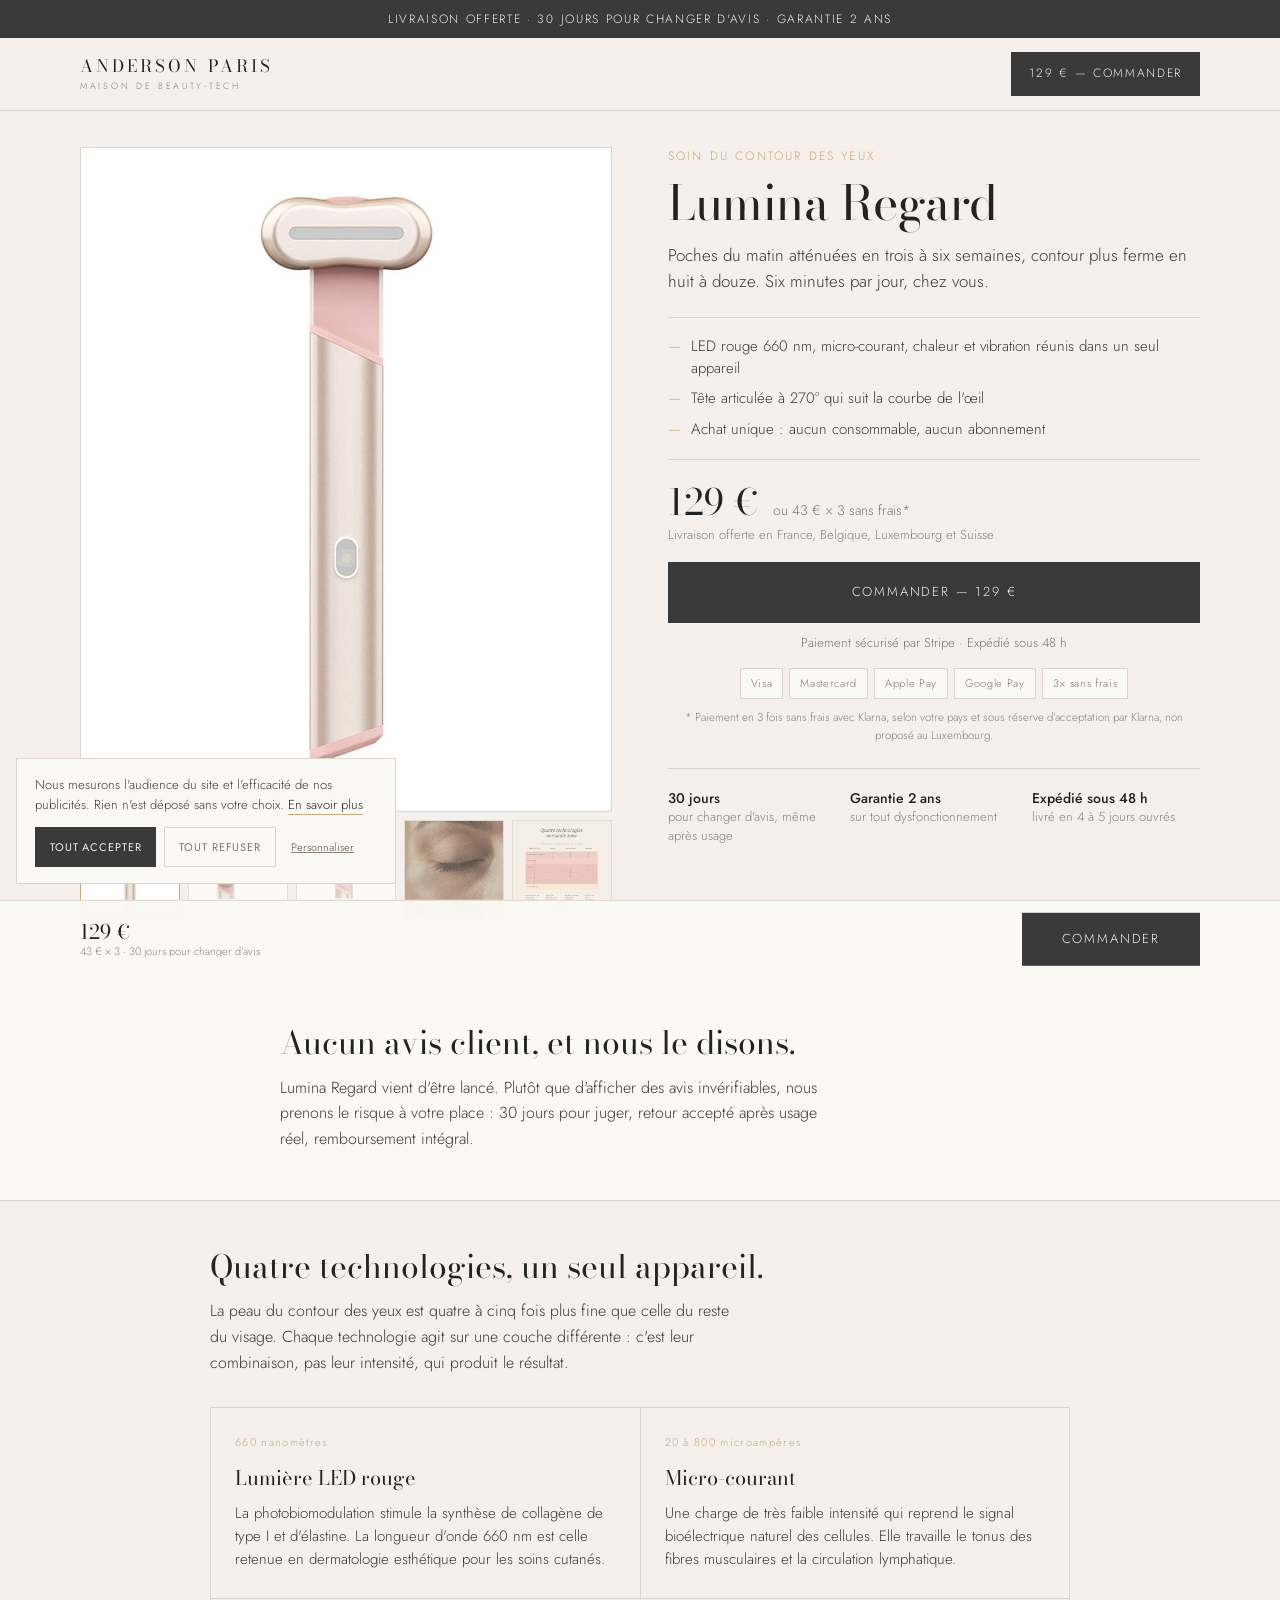
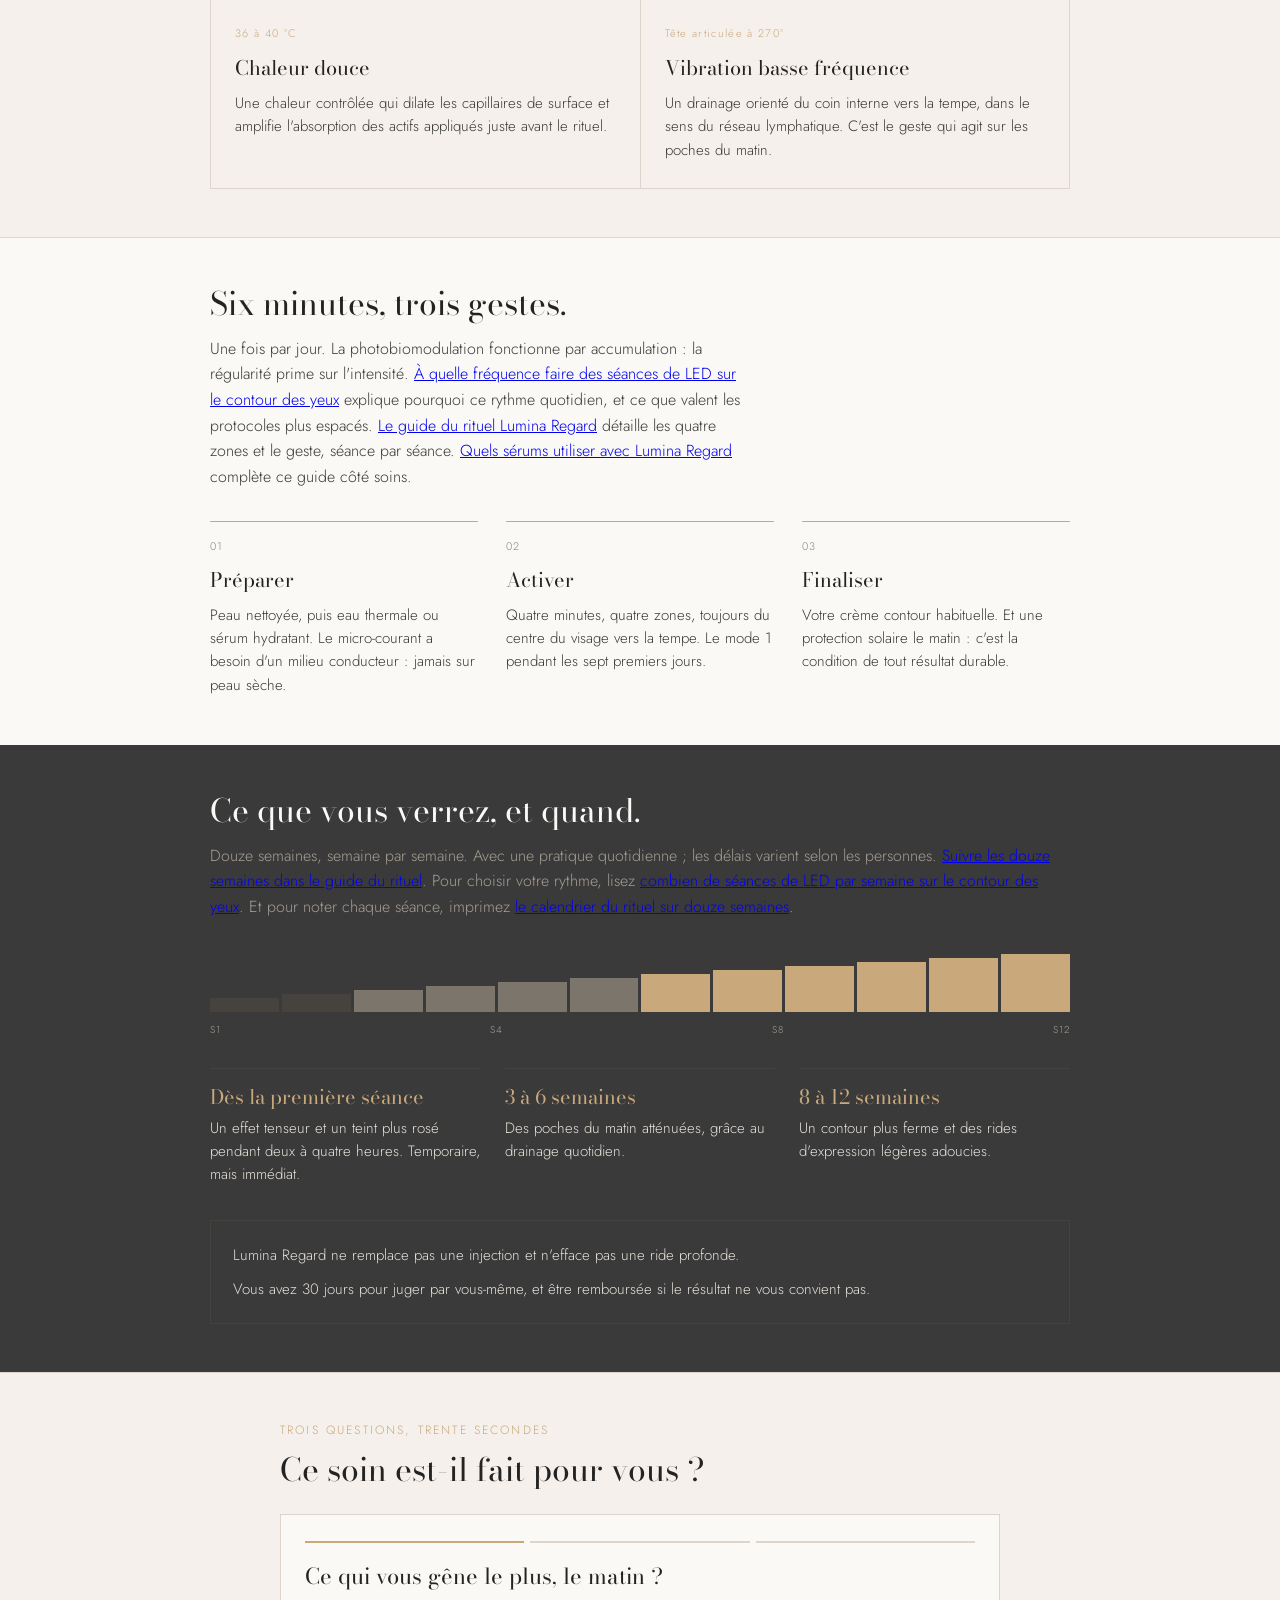
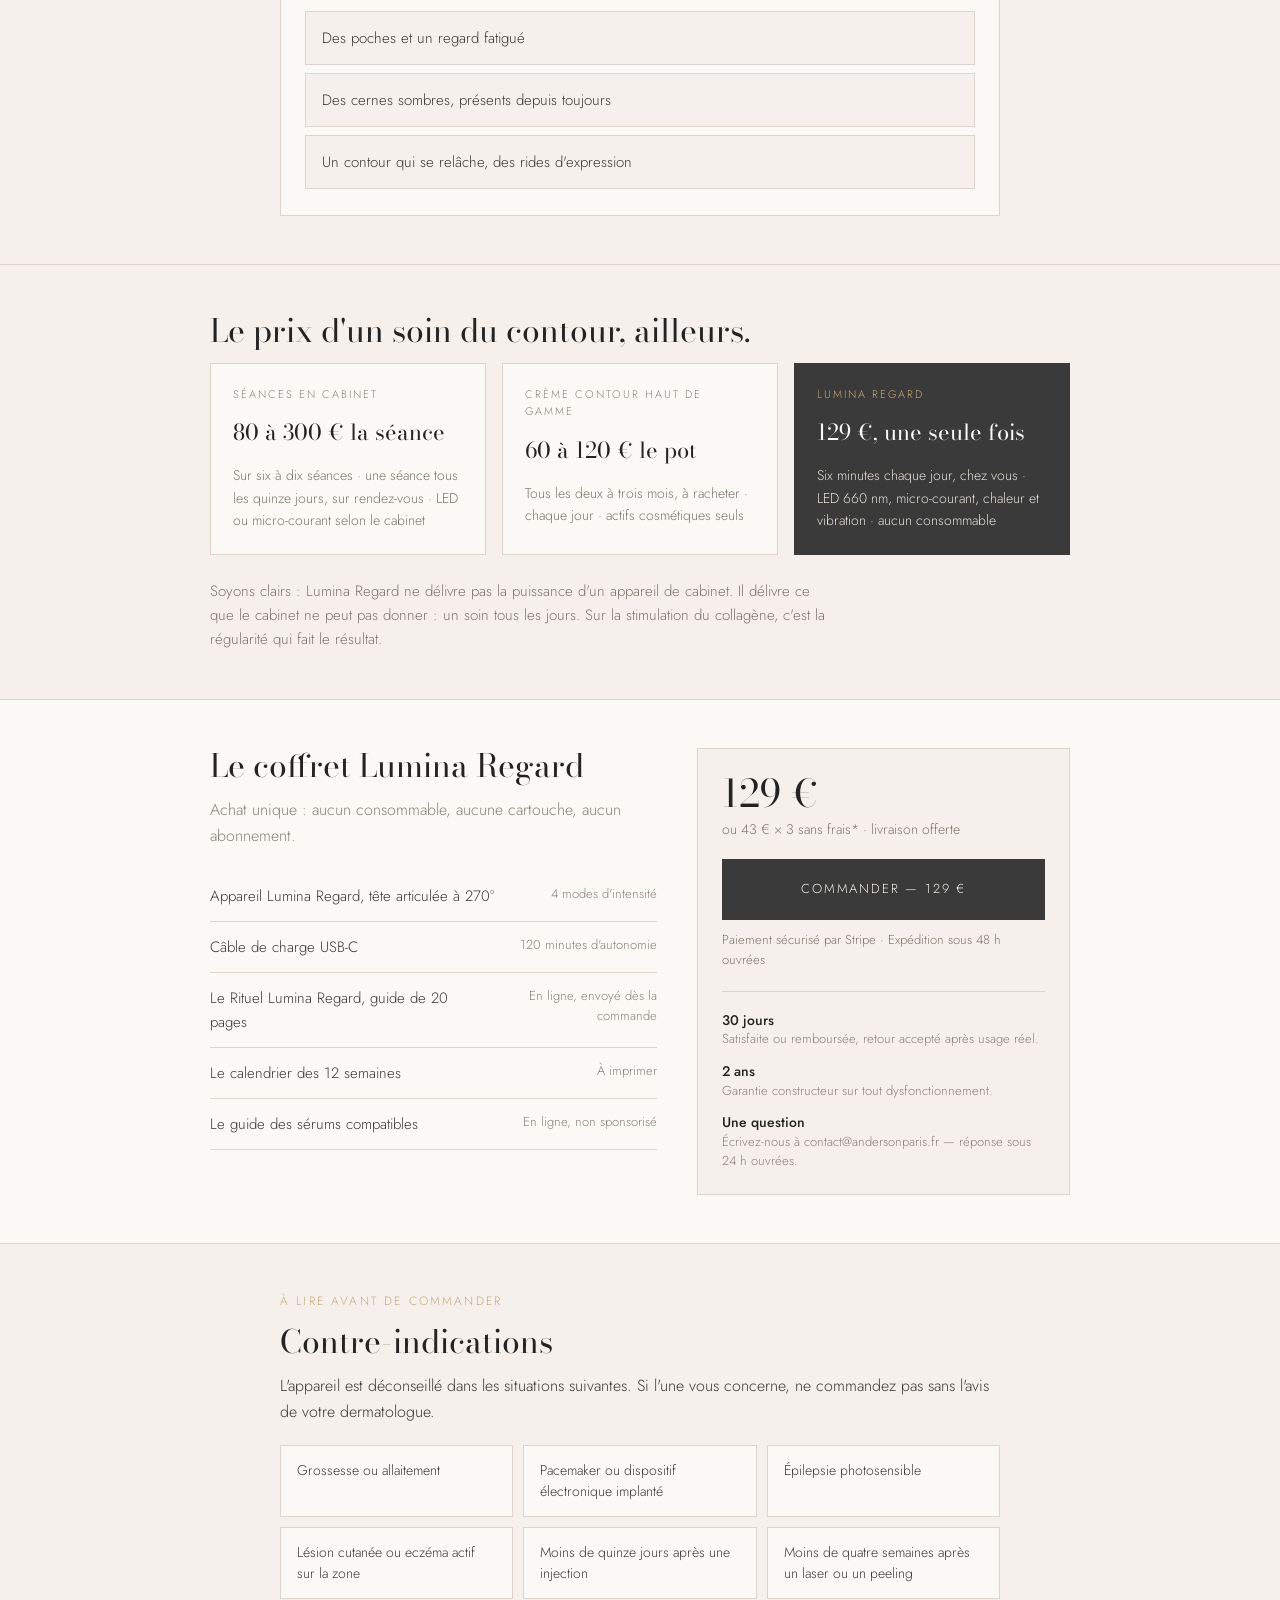
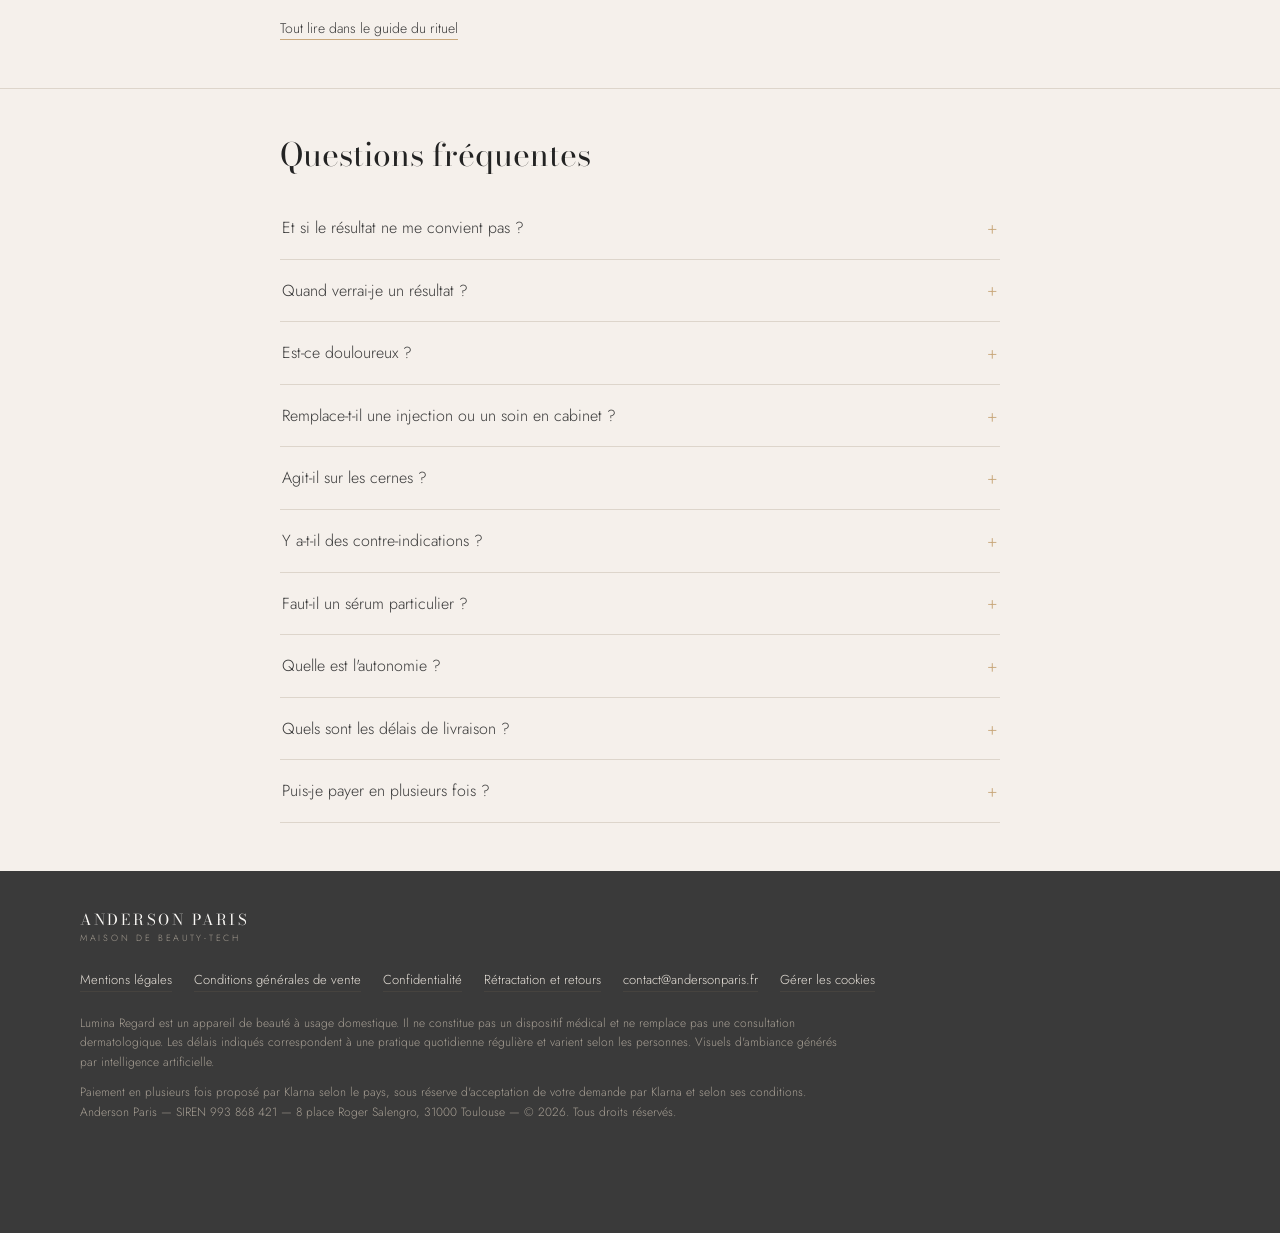
<file: index.html>
<!DOCTYPE html>
<html lang="fr">
<head>
<meta charset="utf-8">
<meta name="viewport" content="width=device-width, initial-scale=1, viewport-fit=cover">
<title>Appareil LED contour des yeux Lumina Regard | Anderson Paris</title>
<meta name="description" content="Appareil LED 660 nm et micro-courant pour le contour des yeux : un rituel de six minutes par jour. 129 €, livraison offerte, 30 jours pour changer d'avis.">
<link rel="canonical" href="https://www.andersonparis.fr/">
<meta property="og:title" content="Appareil LED contour des yeux Lumina Regard — Anderson Paris">
<meta property="og:description" content="Appareil LED 660 nm et micro-courant pour le contour des yeux : un rituel de six minutes par jour. 129 €, livraison offerte, 30 jours pour changer d'avis.">
<meta property="og:image" content="https://www.andersonparis.fr/images/lumina-regard-champagne.jpg">
<meta property="og:image:alt" content="Lumina Regard, appareil de soin du contour des yeux, finition champagne">
<meta property="og:url" content="https://www.andersonparis.fr/">
<meta property="og:type" content="product">
<meta property="og:locale" content="fr_FR">
<meta property="og:site_name" content="Anderson Paris">
<meta name="twitter:card" content="summary_large_image">
<link rel="icon" type="image/png" href="/images/favicon.png">
<link rel="preload" as="image" href="/images/lumina-regard-champagne.jpg" fetchpriority="high">
<link rel="preload" as="font" type="font/woff2" href="/polices/bodoni-moda-latin.woff2" crossorigin>
<link rel="preload" as="font" type="font/woff2" href="/polices/jost-latin.woff2" crossorigin>
<link rel="stylesheet" href="/polices/polices.css">
<script type="application/ld+json">
{
  "@context": "https://schema.org",
  "@graph": [
    {
      "@type": "Organization",
      "@id": "https://www.andersonparis.fr/#organisation",
      "name": "Anderson Paris",
      "url": "https://www.andersonparis.fr/",
      "logo": {
        "@type": "ImageObject",
        "url": "https://www.andersonparis.fr/images/logo-anderson.png"
      },
      "description": "Maison francaise de beauty-tech. Lumina Regard, appareil de soin du contour des yeux.",
      "email": "contact@andersonparis.fr",
      "address": {
        "@type": "PostalAddress",
        "addressCountry": "FR",
        "addressLocality": "Toulouse"
      },
      "contactPoint": {
        "@type": "ContactPoint",
        "contactType": "customer service",
        "email": "contact@andersonparis.fr",
        "availableLanguage": [
          "French"
        ],
        "areaServed": [
          "FR",
          "BE",
          "LU",
          "CH"
        ]
      }
    },
    {
      "@type": "WebSite",
      "@id": "https://www.andersonparis.fr/#site",
      "url": "https://www.andersonparis.fr/",
      "name": "Anderson Paris",
      "inLanguage": "fr-FR",
      "publisher": {
        "@id": "https://www.andersonparis.fr/#organisation"
      }
    },
    {
      "@type": "Product",
      "@id": "https://www.andersonparis.fr/#produit",
      "name": "Lumina Regard",
      "description": "Appareil de soin du contour des yeux : LED 660 nm, micro-courant, chaleur douce de 36 à 40 °C et vibration basse fréquence. Un rituel de six minutes par jour.",
      "image": [
        "https://www.andersonparis.fr/images/lumina-regard-champagne.jpg",
        "https://www.andersonparis.fr/images/lumina-regard-tete-270.jpg",
        "https://www.andersonparis.fr/images/lumina-regard-led-rouge.jpg"
      ],
      "brand": {
        "@type": "Brand",
        "name": "Anderson Paris",
        "@id": "https://www.andersonparis.fr/#organisation"
      },
      "offers": {
        "@type": "Offer",
        "url": "https://www.andersonparis.fr/",
        "price": "129",
        "priceCurrency": "EUR",
        "availability": "https://schema.org/InStock",
        "itemCondition": "https://schema.org/NewCondition",
        "shippingDetails": {
          "@type": "OfferShippingDetails",
          "shippingRate": {
            "@type": "MonetaryAmount",
            "value": "0",
            "currency": "EUR"
          },
          "shippingDestination": [
            {
              "@type": "DefinedRegion",
              "addressCountry": "FR"
            },
            {
              "@type": "DefinedRegion",
              "addressCountry": "BE"
            },
            {
              "@type": "DefinedRegion",
              "addressCountry": "LU"
            },
            {
              "@type": "DefinedRegion",
              "addressCountry": "CH"
            }
          ],
          "deliveryTime": {
            "@type": "ShippingDeliveryTime",
            "handlingTime": {
              "@type": "QuantitativeValue",
              "minValue": 0,
              "maxValue": 2,
              "unitCode": "DAY"
            },
            "transitTime": {
              "@type": "QuantitativeValue",
              "minValue": 4,
              "maxValue": 10,
              "unitCode": "DAY"
            }
          }
        },
        "hasMerchantReturnPolicy": {
          "@type": "MerchantReturnPolicy",
          "applicableCountry": [
            "FR",
            "BE",
            "LU",
            "CH"
          ],
          "returnPolicyCategory": "https://schema.org/MerchantReturnFiniteReturnWindow",
          "merchantReturnDays": 30,
          "returnMethod": "https://schema.org/ReturnByMail",
          "returnFees": "https://schema.org/ReturnShippingFees"
        }
      },
      "category": "Appareil de soin du contour des yeux",
      "audience": {
        "@type": "PeopleAudience",
        "suggestedMinAge": 25,
        "suggestedGender": "female"
      }
    },
    {
      "@type": "FAQPage",
      "@id": "https://www.andersonparis.fr/#faq",
      "mainEntity": [
        {
          "@type": "Question",
          "name": "Et si le résultat ne me convient pas ?",
          "acceptedAnswer": {
            "@type": "Answer",
            "text": "Vous disposez de 30 jours après réception pour demander un remboursement intégral, même après utilisation régulière. Le droit de rétractation légal de 14 jours s'applique par ailleurs de plein droit."
          }
        },
        {
          "@type": "Question",
          "name": "Quand verrai-je un résultat ?",
          "acceptedAnswer": {
            "@type": "Answer",
            "text": "Un effet éclat et tenseur est perceptible dès la première séance, mais il est temporaire. Les poches du matin s'atténuent après trois à six semaines. Les changements liés au collagène demandent huit à douze semaines de pratique quotidienne. Méfiez-vous de toute promesse de transformation en sept jours."
          }
        },
        {
          "@type": "Question",
          "name": "Est-ce douloureux ?",
          "acceptedAnswer": {
            "@type": "Answer",
            "text": "Non. Le micro-courant est de très faible intensité, entre 20 et 800 microampères, et la chaleur ne dépasse pas 40 °C. Un léger picotement peut être perçu aux intensités élevées : c'est pourquoi nous conseillons le mode 1 pendant les sept premiers jours."
          }
        },
        {
          "@type": "Question",
          "name": "Remplace-t-il une injection ou un soin en cabinet ?",
          "acceptedAnswer": {
            "@type": "Answer",
            "text": "Non. Lumina Regard ne remplace ni une injection d'acide hyaluronique ou de toxine botulique, ni la puissance d'un appareil de cabinet, et il n'efface pas une ride profonde installée de longue date. Il apporte ce que le cabinet ne peut pas offrir : un soin de six minutes, chaque jour, chez vous."
          }
        },
        {
          "@type": "Question",
          "name": "Agit-il sur les cernes ?",
          "acceptedAnswer": {
            "@type": "Answer",
            "text": "Sur les poches et l'aspect fatigué liés à la rétention d'eau, oui, grâce au drainage. Pas sur les cernes pigmentaires héréditaires, qui ne relèvent pas de la fatigue."
          }
        },
        {
          "@type": "Question",
          "name": "Y a-t-il des contre-indications ?",
          "acceptedAnswer": {
            "@type": "Answer",
            "text": "Oui. L'appareil est déconseillé en cas de grossesse ou d'allaitement, de pacemaker ou de dispositif électronique implanté, d'épilepsie photosensible, de lésion cutanée ou d'eczéma actif sur la zone. Attendez quinze jours après une injection, quatre semaines après un laser ou un peeling. En cas de doute, demandez l'avis de votre dermatologue."
          }
        },
        {
          "@type": "Question",
          "name": "Faut-il un sérum particulier ?",
          "acceptedAnswer": {
            "@type": "Answer",
            "text": "Un sérum à l'acide hyaluronique suffit, y compris à huit euros. Le micro-courant a besoin d'un milieu conducteur, rien de plus. Le guide des sérums compatibles détaille les compositions compatibles et celles à éviter, sans aucun partenariat commercial."
          }
        },
        {
          "@type": "Question",
          "name": "Quelle est l'autonomie ?",
          "acceptedAnswer": {
            "@type": "Answer",
            "text": "120 minutes par charge, soit une vingtaine de rituels de six minutes. La recharge se fait par câble USB-C, fourni dans le coffret."
          }
        },
        {
          "@type": "Question",
          "name": "Quels sont les délais de livraison ?",
          "acceptedAnswer": {
            "@type": "Answer",
            "text": "Expédition sous 48 heures ouvrées, livraison en 4 à 5 jours ouvrés en France métropolitaine, en Belgique, au Luxembourg et en Suisse (hors délais de dédouanement). Un numéro de suivi vous est transmis dès le départ du colis."
          }
        },
        {
          "@type": "Question",
          "name": "Puis-je payer en plusieurs fois ?",
          "acceptedAnswer": {
            "@type": "Answer",
            "text": "Oui, avec Klarna, selon votre pays et sous réserve d'acceptation par Klarna. Le paiement en 3 fois sans frais fait partie des options proposées au moment du paiement. Klarna n'est pas proposé au Luxembourg."
          }
        }
      ]
    }
  ]
}
</script>
<style>
:root{
  --albatre:#F5F0EB;
  --papier:#FBF9F6;
  --rose:#C9A87C;
  --anthracite:#3A3A3A;
  --encre:#232323;
  --ligne:#DDD5CB;
  --serif:"Bodoni Moda",Georgia,serif;
  --sans:"Jost",-apple-system,Helvetica,Arial,sans-serif;
}
*{box-sizing:border-box;margin:0;padding:0}
html{scroll-behavior:smooth}
@media (prefers-reduced-motion:reduce){html{scroll-behavior:auto}*{animation:none!important;transition:none!important}}
body{background:var(--albatre);color:var(--anthracite);font-family:var(--sans);font-weight:300;font-size:16px;line-height:1.6;-webkit-font-smoothing:antialiased}
img{max-width:100%}
.wrap{max-width:1200px;margin:0 auto;padding:0 40px}
.etroit{max-width:860px;margin:0 auto}
.tres-etroit{max-width:720px;margin:0 auto}
.surtitre{font-size:12px;letter-spacing:.18em;text-transform:uppercase;color:var(--rose)}
a:focus-visible,button:focus-visible,summary:focus-visible{outline:2px solid var(--rose);outline-offset:4px}

/* bandeau d'annonce */
.annonce{background:var(--anthracite);color:var(--albatre);font-size:12px;letter-spacing:.14em;text-transform:uppercase;text-align:center;padding:10px 20px;line-height:1.5}

/* header */
header{position:sticky;top:0;z-index:50;background:rgba(245,240,235,.96);border-bottom:1px solid var(--ligne)}
.bar{display:flex;align-items:center;justify-content:space-between;gap:16px;padding:14px 40px;max-width:1200px;margin:0 auto}
.marque{font-family:var(--serif);font-size:17px;letter-spacing:.18em;text-transform:uppercase;color:var(--encre);text-decoration:none;line-height:1.2}
.marque span{display:block;font-family:var(--sans);font-size:9px;letter-spacing:.3em;color:#8A8179;margin-top:4px}
.lien-achat{display:inline-flex;align-items:center;min-height:44px;background:var(--anthracite);color:var(--albatre);text-decoration:none;padding:0 18px;font-size:12px;letter-spacing:.14em;text-transform:uppercase;white-space:nowrap;transition:background .25s ease}
.lien-achat:hover{background:var(--rose)}

/* boutons */
.cta{display:block;text-align:center;background:var(--anthracite);color:var(--albatre);text-decoration:none;font-size:13px;letter-spacing:.14em;text-transform:uppercase;padding:20px;min-height:56px;transition:background .25s ease}
.cta:hover{background:var(--rose)}
.sous-cta{display:block;text-align:center;margin-top:10px;font-size:13px;color:#7E766C}

/* fiche produit */
.hero{display:grid;grid-template-columns:1fr 1fr;gap:56px;align-items:start;padding:36px 0 56px}
.hero>*{min-width:0}
.scene{position:relative;aspect-ratio:4/5;background:var(--papier);border:1px solid var(--ligne);overflow:hidden;touch-action:pan-y}
.scene img{position:absolute;inset:0;width:100%;height:100%;object-fit:cover;opacity:0;transition:opacity .25s ease}
.scene img.actif{opacity:1}
.vignettes{display:grid;grid-template-columns:repeat(5,1fr);gap:8px;margin-top:8px}
.vignettes button{padding:0;aspect-ratio:1/1;border:1px solid var(--ligne);background:var(--papier);overflow:hidden;cursor:pointer;opacity:.7;transition:opacity .2s ease}
.vignettes button[aria-current="true"]{opacity:1;border-color:var(--rose)}
.vignettes img{width:100%;height:100%;object-fit:cover;display:block}
.hero h1{font-family:var(--serif);font-weight:400;font-size:clamp(40px,4.4vw,48px);line-height:1.04;color:var(--encre);margin:12px 0 14px;letter-spacing:-.01em}
.promesse{font-size:17px;line-height:1.55;margin-bottom:22px;color:var(--anthracite)}
.puces{list-style:none;padding:18px 0;border-top:1px solid var(--ligne);border-bottom:1px solid var(--ligne);display:flex;flex-direction:column;gap:9px}
.puces li{display:flex;gap:10px;font-size:15px;line-height:1.45}
.puces li::before{content:"—";color:var(--rose)}
.ligne-prix{display:flex;align-items:baseline;flex-wrap:wrap;gap:4px 14px;margin:22px 0 4px}
.prix{font-family:var(--serif);font-size:36px;line-height:1.1;color:var(--encre)}
.fractionne{font-size:14px;color:#7E766C}
.livraison{font-size:13px;color:#8A8179;margin-bottom:16px}
.moyens{display:flex;flex-wrap:wrap;gap:6px;justify-content:center;margin-top:14px;list-style:none}
.moyens li{border:1px solid var(--ligne);background:var(--papier);padding:6px 10px;font-size:11px;letter-spacing:.06em;color:#7E766C}
.note-klarna{margin-top:10px;font-size:11.5px;line-height:1.5;color:#8A8179;text-align:center}
.rassurance{list-style:none;display:grid;grid-template-columns:repeat(3,1fr);gap:14px;margin-top:24px;padding-top:20px;border-top:1px solid var(--ligne)}
.rassurance li{font-size:13px;line-height:1.4;color:#8A8179}
.rassurance strong{display:block;font-weight:500;font-size:14px;color:var(--encre)}

/* sections */
section{padding:48px 0;border-top:1px solid var(--ligne)}
section.clair{background:var(--papier)}
h2{font-family:var(--serif);font-weight:400;font-size:clamp(26px,3vw,32px);line-height:1.12;color:var(--encre);margin-bottom:14px}
h3{font-family:var(--serif);font-weight:400;font-size:20px;color:var(--encre);margin-bottom:8px}
.intro{font-size:16px;line-height:1.6;max-width:540px;margin-bottom:32px}
.mesure{font-size:11px;letter-spacing:.12em;color:var(--rose);margin-bottom:10px}

/* aucun avis */
.sans-avis p{font-size:16px;line-height:1.6;max-width:62ch}

/* technologies */
.tech{display:grid;grid-template-columns:repeat(2,1fr);gap:1px;background:var(--ligne);border:1px solid var(--ligne)}
.tech .item{background:var(--albatre);padding:26px 24px}
.tech p{font-size:15px;line-height:1.55}

/* rituel */
.rituel{display:grid;grid-template-columns:repeat(3,1fr);gap:28px;counter-reset:acte}
.acte{border-top:1px solid var(--rose);padding-top:16px}
.acte::before{counter-increment:acte;content:counter(acte,decimal-leading-zero);display:block;font-size:11px;letter-spacing:.12em;color:#8A8179;margin-bottom:8px}
.acte p{font-size:15px;line-height:1.55}

/* calendrier des résultats — bloc sombre */
.calendrier{background:var(--anthracite);color:#E6E0D8;border-top:none}
.calendrier h2{color:var(--papier)}
.calendrier .intro{color:#A69E93;max-width:none}
.frise{display:grid;grid-template-columns:repeat(12,1fr);gap:3px;align-items:end;height:60px;margin-bottom:10px}
.frise span{display:block;height:58px;background:var(--rose)}
.frise span:nth-child(1){height:14px}.frise span:nth-child(2){height:18px}.frise span:nth-child(3){height:22px}.frise span:nth-child(4){height:26px}
.frise span:nth-child(5){height:30px}.frise span:nth-child(6){height:34px}.frise span:nth-child(7){height:38px}.frise span:nth-child(8){height:42px}
.frise span:nth-child(9){height:46px}.frise span:nth-child(10){height:50px}.frise span:nth-child(11){height:54px}
.frise span:nth-child(-n+6){background:#7C756C}
.frise span:nth-child(-n+2){background:#46433F}
.reperes{display:flex;justify-content:space-between;font-size:10px;letter-spacing:.1em;color:#A69E93;margin-bottom:30px}
.jalons{display:grid;grid-template-columns:repeat(3,1fr);gap:24px}
.jalon{border-top:1px solid #46433F;padding-top:16px}
.jalon .quand{font-family:var(--serif);font-size:20px;line-height:1.2;color:var(--rose)}
.jalon p{font-size:15px;line-height:1.55;margin-top:8px}
.limites{display:flex;flex-wrap:wrap;gap:20px;margin-top:34px;padding:22px;border:1px solid #46433F;font-size:15px;line-height:1.6}
.limites>*{flex:1 1 220px;min-width:0}
.limites p+p{margin-top:10px}
.avant-apres .libelle{font-size:11px;letter-spacing:.1em;color:#A69E93}
.avant-apres img{display:block;width:100%;aspect-ratio:16/9;object-fit:cover;margin-top:10px;border:1px solid #46433F}

/* diagnostic */
.diagnostic .surtitre{margin-bottom:12px}
.diagnostic h2{margin-bottom:26px}
.carte-quiz{background:var(--papier);border:1px solid var(--ligne);padding:26px 24px}
.progression{display:flex;gap:6px;margin-bottom:20px}
.progression span{height:2px;flex:1 1 0;background:var(--ligne)}
.progression span.fait{background:var(--rose)}
.question{font-family:var(--serif);font-size:22px;line-height:1.25;color:var(--encre);margin-bottom:20px}
.options{display:flex;flex-direction:column;gap:8px}
.options button{text-align:left;background:var(--albatre);border:1px solid var(--ligne);padding:15px 16px;font-family:var(--sans);font-weight:300;font-size:15px;color:var(--anthracite);cursor:pointer;min-height:48px}
.options button:hover{border-color:var(--rose)}
.resultat .etiquette{font-size:11px;letter-spacing:.2em;text-transform:uppercase;color:var(--rose)}
.resultat .titre{font-family:var(--serif);font-size:25px;line-height:1.2;color:var(--encre);margin:12px 0}
.resultat p{font-size:15px;line-height:1.6;margin-bottom:22px}
.actions{display:flex;flex-wrap:wrap;gap:10px}
.actions .cta{display:inline-flex;align-items:center;min-height:48px;padding:0 24px}
.recommencer{background:none;color:#7E766C;border:1px solid var(--ligne);padding:0 20px;min-height:48px;font-family:var(--sans);font-weight:300;font-size:14px;cursor:pointer}
.recommencer:hover{border-color:var(--anthracite);color:var(--anthracite)}

/* comparatif */
.cartes-prix{display:grid;grid-template-columns:repeat(3,1fr);gap:16px}
.carte-prix{border:1px solid var(--ligne);background:var(--papier);padding:22px}
.carte-prix .libelle{font-size:11px;letter-spacing:.18em;text-transform:uppercase;color:#8A8179}
.carte-prix .montant{font-family:var(--serif);font-size:22px;color:var(--encre);margin:12px 0 14px}
.carte-prix p{font-size:14px;line-height:1.6;color:#7E766C}
.carte-prix.nous{background:var(--anthracite);border-color:var(--anthracite)}
.carte-prix.nous .libelle{color:var(--rose)}
.carte-prix.nous .montant{color:var(--papier)}
.carte-prix.nous p{color:#E6E0D8}
.precision{font-size:15px;line-height:1.6;max-width:620px;margin-top:24px;color:#7E766C}

/* offre */
.offre-grille{display:grid;grid-template-columns:1.2fr 1fr;gap:40px;align-items:start}
.offre-grille>*{min-width:0}
.offre .intro{color:#8A8179;margin-bottom:22px}
.coffret{list-style:none}
.coffret li{display:flex;justify-content:space-between;gap:16px;padding:13px 0;border-bottom:1px solid var(--ligne);font-size:15px}
.coffret li span{color:#8A8179;font-size:13px;text-align:right}
.encadre-achat{border:1px solid var(--ligne);background:var(--albatre);padding:24px}
.encadre-achat .prix{font-size:38px}
.encadre-achat .fractionne{margin:4px 0 18px}
.encadre-achat .sous-cta{text-align:left}
.garanties{margin-top:20px;padding-top:18px;border-top:1px solid var(--ligne);display:flex;flex-direction:column;gap:12px}
.garanties div{font-size:13px;line-height:1.45;color:#8A8179}
.garanties strong{display:block;font-weight:500;font-size:14px;color:var(--encre)}

/* contre-indications */
.contre-indications{background:var(--albatre)}
.contre-indications .surtitre{margin-bottom:12px}
.situations{list-style:none;display:grid;grid-template-columns:repeat(3,1fr);gap:10px;margin-top:20px}
.situations li{background:var(--papier);border:1px solid var(--ligne);padding:14px 16px;font-size:14px;line-height:1.5}
.contre-indications .lien-guide{display:inline-block;margin-top:18px;font-size:14px;color:var(--anthracite);text-decoration:none;border-bottom:1px solid var(--rose)}

/* faq */
.faq h2{margin-bottom:24px}
details{border-bottom:1px solid var(--ligne)}
summary{cursor:pointer;padding:18px 2px;min-height:52px;font-size:16px;color:var(--anthracite);list-style:none;display:flex;justify-content:space-between;gap:16px;align-items:center}
summary:hover{color:var(--rose)}
summary::-webkit-details-marker{display:none}
summary::after{content:"+";color:var(--rose);font-size:18px;line-height:1;flex:0 0 auto}
details[open] summary::after{content:"−"}
details p{padding:0 2px 20px;font-size:15px;line-height:1.65;max-width:600px}

/* footer */
footer{background:var(--anthracite);color:#E6E0D8;padding:40px 0 32px;font-size:13px}
footer .marque{color:var(--papier);font-size:15px}
footer .marque span{color:#A69E93}
footer a{color:#E6E0D8;text-decoration:none;border-bottom:1px solid #46433F}
footer a:hover{color:var(--rose)}
.fnav{display:flex;flex-wrap:wrap;gap:8px 22px;margin:26px 0 22px}
.legal{font-size:12px;line-height:1.65;color:#A69E93;max-width:760px}
.legal+.legal{margin-top:10px}
.lien-cookies{background:none;border:none;border-bottom:1px solid #46433F;color:#E6E0D8;font:inherit;cursor:pointer;padding:0}
.lien-cookies:hover{color:var(--rose)}

/* bandeau de consentement */
[hidden]{display:none!important}
.consentement{position:fixed;left:16px;bottom:calc(16px + env(safe-area-inset-bottom,0px));z-index:70;width:calc(100% - 32px);max-width:380px;background:var(--papier);border:1px solid var(--ligne);padding:16px 18px}
.consentement p{font-size:13px;line-height:1.55;margin-bottom:12px}
.consentement p a{color:var(--encre);text-decoration:none;border-bottom:1px solid var(--rose)}
.consentement .choix{display:flex;flex-direction:column;gap:8px;margin-bottom:12px;font-size:13px}
.consentement label{display:flex;align-items:center;gap:10px;cursor:pointer}
.consentement input{accent-color:var(--anthracite)}
.consentement .boutons{display:flex;flex-wrap:wrap;gap:8px}
.consentement button{font-family:var(--sans);font-weight:400;font-size:11px;letter-spacing:.08em;text-transform:uppercase;padding:10px 14px;min-height:40px;cursor:pointer;background:var(--anthracite);color:var(--albatre);border:1px solid var(--anthracite)}
.consentement button.secondaire{background:none;color:#7E766C;border-color:var(--ligne)}
.consentement button.discret{background:none;border-color:transparent;color:#8A8179;text-decoration:underline;text-transform:none;letter-spacing:0;padding:10px 6px}
.consentement button:hover{border-color:var(--rose)}

/* barre d'achat fixe */
.barre-achat{position:fixed;left:0;right:0;bottom:0;z-index:60;background:rgba(251,249,246,.97);border-top:1px solid var(--ligne);padding:12px 0 calc(12px + env(safe-area-inset-bottom,0px));transform:translateY(100%);transition:transform .3s ease}
.barre-achat.visible{transform:translateY(0)}
.barre-achat .wrap{display:flex;align-items:center;gap:14px}
.barre-achat .ba-prix{font-family:var(--serif);font-size:20px;line-height:1;color:var(--encre);min-width:0}
.barre-achat .ba-prix em{display:block;font-family:var(--sans);font-style:normal;font-size:11px;color:#8A8179;margin-top:4px;white-space:nowrap;overflow:hidden;text-overflow:ellipsis}
.barre-achat .cta{margin-left:auto;padding:16px 40px;min-height:52px}
footer{padding-bottom:calc(110px + env(safe-area-inset-bottom,0px))}

@media (max-width:860px){
  .wrap{padding:0 20px}
  .bar{padding:12px 20px}
  .marque span{letter-spacing:.18em;white-space:nowrap}
  .annonce{font-size:11px;letter-spacing:.1em;padding:9px 12px}
  .hero{grid-template-columns:1fr;gap:40px;padding:28px 0 40px}
  .rassurance{grid-template-columns:repeat(2,1fr)}
  section{padding:44px 0}
  .tech,.rituel,.jalons,.cartes-prix,.offre-grille,.situations{grid-template-columns:1fr}
  .rituel{gap:26px}
  .offre-grille{gap:32px}
  .coffret li span{white-space:nowrap}
  .barre-achat .cta{flex:1 1 auto;margin-left:0;padding:16px}
  /* La barre fixe recouvre le bas de page : on libere sa hauteur. */
  body{padding-bottom:88px}
  .barre-achat .ba-prix{font-size:18px;white-space:nowrap}
  .barre-achat .ba-prix em{font-size:11px;display:block;margin-top:2px}
  /* Cibles tactiles : 44 px minimum sous le doigt. */
  details summary{min-height:44px;display:flex;align-items:center}
  .liens a,footer a{display:inline-block;padding:6px 0}
}
</style>
</head>
<body>

<div class="annonce">Livraison offerte · 30 jours pour changer d'avis · Garantie 2 ans</div>

<header>
  <div class="bar">
    <a class="marque" href="/">Anderson Paris<span>Maison de beauty-tech</span></a>
    <a class="lien-achat" data-cta href="#offre">129 € — Commander</a>
  </div>
</header>

<main>
  <div class="wrap">
    <div class="hero">
      <div class="galerie">
        <!-- Pour ajouter une photo : la déposer dans /images puis ajouter une balise image ici. Les vignettes se créent seules. -->
        <div class="scene" aria-label="Photos de Lumina Regard">
          <img class="actif" src="/images/lumina-regard-champagne.jpg" alt="Lumina Regard, appareil de soin du contour des yeux, finition champagne" width="1200" height="1200">
          <img src="/images/lumina-regard-tete-270.jpg" alt="Tête de soin articulée à 270° pour épouser le contour de l'œil" width="1200" height="1200" loading="lazy">
          <img src="/images/lumina-regard-led-rouge.jpg" alt="Tête de soin avec la LED rouge allumée" width="1200" height="1200" loading="lazy">
          <img src="/images/hero-regard.jpg" alt="Gros plan sur le contour de l'œil" width="680" height="850" loading="lazy">
          <img src="/images/schema-technologies.png" alt="Profondeur d'action des quatre technologies de Lumina Regard dans les couches de la peau" width="760" height="760" loading="lazy">
        </div>
        <div class="vignettes"></div>
      </div>

      <div class="achat">
        <p class="surtitre">Soin du contour des yeux</p>
        <h1>Lumina Regard</h1>
        <p class="promesse">Poches du matin atténuées en trois à six semaines, contour plus ferme en huit à douze. Six minutes par jour, chez vous.</p>
        <ul class="puces">
          <li>LED rouge 660 nm, micro-courant, chaleur et vibration réunis dans un seul appareil</li>
          <li>Tête articulée à 270° qui suit la courbe de l'œil</li>
          <li>Achat unique : aucun consommable, aucun abonnement</li>
        </ul>
        <div class="ligne-prix">
          <p class="prix">129 €</p>
          <p class="fractionne">ou 43 € × 3 sans frais*</p>
        </div>
        <p class="livraison">Livraison offerte en France, Belgique, Luxembourg et Suisse</p>
        <a class="cta" data-cta href="#offre">Commander — 129 €</a>
        <span class="sous-cta">Paiement sécurisé par Stripe · Expédié sous 48 h</span>
        <ul class="moyens" aria-label="Moyens de paiement acceptés">
          <li>Visa</li><li>Mastercard</li><li>Apple Pay</li><li>Google Pay</li><li>3× sans frais</li>
        </ul>
        <p class="note-klarna">* Paiement en 3 fois sans frais avec Klarna, selon votre pays et sous réserve d'acceptation par Klarna, non proposé au Luxembourg.</p>
        <ul class="rassurance">
          <li><strong>30 jours</strong>pour changer d'avis, même après usage</li>
          <li><strong>Garantie 2 ans</strong>sur tout dysfonctionnement</li>
          <li><strong>Expédié sous 48 h</strong>livré en 4 à 5 jours ouvrés</li>
        </ul>
      </div>
    </div>
  </div>

  <section class="clair sans-avis">
    <div class="wrap">
      <div class="tres-etroit">
        <h2>Aucun avis client, et nous le disons.</h2>
        <p>Lumina Regard vient d'être lancé. Plutôt que d'afficher des avis invérifiables, nous prenons le risque à votre place : 30 jours pour juger, retour accepté après usage réel, remboursement intégral.</p>
      </div>
    </div>
  </section>

  <section>
    <div class="wrap">
      <div class="etroit">
        <h2>Quatre technologies, un seul appareil.</h2>
        <p class="intro">La peau du contour des yeux est quatre à cinq fois plus fine que celle du reste du visage. Chaque technologie agit sur une couche différente : c'est leur combinaison, pas leur intensité, qui produit le résultat.</p>
        <div class="tech">
          <div class="item">
            <div class="mesure">660 nanomètres</div>
            <h3>Lumière LED rouge</h3>
            <p>La photobiomodulation stimule la synthèse de collagène de type I et d'élastine. La longueur d'onde 660 nm est celle retenue en dermatologie esthétique pour les soins cutanés.</p>
          </div>
          <div class="item">
            <div class="mesure">20 à 800 microampères</div>
            <h3>Micro-courant</h3>
            <p>Une charge de très faible intensité qui reprend le signal bioélectrique naturel des cellules. Elle travaille le tonus des fibres musculaires et la circulation lymphatique.</p>
          </div>
          <div class="item">
            <div class="mesure">36 à 40 °C</div>
            <h3>Chaleur douce</h3>
            <p>Une chaleur contrôlée qui dilate les capillaires de surface et amplifie l'absorption des actifs appliqués juste avant le rituel.</p>
          </div>
          <div class="item">
            <div class="mesure">Tête articulée à 270°</div>
            <h3>Vibration basse fréquence</h3>
            <p>Un drainage orienté du coin interne vers la tempe, dans le sens du réseau lymphatique. C'est le geste qui agit sur les poches du matin.</p>
          </div>
        </div>
      </div>
    </div>
  </section>

  <section class="clair">
    <div class="wrap">
      <div class="etroit">
        <h2>Six minutes, trois gestes.</h2>
        <p class="intro">Une fois par jour. La photobiomodulation fonctionne par accumulation : la régularité prime sur l'intensité. <a href="/frequence-led-contour-des-yeux">À quelle fréquence faire des séances de LED sur le contour des yeux</a> explique pourquoi ce rythme quotidien, et ce que valent les protocoles plus espacés. <a href="/guide-rituel">Le guide du rituel Lumina Regard</a> détaille les quatre zones et le geste, séance par séance. <a href="/guide-serums">Quels sérums utiliser avec Lumina Regard</a> complète ce guide côté soins.</p>
        <div class="rituel">
          <div class="acte">
            <h3>Préparer</h3>
            <p>Peau nettoyée, puis eau thermale ou sérum hydratant. Le micro-courant a besoin d'un milieu conducteur : jamais sur peau sèche.</p>
          </div>
          <div class="acte">
            <h3>Activer</h3>
            <p>Quatre minutes, quatre zones, toujours du centre du visage vers la tempe. Le mode 1 pendant les sept premiers jours.</p>
          </div>
          <div class="acte">
            <h3>Finaliser</h3>
            <p>Votre crème contour habituelle. Et une protection solaire le matin : c'est la condition de tout résultat durable.</p>
          </div>
        </div>
      </div>
    </div>
  </section>

  <section class="calendrier">
    <div class="wrap">
      <div class="etroit">
        <h2>Ce que vous verrez, et quand.</h2>
        <p class="intro">Douze semaines, semaine par semaine. Avec une pratique quotidienne ; les délais varient selon les personnes. <a href="/guide-rituel#douze-semaines">Suivre les douze semaines dans le guide du rituel</a>. Pour choisir votre rythme, lisez <a href="/frequence-led-contour-des-yeux">combien de séances de LED par semaine sur le contour des yeux</a>. Et pour noter chaque séance, imprimez <a href="/calendrier-rituel">le calendrier du rituel sur douze semaines</a>.</p>
        <div class="frise" aria-hidden="true"><span></span><span></span><span></span><span></span><span></span><span></span><span></span><span></span><span></span><span></span><span></span><span></span></div>
        <div class="reperes" aria-hidden="true"><span>S1</span><span>S4</span><span>S8</span><span>S12</span></div>
        <div class="jalons">
          <div class="jalon">
            <div class="quand">Dès la première séance</div>
            <p>Un effet tenseur et un teint plus rosé pendant deux à quatre heures. Temporaire, mais immédiat.</p>
          </div>
          <div class="jalon">
            <div class="quand">3 à 6 semaines</div>
            <p>Des poches du matin atténuées, grâce au drainage quotidien.</p>
          </div>
          <div class="jalon">
            <div class="quand">8 à 12 semaines</div>
            <p>Un contour plus ferme et des rides d'expression légères adoucies.</p>
          </div>
        </div>
        <div class="limites">
          <figure class="avant-apres" hidden>
            <figcaption class="libelle">Avant / après</figcaption>
          </figure>
          <div>
            <p>Lumina Regard ne remplace pas une injection et n'efface pas une ride profonde.</p>
            <p>Vous avez 30 jours pour juger par vous-même, et être remboursée si le résultat ne vous convient pas.</p>
          </div>
        </div>
      </div>
    </div>
  </section>

  <section class="diagnostic">
    <div class="wrap">
      <div class="tres-etroit">
        <p class="surtitre">Trois questions, trente secondes</p>
        <h2>Ce soin est-il fait pour vous ?</h2>
        <div class="carte-quiz" aria-live="polite">
          <div class="quiz">
            <div class="progression"><span></span><span></span><span></span></div>
            <p class="question"></p>
            <div class="options"></div>
          </div>
          <div class="resultat" hidden>
            <p class="etiquette"></p>
            <p class="titre"></p>
            <p class="corps"></p>
            <div class="actions">
              <a class="cta" data-cta href="#offre">Commander — 129 €</a>
              <button type="button" class="recommencer">Recommencer</button>
            </div>
          </div>
        </div>
      </div>
    </div>
  </section>

  <section>
    <div class="wrap">
      <div class="etroit">
        <h2>Le prix d'un soin du contour, ailleurs.</h2>
        <div class="cartes-prix">
          <div class="carte-prix">
            <p class="libelle">Séances en cabinet</p>
            <p class="montant">80 à 300 € la séance</p>
            <p>Sur six à dix séances · une séance tous les quinze jours, sur rendez-vous · LED ou micro-courant selon le cabinet</p>
          </div>
          <div class="carte-prix">
            <p class="libelle">Crème contour haut de gamme</p>
            <p class="montant">60 à 120 € le pot</p>
            <p>Tous les deux à trois mois, à racheter · chaque jour · actifs cosmétiques seuls</p>
          </div>
          <div class="carte-prix nous">
            <p class="libelle">Lumina Regard</p>
            <p class="montant">129 €, une seule fois</p>
            <p>Six minutes chaque jour, chez vous · LED 660 nm, micro-courant, chaleur et vibration · aucun consommable</p>
          </div>
        </div>
        <p class="precision">Soyons clairs : Lumina Regard ne délivre pas la puissance d'un appareil de cabinet. Il délivre ce que le cabinet ne peut pas donner : un soin tous les jours. Sur la stimulation du collagène, c'est la régularité qui fait le résultat.</p>
      </div>
    </div>
  </section>

  <section class="clair offre" id="offre">
    <div class="wrap">
      <div class="etroit offre-grille">
        <div>
          <h2>Le coffret Lumina Regard</h2>
          <p class="intro">Achat unique : aucun consommable, aucune cartouche, aucun abonnement.</p>
          <ul class="coffret">
            <li>Appareil Lumina Regard, tête articulée à 270°<span>4 modes d'intensité</span></li>
            <li>Câble de charge USB-C<span>120 minutes d'autonomie</span></li>
            <li>Le Rituel Lumina Regard, guide de 20 pages<span>En ligne, envoyé dès la commande</span></li>
            <li>Le calendrier des 12 semaines<span>À imprimer</span></li>
            <li>Le guide des sérums compatibles<span>En ligne, non sponsorisé</span></li>
          </ul>
        </div>
        <div class="encadre-achat">
          <p class="prix">129 €</p>
          <p class="fractionne">ou 43 € × 3 sans frais* · livraison offerte</p>
          <a class="cta" data-cta href="#offre">Commander — 129 €</a>
          <span class="sous-cta">Paiement sécurisé par Stripe · Expédition sous 48 h ouvrées</span>
          <div class="garanties">
            <div><strong>30 jours</strong>Satisfaite ou remboursée, retour accepté après usage réel.</div>
            <div><strong>2 ans</strong>Garantie constructeur sur tout dysfonctionnement.</div>
            <div><strong>Une question</strong>Écrivez-nous à contact@andersonparis.fr — réponse sous 24 h ouvrées.</div>
          </div>
        </div>
      </div>
    </div>
  </section>

  <section class="contre-indications">
    <div class="wrap">
      <div class="tres-etroit">
        <p class="surtitre">À lire avant de commander</p>
        <h2>Contre-indications</h2>
        <p>L'appareil est déconseillé dans les situations suivantes. Si l'une vous concerne, ne commandez pas sans l'avis de votre dermatologue.</p>
        <ul class="situations">
          <li>Grossesse ou allaitement</li>
          <li>Pacemaker ou dispositif électronique implanté</li>
          <li>Épilepsie photosensible</li>
          <li>Lésion cutanée ou eczéma actif sur la zone</li>
          <li>Moins de quinze jours après une injection</li>
          <li>Moins de quatre semaines après un laser ou un peeling</li>
        </ul>
        <a class="lien-guide" href="/guide-rituel#contre-indications">Tout lire dans le guide du rituel</a>
      </div>
    </div>
  </section>

  <section class="faq">
    <div class="wrap">
      <div class="tres-etroit">
        <h2>Questions fréquentes</h2>
        <details><summary>Et si le résultat ne me convient pas ?</summary>
          <p>Vous disposez de 30 jours après réception pour demander un remboursement intégral, même après utilisation régulière. Le droit de rétractation légal de 14 jours s'applique par ailleurs de plein droit.</p></details>
        <details><summary>Quand verrai-je un résultat ?</summary>
          <p>Un effet éclat et tenseur est perceptible dès la première séance, mais il est temporaire. Les poches du matin s'atténuent après trois à six semaines. Les changements liés au collagène demandent huit à douze semaines de pratique quotidienne. Méfiez-vous de toute promesse de transformation en sept jours.</p></details>
        <details><summary>Est-ce douloureux ?</summary>
          <p>Non. Le micro-courant est de très faible intensité, entre 20 et 800 microampères, et la chaleur ne dépasse pas 40 °C. Un léger picotement peut être perçu aux intensités élevées : c'est pourquoi nous conseillons le mode 1 pendant les sept premiers jours.</p></details>
        <details><summary>Remplace-t-il une injection ou un soin en cabinet ?</summary>
          <p>Non. Lumina Regard ne remplace ni une injection d'acide hyaluronique ou de toxine botulique, ni la puissance d'un appareil de cabinet, et il n'efface pas une ride profonde installée de longue date. Il apporte ce que le cabinet ne peut pas offrir : un soin de six minutes, chaque jour, chez vous.</p></details>
        <details><summary>Agit-il sur les cernes ?</summary>
          <p>Sur les poches et l'aspect fatigué liés à la rétention d'eau, oui, grâce au drainage. Pas sur les cernes pigmentaires héréditaires, qui ne relèvent pas de la fatigue.</p></details>
        <details><summary>Y a-t-il des contre-indications ?</summary>
          <p>Oui. L'appareil est déconseillé en cas de grossesse ou d'allaitement, de pacemaker ou de dispositif électronique implanté, d'épilepsie photosensible, de lésion cutanée ou d'eczéma actif sur la zone. Attendez quinze jours après une injection, quatre semaines après un laser ou un peeling. En cas de doute, demandez l'avis de votre dermatologue.</p></details>
        <details><summary>Faut-il un sérum particulier ?</summary>
          <p>Un sérum à l'acide hyaluronique suffit, y compris à huit euros. Le micro-courant a besoin d'un milieu conducteur, rien de plus. Le guide des sérums compatibles détaille les compositions compatibles et celles à éviter, sans aucun partenariat commercial.</p></details>
        <details><summary>Quelle est l'autonomie ?</summary>
          <p>120 minutes par charge, soit une vingtaine de rituels de six minutes. La recharge se fait par câble USB-C, fourni dans le coffret.</p></details>
        <details><summary>Quels sont les délais de livraison ?</summary>
          <p>Expédition sous 48 heures ouvrées, livraison en 4 à 5 jours ouvrés en France métropolitaine, en Belgique, au Luxembourg et en Suisse (hors délais de dédouanement). Un numéro de suivi vous est transmis dès le départ du colis.</p></details>
        <details><summary>Puis-je payer en plusieurs fois ?</summary>
          <p>Oui, avec Klarna, selon votre pays et sous réserve d'acceptation par Klarna. Le paiement en 3 fois sans frais fait partie des options proposées au moment du paiement. Klarna n'est pas proposé au Luxembourg.</p></details>
      </div>
    </div>
  </section>
</main>

<footer>
  <div class="wrap">
    <div class="marque">Anderson Paris<span>Maison de beauty-tech</span></div>
    <div class="fnav">
      <a href="/mentions-legales">Mentions légales</a>
      <a href="/cgv">Conditions générales de vente</a>
      <a href="/confidentialite">Confidentialité</a>
      <a href="/retractation">Rétractation et retours</a>
      <a href="mailto:contact@andersonparis.fr">contact@andersonparis.fr</a>
      <button type="button" class="lien-cookies" hidden>Gérer les cookies</button>
    </div>
    <p class="legal">Lumina Regard est un appareil de beauté à usage domestique. Il ne constitue pas un dispositif médical et ne remplace pas une consultation dermatologique. Les délais indiqués correspondent à une pratique quotidienne régulière et varient selon les personnes. Visuels d'ambiance générés par intelligence artificielle.</p>
    <p class="legal">Paiement en plusieurs fois proposé par Klarna selon le pays, sous réserve d'acceptation de votre demande par Klarna et selon ses conditions. Anderson Paris — SIREN 993 868 421 — 8 place Roger Salengro, 31000 Toulouse — © 2026. Tous droits réservés.</p>
  </div>
</footer>

<div class="consentement" role="dialog" aria-label="Choix des cookies" hidden>
  <p>Nous mesurons l'audience du site et l'efficacité de nos publicités. Rien n'est déposé sans votre choix. <a href="/confidentialite">En savoir plus</a></p>
  <div class="choix" hidden>
    <label><input type="checkbox" name="audience"> Mesure d'audience — PostHog</label>
    <label><input type="checkbox" name="publicite"> Publicité — pixel Meta</label>
  </div>
  <div class="boutons">
    <button type="button" data-choix="accepter">Tout accepter</button>
    <button type="button" class="secondaire" data-choix="refuser">Tout refuser</button>
    <button type="button" class="discret" data-choix="personnaliser">Personnaliser</button>
  </div>
</div>

<div class="barre-achat" aria-hidden="true">
  <div class="wrap">
    <p class="ba-prix">129 €<em>43 € × 3 · 30 jours pour changer d'avis</em></p>
    <a class="cta" data-cta href="#offre" tabindex="-1">Commander</a>
  </div>
</div>

<script src="/suivi.js"></script>
<script src="/consentement.js"></script>
<script>
// Lien de paiement Stripe : seule adresse d'achat, jamais collée dans le HTML.
const LIEN_PAIEMENT = "https://buy.stripe.com/eVq6oH3x56J77n1bNH7ok00";
document.querySelectorAll("[data-cta]").forEach(function(el){
  el.href = LIEN_PAIEMENT;
});

// Photo avant / après : déposer le fichier dans /images puis indiquer son adresse ici pour afficher le bloc.
const PHOTO_AVANT_APRES = "";
(function(){
  var avantApres = document.querySelector(".avant-apres");
  if(avantApres && PHOTO_AVANT_APRES){
    var photo = document.createElement("img");
    photo.src = PHOTO_AVANT_APRES; photo.alt = "Contour des yeux avant et après douze semaines de rituel"; photo.width = 1600; photo.height = 900; photo.loading = "lazy";
    avantApres.appendChild(photo);
    avantApres.hidden = false;
  }
})();

// Achat : signale le début du paiement à Meta et Google (si consentement).
document.querySelectorAll("[data-cta]").forEach(function(el){
  el.addEventListener("click", function(){
    if(el.href.indexOf("https://buy.stripe.com/") === 0) Suivi.evenement("InitiateCheckout", "begin_checkout");
  });
});

// Vue produit : la page d'accueil EST la fiche produit. Envoyé à PostHog seul —
// Meta et Google reçoivent déjà leur PageView au chargement du traceur.
Suivi.vueProduit();

// Galerie : une grande photo en fondu, une vignette par photo, balayage au doigt sur mobile.
(function(){
  var scene = document.querySelector(".scene");
  var vignettes = document.querySelector(".vignettes");
  if(!scene || !vignettes) return;
  var photos = [].slice.call(scene.querySelectorAll("img"));
  var actif = 0;
  var boutons = photos.map(function(photo, i){
    var b = document.createElement("button");
    b.type = "button";
    b.setAttribute("aria-label", "Photo " + (i + 1) + " : " + photo.alt);
    var mini = document.createElement("img");
    mini.src = photo.getAttribute("src"); mini.alt = ""; mini.width = 96; mini.height = 96; mini.loading = "lazy";
    b.appendChild(mini);
    b.addEventListener("click", function(){ montrer(i); });
    vignettes.appendChild(b);
    return b;
  });
  function montrer(i){
    actif = (i + photos.length) % photos.length;
    photos.forEach(function(p, j){ p.classList.toggle("actif", j === actif); });
    boutons.forEach(function(b, j){ b.setAttribute("aria-current", j === actif ? "true" : "false"); });
  }
  var depart = null;
  scene.addEventListener("touchstart", function(e){ depart = e.touches[0].clientX; }, { passive: true });
  scene.addEventListener("touchend", function(e){
    if(depart === null) return;
    var ecart = e.changedTouches[0].clientX - depart;
    if(Math.abs(ecart) > 40) montrer(actif + (ecart < 0 ? 1 : -1));
    depart = null;
  });
  montrer(0);
})();

// Diagnostic en trois questions : il déconseille l'achat en cas de contre-indication.
(function(){
  var bloc = document.querySelector(".carte-quiz");
  if(!bloc) return;
  var quiz = [
    { q: "Ce qui vous gêne le plus, le matin ?", options: ["Des poches et un regard fatigué", "Des cernes sombres, présents depuis toujours", "Un contour qui se relâche, des rides d'expression"] },
    { q: "L'une de ces situations vous concerne-t-elle ?", options: ["Grossesse ou allaitement", "Pacemaker ou implant électronique", "Épilepsie photosensible", "Aucune de ces situations"] },
    { q: "Six minutes par jour, c'est tenable pour vous ?", options: ["Oui, chaque jour", "Trois à quatre fois par semaine", "Non, pas de façon régulière"] }
  ];
  var zoneQuiz = bloc.querySelector(".quiz");
  var zoneResultat = bloc.querySelector(".resultat");
  var traits = [].slice.call(bloc.querySelectorAll(".progression span"));
  var question = bloc.querySelector(".question");
  var options = bloc.querySelector(".options");
  var reponses = [];

  function afficherQuestion(etape){
    traits.forEach(function(t, i){ t.classList.toggle("fait", i <= etape); });
    question.textContent = quiz[etape].q;
    options.innerHTML = "";
    quiz[etape].options.forEach(function(libelle, i){
      var b = document.createElement("button");
      b.type = "button";
      b.textContent = libelle;
      b.addEventListener("click", function(){
        reponses[etape] = i;
        if(etape + 1 < quiz.length) afficherQuestion(etape + 1); else afficherResultat();
      });
      options.appendChild(b);
    });
  }

  function afficherResultat(){
    var etiquette, titre, corps, achat = true;
    if(reponses[1] !== 3){
      etiquette = "Pas maintenant";
      titre = "Nous vous déconseillons cet appareil.";
      corps = "La situation que vous avez indiquée fait partie de nos contre-indications. Parlez-en à votre dermatologue avant tout usage d'un appareil LED ou à micro-courant. Nous préférons perdre une commande que vous exposer à un risque.";
      achat = false;
    } else if(reponses[2] !== 0){
      etiquette = "À réfléchir";
      titre = "La régularité fait le résultat.";
      corps = "Sans pratique quotidienne, vous verrez l'effet tenseur immédiat mais pas les changements de fond. Si vous voulez essayer malgré tout, les 30 jours de retour couvrent exactement ce doute.";
    } else if(reponses[0] === 1){
      etiquette = "En partie";
      titre = "Sur les cernes pigmentaires, non.";
      corps = "Le drainage agit sur les poches et l'aspect fatigué liés à la rétention d'eau, pas sur les cernes héréditaires. Le reste du rituel, LED et micro-courant, travaille la fermeté du contour. Si c'est ce que vous cherchez aussi, l'appareil a du sens.";
    } else if(reponses[0] === 0){
      etiquette = "Fait pour vous";
      titre = "Les poches, c'est son terrain.";
      corps = "Le drainage quotidien est le geste qui agit sur les poches du matin : comptez trois à six semaines. Avec une pratique quotidienne, vous êtes dans le cas le plus favorable.";
    } else {
      etiquette = "Fait pour vous";
      titre = "La fermeté du contour, c'est son terrain.";
      corps = "LED 660 nm et micro-courant travaillent le collagène et le tonus : comptez huit à douze semaines. Avec une pratique quotidienne, vous êtes dans le cas le plus favorable.";
    }
    zoneResultat.querySelector(".etiquette").textContent = etiquette;
    zoneResultat.querySelector(".titre").textContent = titre;
    zoneResultat.querySelector(".corps").textContent = corps;
    zoneResultat.querySelector(".cta").hidden = !achat;
    zoneQuiz.hidden = true;
    zoneResultat.hidden = false;
  }

  zoneResultat.querySelector(".recommencer").addEventListener("click", function(){
    reponses = [];
    zoneResultat.hidden = true;
    zoneQuiz.hidden = false;
    afficherQuestion(0);
  });
  afficherQuestion(0);
})();

// Barre d'achat fixe : visible dès que le bouton de la fiche produit n'est plus à l'écran, masquée sur l'offre.
(function(){
  var barre = document.querySelector(".barre-achat");
  var heroCta = document.querySelector(".hero .cta");
  var offre = document.getElementById("offre");
  if(!barre || !heroCta || !offre || !("IntersectionObserver" in window)) return;
  var heroCtaVisible = true, offreVisible = false;
  function maj(){
    var afficher = !heroCtaVisible && !offreVisible;
    barre.classList.toggle("visible", afficher);
    barre.setAttribute("aria-hidden", afficher ? "false" : "true");
    barre.querySelector("a").tabIndex = afficher ? 0 : -1;
  }
  new IntersectionObserver(function(e){
    heroCtaVisible = e[0].isIntersecting; maj();
  }).observe(heroCta);
  new IntersectionObserver(function(e){
    offreVisible = e[0].isIntersecting; maj();
  }).observe(offre);
})();

// Mesure du parcours. Sans ces trois signaux, on ignore si les visiteuses
// descendent jusqu'a l'offre, combien partent vers le paiement, et quelle
// question les retient. C'est ce qui manque pour diagnostiquer une page qui
// ne convertit pas.
(function(){
  function envoyer(nom, props){
    if(window.posthog && posthog.capture){
      posthog.capture(nom, Object.assign({ store_id: "anderson-paris" }, props || {}));
    }
  }

  // Profondeur de defilement, envoyee une seule fois par palier.
  var paliers = [25, 50, 75, 100], atteints = {};
  function scroll(){
    var d = document.documentElement;
    var h = d.scrollHeight - window.innerHeight;
    if(h <= 0) return;
    var pct = Math.round((window.scrollY / h) * 100);
    paliers.forEach(function(p){
      if(pct >= p && !atteints[p]){ atteints[p] = true; envoyer("scroll_depth", { depth: p }); }
    });
  }
  var attente = false;
  window.addEventListener("scroll", function(){
    if(attente) return;
    attente = true;
    setTimeout(function(){ scroll(); attente = false; }, 400);
  }, { passive: true });

  // Depart vers le paiement Stripe : on nomme la zone d'ou vient le clic.
  document.addEventListener("click", function(ev){
    var a = ev.target && ev.target.closest ? ev.target.closest("[data-cta]") : null;
    if(!a) return;
    var zone = "page";
    if(a.closest(".barre-achat")) zone = "barre-fixe";
    else if(a.closest(".hero")) zone = "hero";
    else if(a.closest("#offre")) zone = "offre";
    envoyer("checkout_started", { zone: zone, value: 129, currency: "EUR" });
  }, true);

  // Questions ouvertes : l'objection reelle des visiteuses.
  document.querySelectorAll("details summary").forEach(function(s){
    s.addEventListener("click", function(){
      var d = s.parentElement;
      if(d && !d.open){
        envoyer("faq_ouverte", { question: (s.textContent || "").trim().slice(0, 90) });
      }
    });
  });

  // Vue de la section offre : combien de personnes voient reellement le prix.
  var offre = document.getElementById("offre");
  if(offre && "IntersectionObserver" in window){
    var vu = false;
    new IntersectionObserver(function(e){
      if(e[0].isIntersecting && !vu){ vu = true; envoyer("offre_vue", {}); }
    }, { threshold: 0.4 }).observe(offre);
  }
})();
</script>
</body>
</html>
</file>
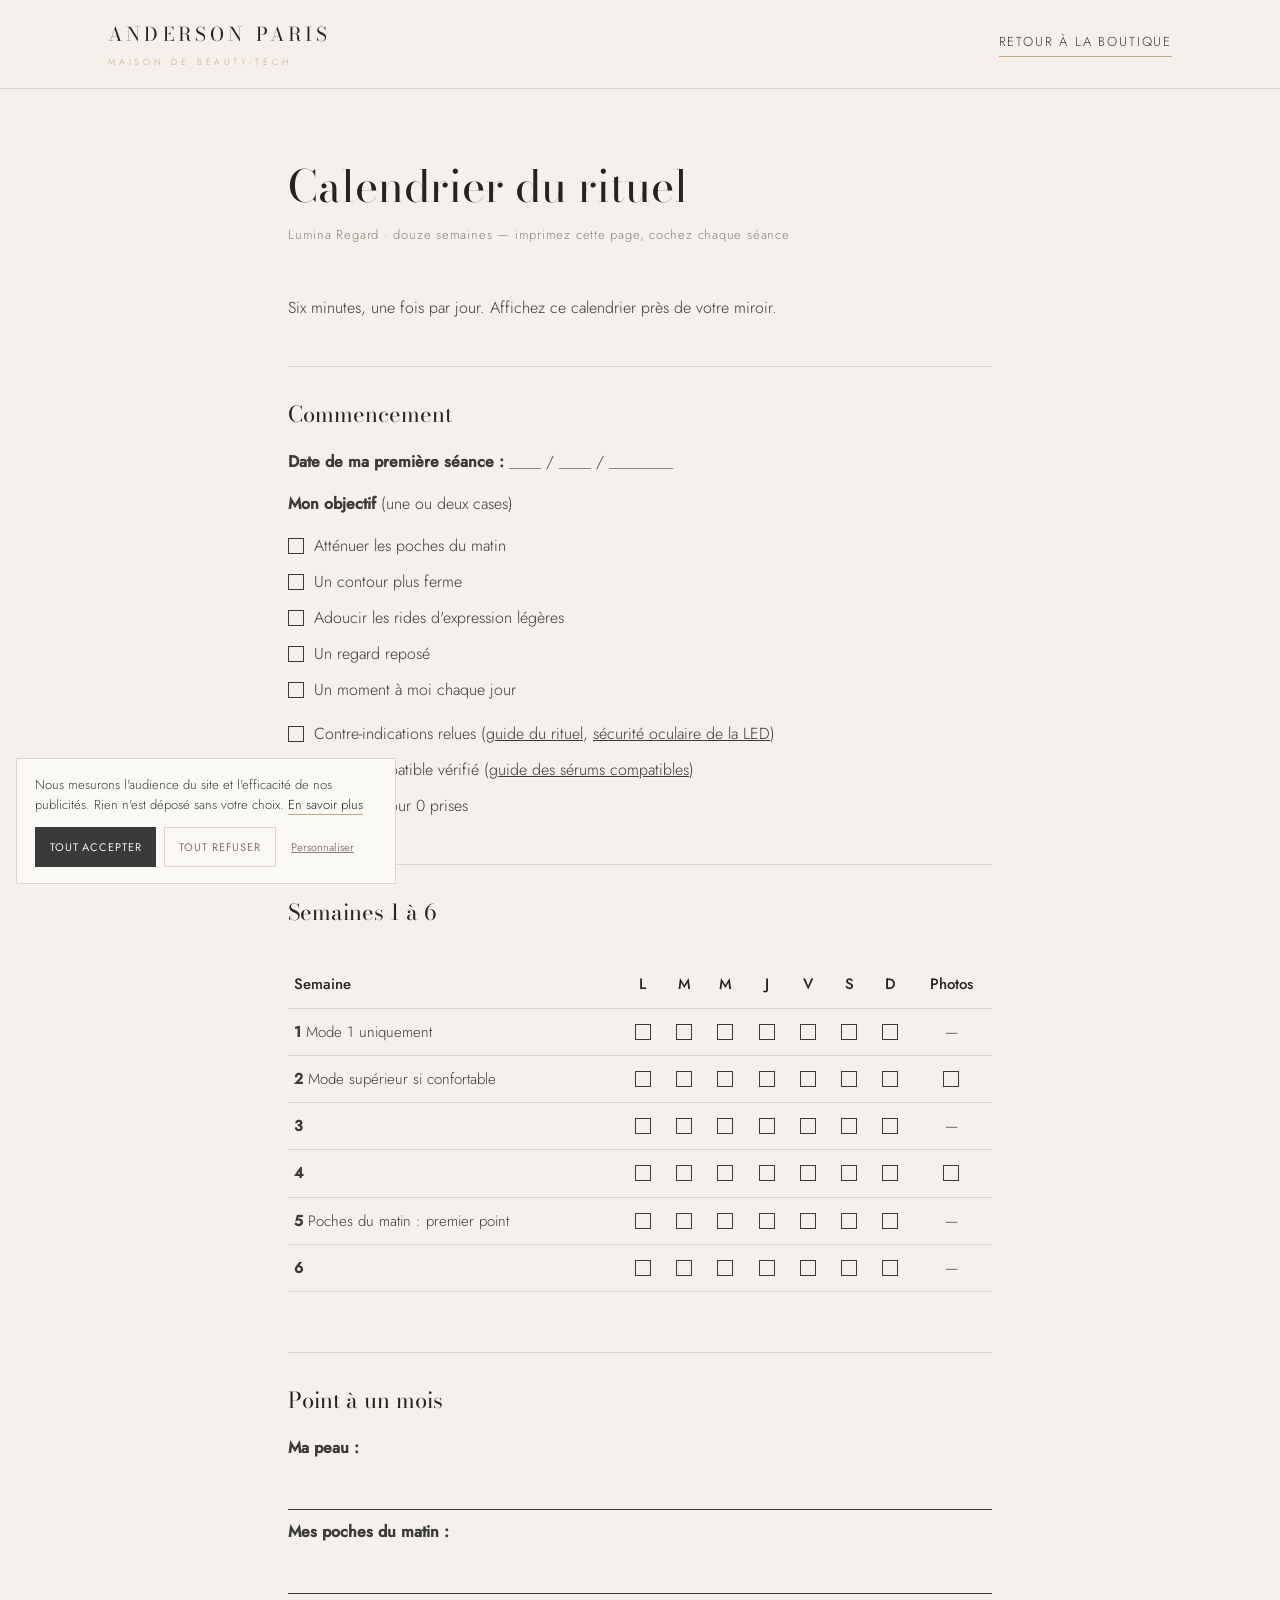
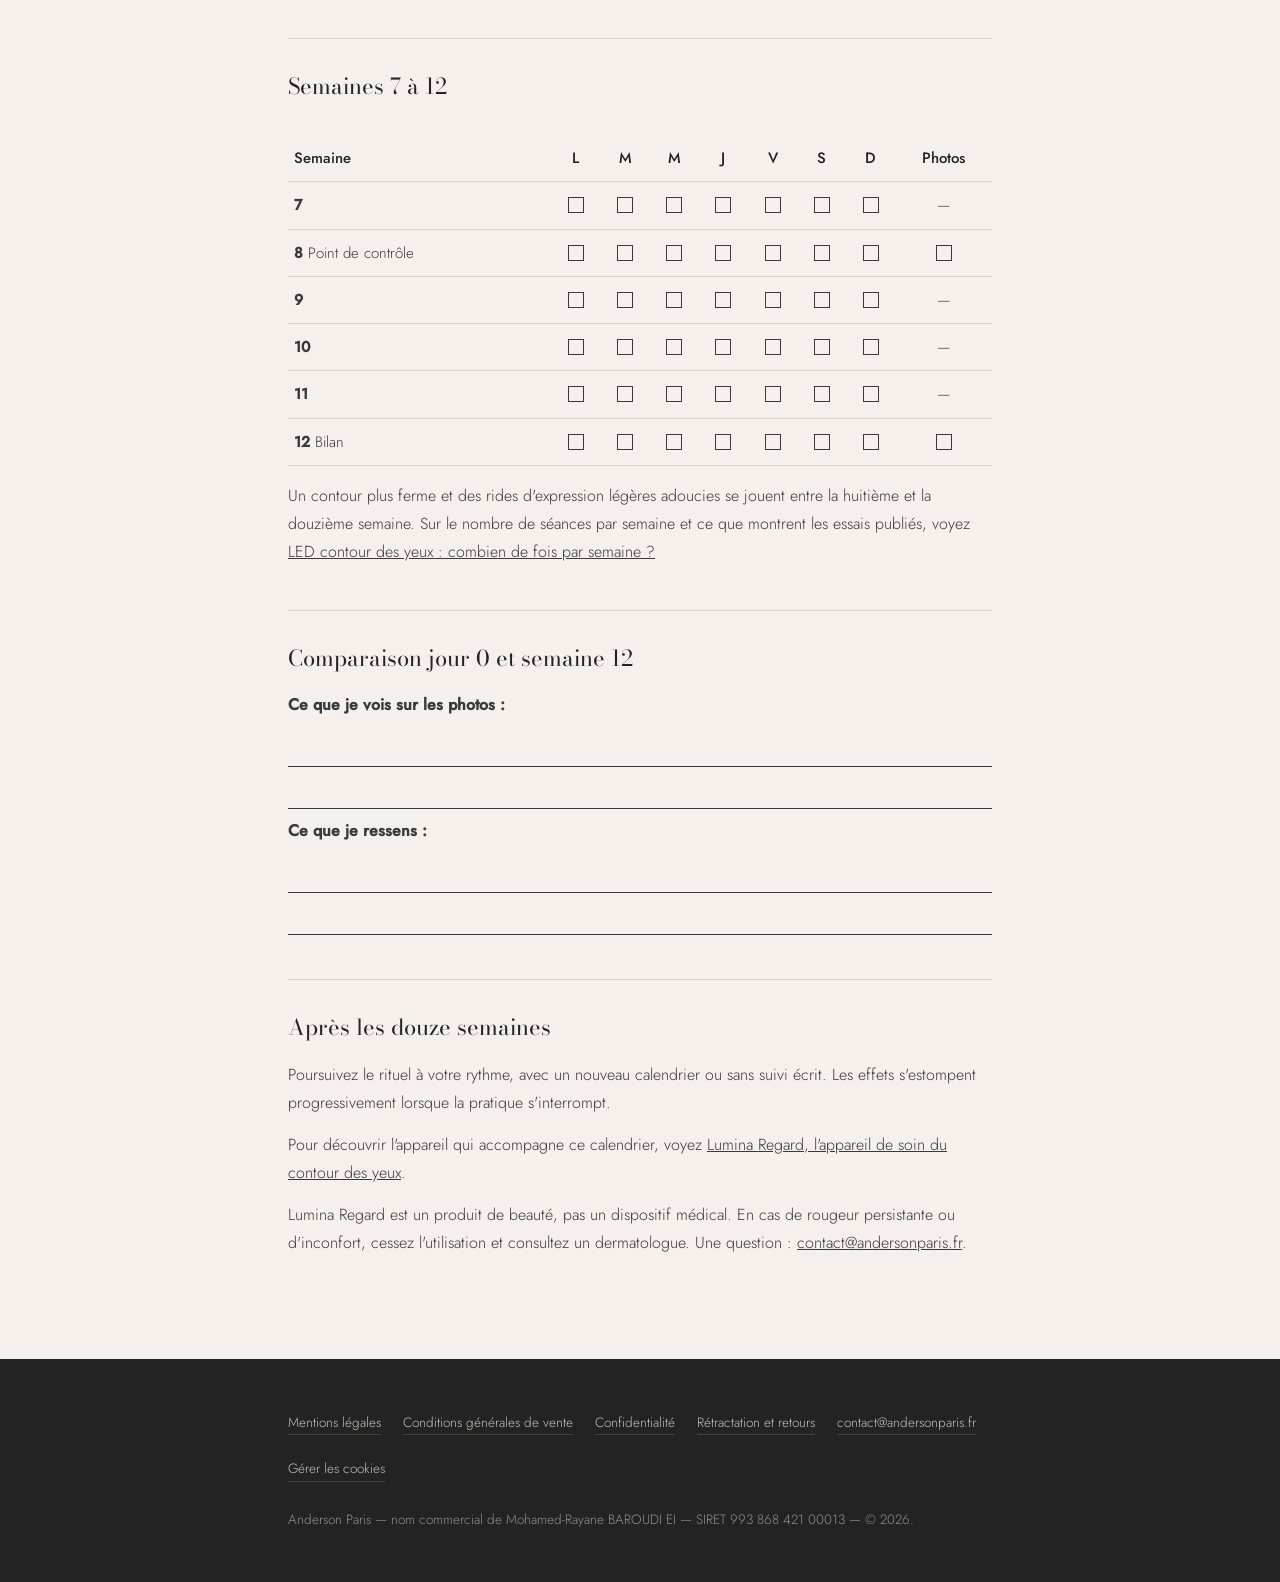
<file: calendrier-rituel.html>
<!DOCTYPE html>
<html lang="fr">
<head>
<meta charset="utf-8">
<meta name="viewport" content="width=device-width, initial-scale=1">
<title>Calendrier du rituel, 12 semaines — Anderson Paris</title>
<meta name="description" content="Calendrier du rituel Lumina Regard à imprimer : douze semaines de séances à cocher, deux points de contrôle et un bilan photo du contour des yeux.">
<link rel="canonical" href="https://www.andersonparis.fr/calendrier-rituel">
<meta property="og:title" content="Calendrier du rituel Lumina Regard, 12 semaines à imprimer">
<meta property="og:description" content="Douze semaines de séances à cocher, deux points de contrôle et un bilan photo : le calendrier à imprimer du rituel contour des yeux Lumina Regard.">
<meta property="og:image" content="https://www.andersonparis.fr/images/lumina-regard-champagne.jpg">
<meta property="og:image:alt" content="Appareil Lumina Regard, finition champagne">
<meta property="og:url" content="https://www.andersonparis.fr/calendrier-rituel">
<meta property="og:type" content="article">
<meta property="og:locale" content="fr_FR">
<meta property="og:site_name" content="Anderson Paris">
<meta name="twitter:card" content="summary_large_image">
<link rel="icon" type="image/png" href="/images/favicon.png">
<link rel="preload" as="font" type="font/woff2" href="/polices/bodoni-moda-latin.woff2" crossorigin>
<link rel="preload" as="font" type="font/woff2" href="/polices/jost-latin.woff2" crossorigin>
<script type="application/ld+json">
{
  "@context": "https://schema.org",
  "@graph": [
    {
      "@type": "Article",
      "@id": "https://www.andersonparis.fr/calendrier-rituel#article",
      "headline": "Calendrier du rituel Lumina Regard, 12 semaines à imprimer",
      "description": "Calendrier du rituel Lumina Regard à imprimer : douze semaines de séances à cocher, deux points de contrôle et un bilan photo du contour des yeux.",
      "inLanguage": "fr-FR",
      "datePublished": "2026-09-22",
      "dateModified": "2026-09-26",
      "image": "https://www.andersonparis.fr/images/lumina-regard-champagne.jpg",
      "mainEntityOfPage": { "@type": "WebPage", "@id": "https://www.andersonparis.fr/calendrier-rituel" },
      "author": { "@type": "Organization", "name": "Anderson Paris", "url": "https://www.andersonparis.fr/" },
      "publisher": { "@type": "Organization", "name": "Anderson Paris", "url": "https://www.andersonparis.fr/", "logo": { "@type": "ImageObject", "url": "https://www.andersonparis.fr/images/logo-anderson.png" } }
    },
    {
      "@type": "WebPage",
      "@id": "https://www.andersonparis.fr/calendrier-rituel",
      "url": "https://www.andersonparis.fr/calendrier-rituel",
      "name": "Calendrier du rituel, 12 semaines — Anderson Paris",
      "inLanguage": "fr-FR",
      "isPartOf": { "@type": "WebSite", "name": "Anderson Paris", "url": "https://www.andersonparis.fr/" }
    }
  ]
}
</script>
<link rel="stylesheet" href="/polices/polices.css">
<link rel="stylesheet" href="/style.css">
</head>
<body>
<header><div class="bar">
<a class="marque" href="/">Anderson Paris<span>Maison de beauty-tech</span></a>
<a class="retour" href="/">Retour à la boutique</a>
</div></header>
<main><div class="wrap">
<h1>Calendrier du rituel</h1>
<p class="maj">Lumina Regard · douze semaines — imprimez cette page, cochez chaque séance</p>
<p>Six minutes, une fois par jour. Affichez ce calendrier près de votre miroir.</p>

<h2>Commencement</h2>
<p><strong>Date de ma première séance :</strong> ____ / ____ / ________</p>
<p><strong>Mon objectif</strong> (une ou deux cases)</p>
<ul class="cases">
<li><span class="case"></span>Atténuer les poches du matin</li>
<li><span class="case"></span>Un contour plus ferme</li>
<li><span class="case"></span>Adoucir les rides d'expression légères</li>
<li><span class="case"></span>Un regard reposé</li>
<li><span class="case"></span>Un moment à moi chaque jour</li>
</ul>
<ul class="cases">
<li><span class="case"></span>Contre-indications relues (<a href="/guide-rituel#contre-indications">guide du rituel</a>, <a href="/led-contour-des-yeux-danger">sécurité oculaire de la LED</a>)</li>
<li><span class="case"></span>Sérum compatible vérifié (<a href="/guide-serums">guide des sérums compatibles</a>)</li>
<li><span class="case"></span>Photos du jour 0 prises</li>
</ul>

<h2>Semaines 1 à 6</h2>
<div class="defile"><table class="grille">
<tr><th>Semaine</th><th>L</th><th>M</th><th>M</th><th>J</th><th>V</th><th>S</th><th>D</th><th>Photos</th></tr>
<tr><td><strong>1</strong> Mode 1 uniquement</td><td><span class="case"></span></td><td><span class="case"></span></td><td><span class="case"></span></td><td><span class="case"></span></td><td><span class="case"></span></td><td><span class="case"></span></td><td><span class="case"></span></td><td>—</td></tr>
<tr><td><strong>2</strong> Mode supérieur si confortable</td><td><span class="case"></span></td><td><span class="case"></span></td><td><span class="case"></span></td><td><span class="case"></span></td><td><span class="case"></span></td><td><span class="case"></span></td><td><span class="case"></span></td><td><span class="case"></span></td></tr>
<tr><td><strong>3</strong></td><td><span class="case"></span></td><td><span class="case"></span></td><td><span class="case"></span></td><td><span class="case"></span></td><td><span class="case"></span></td><td><span class="case"></span></td><td><span class="case"></span></td><td>—</td></tr>
<tr><td><strong>4</strong></td><td><span class="case"></span></td><td><span class="case"></span></td><td><span class="case"></span></td><td><span class="case"></span></td><td><span class="case"></span></td><td><span class="case"></span></td><td><span class="case"></span></td><td><span class="case"></span></td></tr>
<tr><td><strong>5</strong> Poches du matin : premier point</td><td><span class="case"></span></td><td><span class="case"></span></td><td><span class="case"></span></td><td><span class="case"></span></td><td><span class="case"></span></td><td><span class="case"></span></td><td><span class="case"></span></td><td>—</td></tr>
<tr><td><strong>6</strong></td><td><span class="case"></span></td><td><span class="case"></span></td><td><span class="case"></span></td><td><span class="case"></span></td><td><span class="case"></span></td><td><span class="case"></span></td><td><span class="case"></span></td><td>—</td></tr>
</table></div>

<h2>Point à un mois</h2>
<p><strong>Ma peau :</strong></p><div class="ligne-ecrire"></div>
<p><strong>Mes poches du matin :</strong></p><div class="ligne-ecrire"></div>

<h2>Semaines 7 à 12</h2>
<div class="defile"><table class="grille">
<tr><th>Semaine</th><th>L</th><th>M</th><th>M</th><th>J</th><th>V</th><th>S</th><th>D</th><th>Photos</th></tr>
<tr><td><strong>7</strong></td><td><span class="case"></span></td><td><span class="case"></span></td><td><span class="case"></span></td><td><span class="case"></span></td><td><span class="case"></span></td><td><span class="case"></span></td><td><span class="case"></span></td><td>—</td></tr>
<tr><td><strong>8</strong> Point de contrôle</td><td><span class="case"></span></td><td><span class="case"></span></td><td><span class="case"></span></td><td><span class="case"></span></td><td><span class="case"></span></td><td><span class="case"></span></td><td><span class="case"></span></td><td><span class="case"></span></td></tr>
<tr><td><strong>9</strong></td><td><span class="case"></span></td><td><span class="case"></span></td><td><span class="case"></span></td><td><span class="case"></span></td><td><span class="case"></span></td><td><span class="case"></span></td><td><span class="case"></span></td><td>—</td></tr>
<tr><td><strong>10</strong></td><td><span class="case"></span></td><td><span class="case"></span></td><td><span class="case"></span></td><td><span class="case"></span></td><td><span class="case"></span></td><td><span class="case"></span></td><td><span class="case"></span></td><td>—</td></tr>
<tr><td><strong>11</strong></td><td><span class="case"></span></td><td><span class="case"></span></td><td><span class="case"></span></td><td><span class="case"></span></td><td><span class="case"></span></td><td><span class="case"></span></td><td><span class="case"></span></td><td>—</td></tr>
<tr><td><strong>12</strong> Bilan</td><td><span class="case"></span></td><td><span class="case"></span></td><td><span class="case"></span></td><td><span class="case"></span></td><td><span class="case"></span></td><td><span class="case"></span></td><td><span class="case"></span></td><td><span class="case"></span></td></tr>
</table></div>
<p>Un contour plus ferme et des rides d'expression légères adoucies se jouent entre la huitième et la douzième semaine. Sur le nombre de séances par semaine et ce que montrent les essais publiés, voyez <a href="/frequence-led-contour-des-yeux">LED contour des yeux : combien de fois par semaine ?</a></p>

<h2>Comparaison jour 0 et semaine 12</h2>
<p><strong>Ce que je vois sur les photos :</strong></p><div class="ligne-ecrire"></div><div class="ligne-ecrire"></div>
<p><strong>Ce que je ressens :</strong></p><div class="ligne-ecrire"></div><div class="ligne-ecrire"></div>

<h2>Après les douze semaines</h2>
<p>Poursuivez le rituel à votre rythme, avec un nouveau calendrier ou sans suivi écrit. Les effets s'estompent progressivement lorsque la pratique s'interrompt.</p>
<p>Pour découvrir l'appareil qui accompagne ce calendrier, voyez <a href="/">Lumina Regard, l'appareil de soin du contour des yeux</a>.</p>
<p>Lumina Regard est un produit de beauté, pas un dispositif médical. En cas de rougeur persistante ou d'inconfort, cessez l'utilisation et consultez un dermatologue. Une question : <a href="mailto:contact@andersonparis.fr">contact@andersonparis.fr</a>.</p>
</div></main>
<footer><div class="wrap">
<div class="fnav">
<a href="/mentions-legales">Mentions légales</a>
<a href="/cgv">Conditions générales de vente</a>
<a href="/confidentialite">Confidentialité</a>
<a href="/retractation">Rétractation et retours</a>
<a href="mailto:contact@andersonparis.fr">contact@andersonparis.fr</a>
<button type="button" class="lien-cookies" hidden>Gérer les cookies</button>
</div>
<p>Anderson Paris — nom commercial de Mohamed-Rayane BAROUDI EI — SIRET 993 868 421 00013 — © 2026.</p>
</div></footer>
<style>
/* bandeau de consentement — copie du bloc d'index.html (extraction commune : t_4a801204) */
[hidden]{display:none!important}
.lien-cookies{background:none;border:none;border-bottom:1px solid #46433F;color:#C8C0B6;font:inherit;cursor:pointer;padding:0}
.lien-cookies:hover{color:var(--rose)}
.consentement{position:fixed;left:16px;bottom:calc(16px + env(safe-area-inset-bottom,0px));z-index:70;width:calc(100% - 32px);max-width:380px;background:var(--papier);border:1px solid var(--ligne);padding:16px 18px}
.consentement p{font-size:13px;line-height:1.55;margin-bottom:12px}
.consentement p a{color:var(--encre);text-decoration:none;border-bottom:1px solid var(--rose)}
.consentement .choix{display:flex;flex-direction:column;gap:8px;margin-bottom:12px;font-size:13px}
.consentement label{display:flex;align-items:center;gap:10px;cursor:pointer}
.consentement input{accent-color:var(--anthracite)}
.consentement .boutons{display:flex;flex-wrap:wrap;gap:8px}
.consentement button{font-family:var(--sans);font-weight:400;font-size:11px;letter-spacing:.08em;text-transform:uppercase;padding:10px 14px;min-height:40px;cursor:pointer;background:var(--anthracite);color:var(--albatre);border:1px solid var(--anthracite)}
.consentement button.secondaire{background:none;color:#7E766C;border-color:var(--ligne)}
.consentement button.discret{background:none;border-color:transparent;color:#8A8179;text-decoration:underline;text-transform:none;letter-spacing:0;padding:10px 6px}
.consentement button:hover{border-color:var(--rose)}
</style>

<div class="consentement" role="dialog" aria-label="Choix des cookies" hidden>
  <p>Nous mesurons l'audience du site et l'efficacité de nos publicités. Rien n'est déposé sans votre choix. <a href="/confidentialite">En savoir plus</a></p>
  <div class="choix" hidden>
    <label><input type="checkbox" name="audience"> Mesure d'audience — PostHog</label>
    <label><input type="checkbox" name="publicite"> Publicité — pixel Meta</label>
  </div>
  <div class="boutons">
    <button type="button" data-choix="accepter">Tout accepter</button>
    <button type="button" class="secondaire" data-choix="refuser">Tout refuser</button>
    <button type="button" class="discret" data-choix="personnaliser">Personnaliser</button>
  </div>
</div>

<script src="/suivi.js"></script>
<script src="/consentement.js"></script>
</body></html>
</file>
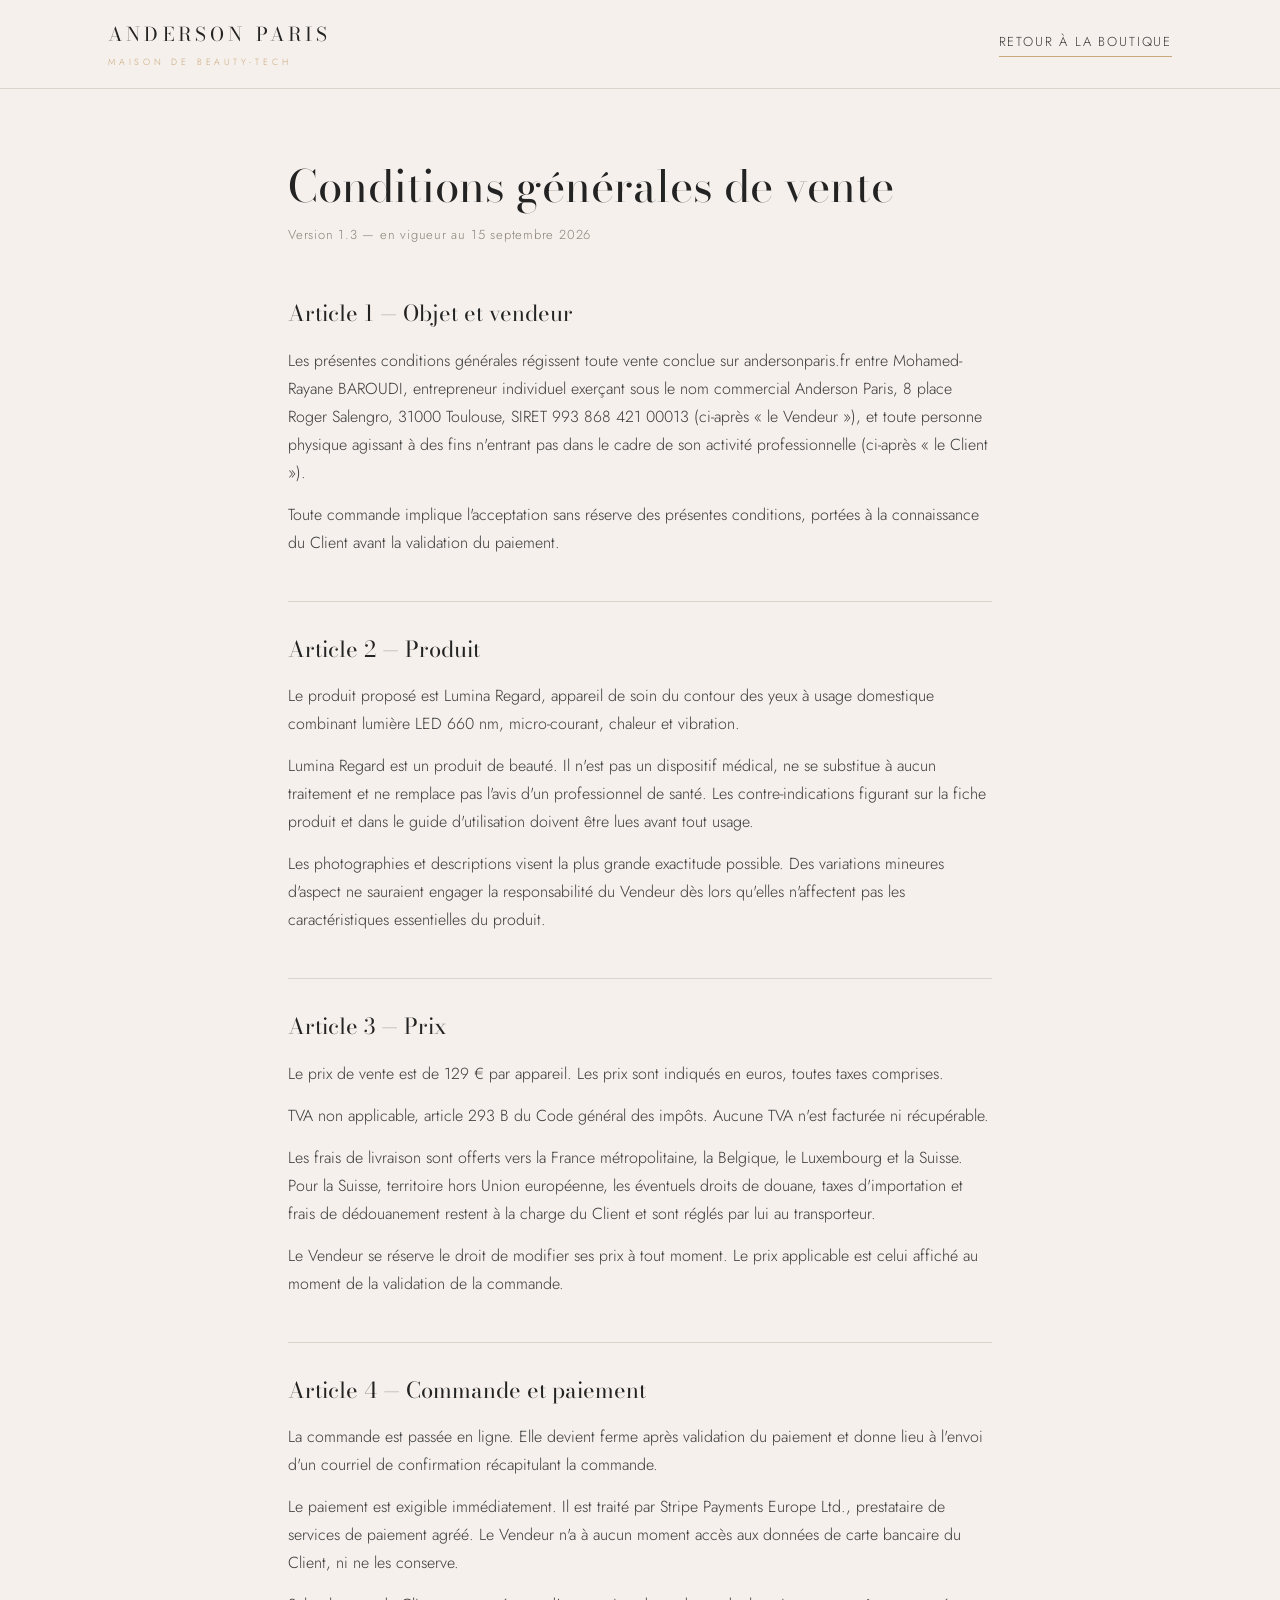
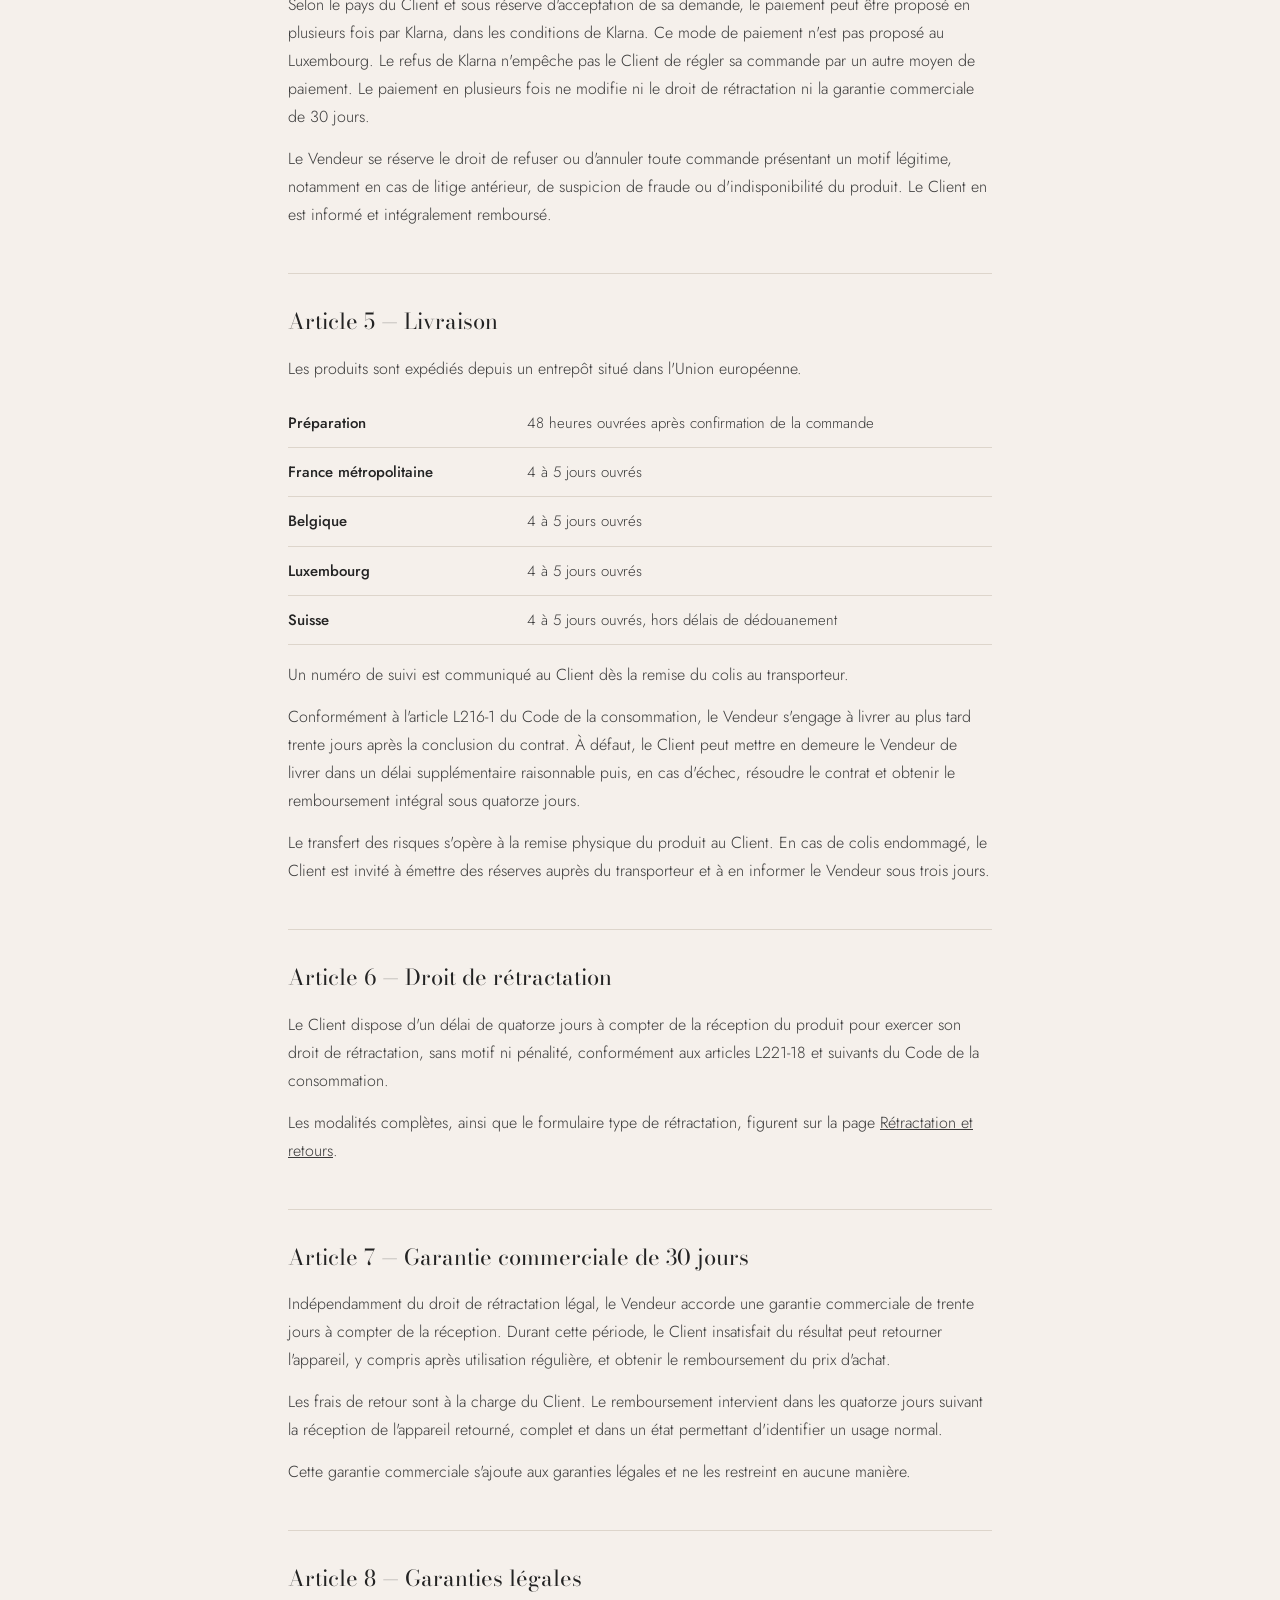
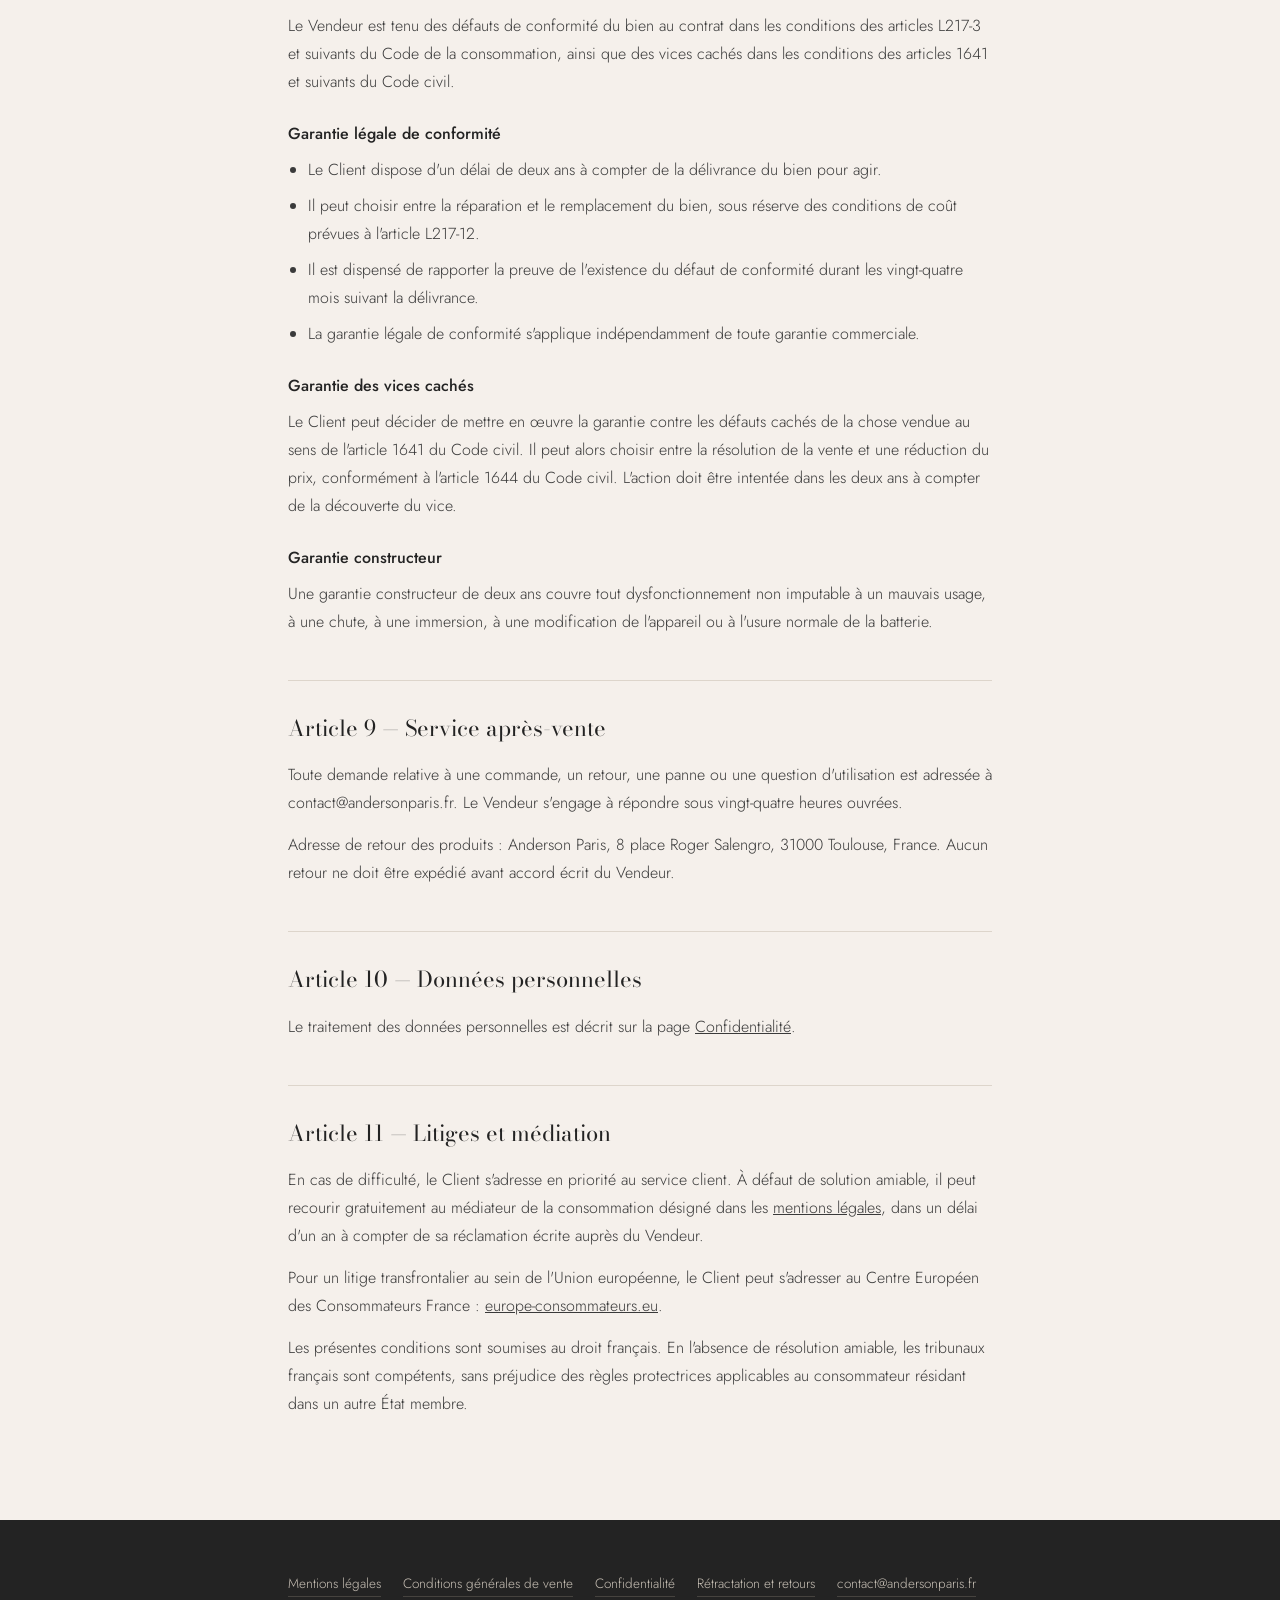
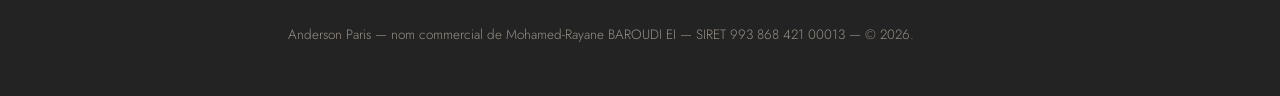
<file: cgv.html>
<!DOCTYPE html>
<html lang="fr">
<head>
<meta charset="utf-8">
<meta name="viewport" content="width=device-width, initial-scale=1">
<meta name="robots" content="noindex">
<title>Conditions générales de vente — Anderson Paris</title>
<link rel="canonical" href="https://www.andersonparis.fr/cgv">
<link rel="preload" as="font" type="font/woff2" href="/polices/bodoni-moda-latin.woff2" crossorigin>
<link rel="preload" as="font" type="font/woff2" href="/polices/jost-latin.woff2" crossorigin>
<link rel="stylesheet" href="/polices/polices.css">
<link rel="stylesheet" href="/style.css">
</head>
<body>
<header><div class="bar">
<a class="marque" href="/">Anderson Paris<span>Maison de beauty-tech</span></a>
<a class="retour" href="/">Retour à la boutique</a>
</div></header>
<main><div class="wrap">
<h1>Conditions générales de vente</h1>
<p class="maj">Version 1.3 — en vigueur au 15 septembre 2026</p>

<h2 style="border-top:none;padding-top:0">Article 1 — Objet et vendeur</h2>
<p>Les présentes conditions générales régissent toute vente conclue sur andersonparis.fr entre Mohamed-Rayane BAROUDI, entrepreneur individuel exerçant sous le nom commercial Anderson Paris, 8 place Roger Salengro, 31000 Toulouse, SIRET 993 868 421 00013 (ci-après « le Vendeur »), et toute personne physique agissant à des fins n'entrant pas dans le cadre de son activité professionnelle (ci-après « le Client »).</p>
<p>Toute commande implique l'acceptation sans réserve des présentes conditions, portées à la connaissance du Client avant la validation du paiement.</p>

<h2>Article 2 — Produit</h2>
<p>Le produit proposé est Lumina Regard, appareil de soin du contour des yeux à usage domestique combinant lumière LED 660 nm, micro-courant, chaleur et vibration.</p>
<p>Lumina Regard est un produit de beauté. Il n'est pas un dispositif médical, ne se substitue à aucun traitement et ne remplace pas l'avis d'un professionnel de santé. Les contre-indications figurant sur la fiche produit et dans le guide d'utilisation doivent être lues avant tout usage.</p>
<p>Les photographies et descriptions visent la plus grande exactitude possible. Des variations mineures d'aspect ne sauraient engager la responsabilité du Vendeur dès lors qu'elles n'affectent pas les caractéristiques essentielles du produit.</p>

<h2>Article 3 — Prix</h2>
<p>Le prix de vente est de 129 € par appareil. Les prix sont indiqués en euros, toutes taxes comprises.</p>
<p>TVA non applicable, article 293 B du Code général des impôts. Aucune TVA n'est facturée ni récupérable.</p>
<p>Les frais de livraison sont offerts vers la France métropolitaine, la Belgique, le Luxembourg et la Suisse. Pour la Suisse, territoire hors Union européenne, les éventuels droits de douane, taxes d'importation et frais de dédouanement restent à la charge du Client et sont réglés par lui au transporteur.</p>
<p>Le Vendeur se réserve le droit de modifier ses prix à tout moment. Le prix applicable est celui affiché au moment de la validation de la commande.</p>

<h2>Article 4 — Commande et paiement</h2>
<p>La commande est passée en ligne. Elle devient ferme après validation du paiement et donne lieu à l'envoi d'un courriel de confirmation récapitulant la commande.</p>
<p>Le paiement est exigible immédiatement. Il est traité par Stripe Payments Europe Ltd., prestataire de services de paiement agréé. Le Vendeur n'a à aucun moment accès aux données de carte bancaire du Client, ni ne les conserve.</p>
<p>Selon le pays du Client et sous réserve d'acceptation de sa demande, le paiement peut être proposé en plusieurs fois par Klarna, dans les conditions de Klarna. Ce mode de paiement n'est pas proposé au Luxembourg. Le refus de Klarna n'empêche pas le Client de régler sa commande par un autre moyen de paiement. Le paiement en plusieurs fois ne modifie ni le droit de rétractation ni la garantie commerciale de 30 jours.</p>
<p>Le Vendeur se réserve le droit de refuser ou d'annuler toute commande présentant un motif légitime, notamment en cas de litige antérieur, de suspicion de fraude ou d'indisponibilité du produit. Le Client en est informé et intégralement remboursé.</p>

<h2>Article 5 — Livraison</h2>
<p>Les produits sont expédiés depuis un entrepôt situé dans l'Union européenne.</p>
<table>
<tr><th>Préparation</th><td>48 heures ouvrées après confirmation de la commande</td></tr>
<tr><th>France métropolitaine</th><td>4 à 5 jours ouvrés</td></tr>
<tr><th>Belgique</th><td>4 à 5 jours ouvrés</td></tr>
<tr><th>Luxembourg</th><td>4 à 5 jours ouvrés</td></tr>
<tr><th>Suisse</th><td>4 à 5 jours ouvrés, hors délais de dédouanement</td></tr>
</table>
<p>Un numéro de suivi est communiqué au Client dès la remise du colis au transporteur.</p>
<p>Conformément à l'article L216-1 du Code de la consommation, le Vendeur s'engage à livrer au plus tard trente jours après la conclusion du contrat. À défaut, le Client peut mettre en demeure le Vendeur de livrer dans un délai supplémentaire raisonnable puis, en cas d'échec, résoudre le contrat et obtenir le remboursement intégral sous quatorze jours.</p>
<p>Le transfert des risques s'opère à la remise physique du produit au Client. En cas de colis endommagé, le Client est invité à émettre des réserves auprès du transporteur et à en informer le Vendeur sous trois jours.</p>

<h2>Article 6 — Droit de rétractation</h2>
<p>Le Client dispose d'un délai de quatorze jours à compter de la réception du produit pour exercer son droit de rétractation, sans motif ni pénalité, conformément aux articles L221-18 et suivants du Code de la consommation.</p>
<p>Les modalités complètes, ainsi que le formulaire type de rétractation, figurent sur la page <a href="/retractation">Rétractation et retours</a>.</p>

<h2>Article 7 — Garantie commerciale de 30 jours</h2>
<p>Indépendamment du droit de rétractation légal, le Vendeur accorde une garantie commerciale de trente jours à compter de la réception. Durant cette période, le Client insatisfait du résultat peut retourner l'appareil, y compris après utilisation régulière, et obtenir le remboursement du prix d'achat.</p>
<p>Les frais de retour sont à la charge du Client. Le remboursement intervient dans les quatorze jours suivant la réception de l'appareil retourné, complet et dans un état permettant d'identifier un usage normal.</p>
<p>Cette garantie commerciale s'ajoute aux garanties légales et ne les restreint en aucune manière.</p>

<h2>Article 8 — Garanties légales</h2>
<p>Le Vendeur est tenu des défauts de conformité du bien au contrat dans les conditions des articles L217-3 et suivants du Code de la consommation, ainsi que des vices cachés dans les conditions des articles 1641 et suivants du Code civil.</p>
<h3>Garantie légale de conformité</h3>
<ul>
<li>Le Client dispose d'un délai de deux ans à compter de la délivrance du bien pour agir.</li>
<li>Il peut choisir entre la réparation et le remplacement du bien, sous réserve des conditions de coût prévues à l'article L217-12.</li>
<li>Il est dispensé de rapporter la preuve de l'existence du défaut de conformité durant les vingt-quatre mois suivant la délivrance.</li>
<li>La garantie légale de conformité s'applique indépendamment de toute garantie commerciale.</li>
</ul>
<h3>Garantie des vices cachés</h3>
<p>Le Client peut décider de mettre en œuvre la garantie contre les défauts cachés de la chose vendue au sens de l'article 1641 du Code civil. Il peut alors choisir entre la résolution de la vente et une réduction du prix, conformément à l'article 1644 du Code civil. L'action doit être intentée dans les deux ans à compter de la découverte du vice.</p>
<h3>Garantie constructeur</h3>
<p>Une garantie constructeur de deux ans couvre tout dysfonctionnement non imputable à un mauvais usage, à une chute, à une immersion, à une modification de l'appareil ou à l'usure normale de la batterie.</p>

<h2>Article 9 — Service après-vente</h2>
<p>Toute demande relative à une commande, un retour, une panne ou une question d'utilisation est adressée à contact@andersonparis.fr. Le Vendeur s'engage à répondre sous vingt-quatre heures ouvrées.</p>
<p>Adresse de retour des produits : Anderson Paris, 8 place Roger Salengro, 31000 Toulouse, France. Aucun retour ne doit être expédié avant accord écrit du Vendeur.</p>

<h2>Article 10 — Données personnelles</h2>
<p>Le traitement des données personnelles est décrit sur la page <a href="/confidentialite">Confidentialité</a>.</p>

<h2>Article 11 — Litiges et médiation</h2>
<p>En cas de difficulté, le Client s'adresse en priorité au service client. À défaut de solution amiable, il peut recourir gratuitement au médiateur de la consommation désigné dans les <a href="/mentions-legales">mentions légales</a>, dans un délai d'un an à compter de sa réclamation écrite auprès du Vendeur.</p>
<p>Pour un litige transfrontalier au sein de l'Union européenne, le Client peut s'adresser au Centre Européen des Consommateurs France : <a href="https://www.europe-consommateurs.eu">europe-consommateurs.eu</a>.</p>
<p>Les présentes conditions sont soumises au droit français. En l'absence de résolution amiable, les tribunaux français sont compétents, sans préjudice des règles protectrices applicables au consommateur résidant dans un autre État membre.</p>
</div></main>
<footer><div class="wrap">
<div class="fnav">
<a href="/mentions-legales">Mentions légales</a>
<a href="/cgv">Conditions générales de vente</a>
<a href="/confidentialite">Confidentialité</a>
<a href="/retractation">Rétractation et retours</a>
<a href="mailto:contact@andersonparis.fr">contact@andersonparis.fr</a>
</div>
<p>Anderson Paris — nom commercial de Mohamed-Rayane BAROUDI EI — SIRET 993 868 421 00013 — © 2026.</p>
</div></footer>
</body></html>
</file>
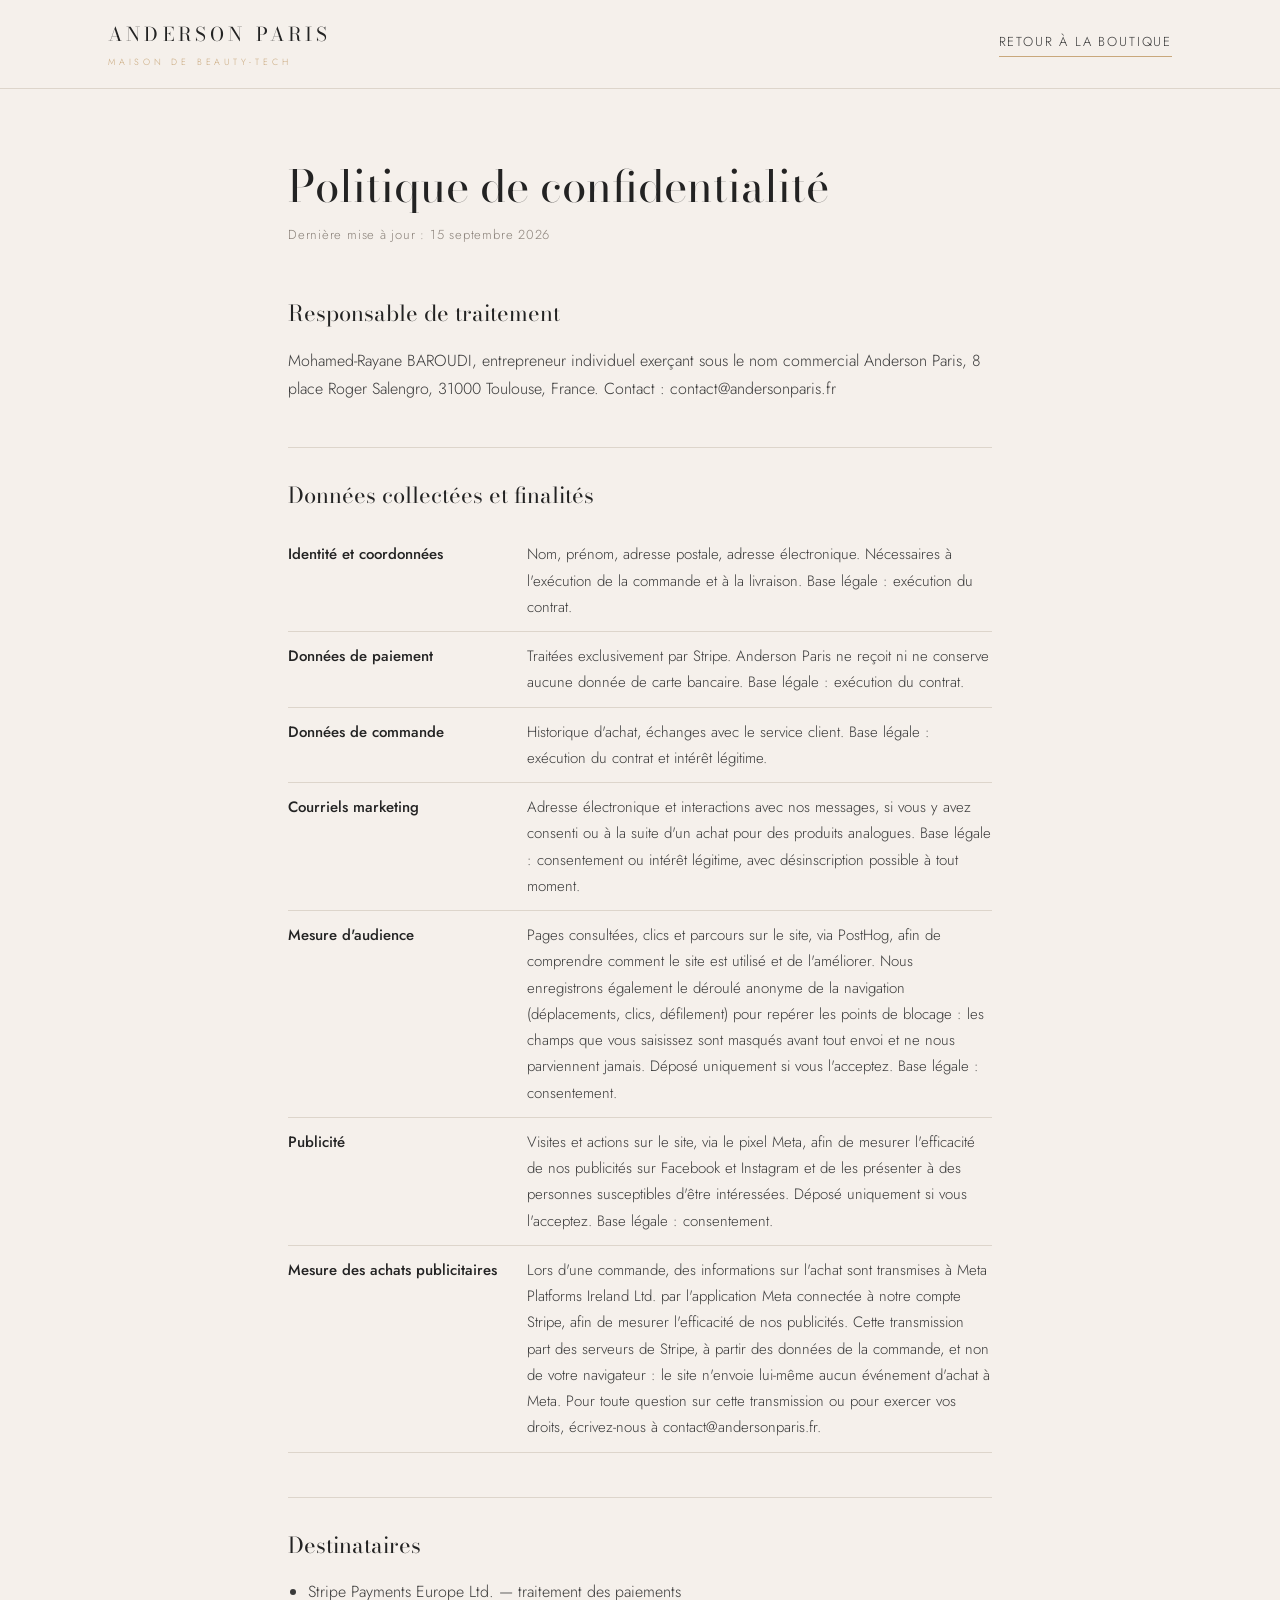
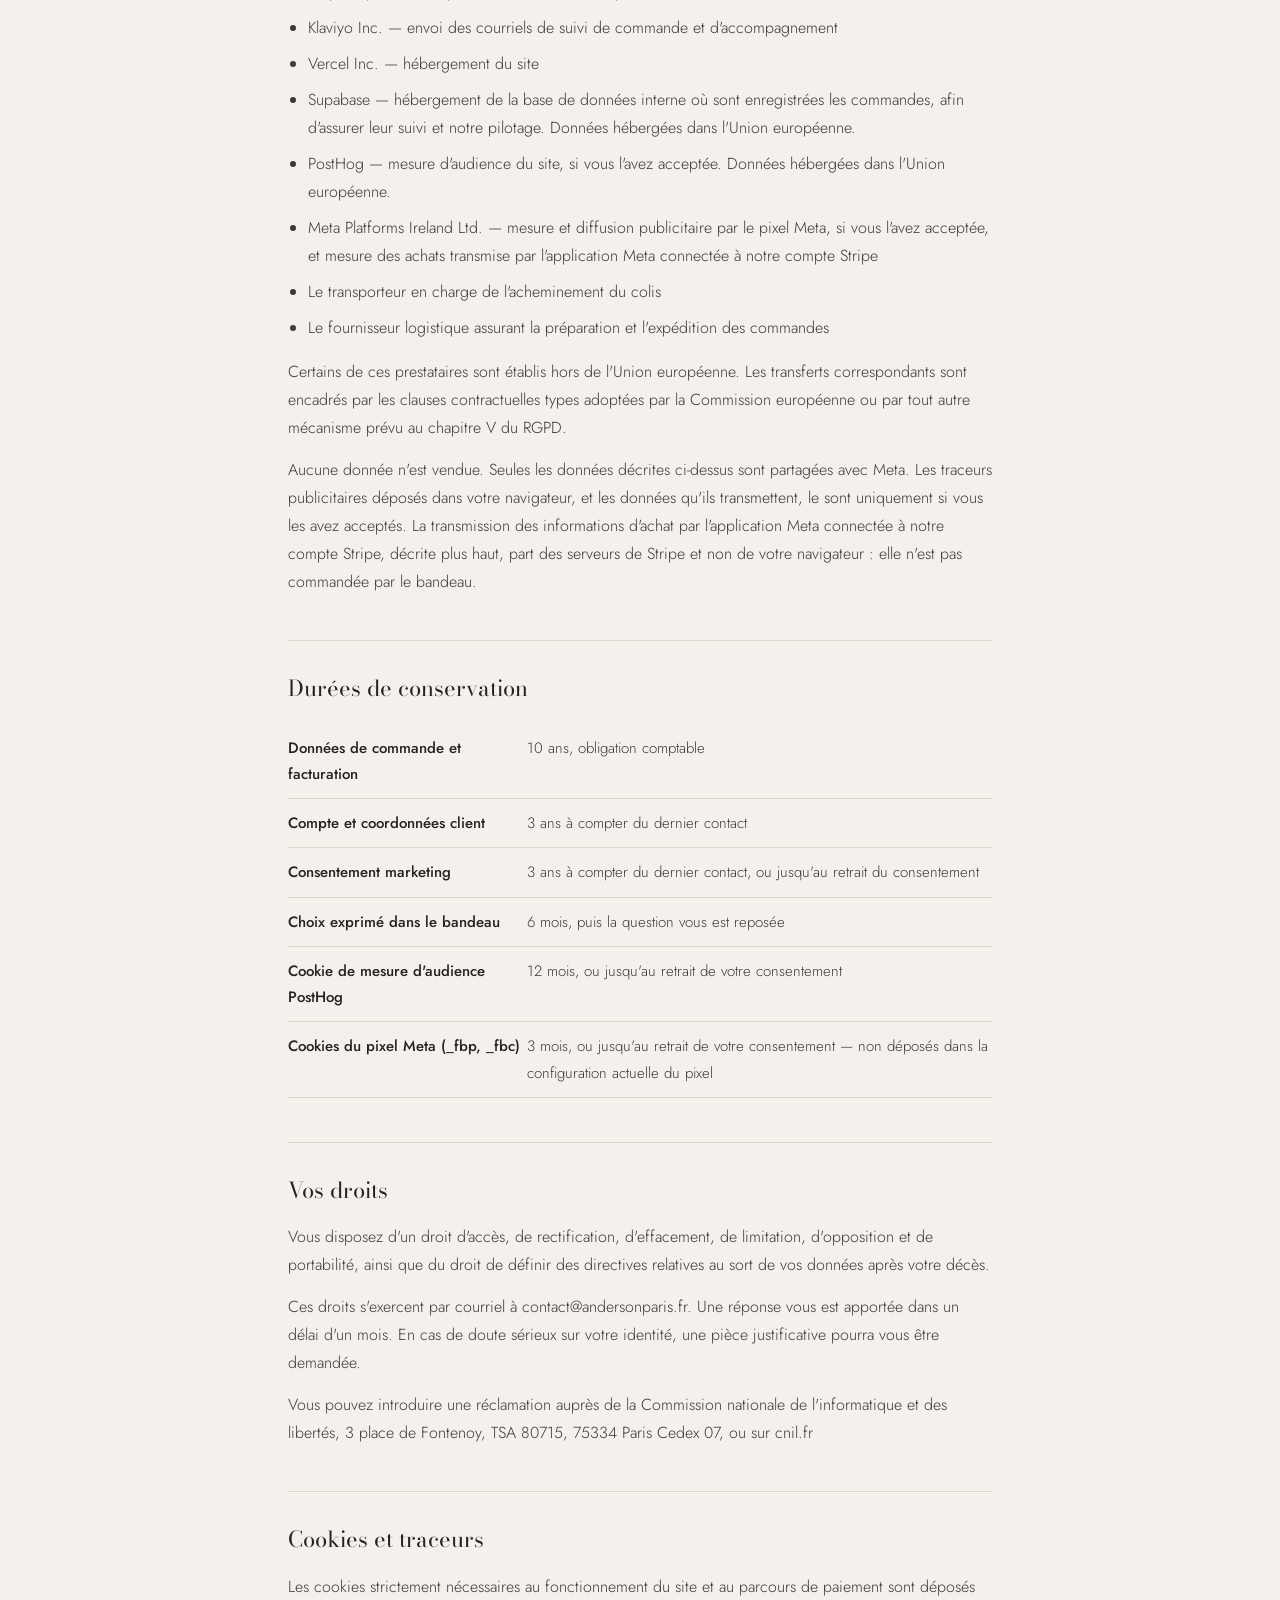
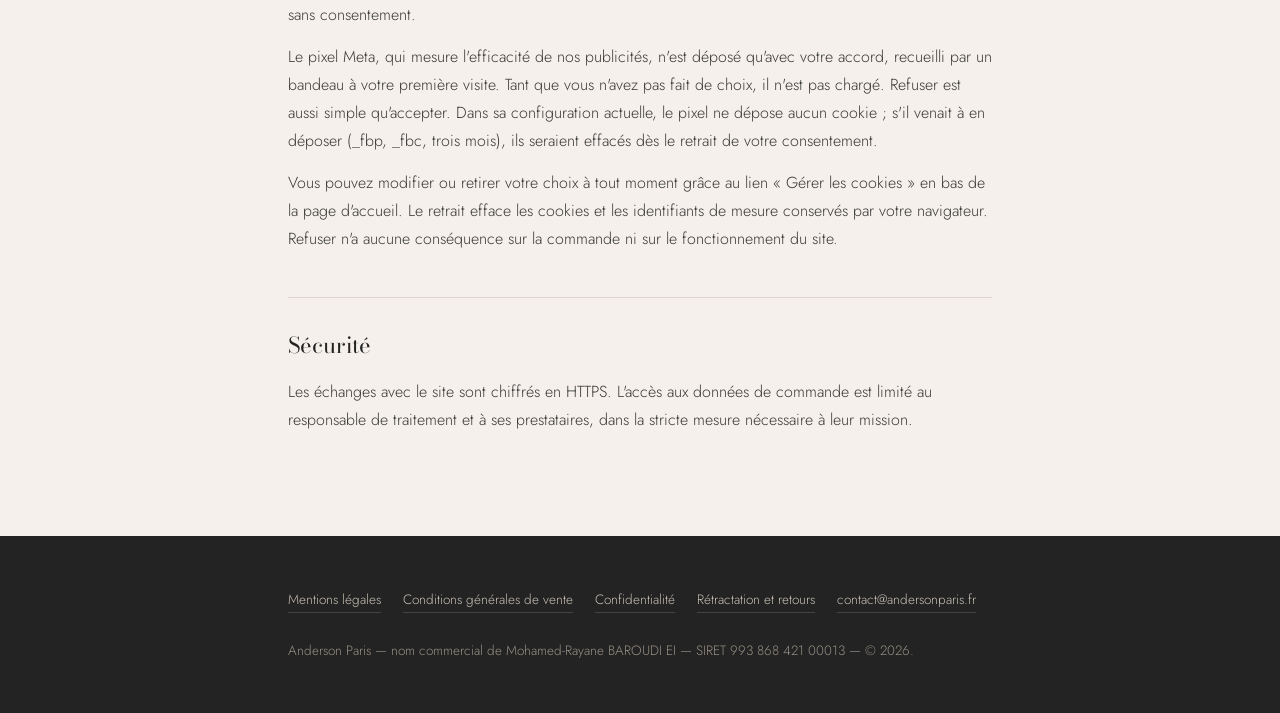
<file: confidentialite.html>
<!DOCTYPE html>
<html lang="fr">
<head>
<meta charset="utf-8">
<meta name="viewport" content="width=device-width, initial-scale=1">
<meta name="robots" content="noindex">
<title>Politique de confidentialité — Anderson Paris</title>
<link rel="canonical" href="https://www.andersonparis.fr/confidentialite">
<link rel="preload" as="font" type="font/woff2" href="/polices/bodoni-moda-latin.woff2" crossorigin>
<link rel="preload" as="font" type="font/woff2" href="/polices/jost-latin.woff2" crossorigin>
<link rel="stylesheet" href="/polices/polices.css">
<link rel="stylesheet" href="/style.css">
</head>
<body>
<header><div class="bar">
<a class="marque" href="/">Anderson Paris<span>Maison de beauty-tech</span></a>
<a class="retour" href="/">Retour à la boutique</a>
</div></header>
<main><div class="wrap">
<h1>Politique de confidentialité</h1>
<p class="maj">Dernière mise à jour : 15 septembre 2026</p>

<h2 style="border-top:none;padding-top:0">Responsable de traitement</h2>
<p>Mohamed-Rayane BAROUDI, entrepreneur individuel exerçant sous le nom commercial Anderson Paris, 8 place Roger Salengro, 31000 Toulouse, France. Contact : contact@andersonparis.fr</p>

<h2>Données collectées et finalités</h2>
<table>
<tr><th>Identité et coordonnées</th><td>Nom, prénom, adresse postale, adresse électronique. Nécessaires à l'exécution de la commande et à la livraison. Base légale : exécution du contrat.</td></tr>
<tr><th>Données de paiement</th><td>Traitées exclusivement par Stripe. Anderson Paris ne reçoit ni ne conserve aucune donnée de carte bancaire. Base légale : exécution du contrat.</td></tr>
<tr><th>Données de commande</th><td>Historique d'achat, échanges avec le service client. Base légale : exécution du contrat et intérêt légitime.</td></tr>
<tr><th>Courriels marketing</th><td>Adresse électronique et interactions avec nos messages, si vous y avez consenti ou à la suite d'un achat pour des produits analogues. Base légale : consentement ou intérêt légitime, avec désinscription possible à tout moment.</td></tr>
<tr><th>Mesure d'audience</th><td>Pages consultées, clics et parcours sur le site, via PostHog, afin de comprendre comment le site est utilisé et de l'améliorer. Nous enregistrons également le déroulé anonyme de la navigation (déplacements, clics, défilement) pour repérer les points de blocage : les champs que vous saisissez sont masqués avant tout envoi et ne nous parviennent jamais. Déposé uniquement si vous l'acceptez. Base légale : consentement.</td></tr>
<tr><th>Publicité</th><td>Visites et actions sur le site, via le pixel Meta, afin de mesurer l'efficacité de nos publicités sur Facebook et Instagram et de les présenter à des personnes susceptibles d'être intéressées. Déposé uniquement si vous l'acceptez. Base légale : consentement.</td></tr>
<tr><th>Mesure des achats publicitaires</th><td>Lors d'une commande, des informations sur l'achat sont transmises à Meta Platforms Ireland Ltd. par l'application Meta connectée à notre compte Stripe, afin de mesurer l'efficacité de nos publicités. Cette transmission part des serveurs de Stripe, à partir des données de la commande, et non de votre navigateur : le site n'envoie lui-même aucun événement d'achat à Meta. Pour toute question sur cette transmission ou pour exercer vos droits, écrivez-nous à contact@andersonparis.fr.</td></tr>
</table>

<h2>Destinataires</h2>
<ul>
<li>Stripe Payments Europe Ltd. — traitement des paiements</li>
<li>Klaviyo Inc. — envoi des courriels de suivi de commande et d'accompagnement</li>
<li>Vercel Inc. — hébergement du site</li>
<li>Supabase — hébergement de la base de données interne où sont enregistrées les commandes, afin d'assurer leur suivi et notre pilotage. Données hébergées dans l'Union européenne.</li>
<li>PostHog — mesure d'audience du site, si vous l'avez acceptée. Données hébergées dans l'Union européenne.</li>
<li>Meta Platforms Ireland Ltd. — mesure et diffusion publicitaire par le pixel Meta, si vous l'avez acceptée, et mesure des achats transmise par l'application Meta connectée à notre compte Stripe</li>
<li>Le transporteur en charge de l'acheminement du colis</li>
<li>Le fournisseur logistique assurant la préparation et l'expédition des commandes</li>
</ul>
<p>Certains de ces prestataires sont établis hors de l'Union européenne. Les transferts correspondants sont encadrés par les clauses contractuelles types adoptées par la Commission européenne ou par tout autre mécanisme prévu au chapitre V du RGPD.</p>
<p>Aucune donnée n'est vendue. Seules les données décrites ci-dessus sont partagées avec Meta. Les traceurs publicitaires déposés dans votre navigateur, et les données qu'ils transmettent, le sont uniquement si vous les avez acceptés. La transmission des informations d'achat par l'application Meta connectée à notre compte Stripe, décrite plus haut, part des serveurs de Stripe et non de votre navigateur : elle n'est pas commandée par le bandeau.</p>

<h2>Durées de conservation</h2>
<table>
<tr><th>Données de commande et facturation</th><td>10 ans, obligation comptable</td></tr>
<tr><th>Compte et coordonnées client</th><td>3 ans à compter du dernier contact</td></tr>
<tr><th>Consentement marketing</th><td>3 ans à compter du dernier contact, ou jusqu'au retrait du consentement</td></tr>
<tr><th>Choix exprimé dans le bandeau</th><td>6 mois, puis la question vous est reposée</td></tr>
<tr><th>Cookie de mesure d'audience PostHog</th><td>12 mois, ou jusqu'au retrait de votre consentement</td></tr>
<tr><th>Cookies du pixel Meta (_fbp, _fbc)</th><td>3 mois, ou jusqu'au retrait de votre consentement — non déposés dans la configuration actuelle du pixel</td></tr>
</table>

<h2>Vos droits</h2>
<p>Vous disposez d'un droit d'accès, de rectification, d'effacement, de limitation, d'opposition et de portabilité, ainsi que du droit de définir des directives relatives au sort de vos données après votre décès.</p>
<p>Ces droits s'exercent par courriel à contact@andersonparis.fr. Une réponse vous est apportée dans un délai d'un mois. En cas de doute sérieux sur votre identité, une pièce justificative pourra vous être demandée.</p>
<p>Vous pouvez introduire une réclamation auprès de la Commission nationale de l'informatique et des libertés, 3 place de Fontenoy, TSA 80715, 75334 Paris Cedex 07, ou sur cnil.fr</p>

<h2>Cookies et traceurs</h2>
<p>Les cookies strictement nécessaires au fonctionnement du site et au parcours de paiement sont déposés sans consentement.</p>
<p>Le pixel Meta, qui mesure l'efficacité de nos publicités, n'est déposé qu'avec votre accord, recueilli par un bandeau à votre première visite. Tant que vous n'avez pas fait de choix, il n'est pas chargé. Refuser est aussi simple qu'accepter. Dans sa configuration actuelle, le pixel ne dépose aucun cookie ; s'il venait à en déposer (_fbp, _fbc, trois mois), ils seraient effacés dès le retrait de votre consentement.</p>
<p>Vous pouvez modifier ou retirer votre choix à tout moment grâce au lien « Gérer les cookies » en bas de la page d'accueil. Le retrait efface les cookies et les identifiants de mesure conservés par votre navigateur. Refuser n'a aucune conséquence sur la commande ni sur le fonctionnement du site.</p>

<h2>Sécurité</h2>
<p>Les échanges avec le site sont chiffrés en HTTPS. L'accès aux données de commande est limité au responsable de traitement et à ses prestataires, dans la stricte mesure nécessaire à leur mission.</p>
</div></main>
<footer><div class="wrap">
<div class="fnav">
<a href="/mentions-legales">Mentions légales</a>
<a href="/cgv">Conditions générales de vente</a>
<a href="/confidentialite">Confidentialité</a>
<a href="/retractation">Rétractation et retours</a>
<a href="mailto:contact@andersonparis.fr">contact@andersonparis.fr</a>
</div>
<p>Anderson Paris — nom commercial de Mohamed-Rayane BAROUDI EI — SIRET 993 868 421 00013 — © 2026.</p>
</div></footer>
</body></html>
</file>
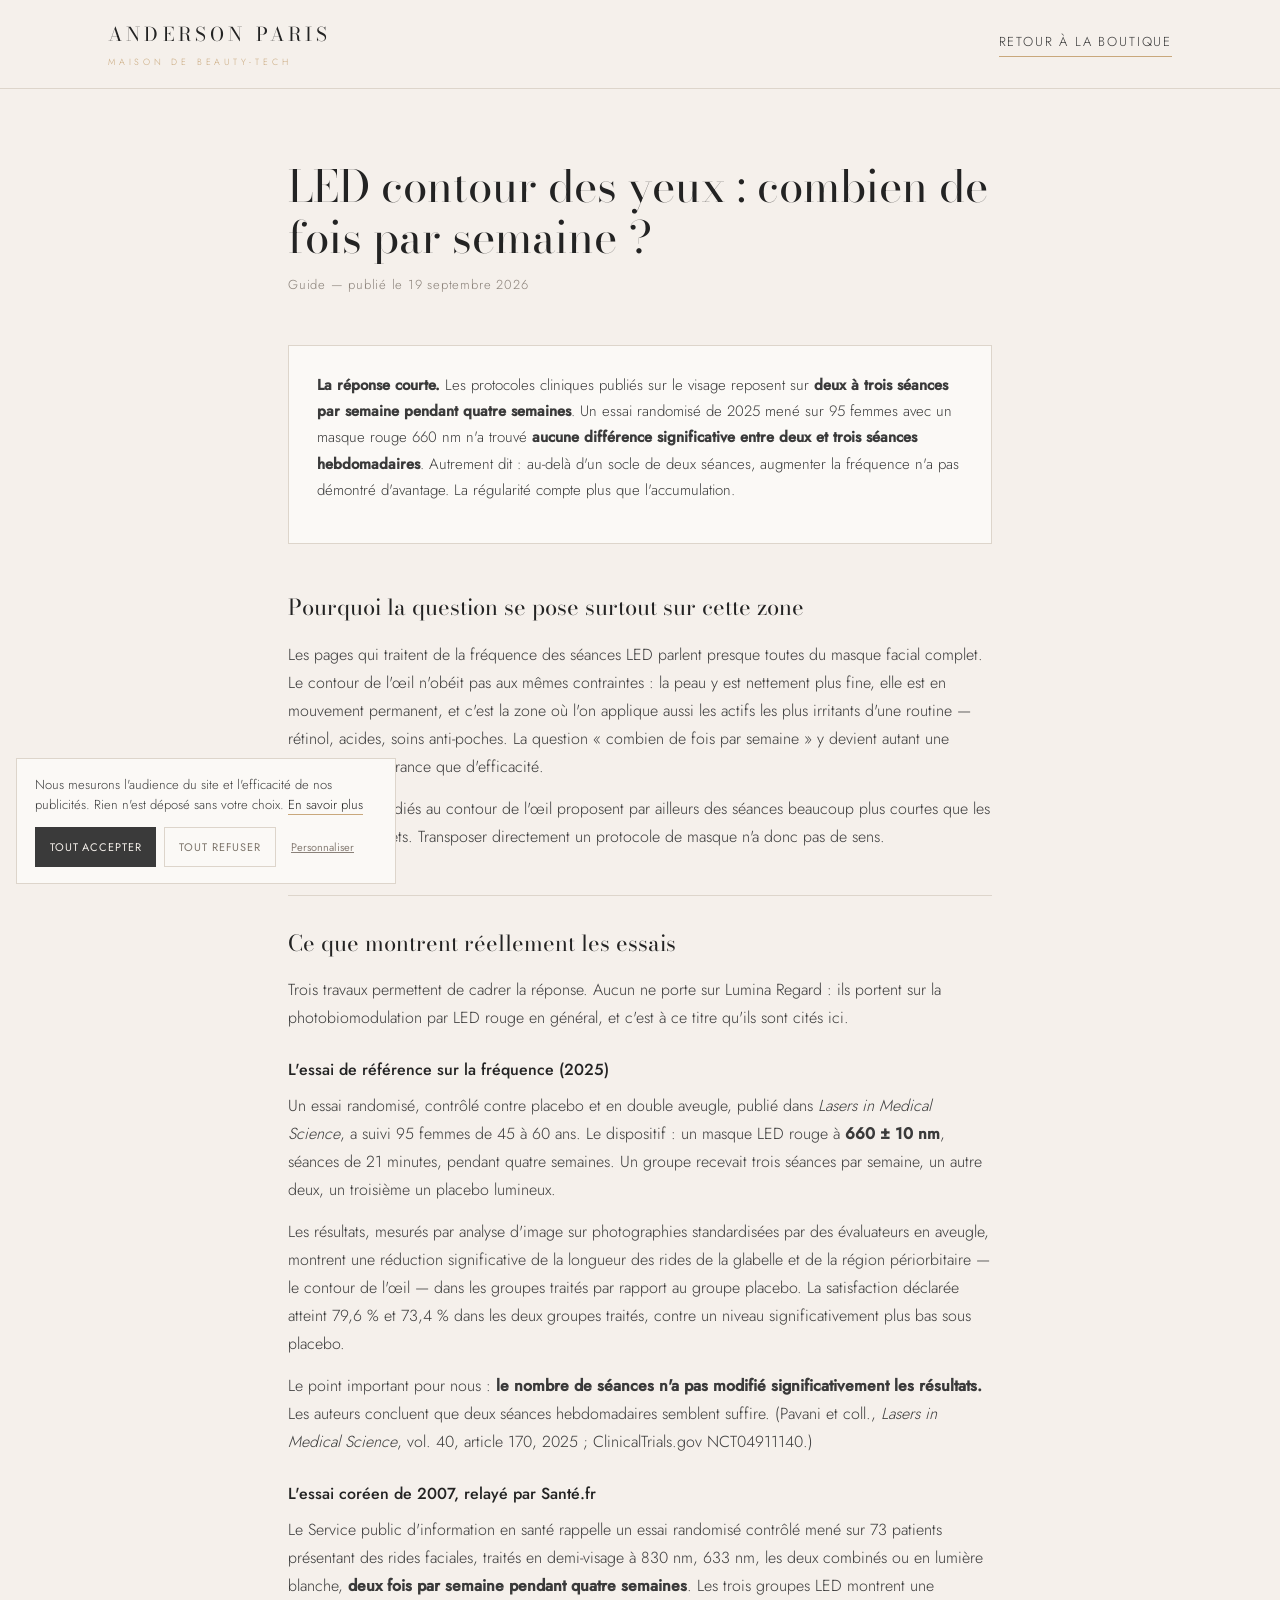
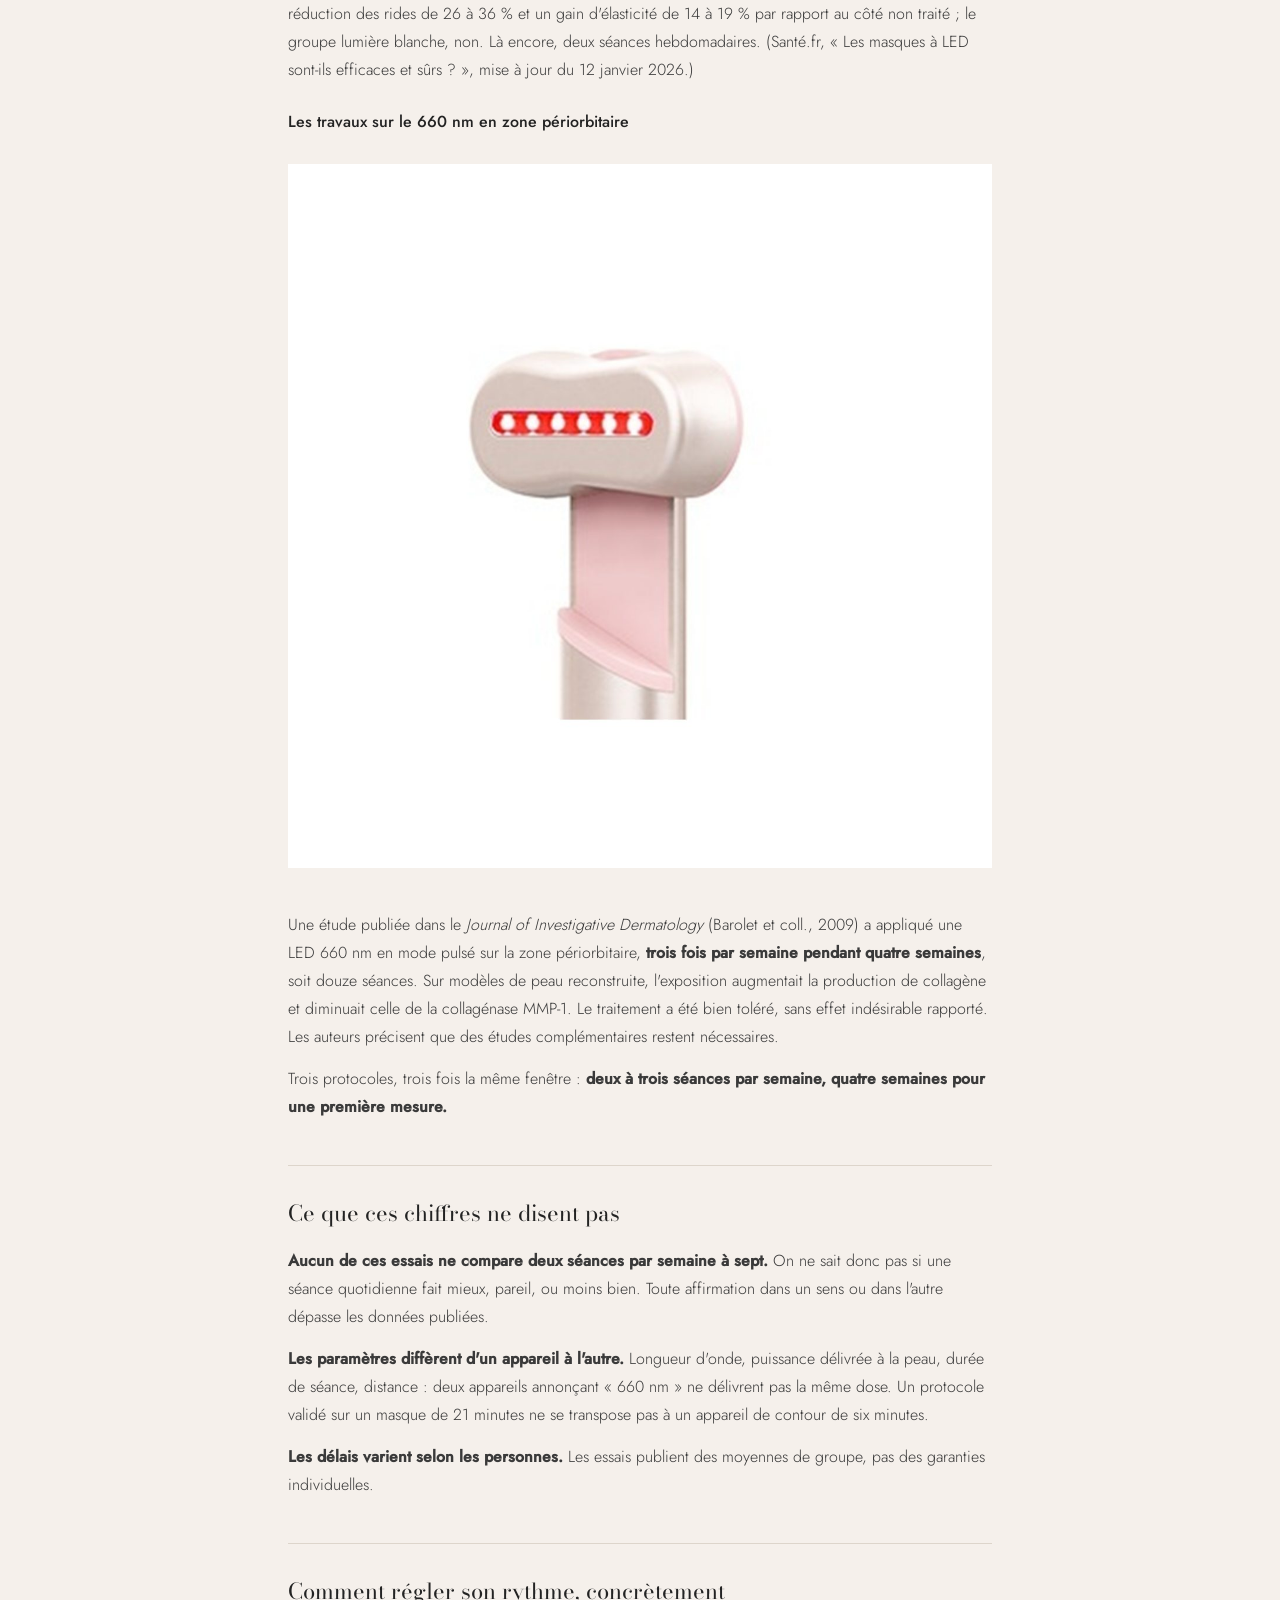
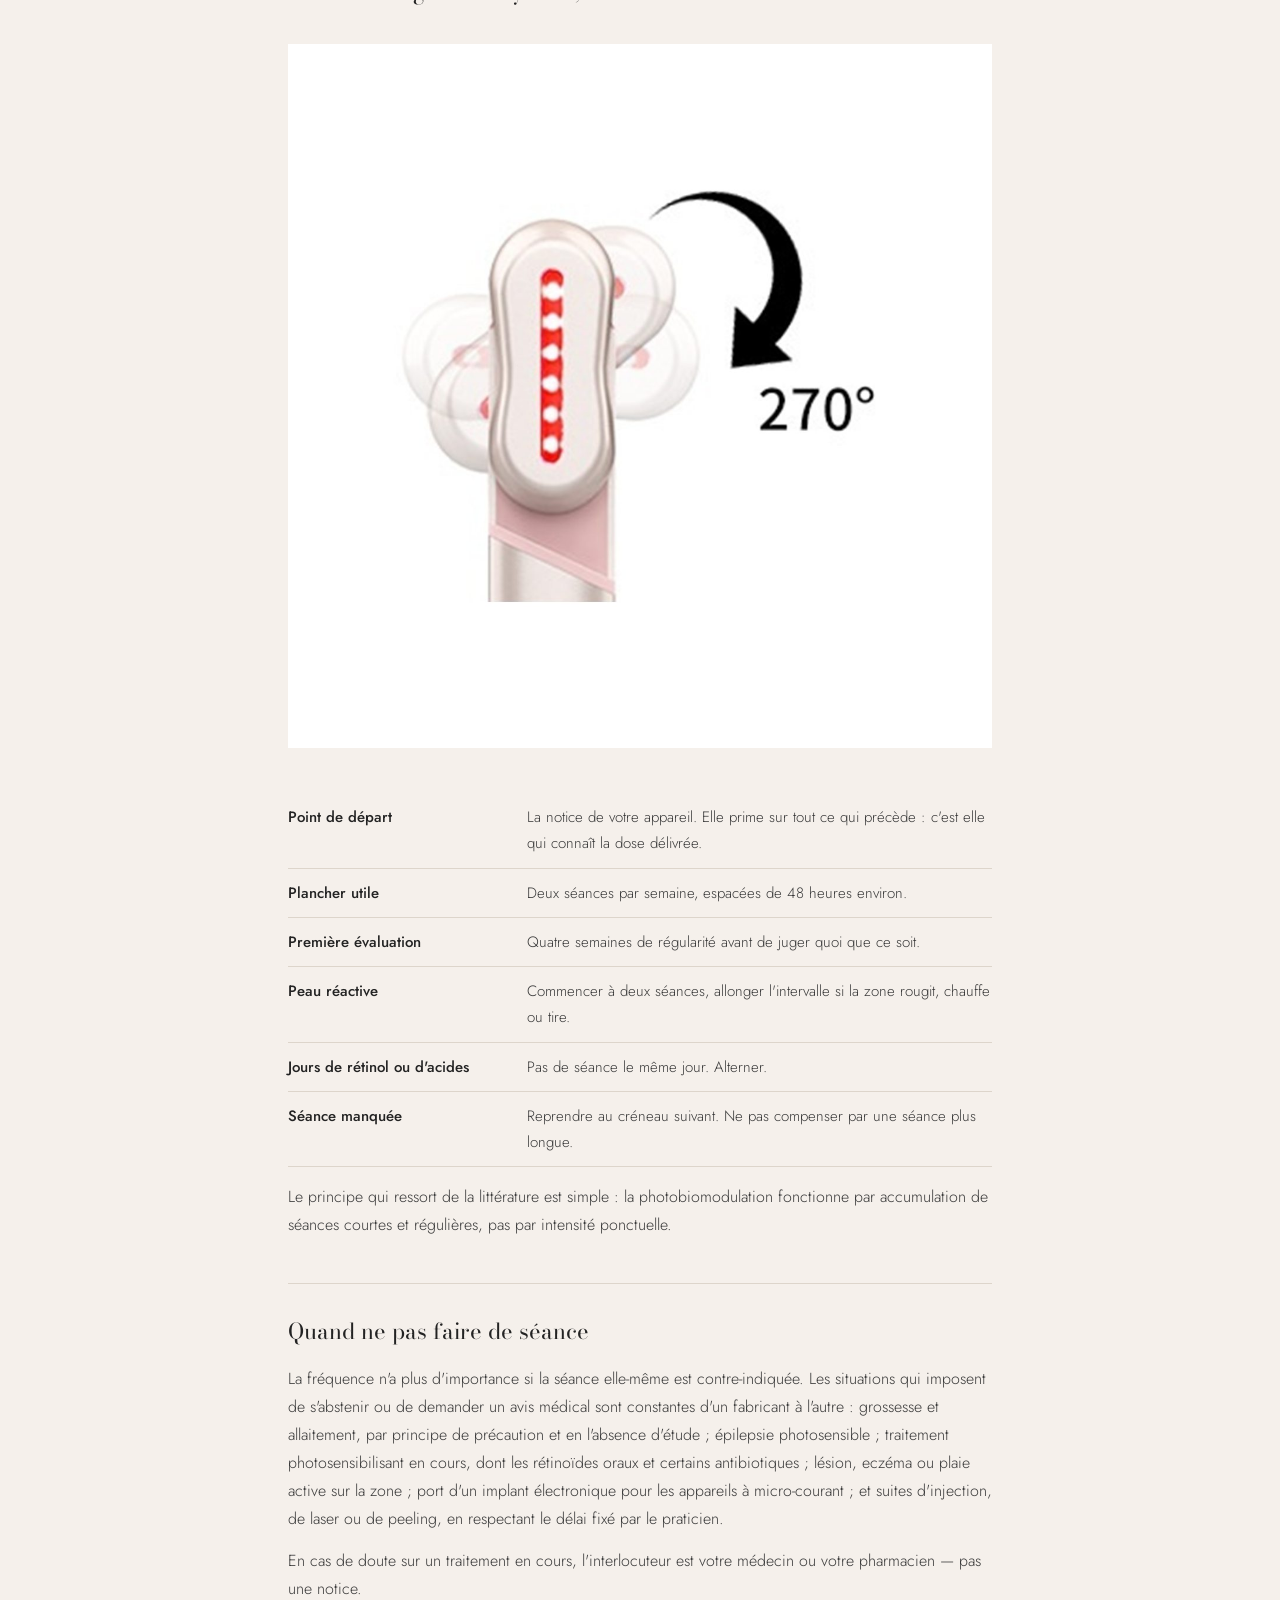
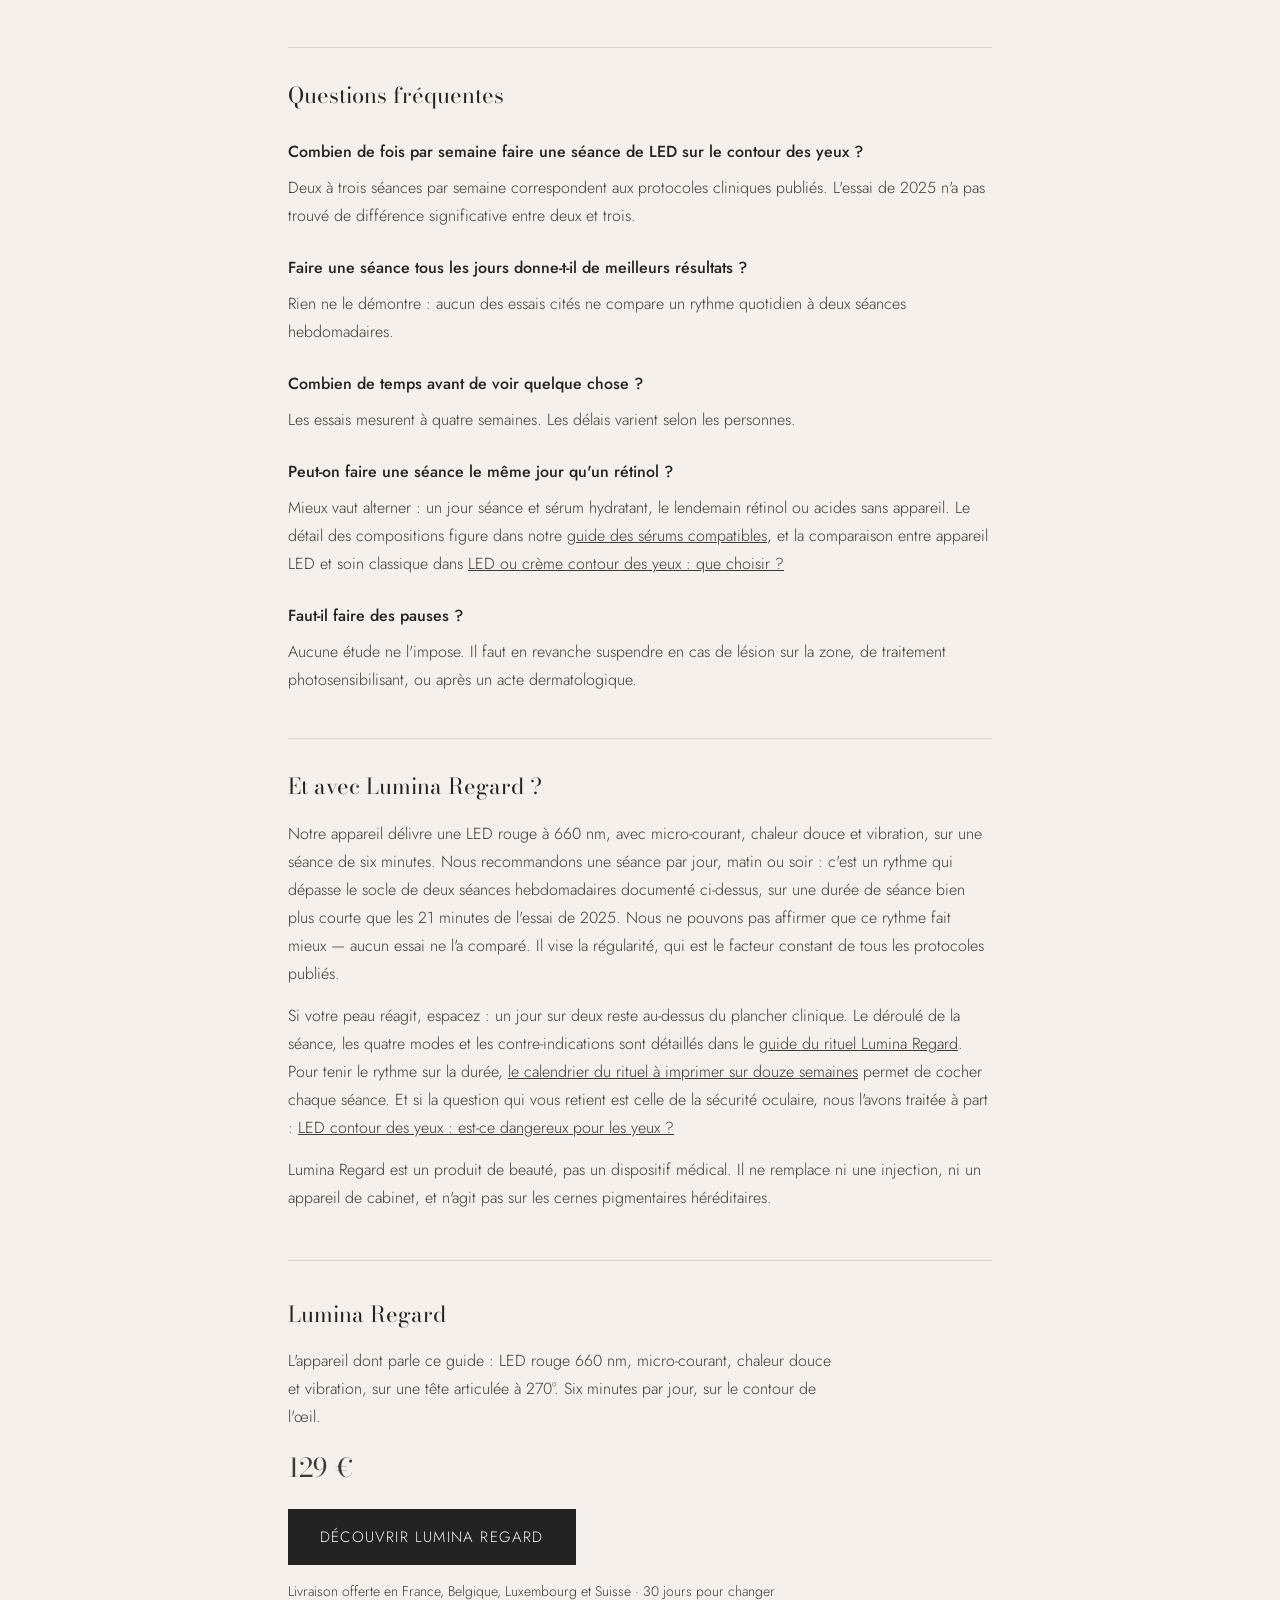
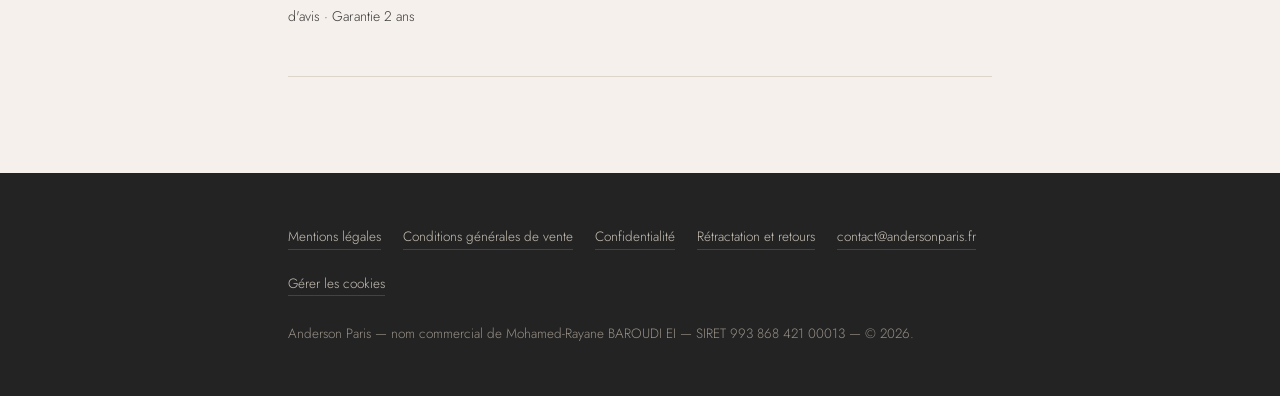
<file: frequence-led-contour-des-yeux.html>
<!DOCTYPE html>
<html lang="fr">
<head>
<meta charset="utf-8">
<meta name="viewport" content="width=device-width, initial-scale=1">
<title>LED contour des yeux : combien de fois par semaine ?</title>
<meta name="description" content="Combien de séances LED par semaine sur le contour des yeux : ce que montrent les essais cliniques sur le 660 nm, pourquoi la régularité compte plus que la durée, et quand espacer les séances.">
<link rel="canonical" href="https://www.andersonparis.fr/frequence-led-contour-des-yeux">
<meta property="og:title" content="LED contour des yeux : combien de fois par semaine ?">
<meta property="og:description" content="Ce que montrent les essais cliniques sur la fréquence des séances de LED rouge 660 nm, et comment régler son rythme sur le contour de l'œil.">
<meta property="og:image" content="https://www.andersonparis.fr/images/lumina-regard-led-rouge.jpg">
<meta property="og:image:alt" content="Tête de soin Lumina Regard, LED rouge allumée">
<meta property="og:url" content="https://www.andersonparis.fr/frequence-led-contour-des-yeux">
<meta property="og:type" content="article">
<meta property="og:locale" content="fr_FR">
<meta property="og:site_name" content="Anderson Paris">
<meta name="twitter:card" content="summary_large_image">
<link rel="icon" type="image/png" href="/images/favicon.png">
<link rel="preload" as="font" type="font/woff2" href="/polices/bodoni-moda-latin.woff2" crossorigin>
<link rel="preload" as="font" type="font/woff2" href="/polices/jost-latin.woff2" crossorigin>
<link rel="stylesheet" href="/polices/polices.css">
<link rel="stylesheet" href="/style.css">
<script type="application/ld+json">
{
  "@context": "https://schema.org",
  "@graph": [
    {
      "@type": "Article",
      "@id": "https://www.andersonparis.fr/frequence-led-contour-des-yeux#article",
      "headline": "LED contour des yeux : combien de fois par semaine ?",
      "description": "Ce que montrent les essais cliniques sur la fréquence des séances de LED rouge 660 nm appliquées au contour de l'œil, et comment régler son rythme.",
      "inLanguage": "fr-FR",
      "datePublished": "2026-09-19",
      "dateModified": "2026-09-19",
      "image": "https://www.andersonparis.fr/images/lumina-regard-led-rouge.jpg",
      "mainEntityOfPage": { "@type": "WebPage", "@id": "https://www.andersonparis.fr/frequence-led-contour-des-yeux" },
      "author": { "@type": "Organization", "name": "Anderson Paris", "url": "https://www.andersonparis.fr/" },
      "publisher": { "@type": "Organization", "name": "Anderson Paris", "url": "https://www.andersonparis.fr/", "logo": { "@type": "ImageObject", "url": "https://www.andersonparis.fr/images/logo-anderson.png" } }
    },
    {
      "@type": "FAQPage",
      "@id": "https://www.andersonparis.fr/frequence-led-contour-des-yeux#faq",
      "inLanguage": "fr-FR",
      "mainEntity": [
        {
          "@type": "Question",
          "name": "Combien de fois par semaine faire une séance de LED sur le contour des yeux ?",
          "acceptedAnswer": { "@type": "Answer", "text": "Les protocoles cliniques publiés sur le visage reposent sur deux à trois séances par semaine pendant quatre semaines. Un essai randomisé de 2025 mené sur 95 femmes avec un masque rouge 660 nm n'a trouvé aucune différence significative entre deux et trois séances hebdomadaires. Au-delà de ce socle, le rythme dépend de votre appareil : suivez toujours la notice du fabricant." }
        },
        {
          "@type": "Question",
          "name": "Faire une séance tous les jours donne-t-il de meilleurs résultats ?",
          "acceptedAnswer": { "@type": "Answer", "text": "Rien ne le démontre. Les essais disponibles comparent deux et trois séances par semaine, pas sept ; aucun ne montre qu'augmenter la fréquence accélère les effets. Un rythme quotidien peut se justifier pour la régularité, à condition que la séance reste courte et que la peau le tolère." }
        },
        {
          "@type": "Question",
          "name": "Combien de temps avant de voir quelque chose ?",
          "acceptedAnswer": { "@type": "Answer", "text": "Les essais publiés mesurent leurs résultats après quatre semaines de séances régulières. Les délais varient selon les personnes, et un effet immédiat de confort ou de teint plus rosé après une séance n'est pas un résultat durable." }
        },
        {
          "@type": "Question",
          "name": "Peut-on faire une séance LED le même jour qu'un rétinol ?",
          "acceptedAnswer": { "@type": "Answer", "text": "Mieux vaut alterner. Le rétinol, les acides exfoliants et le peroxyde de benzoyle rendent la peau plus réactive ; les appliquer le jour d'une séance augmente le risque d'irritation sur une zone déjà fine. Un jour sur deux suffit à concilier les deux." }
        },
        {
          "@type": "Question",
          "name": "Faut-il faire des pauses ?",
          "acceptedAnswer": { "@type": "Answer", "text": "Aucune étude ne l'impose. En revanche, il faut suspendre les séances en cas de lésion ou d'eczéma sur la zone, de traitement photosensibilisant en cours, et après une injection ou un acte dermatologique, en respectant le délai indiqué par le praticien." }
        }
      ]
    }
  ]
}
</script>
</head>
<body>
<header><div class="bar">
<a class="marque" href="/">Anderson Paris<span>Maison de beauty-tech</span></a>
<a class="retour" href="/">Retour à la boutique</a>
</div></header>
<main><div class="wrap">
<h1>LED contour des yeux : combien de fois par semaine ?</h1>
<p class="maj">Guide — publié le 19 septembre 2026</p>

<div class="encadre"><p><strong>La réponse courte.</strong> Les protocoles cliniques publiés sur le visage reposent sur <strong>deux à trois séances par semaine pendant quatre semaines</strong>. Un essai randomisé de 2025 mené sur 95 femmes avec un masque rouge 660 nm n'a trouvé <strong>aucune différence significative entre deux et trois séances hebdomadaires</strong>. Autrement dit : au-delà d'un socle de deux séances, augmenter la fréquence n'a pas démontré d'avantage. La régularité compte plus que l'accumulation.</p></div>

<h2 style="border-top:none;padding-top:0">Pourquoi la question se pose surtout sur cette zone</h2>
<p>Les pages qui traitent de la fréquence des séances LED parlent presque toutes du masque facial complet. Le contour de l'œil n'obéit pas aux mêmes contraintes : la peau y est nettement plus fine, elle est en mouvement permanent, et c'est la zone où l'on applique aussi les actifs les plus irritants d'une routine — rétinol, acides, soins anti-poches. La question « combien de fois par semaine » y devient autant une question de tolérance que d'efficacité.</p>
<p>Les appareils dédiés au contour de l'œil proposent par ailleurs des séances beaucoup plus courtes que les masques complets. Transposer directement un protocole de masque n'a donc pas de sens.</p>

<h2>Ce que montrent réellement les essais</h2>
<p>Trois travaux permettent de cadrer la réponse. Aucun ne porte sur Lumina Regard : ils portent sur la photobiomodulation par LED rouge en général, et c'est à ce titre qu'ils sont cités ici.</p>

<h3>L'essai de référence sur la fréquence (2025)</h3>
<p>Un essai randomisé, contrôlé contre placebo et en double aveugle, publié dans <em>Lasers in Medical Science</em>, a suivi 95 femmes de 45 à 60 ans. Le dispositif : un masque LED rouge à <strong>660 ± 10 nm</strong>, séances de 21 minutes, pendant quatre semaines. Un groupe recevait trois séances par semaine, un autre deux, un troisième un placebo lumineux.</p>
<p>Les résultats, mesurés par analyse d'image sur photographies standardisées par des évaluateurs en aveugle, montrent une réduction significative de la longueur des rides de la glabelle et de la région périorbitaire — le contour de l'œil — dans les groupes traités par rapport au groupe placebo. La satisfaction déclarée atteint 79,6 % et 73,4 % dans les deux groupes traités, contre un niveau significativement plus bas sous placebo.</p>
<p>Le point important pour nous : <strong>le nombre de séances n'a pas modifié significativement les résultats.</strong> Les auteurs concluent que deux séances hebdomadaires semblent suffire. (Pavani et coll., <em>Lasers in Medical Science</em>, vol. 40, article 170, 2025 ; ClinicalTrials.gov NCT04911140.)</p>

<h3>L'essai coréen de 2007, relayé par Santé.fr</h3>
<p>Le Service public d'information en santé rappelle un essai randomisé contrôlé mené sur 73 patients présentant des rides faciales, traités en demi-visage à 830 nm, 633 nm, les deux combinés ou en lumière blanche, <strong>deux fois par semaine pendant quatre semaines</strong>. Les trois groupes LED montrent une réduction des rides de 26 à 36 % et un gain d'élasticité de 14 à 19 % par rapport au côté non traité ; le groupe lumière blanche, non. Là encore, deux séances hebdomadaires. (Santé.fr, « Les masques à LED sont-ils efficaces et sûrs ? », mise à jour du 12 janvier 2026.)</p>

<h3>Les travaux sur le 660 nm en zone périorbitaire</h3>
<p><img src="/images/lumina-regard-led-rouge.jpg" alt="Tête de soin avec les six LED rouges allumées, utilisée sur le contour de l'œil" width="1200" height="1200" loading="lazy" style="max-width:100%;height:auto;margin:20px 0"></p>
<p>Une étude publiée dans le <em>Journal of Investigative Dermatology</em> (Barolet et coll., 2009) a appliqué une LED 660 nm en mode pulsé sur la zone périorbitaire, <strong>trois fois par semaine pendant quatre semaines</strong>, soit douze séances. Sur modèles de peau reconstruite, l'exposition augmentait la production de collagène et diminuait celle de la collagénase MMP-1. Le traitement a été bien toléré, sans effet indésirable rapporté. Les auteurs précisent que des études complémentaires restent nécessaires.</p>
<p>Trois protocoles, trois fois la même fenêtre : <strong>deux à trois séances par semaine, quatre semaines pour une première mesure.</strong></p>

<h2>Ce que ces chiffres ne disent pas</h2>
<p><strong>Aucun de ces essais ne compare deux séances par semaine à sept.</strong> On ne sait donc pas si une séance quotidienne fait mieux, pareil, ou moins bien. Toute affirmation dans un sens ou dans l'autre dépasse les données publiées.</p>
<p><strong>Les paramètres diffèrent d'un appareil à l'autre.</strong> Longueur d'onde, puissance délivrée à la peau, durée de séance, distance : deux appareils annonçant « 660 nm » ne délivrent pas la même dose. Un protocole validé sur un masque de 21 minutes ne se transpose pas à un appareil de contour de six minutes.</p>
<p><strong>Les délais varient selon les personnes.</strong> Les essais publient des moyennes de groupe, pas des garanties individuelles.</p>

<h2>Comment régler son rythme, concrètement</h2>
<p><img src="/images/lumina-regard-tete-270.jpg" alt="Tête articulée à 270° épousant le contour de l'œil pendant une séance" width="1200" height="1200" loading="lazy" style="max-width:100%;height:auto;margin:20px 0"></p>
<table>
<tr><th>Point de départ</th><td>La notice de votre appareil. Elle prime sur tout ce qui précède : c'est elle qui connaît la dose délivrée.</td></tr>
<tr><th>Plancher utile</th><td>Deux séances par semaine, espacées de 48 heures environ.</td></tr>
<tr><th>Première évaluation</th><td>Quatre semaines de régularité avant de juger quoi que ce soit.</td></tr>
<tr><th>Peau réactive</th><td>Commencer à deux séances, allonger l'intervalle si la zone rougit, chauffe ou tire.</td></tr>
<tr><th>Jours de rétinol ou d'acides</th><td>Pas de séance le même jour. Alterner.</td></tr>
<tr><th>Séance manquée</th><td>Reprendre au créneau suivant. Ne pas compenser par une séance plus longue.</td></tr>
</table>
<p>Le principe qui ressort de la littérature est simple : la photobiomodulation fonctionne par accumulation de séances courtes et régulières, pas par intensité ponctuelle.</p>

<h2>Quand ne pas faire de séance</h2>
<p>La fréquence n'a plus d'importance si la séance elle-même est contre-indiquée. Les situations qui imposent de s'abstenir ou de demander un avis médical sont constantes d'un fabricant à l'autre : grossesse et allaitement, par principe de précaution et en l'absence d'étude ; épilepsie photosensible ; traitement photosensibilisant en cours, dont les rétinoïdes oraux et certains antibiotiques ; lésion, eczéma ou plaie active sur la zone ; port d'un implant électronique pour les appareils à micro-courant ; et suites d'injection, de laser ou de peeling, en respectant le délai fixé par le praticien.</p>
<p>En cas de doute sur un traitement en cours, l'interlocuteur est votre médecin ou votre pharmacien — pas une notice.</p>

<h2>Questions fréquentes</h2>
<h3>Combien de fois par semaine faire une séance de LED sur le contour des yeux ?</h3>
<p>Deux à trois séances par semaine correspondent aux protocoles cliniques publiés. L'essai de 2025 n'a pas trouvé de différence significative entre deux et trois.</p>
<h3>Faire une séance tous les jours donne-t-il de meilleurs résultats ?</h3>
<p>Rien ne le démontre : aucun des essais cités ne compare un rythme quotidien à deux séances hebdomadaires.</p>
<h3>Combien de temps avant de voir quelque chose ?</h3>
<p>Les essais mesurent à quatre semaines. Les délais varient selon les personnes.</p>
<h3>Peut-on faire une séance le même jour qu'un rétinol ?</h3>
<p>Mieux vaut alterner : un jour séance et sérum hydratant, le lendemain rétinol ou acides sans appareil. Le détail des compositions figure dans notre <a href="/guide-serums">guide des sérums compatibles</a>, et la comparaison entre appareil LED et soin classique dans <a href="/led-ou-creme-contour-des-yeux">LED ou crème contour des yeux : que choisir ?</a></p>
<h3>Faut-il faire des pauses ?</h3>
<p>Aucune étude ne l'impose. Il faut en revanche suspendre en cas de lésion sur la zone, de traitement photosensibilisant, ou après un acte dermatologique.</p>

<h2>Et avec Lumina Regard ?</h2>
<p>Notre appareil délivre une LED rouge à 660 nm, avec micro-courant, chaleur douce et vibration, sur une séance de six minutes. Nous recommandons une séance par jour, matin ou soir : c'est un rythme qui dépasse le socle de deux séances hebdomadaires documenté ci-dessus, sur une durée de séance bien plus courte que les 21 minutes de l'essai de 2025. Nous ne pouvons pas affirmer que ce rythme fait mieux — aucun essai ne l'a comparé. Il vise la régularité, qui est le facteur constant de tous les protocoles publiés.</p>
<p>Si votre peau réagit, espacez : un jour sur deux reste au-dessus du plancher clinique. Le déroulé de la séance, les quatre modes et les contre-indications sont détaillés dans le <a href="/guide-rituel">guide du rituel Lumina Regard</a>. Pour tenir le rythme sur la durée, <a href="/calendrier-rituel">le calendrier du rituel à imprimer sur douze semaines</a> permet de cocher chaque séance. Et si la question qui vous retient est celle de la sécurité oculaire, nous l'avons traitée à part : <a href="/led-contour-des-yeux-danger">LED contour des yeux : est-ce dangereux pour les yeux ?</a></p>
<p>Lumina Regard est un produit de beauté, pas un dispositif médical. Il ne remplace ni une injection, ni un appareil de cabinet, et n'agit pas sur les cernes pigmentaires héréditaires.</p>

<div class="rappel-produit">
<h2>Lumina Regard</h2>
<p>L'appareil dont parle ce guide : LED rouge 660&nbsp;nm, micro-courant, chaleur douce et vibration, sur une tête articulée à 270°. Six minutes par jour, sur le contour de l'œil.</p>
<p class="prix">129&nbsp;€</p>
<a class="bouton" href="/">Découvrir Lumina Regard</a>
<p class="mentions">Livraison offerte en France, Belgique, Luxembourg et Suisse · 30 jours pour changer d'avis · Garantie 2 ans</p>
</div>
</div></main>
<footer><div class="wrap">
<div class="fnav">
<a href="/mentions-legales">Mentions légales</a>
<a href="/cgv">Conditions générales de vente</a>
<a href="/confidentialite">Confidentialité</a>
<a href="/retractation">Rétractation et retours</a>
<a href="mailto:contact@andersonparis.fr">contact@andersonparis.fr</a>
<button type="button" class="lien-cookies" hidden>Gérer les cookies</button>
</div>
<p>Anderson Paris — nom commercial de Mohamed-Rayane BAROUDI EI — SIRET 993 868 421 00013 — © 2026.</p>
</div></footer>
<style>
/* bandeau de consentement — copie du bloc d'index.html (extraction commune : t_4a801204) */
[hidden]{display:none!important}
.lien-cookies{background:none;border:none;border-bottom:1px solid #46433F;color:#C8C0B6;font:inherit;cursor:pointer;padding:0}
.lien-cookies:hover{color:var(--rose)}
.consentement{position:fixed;left:16px;bottom:calc(16px + env(safe-area-inset-bottom,0px));z-index:70;width:calc(100% - 32px);max-width:380px;background:var(--papier);border:1px solid var(--ligne);padding:16px 18px}
.consentement p{font-size:13px;line-height:1.55;margin-bottom:12px}
.consentement p a{color:var(--encre);text-decoration:none;border-bottom:1px solid var(--rose)}
.consentement .choix{display:flex;flex-direction:column;gap:8px;margin-bottom:12px;font-size:13px}
.consentement label{display:flex;align-items:center;gap:10px;cursor:pointer}
.consentement input{accent-color:var(--anthracite)}
.consentement .boutons{display:flex;flex-wrap:wrap;gap:8px}
.consentement button{font-family:var(--sans);font-weight:400;font-size:11px;letter-spacing:.08em;text-transform:uppercase;padding:10px 14px;min-height:40px;cursor:pointer;background:var(--anthracite);color:var(--albatre);border:1px solid var(--anthracite)}
.consentement button.secondaire{background:none;color:#7E766C;border-color:var(--ligne)}
.consentement button.discret{background:none;border-color:transparent;color:#8A8179;text-decoration:underline;text-transform:none;letter-spacing:0;padding:10px 6px}
.consentement button:hover{border-color:var(--rose)}
</style>

<div class="consentement" role="dialog" aria-label="Choix des cookies" hidden>
  <p>Nous mesurons l'audience du site et l'efficacité de nos publicités. Rien n'est déposé sans votre choix. <a href="/confidentialite">En savoir plus</a></p>
  <div class="choix" hidden>
    <label><input type="checkbox" name="audience"> Mesure d'audience — PostHog</label>
    <label><input type="checkbox" name="publicite"> Publicité — pixel Meta</label>
  </div>
  <div class="boutons">
    <button type="button" data-choix="accepter">Tout accepter</button>
    <button type="button" class="secondaire" data-choix="refuser">Tout refuser</button>
    <button type="button" class="discret" data-choix="personnaliser">Personnaliser</button>
  </div>
</div>

<script src="/suivi.js"></script>
<script src="/consentement.js"></script>
</body></html>
</file>
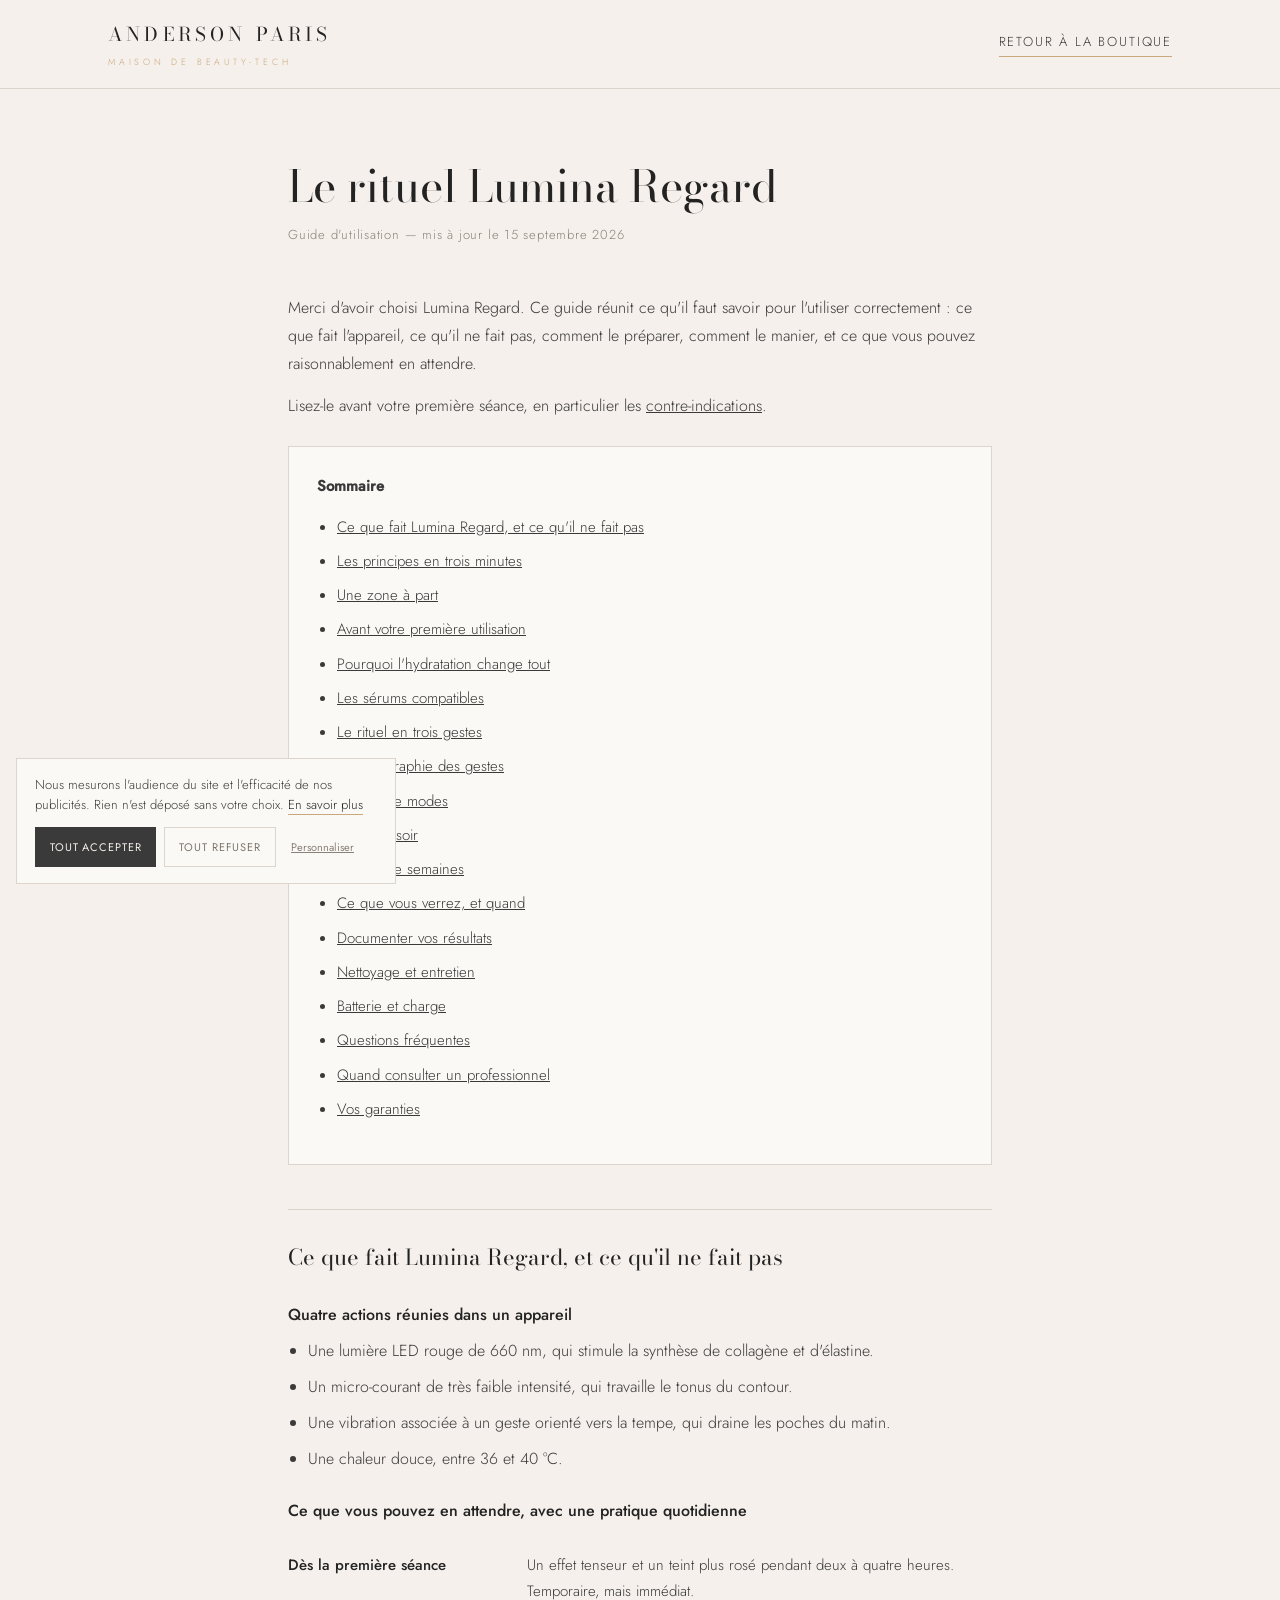
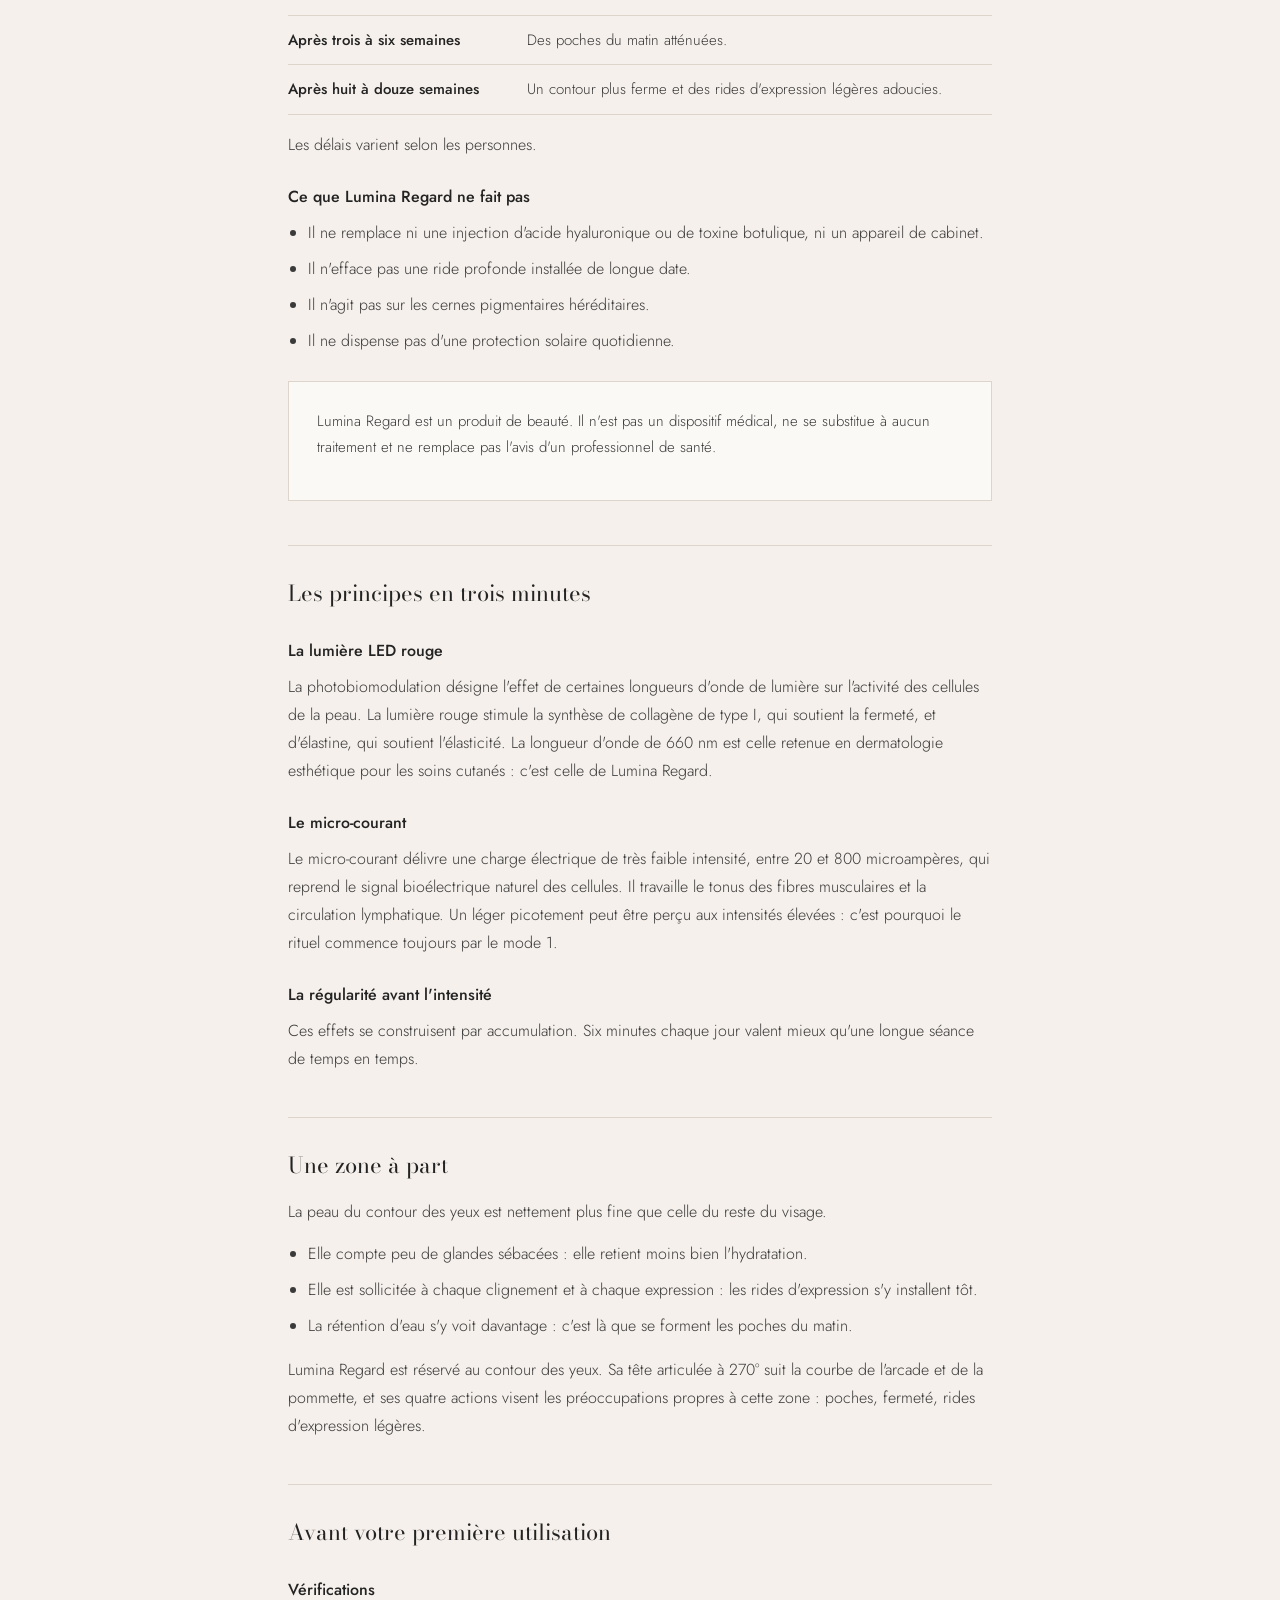
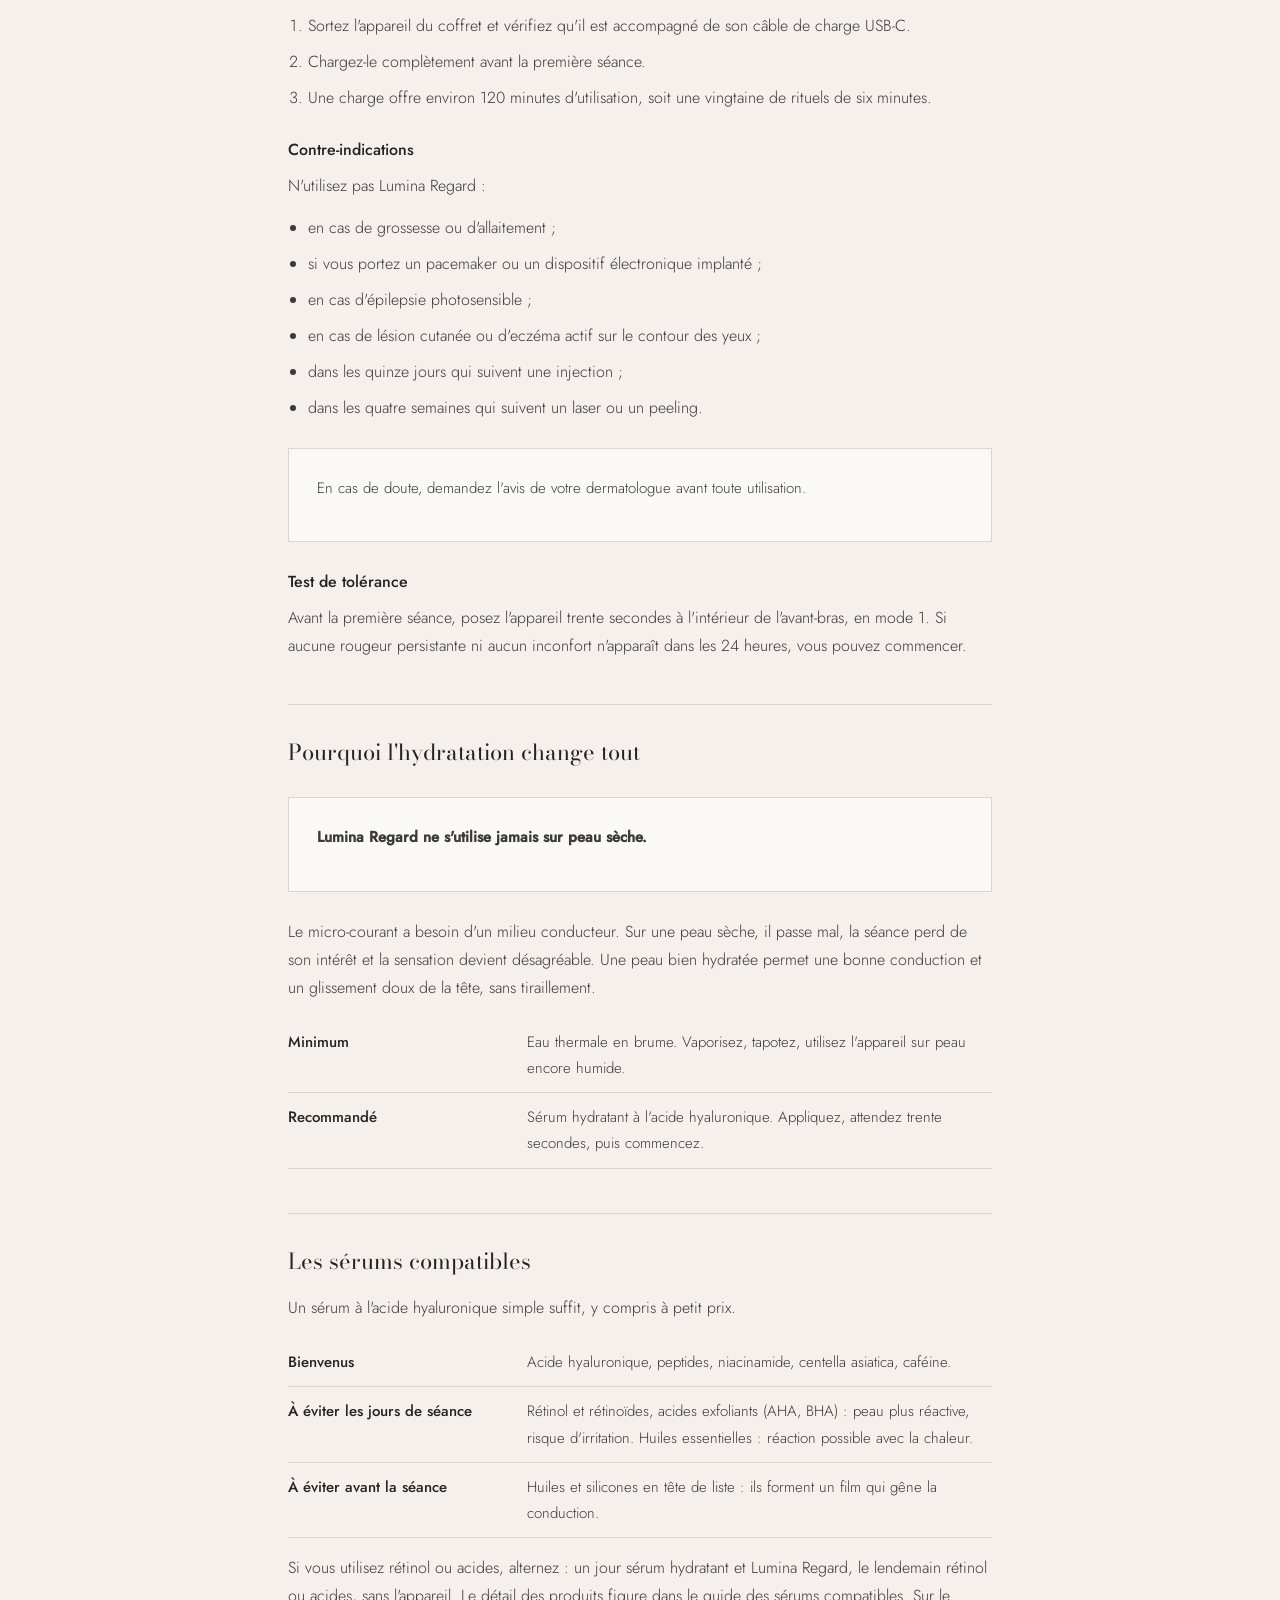
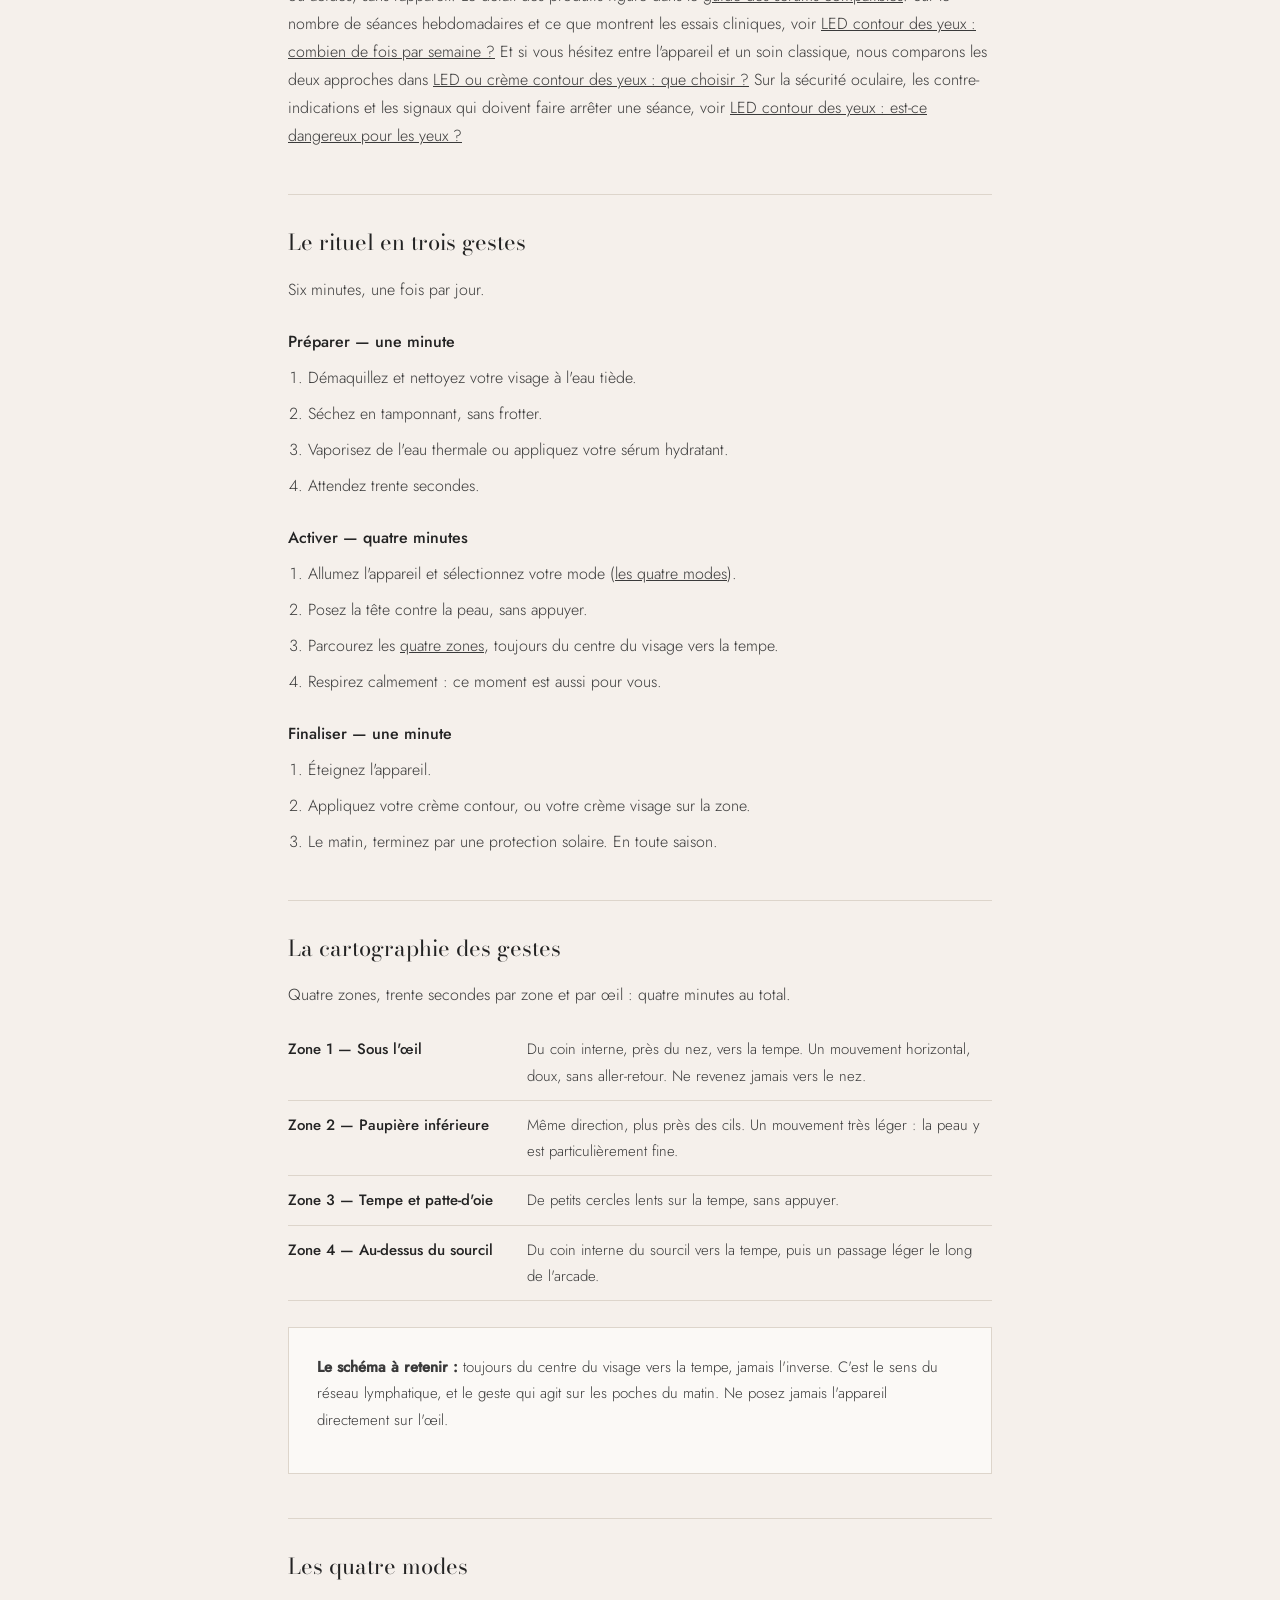
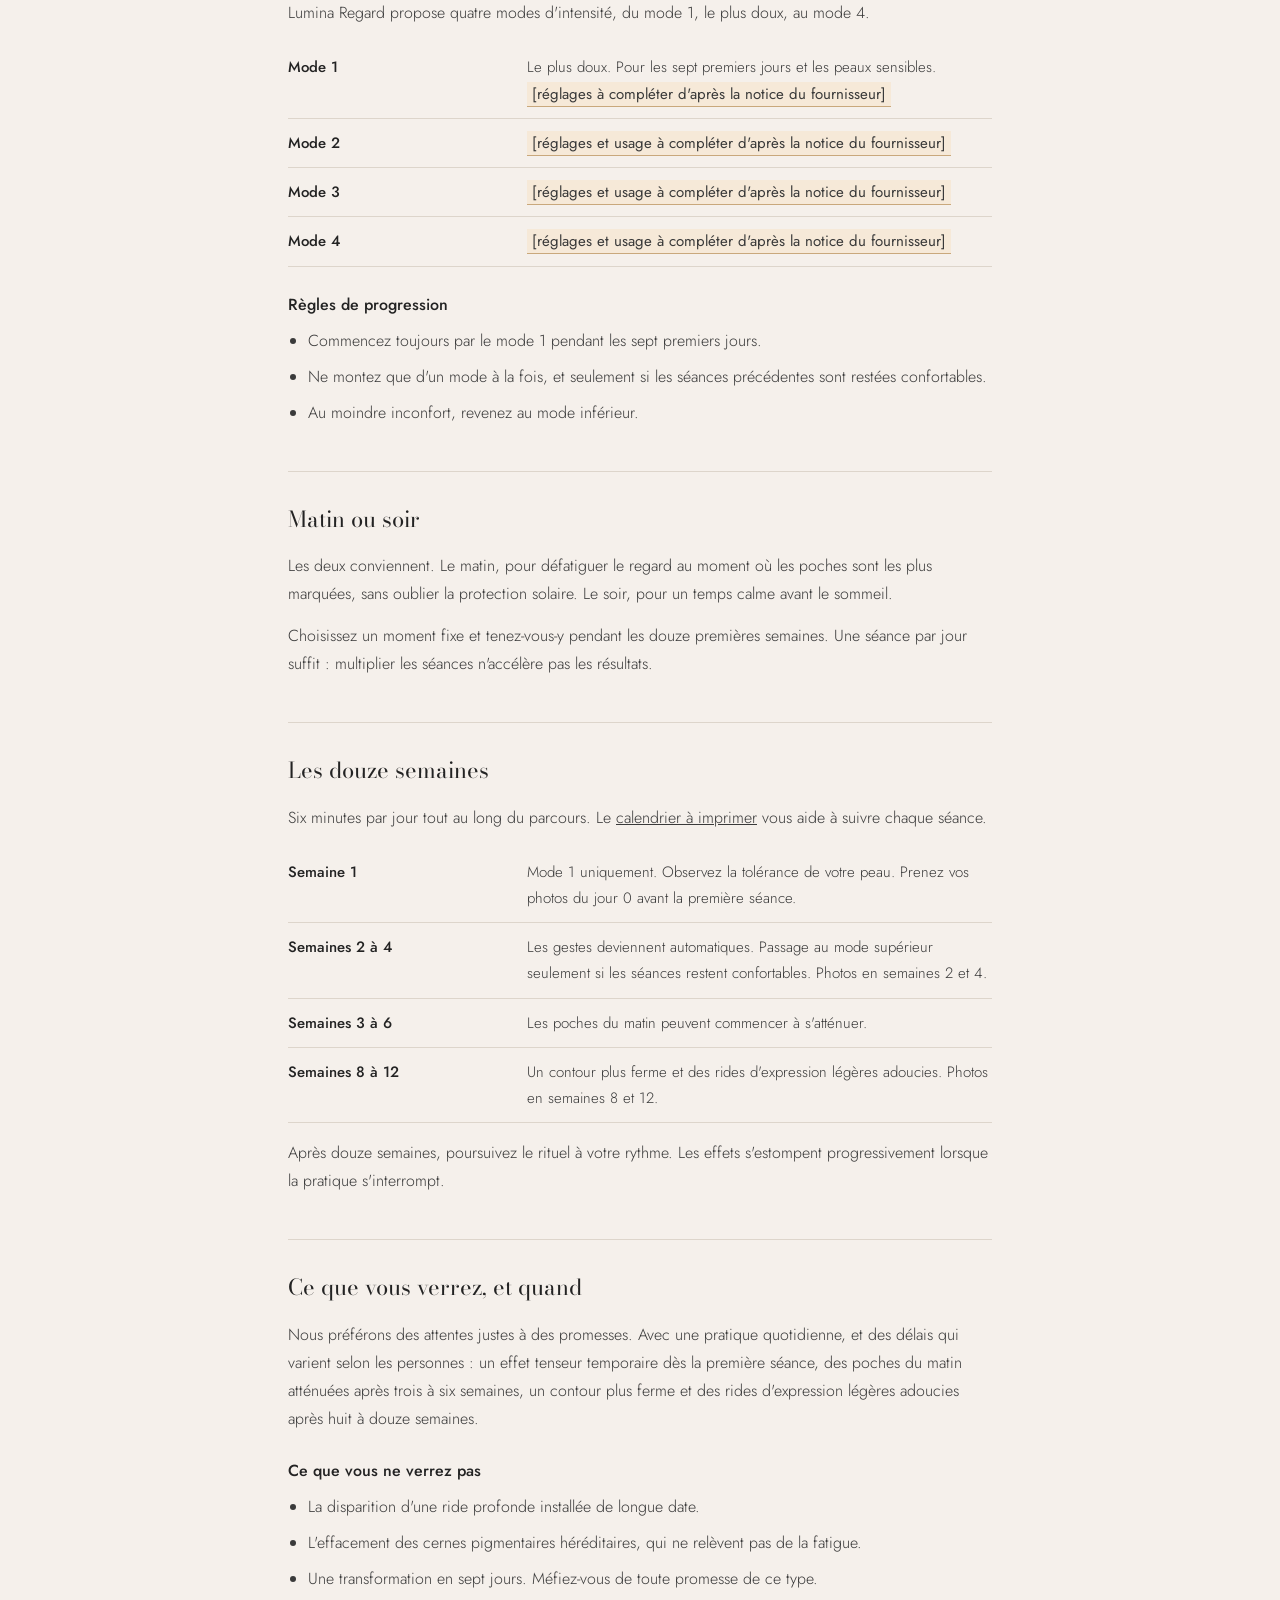
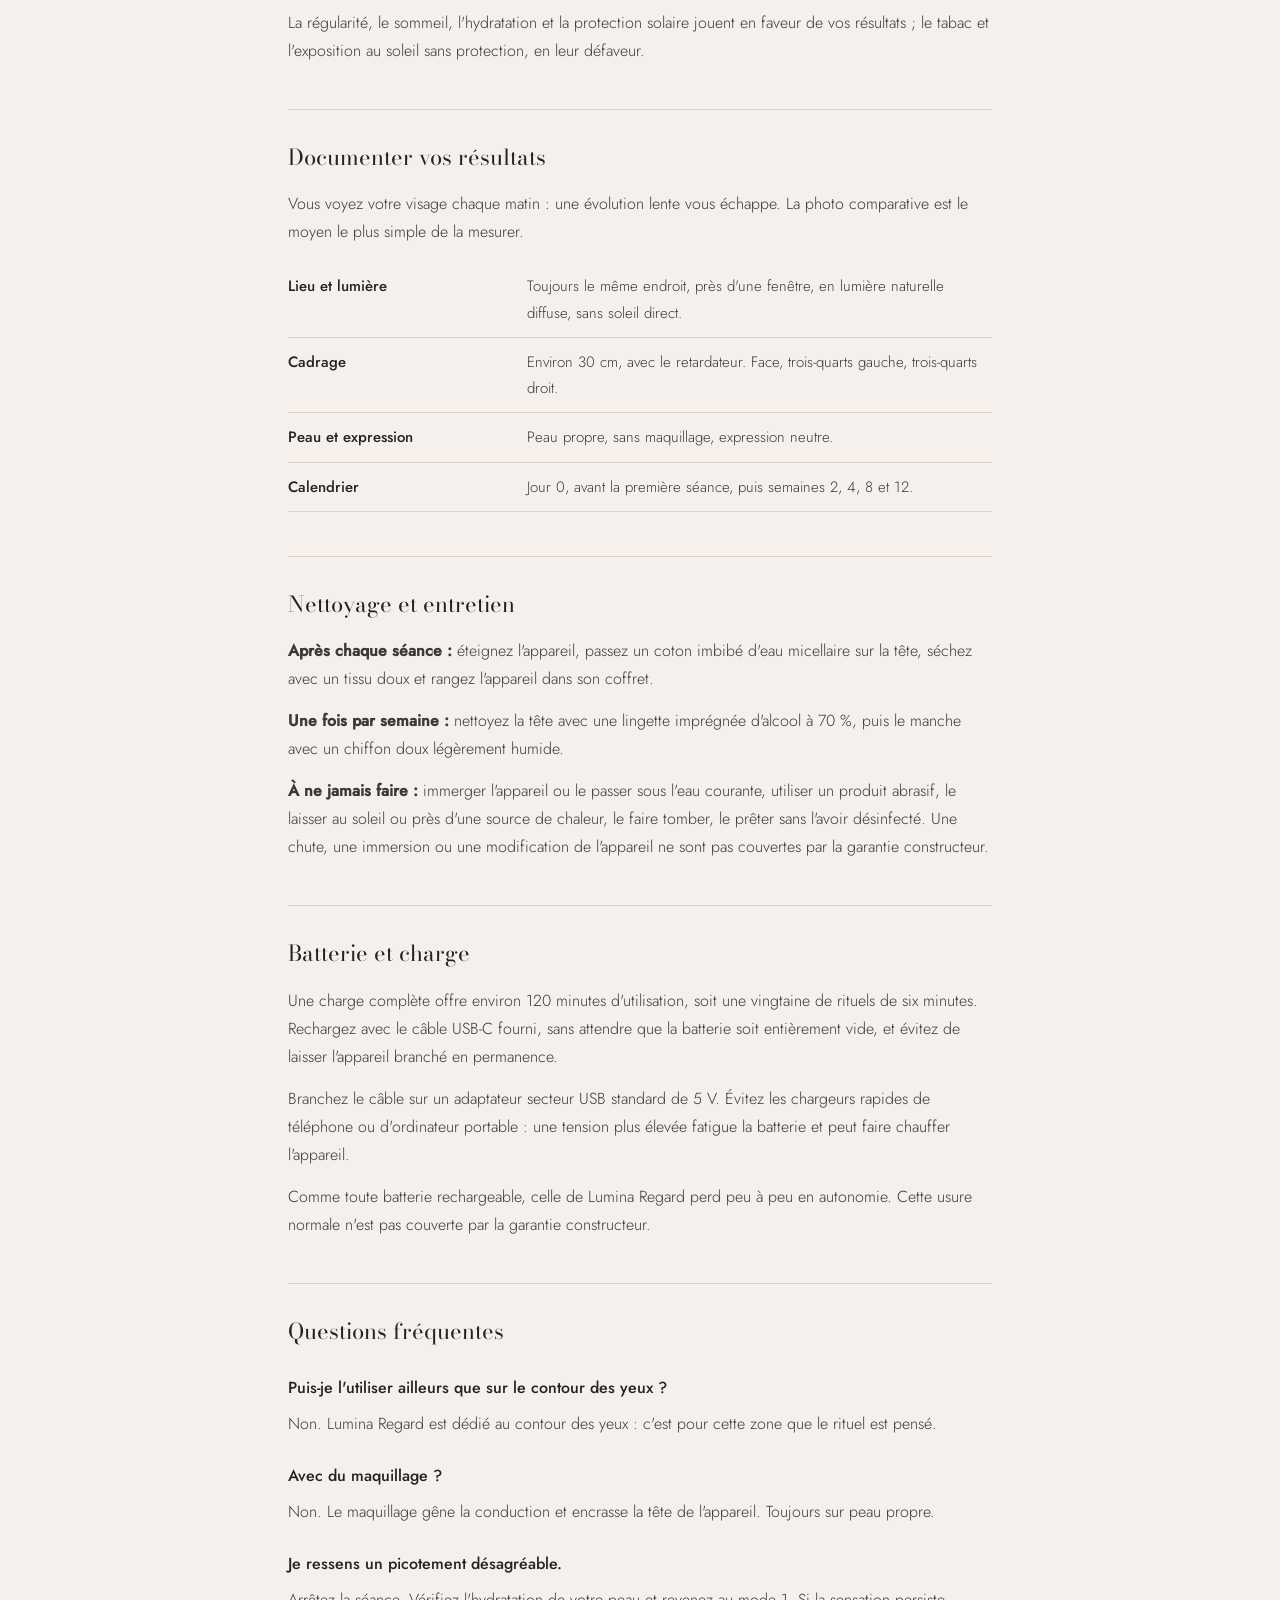
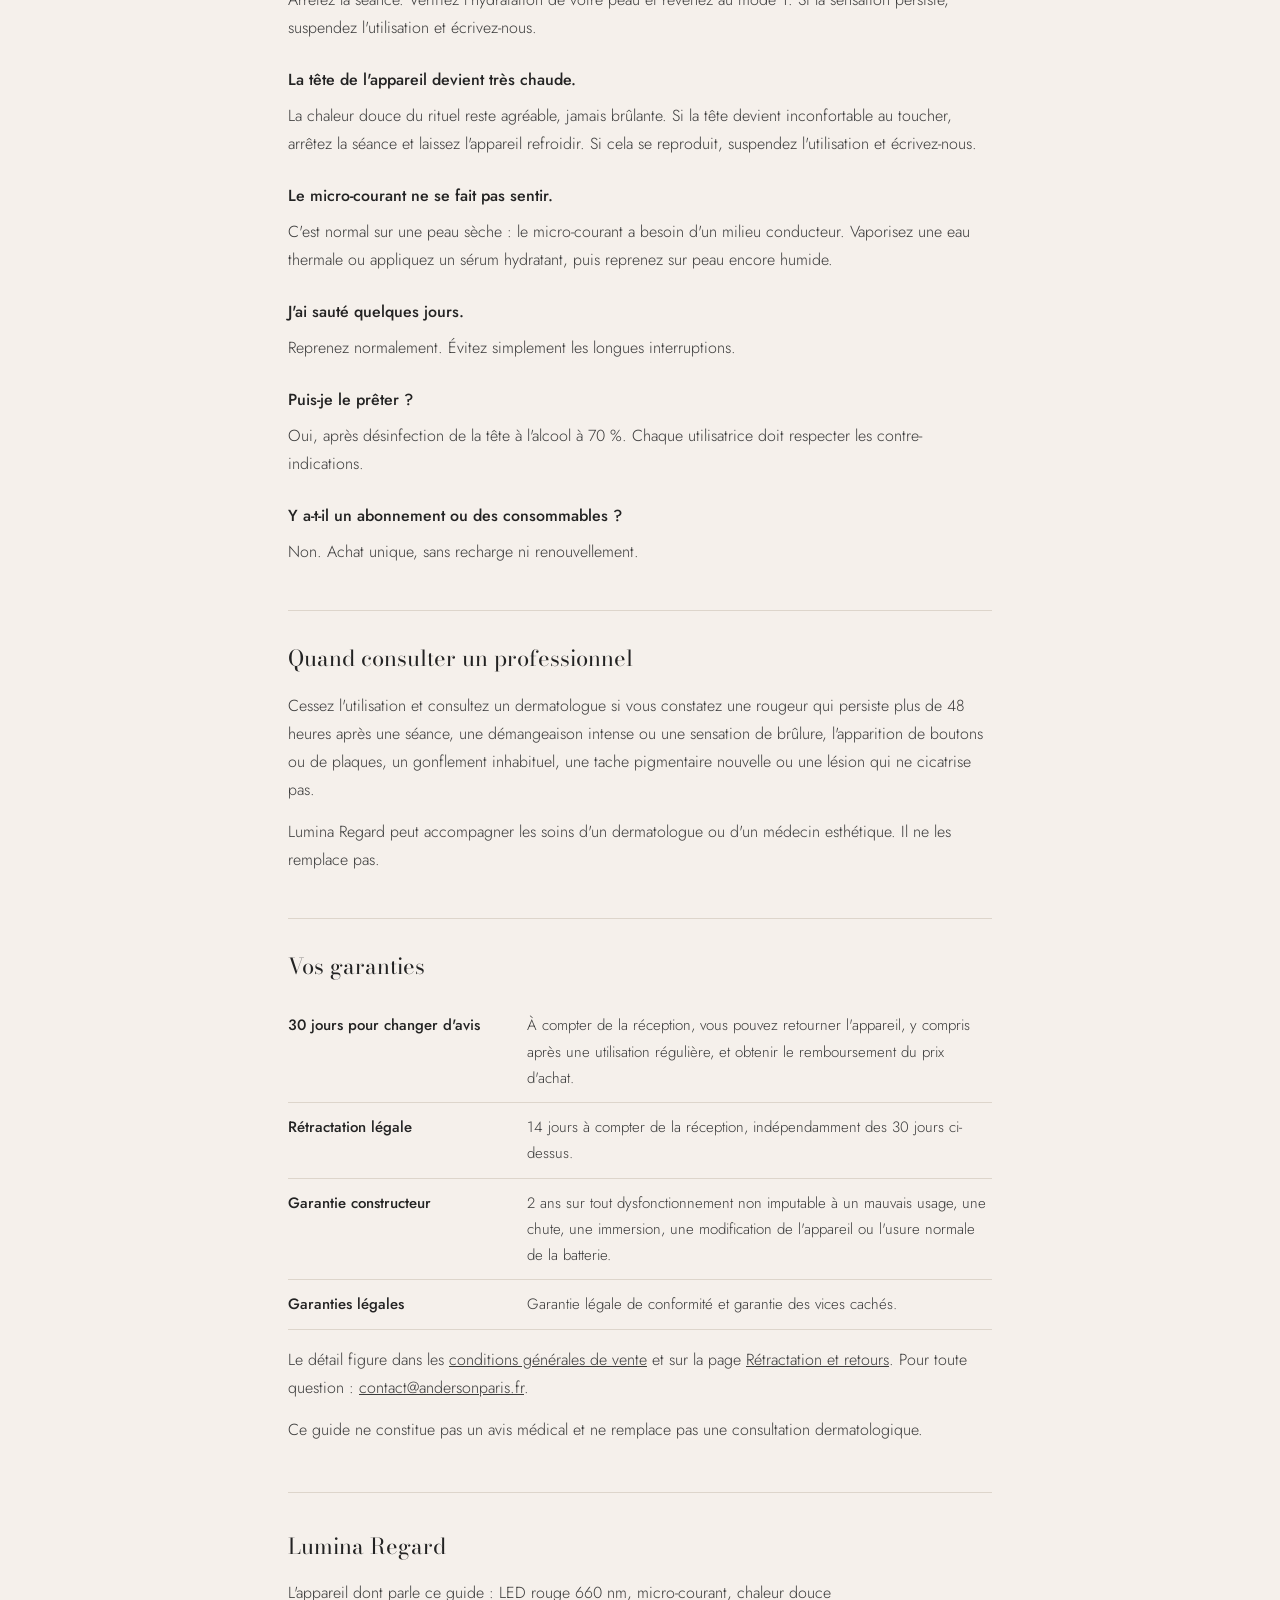
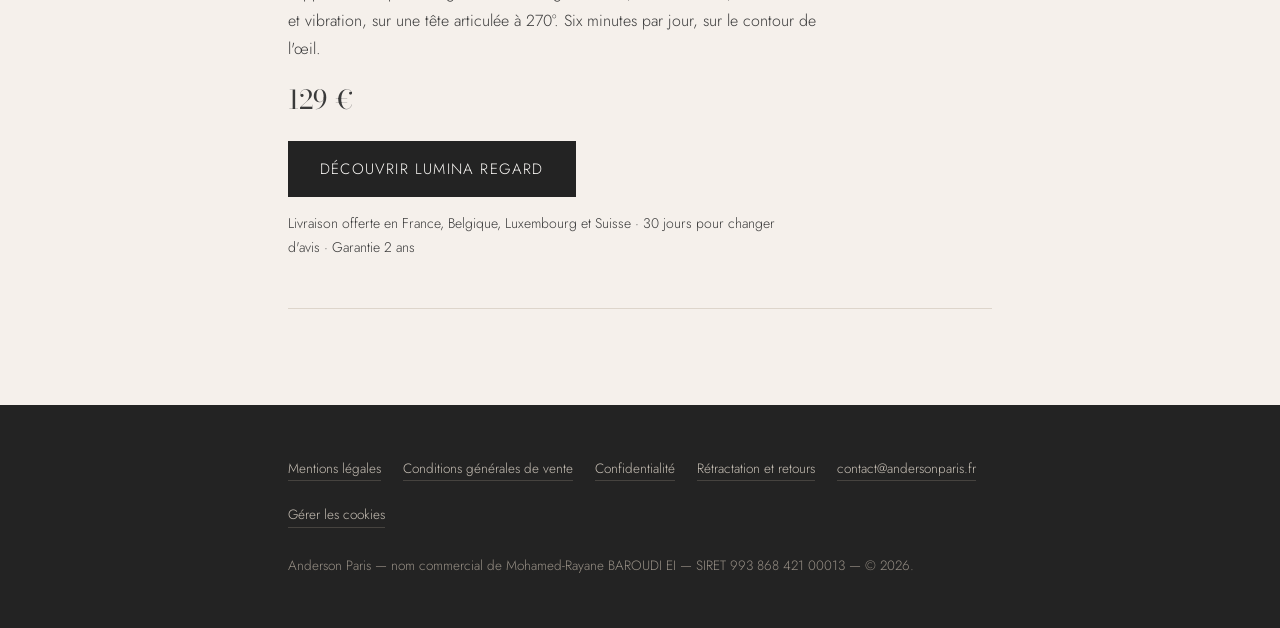
<file: guide-rituel.html>
<!DOCTYPE html>
<html lang="fr">
<head>
<meta charset="utf-8">
<meta name="viewport" content="width=device-width, initial-scale=1">
<title>Rituel LED contour des yeux : mode d'emploi — Anderson Paris</title>
<meta name="description" content="Le guide complet du rituel Lumina Regard : préparation, les trois gestes, les quatre modes, le calendrier de douze semaines, l'entretien et les contre-indications à lire avant la première séance.">
<link rel="canonical" href="https://www.andersonparis.fr/guide-rituel">
<meta property="og:title" content="Rituel LED contour des yeux : mode d'emploi — Anderson Paris">
<meta property="og:description" content="Préparation, les trois gestes, les quatre modes, le calendrier de douze semaines et les contre-indications. Tout ce qu'il faut savoir avant la première séance.">
<meta property="og:image" content="https://www.andersonparis.fr/images/lumina-regard-tete-270.jpg">
<meta property="og:image:alt" content="Tête pivotante à 270 degrés de l'appareil Lumina Regard">
<meta property="og:url" content="https://www.andersonparis.fr/guide-rituel">
<meta property="og:type" content="article">
<meta property="og:locale" content="fr_FR">
<meta property="og:site_name" content="Anderson Paris">
<meta name="twitter:card" content="summary_large_image">
<link rel="icon" type="image/png" href="/images/favicon.png">
<link rel="preload" as="font" type="font/woff2" href="/polices/bodoni-moda-latin.woff2" crossorigin>
<link rel="preload" as="font" type="font/woff2" href="/polices/jost-latin.woff2" crossorigin>
<link rel="stylesheet" href="/polices/polices.css">
<link rel="stylesheet" href="/style.css">
<script type="application/ld+json">
{
  "@context": "https://schema.org",
  "@graph": [
    {
      "@type": "Article",
      "@id": "https://www.andersonparis.fr/guide-rituel#article",
      "headline": "Rituel LED contour des yeux : mode d'emploi",
      "description": "Le guide complet du rituel Lumina Regard : préparation, les trois gestes, les quatre modes, le calendrier de douze semaines, l'entretien et les contre-indications à lire avant la première séance.",
      "inLanguage": "fr-FR",
      "datePublished": "2026-09-16",
      "dateModified": "2026-09-16",
      "image": "https://www.andersonparis.fr/images/lumina-regard-tete-270.jpg",
      "mainEntityOfPage": { "@type": "WebPage", "@id": "https://www.andersonparis.fr/guide-rituel" },
      "author": { "@type": "Organization", "name": "Anderson Paris", "url": "https://www.andersonparis.fr/" },
      "publisher": { "@type": "Organization", "name": "Anderson Paris", "url": "https://www.andersonparis.fr/", "logo": { "@type": "ImageObject", "url": "https://www.andersonparis.fr/images/logo-anderson.png" } }
    },
    {
      "@type": "WebPage",
      "@id": "https://www.andersonparis.fr/guide-rituel",
      "url": "https://www.andersonparis.fr/guide-rituel",
      "name": "Le rituel Lumina Regard — Anderson Paris",
      "inLanguage": "fr-FR",
      "isPartOf": { "@type": "WebSite", "name": "Anderson Paris", "url": "https://www.andersonparis.fr/" }
    }
  ]
}
</script>
</head>
<body>
<header><div class="bar">
<a class="marque" href="/">Anderson Paris<span>Maison de beauty-tech</span></a>
<a class="retour" href="/">Retour à la boutique</a>
</div></header>
<main><div class="wrap">
<h1>Le rituel Lumina Regard</h1>
<p class="maj">Guide d'utilisation — mis à jour le 15 septembre 2026</p>

<p>Merci d'avoir choisi Lumina Regard. Ce guide réunit ce qu'il faut savoir pour l'utiliser correctement : ce que fait l'appareil, ce qu'il ne fait pas, comment le préparer, comment le manier, et ce que vous pouvez raisonnablement en attendre.</p>
<p>Lisez-le avant votre première séance, en particulier les <a href="#contre-indications">contre-indications</a>.</p>
<div class="encadre">
<p><strong>Sommaire</strong></p>
<ul>
<li><a href="#ce-que-fait-lumina-regard">Ce que fait Lumina Regard, et ce qu'il ne fait pas</a></li>
<li><a href="#principes">Les principes en trois minutes</a></li>
<li><a href="#zone">Une zone à part</a></li>
<li><a href="#avant">Avant votre première utilisation</a></li>
<li><a href="#hydratation">Pourquoi l'hydratation change tout</a></li>
<li><a href="#serums">Les sérums compatibles</a></li>
<li><a href="#rituel">Le rituel en trois gestes</a></li>
<li><a href="#gestes">La cartographie des gestes</a></li>
<li><a href="#modes">Les quatre modes</a></li>
<li><a href="#moment">Matin ou soir</a></li>
<li><a href="#douze-semaines">Les douze semaines</a></li>
<li><a href="#resultats">Ce que vous verrez, et quand</a></li>
<li><a href="#photos">Documenter vos résultats</a></li>
<li><a href="#entretien">Nettoyage et entretien</a></li>
<li><a href="#batterie">Batterie et charge</a></li>
<li><a href="#questions">Questions fréquentes</a></li>
<li><a href="#consulter">Quand consulter un professionnel</a></li>
<li><a href="#garanties">Vos garanties</a></li>
</ul>
</div>

<h2 id="ce-que-fait-lumina-regard">Ce que fait Lumina Regard, et ce qu'il ne fait pas</h2>
<h3>Quatre actions réunies dans un appareil</h3>
<ul>
<li>Une lumière LED rouge de 660 nm, qui stimule la synthèse de collagène et d'élastine.</li>
<li>Un micro-courant de très faible intensité, qui travaille le tonus du contour.</li>
<li>Une vibration associée à un geste orienté vers la tempe, qui draine les poches du matin.</li>
<li>Une chaleur douce, entre 36 et 40 °C.</li>
</ul>
<h3>Ce que vous pouvez en attendre, avec une pratique quotidienne</h3>
<table>
<tr><th>Dès la première séance</th><td>Un effet tenseur et un teint plus rosé pendant deux à quatre heures. Temporaire, mais immédiat.</td></tr>
<tr><th>Après trois à six semaines</th><td>Des poches du matin atténuées.</td></tr>
<tr><th>Après huit à douze semaines</th><td>Un contour plus ferme et des rides d'expression légères adoucies.</td></tr>
</table>
<p>Les délais varient selon les personnes.</p>
<h3>Ce que Lumina Regard ne fait pas</h3>
<ul>
<li>Il ne remplace ni une injection d'acide hyaluronique ou de toxine botulique, ni un appareil de cabinet.</li>
<li>Il n'efface pas une ride profonde installée de longue date.</li>
<li>Il n'agit pas sur les cernes pigmentaires héréditaires.</li>
<li>Il ne dispense pas d'une protection solaire quotidienne.</li>
</ul>
<div class="encadre"><p>Lumina Regard est un produit de beauté. Il n'est pas un dispositif médical, ne se substitue à aucun traitement et ne remplace pas l'avis d'un professionnel de santé.</p></div>

<h2 id="principes">Les principes en trois minutes</h2>
<h3>La lumière LED rouge</h3>
<p>La photobiomodulation désigne l'effet de certaines longueurs d'onde de lumière sur l'activité des cellules de la peau. La lumière rouge stimule la synthèse de collagène de type I, qui soutient la fermeté, et d'élastine, qui soutient l'élasticité. La longueur d'onde de 660 nm est celle retenue en dermatologie esthétique pour les soins cutanés : c'est celle de Lumina Regard.</p>
<h3>Le micro-courant</h3>
<p>Le micro-courant délivre une charge électrique de très faible intensité, entre 20 et 800 microampères, qui reprend le signal bioélectrique naturel des cellules. Il travaille le tonus des fibres musculaires et la circulation lymphatique. Un léger picotement peut être perçu aux intensités élevées : c'est pourquoi le rituel commence toujours par le mode 1.</p>
<h3>La régularité avant l'intensité</h3>
<p>Ces effets se construisent par accumulation. Six minutes chaque jour valent mieux qu'une longue séance de temps en temps.</p>

<h2 id="zone">Une zone à part</h2>
<p>La peau du contour des yeux est nettement plus fine que celle du reste du visage.</p>
<ul>
<li>Elle compte peu de glandes sébacées : elle retient moins bien l'hydratation.</li>
<li>Elle est sollicitée à chaque clignement et à chaque expression : les rides d'expression s'y installent tôt.</li>
<li>La rétention d'eau s'y voit davantage : c'est là que se forment les poches du matin.</li>
</ul>
<p>Lumina Regard est réservé au contour des yeux. Sa tête articulée à 270° suit la courbe de l'arcade et de la pommette, et ses quatre actions visent les préoccupations propres à cette zone : poches, fermeté, rides d'expression légères.</p>

<h2 id="avant">Avant votre première utilisation</h2>
<h3>Vérifications</h3>
<ol>
<li>Sortez l'appareil du coffret et vérifiez qu'il est accompagné de son câble de charge USB-C.</li>
<li>Chargez-le complètement avant la première séance.</li>
<li>Une charge offre environ 120 minutes d'utilisation, soit une vingtaine de rituels de six minutes.</li>
</ol>
<h3 id="contre-indications">Contre-indications</h3>
<p>N'utilisez pas Lumina Regard :</p>
<ul>
<li>en cas de grossesse ou d'allaitement ;</li>
<li>si vous portez un pacemaker ou un dispositif électronique implanté ;</li>
<li>en cas d'épilepsie photosensible ;</li>
<li>en cas de lésion cutanée ou d'eczéma actif sur le contour des yeux ;</li>
<li>dans les quinze jours qui suivent une injection ;</li>
<li>dans les quatre semaines qui suivent un laser ou un peeling.</li>
</ul>
<div class="encadre"><p>En cas de doute, demandez l'avis de votre dermatologue avant toute utilisation.</p></div>
<h3>Test de tolérance</h3>
<p>Avant la première séance, posez l'appareil trente secondes à l'intérieur de l'avant-bras, en mode 1. Si aucune rougeur persistante ni aucun inconfort n'apparaît dans les 24 heures, vous pouvez commencer.</p>

<h2 id="hydratation">Pourquoi l'hydratation change tout</h2>
<div class="encadre"><p><strong>Lumina Regard ne s'utilise jamais sur peau sèche.</strong></p></div>
<p>Le micro-courant a besoin d'un milieu conducteur. Sur une peau sèche, il passe mal, la séance perd de son intérêt et la sensation devient désagréable. Une peau bien hydratée permet une bonne conduction et un glissement doux de la tête, sans tiraillement.</p>
<table>
<tr><th>Minimum</th><td>Eau thermale en brume. Vaporisez, tapotez, utilisez l'appareil sur peau encore humide.</td></tr>
<tr><th>Recommandé</th><td>Sérum hydratant à l'acide hyaluronique. Appliquez, attendez trente secondes, puis commencez.</td></tr>
</table>

<h2 id="serums">Les sérums compatibles</h2>
<p>Un sérum à l'acide hyaluronique simple suffit, y compris à petit prix.</p>
<table>
<tr><th>Bienvenus</th><td>Acide hyaluronique, peptides, niacinamide, centella asiatica, caféine.</td></tr>
<tr><th>À éviter les jours de séance</th><td>Rétinol et rétinoïdes, acides exfoliants (AHA, BHA) : peau plus réactive, risque d'irritation. Huiles essentielles : réaction possible avec la chaleur.</td></tr>
<tr><th>À éviter avant la séance</th><td>Huiles et silicones en tête de liste : ils forment un film qui gêne la conduction.</td></tr>
</table>
<p>Si vous utilisez rétinol ou acides, alternez : un jour sérum hydratant et Lumina Regard, le lendemain rétinol ou acides, sans l'appareil. Le détail des produits figure dans le <a href="/guide-serums">guide des sérums compatibles</a>. Sur le nombre de séances hebdomadaires et ce que montrent les essais cliniques, voir <a href="/frequence-led-contour-des-yeux">LED contour des yeux : combien de fois par semaine ?</a> Et si vous hésitez entre l'appareil et un soin classique, nous comparons les deux approches dans <a href="/led-ou-creme-contour-des-yeux">LED ou crème contour des yeux : que choisir ?</a> Sur la sécurité oculaire, les contre-indications et les signaux qui doivent faire arrêter une séance, voir <a href="/led-contour-des-yeux-danger">LED contour des yeux : est-ce dangereux pour les yeux ?</a></p>

<h2 id="rituel">Le rituel en trois gestes</h2>
<p>Six minutes, une fois par jour.</p>
<h3>Préparer — une minute</h3>
<ol>
<li>Démaquillez et nettoyez votre visage à l'eau tiède.</li>
<li>Séchez en tamponnant, sans frotter.</li>
<li>Vaporisez de l'eau thermale ou appliquez votre sérum hydratant.</li>
<li>Attendez trente secondes.</li>
</ol>
<h3>Activer — quatre minutes</h3>
<ol>
<li>Allumez l'appareil et sélectionnez votre mode (<a href="#modes">les quatre modes</a>).</li>
<li>Posez la tête contre la peau, sans appuyer.</li>
<li>Parcourez les <a href="#gestes">quatre zones</a>, toujours du centre du visage vers la tempe.</li>
<li>Respirez calmement : ce moment est aussi pour vous.</li>
</ol>
<h3>Finaliser — une minute</h3>
<ol>
<li>Éteignez l'appareil.</li>
<li>Appliquez votre crème contour, ou votre crème visage sur la zone.</li>
<li>Le matin, terminez par une protection solaire. En toute saison.</li>
</ol>

<h2 id="gestes">La cartographie des gestes</h2>
<p>Quatre zones, trente secondes par zone et par œil : quatre minutes au total.</p>
<table>
<tr><th>Zone 1 — Sous l'œil</th><td>Du coin interne, près du nez, vers la tempe. Un mouvement horizontal, doux, sans aller-retour. Ne revenez jamais vers le nez.</td></tr>
<tr><th>Zone 2 — Paupière inférieure</th><td>Même direction, plus près des cils. Un mouvement très léger : la peau y est particulièrement fine.</td></tr>
<tr><th>Zone 3 — Tempe et patte-d'oie</th><td>De petits cercles lents sur la tempe, sans appuyer.</td></tr>
<tr><th>Zone 4 — Au-dessus du sourcil</th><td>Du coin interne du sourcil vers la tempe, puis un passage léger le long de l'arcade.</td></tr>
</table>
<div class="encadre"><p><strong>Le schéma à retenir :</strong> toujours du centre du visage vers la tempe, jamais l'inverse. C'est le sens du réseau lymphatique, et le geste qui agit sur les poches du matin. Ne posez jamais l'appareil directement sur l'œil.</p></div>

<h2 id="modes">Les quatre modes</h2>
<p>Lumina Regard propose quatre modes d'intensité, du mode 1, le plus doux, au mode 4.</p>
<table>
<tr><th>Mode 1</th><td>Le plus doux. Pour les sept premiers jours et les peaux sensibles. <span class="aremplir">[réglages à compléter d'après la notice du fournisseur]</span></td></tr>
<tr><th>Mode 2</th><td><span class="aremplir">[réglages et usage à compléter d'après la notice du fournisseur]</span></td></tr>
<tr><th>Mode 3</th><td><span class="aremplir">[réglages et usage à compléter d'après la notice du fournisseur]</span></td></tr>
<tr><th>Mode 4</th><td><span class="aremplir">[réglages et usage à compléter d'après la notice du fournisseur]</span></td></tr>
</table>
<h3>Règles de progression</h3>
<ul>
<li>Commencez toujours par le mode 1 pendant les sept premiers jours.</li>
<li>Ne montez que d'un mode à la fois, et seulement si les séances précédentes sont restées confortables.</li>
<li>Au moindre inconfort, revenez au mode inférieur.</li>
</ul>

<h2 id="moment">Matin ou soir</h2>
<p>Les deux conviennent. Le matin, pour défatiguer le regard au moment où les poches sont les plus marquées, sans oublier la protection solaire. Le soir, pour un temps calme avant le sommeil.</p>
<p>Choisissez un moment fixe et tenez-vous-y pendant les douze premières semaines. Une séance par jour suffit : multiplier les séances n'accélère pas les résultats.</p>

<h2 id="douze-semaines">Les douze semaines</h2>
<p>Six minutes par jour tout au long du parcours. Le <a href="/calendrier-rituel">calendrier à imprimer</a> vous aide à suivre chaque séance.</p>
<table>
<tr><th>Semaine 1</th><td>Mode 1 uniquement. Observez la tolérance de votre peau. Prenez vos photos du jour 0 avant la première séance.</td></tr>
<tr><th>Semaines 2 à 4</th><td>Les gestes deviennent automatiques. Passage au mode supérieur seulement si les séances restent confortables. Photos en semaines 2 et 4.</td></tr>
<tr><th>Semaines 3 à 6</th><td>Les poches du matin peuvent commencer à s'atténuer.</td></tr>
<tr><th>Semaines 8 à 12</th><td>Un contour plus ferme et des rides d'expression légères adoucies. Photos en semaines 8 et 12.</td></tr>
</table>
<p>Après douze semaines, poursuivez le rituel à votre rythme. Les effets s'estompent progressivement lorsque la pratique s'interrompt.</p>

<h2 id="resultats">Ce que vous verrez, et quand</h2>
<p>Nous préférons des attentes justes à des promesses. Avec une pratique quotidienne, et des délais qui varient selon les personnes : un effet tenseur temporaire dès la première séance, des poches du matin atténuées après trois à six semaines, un contour plus ferme et des rides d'expression légères adoucies après huit à douze semaines.</p>
<h3>Ce que vous ne verrez pas</h3>
<ul>
<li>La disparition d'une ride profonde installée de longue date.</li>
<li>L'effacement des cernes pigmentaires héréditaires, qui ne relèvent pas de la fatigue.</li>
<li>Une transformation en sept jours. Méfiez-vous de toute promesse de ce type.</li>
</ul>
<p>La régularité, le sommeil, l'hydratation et la protection solaire jouent en faveur de vos résultats ; le tabac et l'exposition au soleil sans protection, en leur défaveur.</p>

<h2 id="photos">Documenter vos résultats</h2>
<p>Vous voyez votre visage chaque matin : une évolution lente vous échappe. La photo comparative est le moyen le plus simple de la mesurer.</p>
<table>
<tr><th>Lieu et lumière</th><td>Toujours le même endroit, près d'une fenêtre, en lumière naturelle diffuse, sans soleil direct.</td></tr>
<tr><th>Cadrage</th><td>Environ 30 cm, avec le retardateur. Face, trois-quarts gauche, trois-quarts droit.</td></tr>
<tr><th>Peau et expression</th><td>Peau propre, sans maquillage, expression neutre.</td></tr>
<tr><th>Calendrier</th><td>Jour 0, avant la première séance, puis semaines 2, 4, 8 et 12.</td></tr>
</table>

<h2 id="entretien">Nettoyage et entretien</h2>
<p><strong>Après chaque séance :</strong> éteignez l'appareil, passez un coton imbibé d'eau micellaire sur la tête, séchez avec un tissu doux et rangez l'appareil dans son coffret.</p>
<p><strong>Une fois par semaine :</strong> nettoyez la tête avec une lingette imprégnée d'alcool à 70 %, puis le manche avec un chiffon doux légèrement humide.</p>
<p><strong>À ne jamais faire :</strong> immerger l'appareil ou le passer sous l'eau courante, utiliser un produit abrasif, le laisser au soleil ou près d'une source de chaleur, le faire tomber, le prêter sans l'avoir désinfecté. Une chute, une immersion ou une modification de l'appareil ne sont pas couvertes par la garantie constructeur.</p>

<h2 id="batterie">Batterie et charge</h2>
<p>Une charge complète offre environ 120 minutes d'utilisation, soit une vingtaine de rituels de six minutes. Rechargez avec le câble USB-C fourni, sans attendre que la batterie soit entièrement vide, et évitez de laisser l'appareil branché en permanence.</p>
<p>Branchez le câble sur un adaptateur secteur USB standard de 5&nbsp;V. Évitez les chargeurs rapides de téléphone ou d'ordinateur portable : une tension plus élevée fatigue la batterie et peut faire chauffer l'appareil.</p>
<p>Comme toute batterie rechargeable, celle de Lumina Regard perd peu à peu en autonomie. Cette usure normale n'est pas couverte par la garantie constructeur.</p>

<h2 id="questions">Questions fréquentes</h2>
<h3>Puis-je l'utiliser ailleurs que sur le contour des yeux ?</h3>
<p>Non. Lumina Regard est dédié au contour des yeux : c'est pour cette zone que le rituel est pensé.</p>
<h3>Avec du maquillage ?</h3>
<p>Non. Le maquillage gêne la conduction et encrasse la tête de l'appareil. Toujours sur peau propre.</p>
<h3>Je ressens un picotement désagréable.</h3>
<p>Arrêtez la séance. Vérifiez l'hydratation de votre peau et revenez au mode 1. Si la sensation persiste, suspendez l'utilisation et écrivez-nous.</p>
<h3>La tête de l'appareil devient très chaude.</h3>
<p>La chaleur douce du rituel reste agréable, jamais brûlante. Si la tête devient inconfortable au toucher, arrêtez la séance et laissez l'appareil refroidir. Si cela se reproduit, suspendez l'utilisation et écrivez-nous.</p>
<h3>Le micro-courant ne se fait pas sentir.</h3>
<p>C'est normal sur une peau sèche : le micro-courant a besoin d'un milieu conducteur. Vaporisez une eau thermale ou appliquez un sérum hydratant, puis reprenez sur peau encore humide.</p>
<h3>J'ai sauté quelques jours.</h3>
<p>Reprenez normalement. Évitez simplement les longues interruptions.</p>
<h3>Puis-je le prêter ?</h3>
<p>Oui, après désinfection de la tête à l'alcool à 70 %. Chaque utilisatrice doit respecter les contre-indications.</p>
<h3>Y a-t-il un abonnement ou des consommables ?</h3>
<p>Non. Achat unique, sans recharge ni renouvellement.</p>

<h2 id="consulter">Quand consulter un professionnel</h2>
<p>Cessez l'utilisation et consultez un dermatologue si vous constatez une rougeur qui persiste plus de 48 heures après une séance, une démangeaison intense ou une sensation de brûlure, l'apparition de boutons ou de plaques, un gonflement inhabituel, une tache pigmentaire nouvelle ou une lésion qui ne cicatrise pas.</p>
<p>Lumina Regard peut accompagner les soins d'un dermatologue ou d'un médecin esthétique. Il ne les remplace pas.</p>

<h2 id="garanties">Vos garanties</h2>
<table>
<tr><th>30 jours pour changer d'avis</th><td>À compter de la réception, vous pouvez retourner l'appareil, y compris après une utilisation régulière, et obtenir le remboursement du prix d'achat.</td></tr>
<tr><th>Rétractation légale</th><td>14 jours à compter de la réception, indépendamment des 30 jours ci-dessus.</td></tr>
<tr><th>Garantie constructeur</th><td>2 ans sur tout dysfonctionnement non imputable à un mauvais usage, une chute, une immersion, une modification de l'appareil ou l'usure normale de la batterie.</td></tr>
<tr><th>Garanties légales</th><td>Garantie légale de conformité et garantie des vices cachés.</td></tr>
</table>
<p>Le détail figure dans les <a href="/cgv">conditions générales de vente</a> et sur la page <a href="/retractation">Rétractation et retours</a>. Pour toute question : <a href="mailto:contact@andersonparis.fr">contact@andersonparis.fr</a>.</p>
<p>Ce guide ne constitue pas un avis médical et ne remplace pas une consultation dermatologique.</p>
<div class="rappel-produit">
<h2>Lumina Regard</h2>
<p>L'appareil dont parle ce guide : LED rouge 660&nbsp;nm, micro-courant, chaleur douce et vibration, sur une tête articulée à 270°. Six minutes par jour, sur le contour de l'œil.</p>
<p class="prix">129&nbsp;€</p>
<a class="bouton" href="/">Découvrir Lumina Regard</a>
<p class="mentions">Livraison offerte en France, Belgique, Luxembourg et Suisse · 30 jours pour changer d'avis · Garantie 2 ans</p>
</div>
</div></main>
<footer><div class="wrap">
<div class="fnav">
<a href="/mentions-legales">Mentions légales</a>
<a href="/cgv">Conditions générales de vente</a>
<a href="/confidentialite">Confidentialité</a>
<a href="/retractation">Rétractation et retours</a>
<a href="mailto:contact@andersonparis.fr">contact@andersonparis.fr</a>
<button type="button" class="lien-cookies" hidden>Gérer les cookies</button>
</div>
<p>Anderson Paris — nom commercial de Mohamed-Rayane BAROUDI EI — SIRET 993 868 421 00013 — © 2026.</p>
</div></footer>
<style>
/* bandeau de consentement — copie du bloc d'index.html (extraction commune : t_4a801204) */
[hidden]{display:none!important}
.lien-cookies{background:none;border:none;border-bottom:1px solid #46433F;color:#C8C0B6;font:inherit;cursor:pointer;padding:0}
.lien-cookies:hover{color:var(--rose)}
.consentement{position:fixed;left:16px;bottom:calc(16px + env(safe-area-inset-bottom,0px));z-index:70;width:calc(100% - 32px);max-width:380px;background:var(--papier);border:1px solid var(--ligne);padding:16px 18px}
.consentement p{font-size:13px;line-height:1.55;margin-bottom:12px}
.consentement p a{color:var(--encre);text-decoration:none;border-bottom:1px solid var(--rose)}
.consentement .choix{display:flex;flex-direction:column;gap:8px;margin-bottom:12px;font-size:13px}
.consentement label{display:flex;align-items:center;gap:10px;cursor:pointer}
.consentement input{accent-color:var(--anthracite)}
.consentement .boutons{display:flex;flex-wrap:wrap;gap:8px}
.consentement button{font-family:var(--sans);font-weight:400;font-size:11px;letter-spacing:.08em;text-transform:uppercase;padding:10px 14px;min-height:40px;cursor:pointer;background:var(--anthracite);color:var(--albatre);border:1px solid var(--anthracite)}
.consentement button.secondaire{background:none;color:#7E766C;border-color:var(--ligne)}
.consentement button.discret{background:none;border-color:transparent;color:#8A8179;text-decoration:underline;text-transform:none;letter-spacing:0;padding:10px 6px}
.consentement button:hover{border-color:var(--rose)}
</style>

<div class="consentement" role="dialog" aria-label="Choix des cookies" hidden>
  <p>Nous mesurons l'audience du site et l'efficacité de nos publicités. Rien n'est déposé sans votre choix. <a href="/confidentialite">En savoir plus</a></p>
  <div class="choix" hidden>
    <label><input type="checkbox" name="audience"> Mesure d'audience — PostHog</label>
    <label><input type="checkbox" name="publicite"> Publicité — pixel Meta</label>
  </div>
  <div class="boutons">
    <button type="button" data-choix="accepter">Tout accepter</button>
    <button type="button" class="secondaire" data-choix="refuser">Tout refuser</button>
    <button type="button" class="discret" data-choix="personnaliser">Personnaliser</button>
  </div>
</div>

<script src="/suivi.js"></script>
<script src="/consentement.js"></script>
</body></html>
</file>
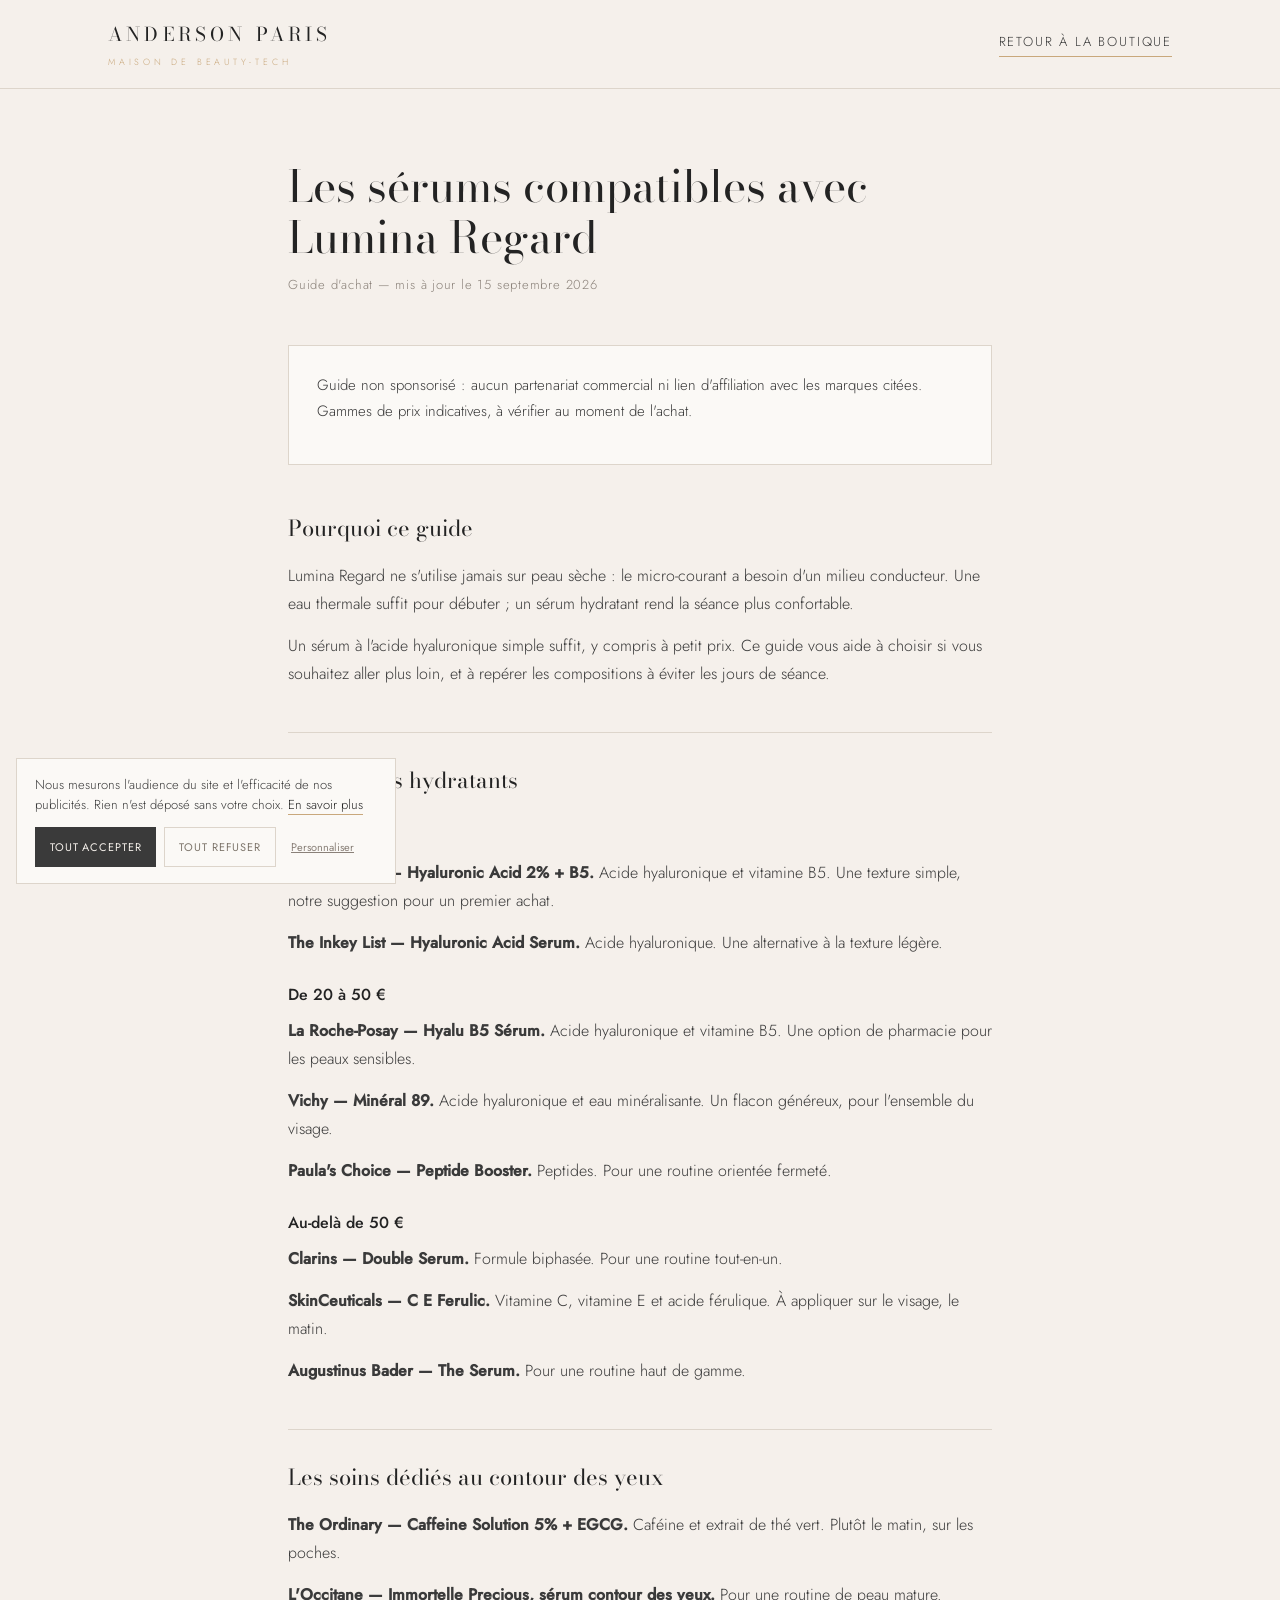
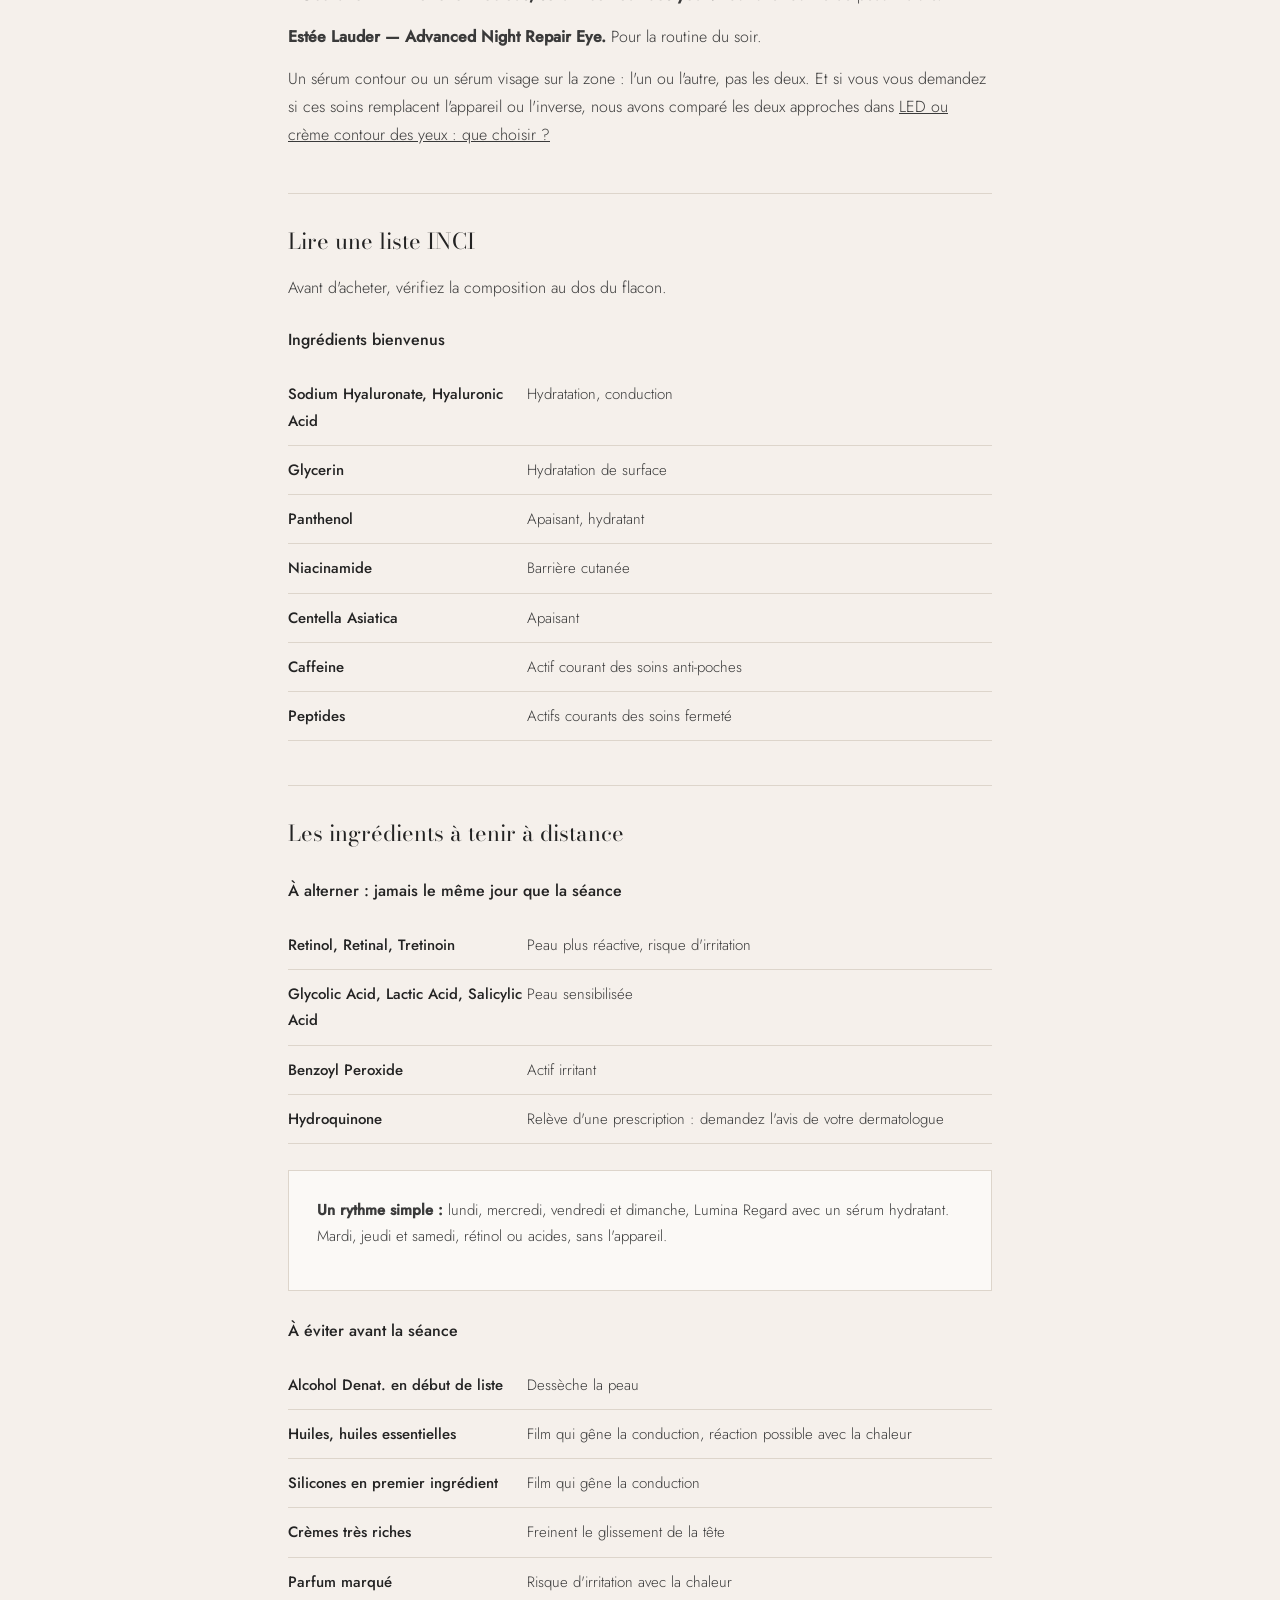
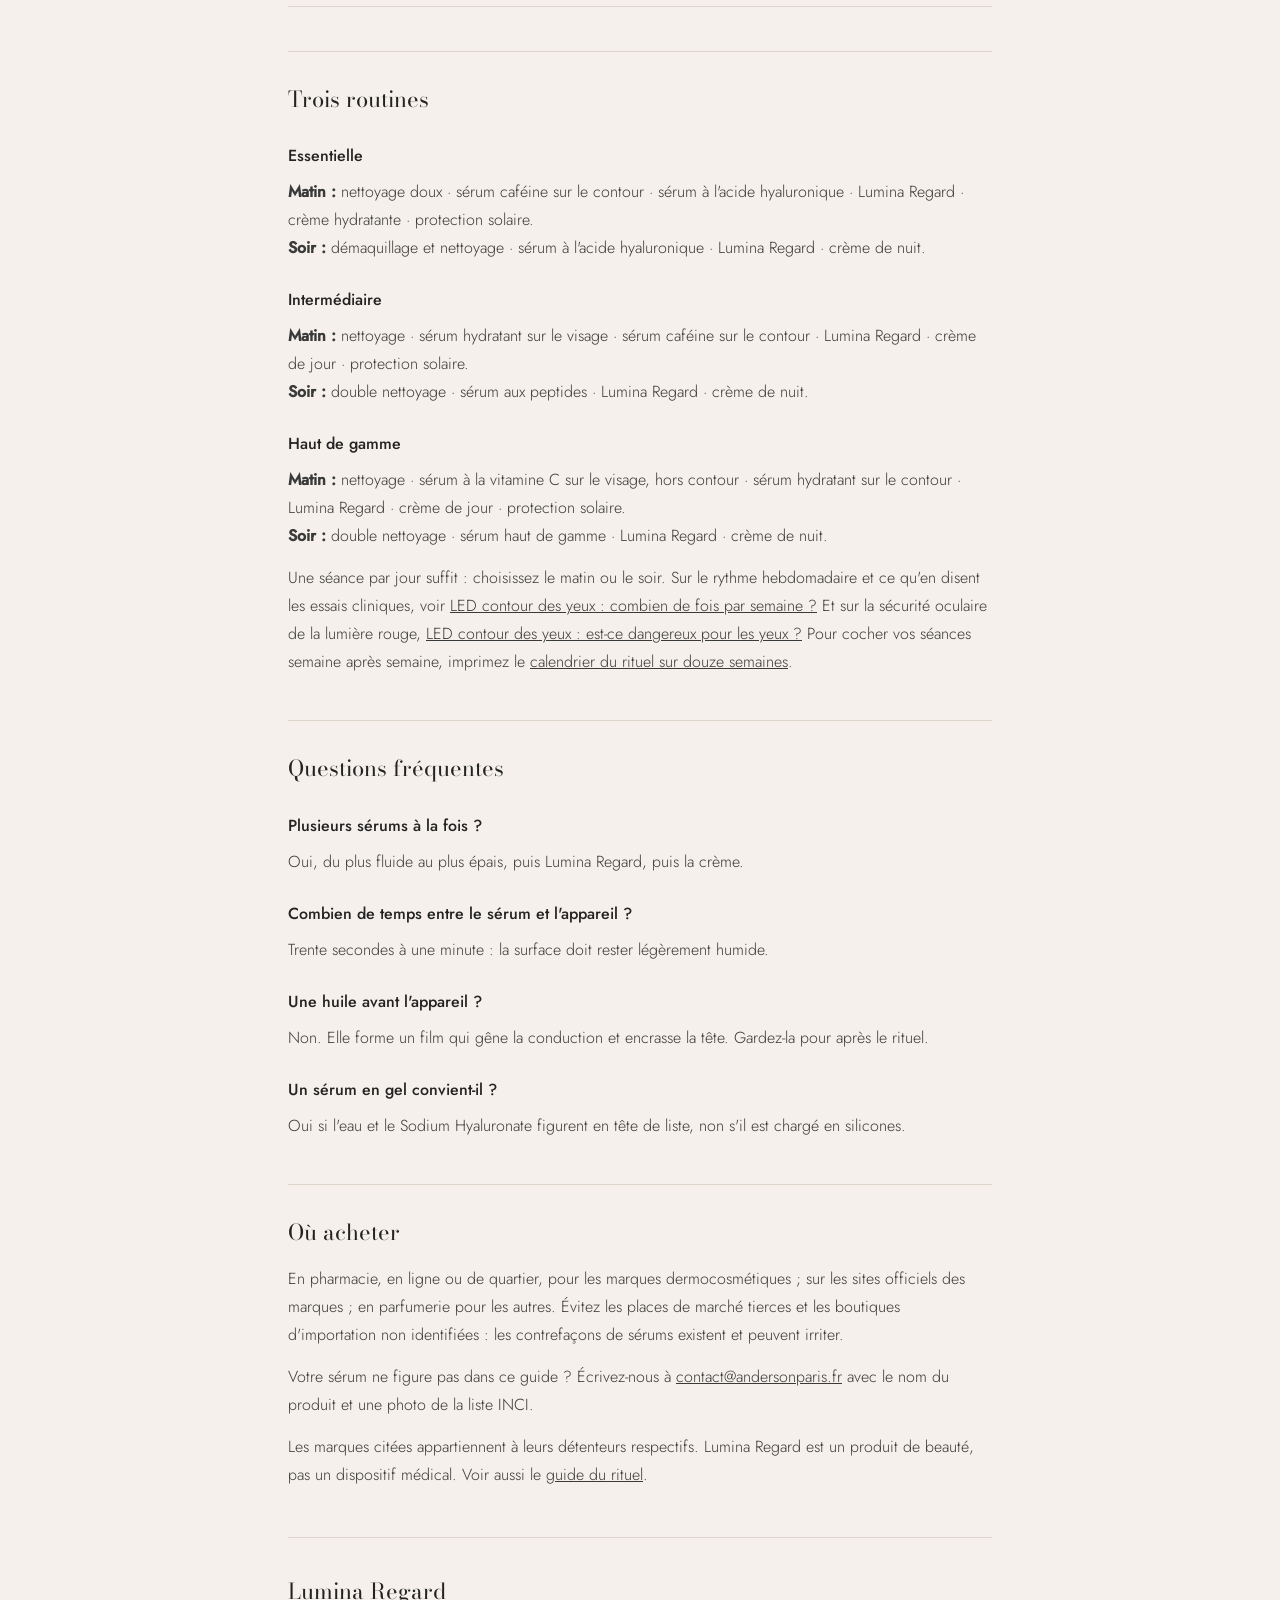
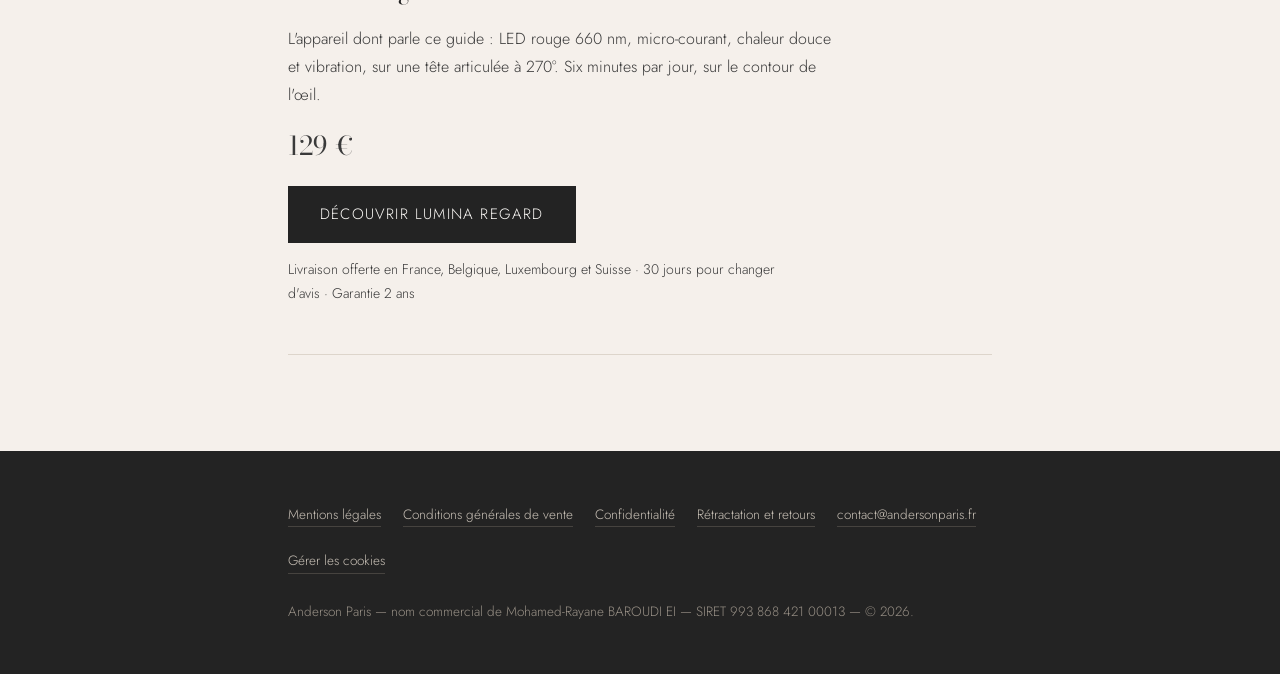
<file: guide-serums.html>
<!DOCTYPE html>
<html lang="fr">
<head>
<meta charset="utf-8">
<meta name="viewport" content="width=device-width, initial-scale=1">
<title>Sérums compatibles LED contour des yeux — Anderson Paris</title>
<meta name="description" content="Quels sérums utiliser avec Lumina Regard : hydratants, soins du contour des yeux, lecture d'une liste INCI et ingrédients à éviter avant une séance LED.">
<link rel="canonical" href="https://www.andersonparis.fr/guide-serums">
<meta property="og:title" content="Sérums compatibles LED contour des yeux — Anderson Paris">
<meta property="og:description" content="Quels sérums utiliser avec Lumina Regard : hydratants, soins du contour des yeux, lecture d'une liste INCI et ingrédients à éviter avant une séance LED.">
<meta property="og:image" content="https://www.andersonparis.fr/images/lumina-regard-champagne.jpg">
<meta property="og:image:alt" content="Appareil Lumina Regard, finition champagne">
<meta property="og:url" content="https://www.andersonparis.fr/guide-serums">
<meta property="og:type" content="article">
<meta property="og:locale" content="fr_FR">
<meta property="og:site_name" content="Anderson Paris">
<meta name="twitter:card" content="summary_large_image">
<link rel="icon" type="image/png" href="/images/favicon.png">
<link rel="preload" as="font" type="font/woff2" href="/polices/bodoni-moda-latin.woff2" crossorigin>
<link rel="preload" as="font" type="font/woff2" href="/polices/jost-latin.woff2" crossorigin>
<link rel="stylesheet" href="/polices/polices.css">
<link rel="stylesheet" href="/style.css">
<script type="application/ld+json">
{
  "@context": "https://schema.org",
  "@graph": [
    {
      "@type": "Article",
      "@id": "https://www.andersonparis.fr/guide-serums#article",
      "headline": "Sérums compatibles LED contour des yeux",
      "description": "Quels sérums utiliser avec Lumina Regard : hydratants, soins du contour des yeux, lecture d'une liste INCI et ingrédients à éviter avant une séance LED.",
      "inLanguage": "fr-FR",
      "datePublished": "2026-09-16",
      "dateModified": "2026-09-16",
      "image": "https://www.andersonparis.fr/images/lumina-regard-champagne.jpg",
      "mainEntityOfPage": { "@type": "WebPage", "@id": "https://www.andersonparis.fr/guide-serums" },
      "author": { "@type": "Organization", "name": "Anderson Paris", "url": "https://www.andersonparis.fr/" },
      "publisher": { "@type": "Organization", "name": "Anderson Paris", "url": "https://www.andersonparis.fr/", "logo": { "@type": "ImageObject", "url": "https://www.andersonparis.fr/images/logo-anderson.png" } }
    },
    {
      "@type": "FAQPage",
      "@id": "https://www.andersonparis.fr/guide-serums#faq",
      "inLanguage": "fr-FR",
      "mainEntity": [
        {
          "@type": "Question",
          "name": "Plusieurs sérums à la fois ?",
          "acceptedAnswer": { "@type": "Answer", "text": "Oui, du plus fluide au plus épais, puis Lumina Regard, puis la crème." }
        },
        {
          "@type": "Question",
          "name": "Combien de temps entre le sérum et l'appareil ?",
          "acceptedAnswer": { "@type": "Answer", "text": "Trente secondes à une minute : la surface doit rester légèrement humide." }
        },
        {
          "@type": "Question",
          "name": "Une huile avant l'appareil ?",
          "acceptedAnswer": { "@type": "Answer", "text": "Non. Elle forme un film qui gêne la conduction et encrasse la tête. Gardez-la pour après le rituel." }
        },
        {
          "@type": "Question",
          "name": "Un sérum en gel convient-il ?",
          "acceptedAnswer": { "@type": "Answer", "text": "Oui si l'eau et le Sodium Hyaluronate figurent en tête de liste, non s'il est chargé en silicones." }
        }
      ]
    },
    {
      "@type": "WebPage",
      "@id": "https://www.andersonparis.fr/guide-serums",
      "url": "https://www.andersonparis.fr/guide-serums",
      "name": "Les sérums compatibles — Anderson Paris",
      "inLanguage": "fr-FR",
      "isPartOf": { "@type": "WebSite", "name": "Anderson Paris", "url": "https://www.andersonparis.fr/" }
    }
  ]
}
</script>
</head>
<body>
<header><div class="bar">
<a class="marque" href="/">Anderson Paris<span>Maison de beauty-tech</span></a>
<a class="retour" href="/">Retour à la boutique</a>
</div></header>
<main><div class="wrap">
<h1>Les sérums compatibles avec Lumina Regard</h1>
<p class="maj">Guide d'achat — mis à jour le 15 septembre 2026</p>
<div class="encadre"><p>Guide non sponsorisé : aucun partenariat commercial ni lien d'affiliation avec les marques citées. Gammes de prix indicatives, à vérifier au moment de l'achat.</p></div>

<h2 style="border-top:none;padding-top:0">Pourquoi ce guide</h2>
<p>Lumina Regard ne s'utilise jamais sur peau sèche : le micro-courant a besoin d'un milieu conducteur. Une eau thermale suffit pour débuter ; un sérum hydratant rend la séance plus confortable.</p>
<p>Un sérum à l'acide hyaluronique simple suffit, y compris à petit prix. Ce guide vous aide à choisir si vous souhaitez aller plus loin, et à repérer les compositions à éviter les jours de séance.</p>

<h2>Les sérums hydratants</h2>
<h3>Moins de 20 €</h3>
<p><strong>The Ordinary — Hyaluronic Acid 2% + B5.</strong> Acide hyaluronique et vitamine B5. Une texture simple, notre suggestion pour un premier achat.</p>
<p><strong>The Inkey List — Hyaluronic Acid Serum.</strong> Acide hyaluronique. Une alternative à la texture légère.</p>
<h3>De 20 à 50 €</h3>
<p><strong>La Roche-Posay — Hyalu B5 Sérum.</strong> Acide hyaluronique et vitamine B5. Une option de pharmacie pour les peaux sensibles.</p>
<p><strong>Vichy — Minéral 89.</strong> Acide hyaluronique et eau minéralisante. Un flacon généreux, pour l'ensemble du visage.</p>
<p><strong>Paula's Choice — Peptide Booster.</strong> Peptides. Pour une routine orientée fermeté.</p>
<h3>Au-delà de 50 €</h3>
<p><strong>Clarins — Double Serum.</strong> Formule biphasée. Pour une routine tout-en-un.</p>
<p><strong>SkinCeuticals — C E Ferulic.</strong> Vitamine C, vitamine E et acide férulique. À appliquer sur le visage, le matin.</p>
<p><strong>Augustinus Bader — The Serum.</strong> Pour une routine haut de gamme.</p>

<h2>Les soins dédiés au contour des yeux</h2>
<p><strong>The Ordinary — Caffeine Solution 5% + EGCG.</strong> Caféine et extrait de thé vert. Plutôt le matin, sur les poches.</p>
<p><strong>L'Occitane — Immortelle Precious, sérum contour des yeux.</strong> Pour une routine de peau mature.</p>
<p><strong>Estée Lauder — Advanced Night Repair Eye.</strong> Pour la routine du soir.</p>
<p>Un sérum contour ou un sérum visage sur la zone : l'un ou l'autre, pas les deux. Et si vous vous demandez si ces soins remplacent l'appareil ou l'inverse, nous avons comparé les deux approches dans <a href="/led-ou-creme-contour-des-yeux">LED ou crème contour des yeux : que choisir ?</a></p>

<h2>Lire une liste INCI</h2>
<p>Avant d'acheter, vérifiez la composition au dos du flacon.</p>
<h3>Ingrédients bienvenus</h3>
<table>
<tr><th>Sodium Hyaluronate, Hyaluronic Acid</th><td>Hydratation, conduction</td></tr>
<tr><th>Glycerin</th><td>Hydratation de surface</td></tr>
<tr><th>Panthenol</th><td>Apaisant, hydratant</td></tr>
<tr><th>Niacinamide</th><td>Barrière cutanée</td></tr>
<tr><th>Centella Asiatica</th><td>Apaisant</td></tr>
<tr><th>Caffeine</th><td>Actif courant des soins anti-poches</td></tr>
<tr><th>Peptides</th><td>Actifs courants des soins fermeté</td></tr>
</table>

<h2>Les ingrédients à tenir à distance</h2>
<h3>À alterner : jamais le même jour que la séance</h3>
<table>
<tr><th>Retinol, Retinal, Tretinoin</th><td>Peau plus réactive, risque d'irritation</td></tr>
<tr><th>Glycolic Acid, Lactic Acid, Salicylic Acid</th><td>Peau sensibilisée</td></tr>
<tr><th>Benzoyl Peroxide</th><td>Actif irritant</td></tr>
<tr><th>Hydroquinone</th><td>Relève d'une prescription : demandez l'avis de votre dermatologue</td></tr>
</table>
<div class="encadre"><p><strong>Un rythme simple :</strong> lundi, mercredi, vendredi et dimanche, Lumina Regard avec un sérum hydratant. Mardi, jeudi et samedi, rétinol ou acides, sans l'appareil.</p></div>
<h3>À éviter avant la séance</h3>
<table>
<tr><th>Alcohol Denat. en début de liste</th><td>Dessèche la peau</td></tr>
<tr><th>Huiles, huiles essentielles</th><td>Film qui gêne la conduction, réaction possible avec la chaleur</td></tr>
<tr><th>Silicones en premier ingrédient</th><td>Film qui gêne la conduction</td></tr>
<tr><th>Crèmes très riches</th><td>Freinent le glissement de la tête</td></tr>
<tr><th>Parfum marqué</th><td>Risque d'irritation avec la chaleur</td></tr>
</table>

<h2>Trois routines</h2>
<h3>Essentielle</h3>
<p><strong>Matin :</strong> nettoyage doux · sérum caféine sur le contour · sérum à l'acide hyaluronique · Lumina Regard · crème hydratante · protection solaire.<br><strong>Soir :</strong> démaquillage et nettoyage · sérum à l'acide hyaluronique · Lumina Regard · crème de nuit.</p>
<h3>Intermédiaire</h3>
<p><strong>Matin :</strong> nettoyage · sérum hydratant sur le visage · sérum caféine sur le contour · Lumina Regard · crème de jour · protection solaire.<br><strong>Soir :</strong> double nettoyage · sérum aux peptides · Lumina Regard · crème de nuit.</p>
<h3>Haut de gamme</h3>
<p><strong>Matin :</strong> nettoyage · sérum à la vitamine C sur le visage, hors contour · sérum hydratant sur le contour · Lumina Regard · crème de jour · protection solaire.<br><strong>Soir :</strong> double nettoyage · sérum haut de gamme · Lumina Regard · crème de nuit.</p>
<p>Une séance par jour suffit : choisissez le matin ou le soir. Sur le rythme hebdomadaire et ce qu'en disent les essais cliniques, voir <a href="/frequence-led-contour-des-yeux">LED contour des yeux : combien de fois par semaine ?</a> Et sur la sécurité oculaire de la lumière rouge, <a href="/led-contour-des-yeux-danger">LED contour des yeux : est-ce dangereux pour les yeux ?</a> Pour cocher vos séances semaine après semaine, imprimez le <a href="/calendrier-rituel">calendrier du rituel sur douze semaines</a>.</p>

<h2>Questions fréquentes</h2>
<h3>Plusieurs sérums à la fois ?</h3>
<p>Oui, du plus fluide au plus épais, puis Lumina Regard, puis la crème.</p>
<h3>Combien de temps entre le sérum et l'appareil ?</h3>
<p>Trente secondes à une minute : la surface doit rester légèrement humide.</p>
<h3>Une huile avant l'appareil ?</h3>
<p>Non. Elle forme un film qui gêne la conduction et encrasse la tête. Gardez-la pour après le rituel.</p>
<h3>Un sérum en gel convient-il ?</h3>
<p>Oui si l'eau et le Sodium Hyaluronate figurent en tête de liste, non s'il est chargé en silicones.</p>

<h2>Où acheter</h2>
<p>En pharmacie, en ligne ou de quartier, pour les marques dermocosmétiques ; sur les sites officiels des marques ; en parfumerie pour les autres. Évitez les places de marché tierces et les boutiques d'importation non identifiées : les contrefaçons de sérums existent et peuvent irriter.</p>
<p>Votre sérum ne figure pas dans ce guide ? Écrivez-nous à <a href="mailto:contact@andersonparis.fr">contact@andersonparis.fr</a> avec le nom du produit et une photo de la liste INCI.</p>
<p>Les marques citées appartiennent à leurs détenteurs respectifs. Lumina Regard est un produit de beauté, pas un dispositif médical. Voir aussi le <a href="/guide-rituel">guide du rituel</a>.</p>
<div class="rappel-produit">
<h2>Lumina Regard</h2>
<p>L'appareil dont parle ce guide : LED rouge 660&nbsp;nm, micro-courant, chaleur douce et vibration, sur une tête articulée à 270°. Six minutes par jour, sur le contour de l'œil.</p>
<p class="prix">129&nbsp;€</p>
<a class="bouton" href="/">Découvrir Lumina Regard</a>
<p class="mentions">Livraison offerte en France, Belgique, Luxembourg et Suisse · 30 jours pour changer d'avis · Garantie 2 ans</p>
</div>
</div></main>
<footer><div class="wrap">
<div class="fnav">
<a href="/mentions-legales">Mentions légales</a>
<a href="/cgv">Conditions générales de vente</a>
<a href="/confidentialite">Confidentialité</a>
<a href="/retractation">Rétractation et retours</a>
<a href="mailto:contact@andersonparis.fr">contact@andersonparis.fr</a>
<button type="button" class="lien-cookies" hidden>Gérer les cookies</button>
</div>
<p>Anderson Paris — nom commercial de Mohamed-Rayane BAROUDI EI — SIRET 993 868 421 00013 — © 2026.</p>
</div></footer>
<style>
/* bandeau de consentement — copie du bloc d'index.html (extraction commune : t_4a801204) */
[hidden]{display:none!important}
.lien-cookies{background:none;border:none;border-bottom:1px solid #46433F;color:#C8C0B6;font:inherit;cursor:pointer;padding:0}
.lien-cookies:hover{color:var(--rose)}
.consentement{position:fixed;left:16px;bottom:calc(16px + env(safe-area-inset-bottom,0px));z-index:70;width:calc(100% - 32px);max-width:380px;background:var(--papier);border:1px solid var(--ligne);padding:16px 18px}
.consentement p{font-size:13px;line-height:1.55;margin-bottom:12px}
.consentement p a{color:var(--encre);text-decoration:none;border-bottom:1px solid var(--rose)}
.consentement .choix{display:flex;flex-direction:column;gap:8px;margin-bottom:12px;font-size:13px}
.consentement label{display:flex;align-items:center;gap:10px;cursor:pointer}
.consentement input{accent-color:var(--anthracite)}
.consentement .boutons{display:flex;flex-wrap:wrap;gap:8px}
.consentement button{font-family:var(--sans);font-weight:400;font-size:11px;letter-spacing:.08em;text-transform:uppercase;padding:10px 14px;min-height:40px;cursor:pointer;background:var(--anthracite);color:var(--albatre);border:1px solid var(--anthracite)}
.consentement button.secondaire{background:none;color:#7E766C;border-color:var(--ligne)}
.consentement button.discret{background:none;border-color:transparent;color:#8A8179;text-decoration:underline;text-transform:none;letter-spacing:0;padding:10px 6px}
.consentement button:hover{border-color:var(--rose)}
</style>

<div class="consentement" role="dialog" aria-label="Choix des cookies" hidden>
  <p>Nous mesurons l'audience du site et l'efficacité de nos publicités. Rien n'est déposé sans votre choix. <a href="/confidentialite">En savoir plus</a></p>
  <div class="choix" hidden>
    <label><input type="checkbox" name="audience"> Mesure d'audience — PostHog</label>
    <label><input type="checkbox" name="publicite"> Publicité — pixel Meta</label>
  </div>
  <div class="boutons">
    <button type="button" data-choix="accepter">Tout accepter</button>
    <button type="button" class="secondaire" data-choix="refuser">Tout refuser</button>
    <button type="button" class="discret" data-choix="personnaliser">Personnaliser</button>
  </div>
</div>

<script src="/suivi.js"></script>
<script src="/consentement.js"></script>
</body></html>
</file>
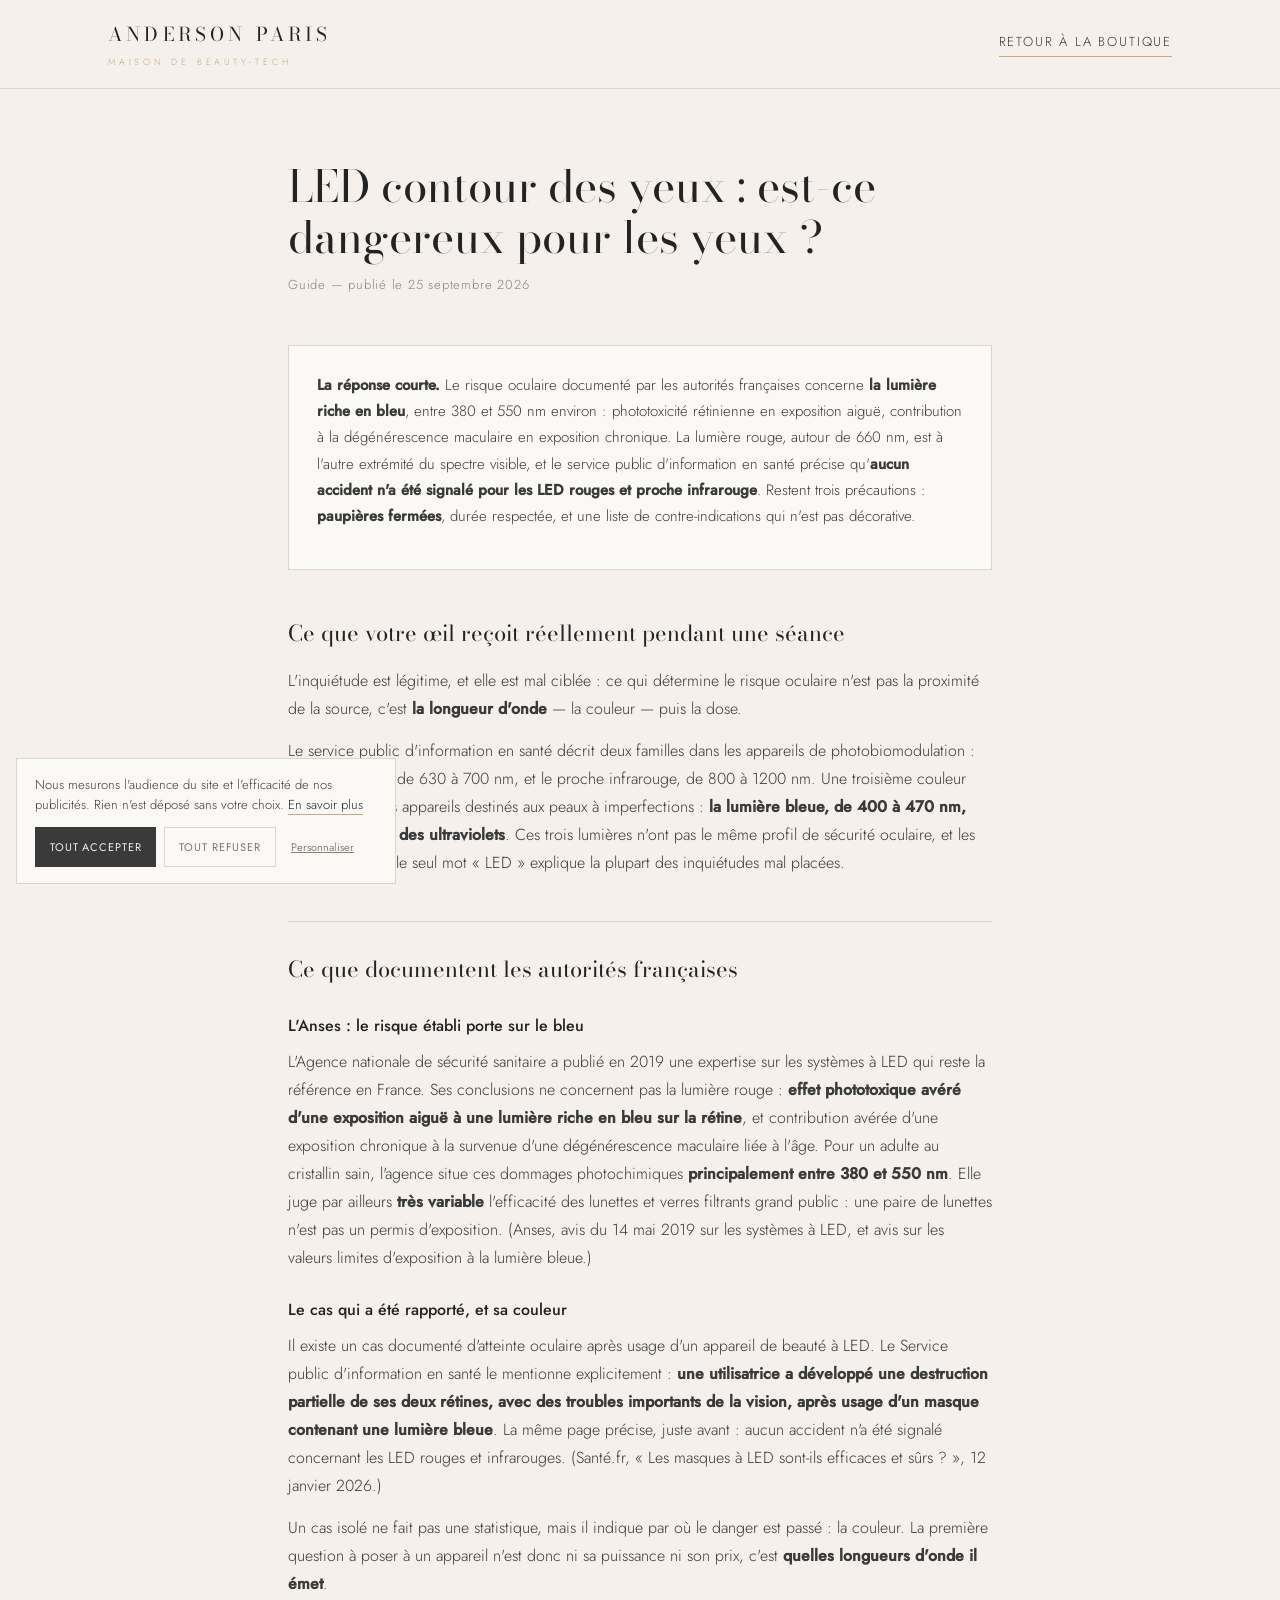
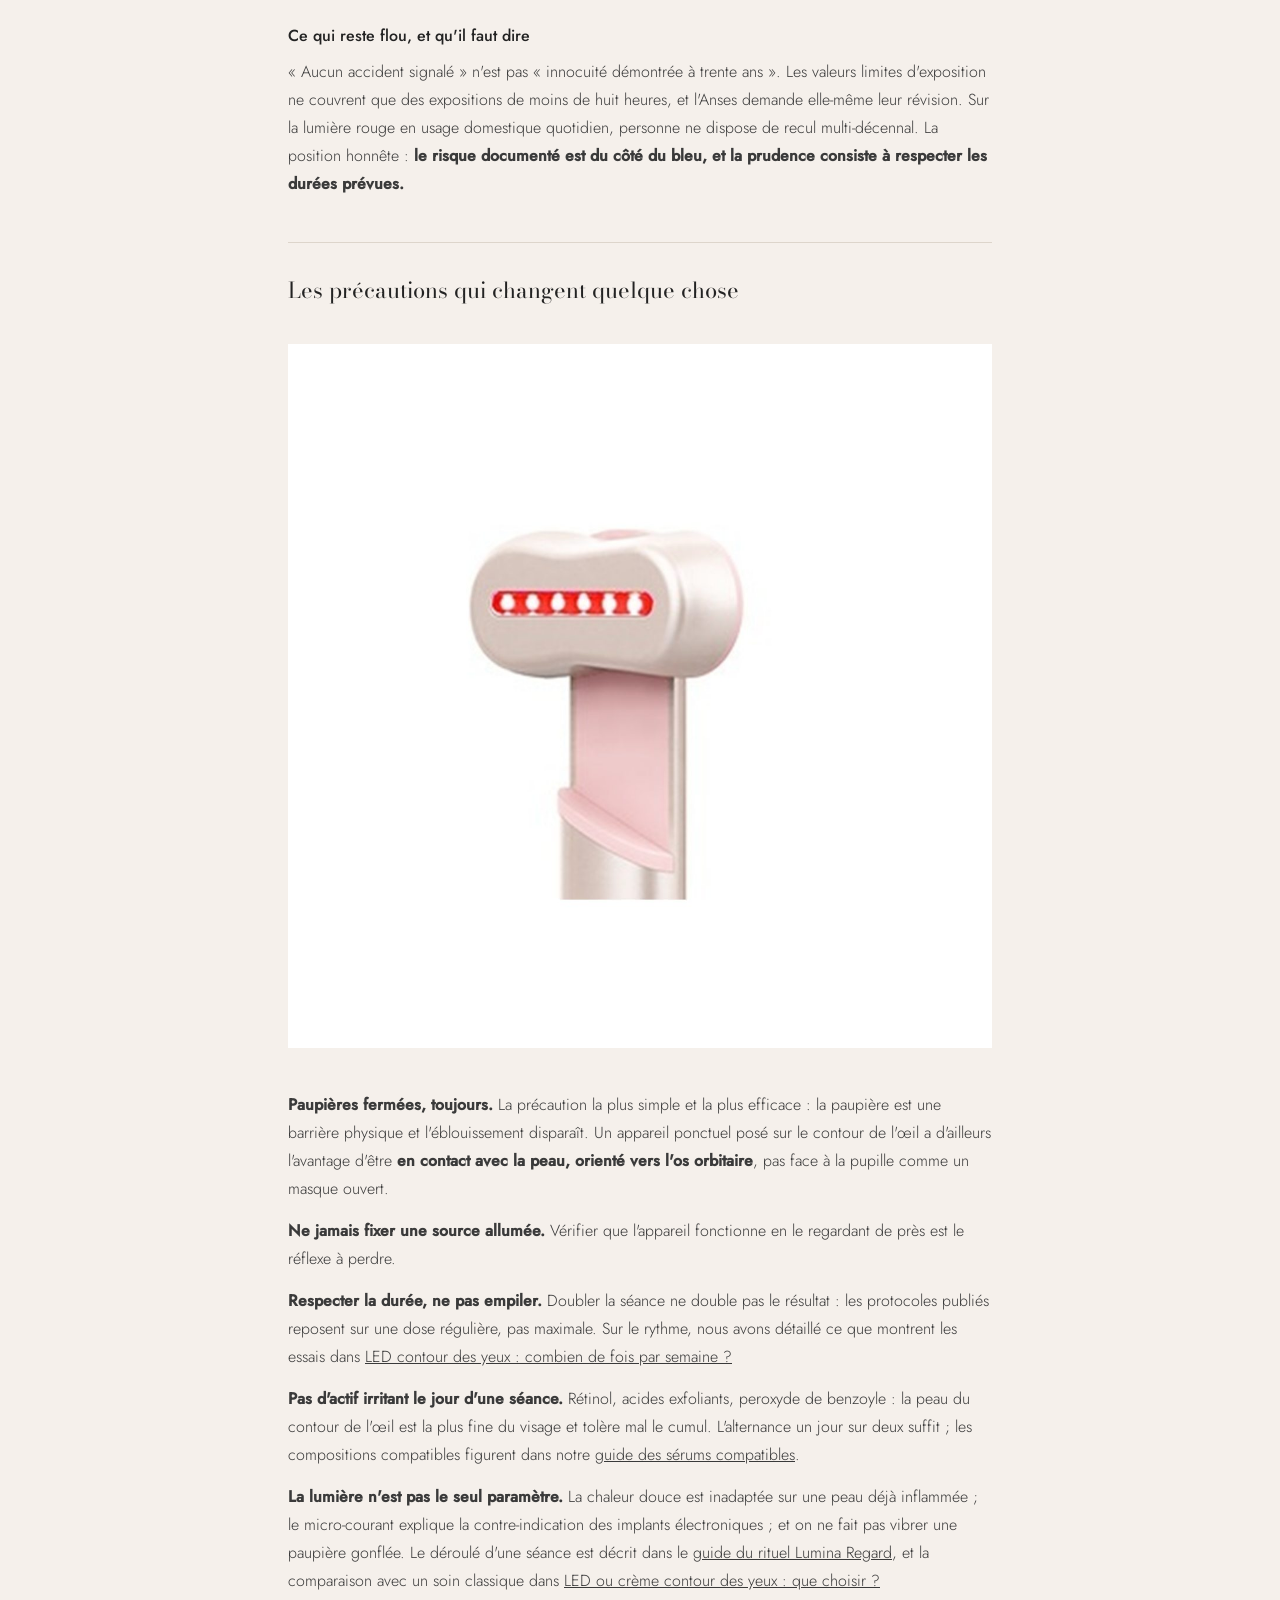
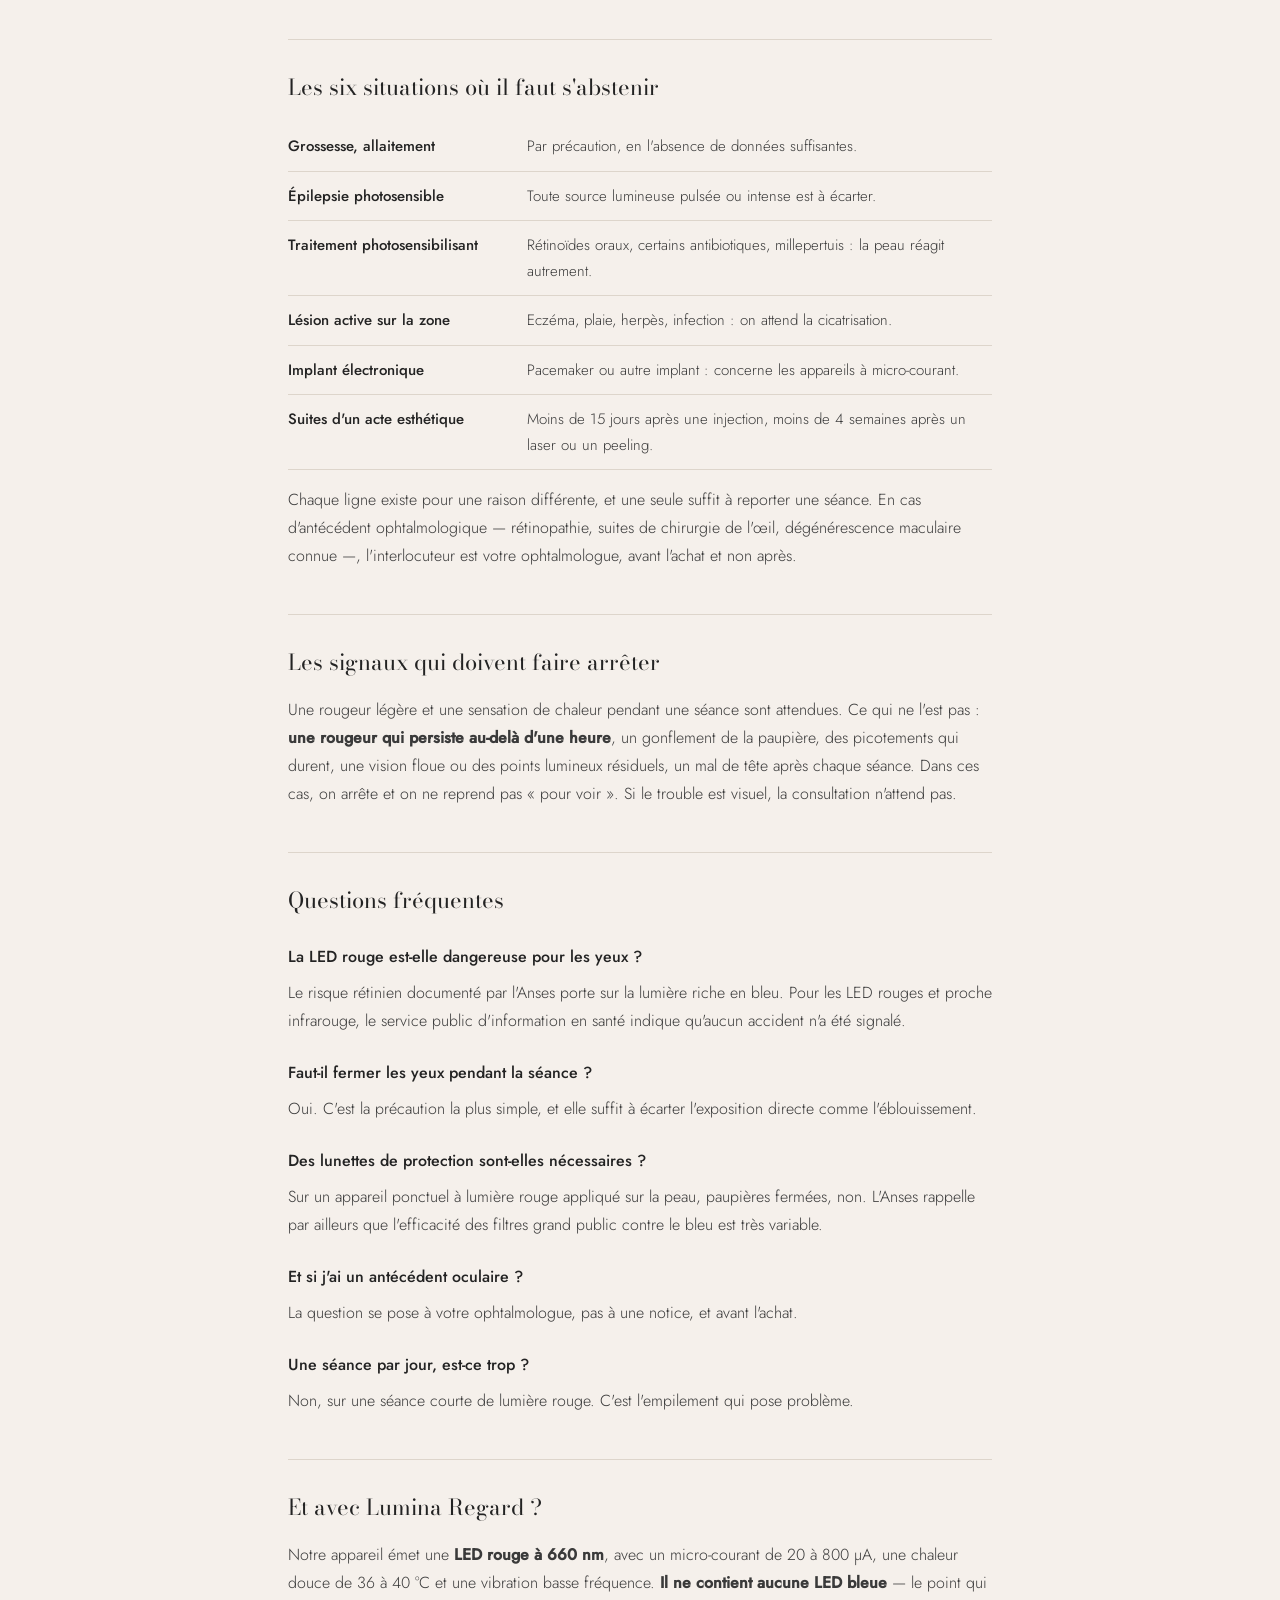
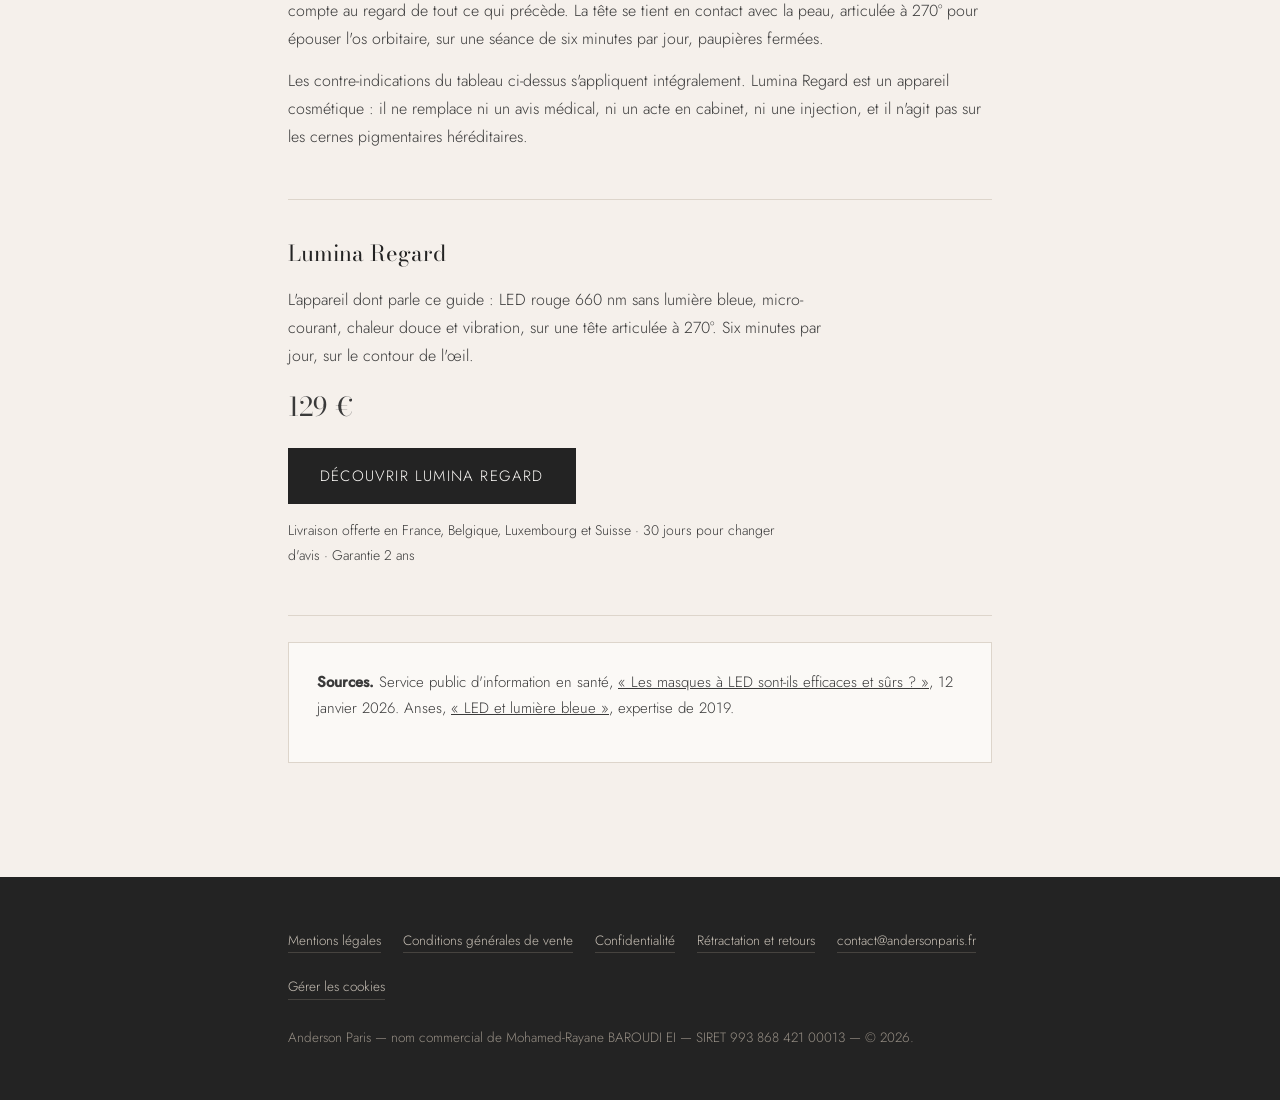
<file: led-contour-des-yeux-danger.html>
<!DOCTYPE html>
<html lang="fr">
<head>
<meta charset="utf-8">
<meta name="viewport" content="width=device-width, initial-scale=1">
<title>LED et lumière rouge contour des yeux : est-ce dangereux ?</title>
<meta name="description" content="La LED autour des yeux est-elle risquée ? Ce que disent l'Anses et le service public sur la lumière bleue, la lumière rouge, et quand s'abstenir.">
<link rel="canonical" href="https://www.andersonparis.fr/led-contour-des-yeux-danger">
<meta property="og:title" content="LED et lumière rouge contour des yeux : est-ce dangereux ?">
<meta property="og:description" content="Le risque documenté concerne la lumière bleue, pas la lumière rouge. Ce que disent les autorités françaises, et les six situations où il faut s'abstenir.">
<meta property="og:image" content="https://www.andersonparis.fr/images/lumina-regard-led-rouge.jpg">
<meta property="og:image:alt" content="Tête de soin Lumina Regard, LED rouge allumée">
<meta property="og:url" content="https://www.andersonparis.fr/led-contour-des-yeux-danger">
<meta property="og:type" content="article">
<meta property="og:locale" content="fr_FR">
<meta property="og:site_name" content="Anderson Paris">
<meta name="twitter:card" content="summary_large_image">
<link rel="icon" type="image/png" href="/images/favicon.png">
<link rel="preload" as="font" type="font/woff2" href="/polices/bodoni-moda-latin.woff2" crossorigin>
<link rel="preload" as="font" type="font/woff2" href="/polices/jost-latin.woff2" crossorigin>
<link rel="stylesheet" href="/polices/polices.css">
<link rel="stylesheet" href="/style.css">
<script type="application/ld+json">
{
  "@context": "https://schema.org",
  "@graph": [
    {
      "@type": "Article",
      "@id": "https://www.andersonparis.fr/led-contour-des-yeux-danger#article",
      "headline": "LED et lumière rouge contour des yeux : est-ce dangereux ?",
      "description": "Ce que les autorités françaises documentent sur la sécurité oculaire de la LED : le risque établi porte sur la lumière bleue, pas sur la lumière rouge. Précautions, contre-indications et signaux d'arrêt.",
      "inLanguage": "fr-FR",
      "datePublished": "2026-09-25",
      "dateModified": "2026-09-25",
      "image": "https://www.andersonparis.fr/images/lumina-regard-led-rouge.jpg",
      "mainEntityOfPage": { "@type": "WebPage", "@id": "https://www.andersonparis.fr/led-contour-des-yeux-danger" },
      "author": { "@type": "Organization", "name": "Anderson Paris", "url": "https://www.andersonparis.fr/" },
      "publisher": { "@type": "Organization", "name": "Anderson Paris", "url": "https://www.andersonparis.fr/", "logo": { "@type": "ImageObject", "url": "https://www.andersonparis.fr/images/logo-anderson.png" } }
    },
    {
      "@type": "FAQPage",
      "@id": "https://www.andersonparis.fr/led-contour-des-yeux-danger#faq",
      "inLanguage": "fr-FR",
      "mainEntity": [
        {
          "@type": "Question",
          "name": "La LED rouge est-elle dangereuse pour les yeux ?",
          "acceptedAnswer": { "@type": "Answer", "text": "Le risque oculaire documenté par l'Anses concerne la lumière riche en bleu, entre 380 et 550 nm environ : phototoxicité rétinienne en exposition aiguë, contribution à la dégénérescence maculaire en exposition chronique. La lumière rouge autour de 660 nm se situe à l'autre extrémité du spectre visible. Le Service public d'information en santé indique qu'aucun accident n'a été signalé pour les LED rouges et proche infrarouge, contrairement aux appareils contenant des LED bleues." }
        },
        {
          "@type": "Question",
          "name": "Faut-il fermer les yeux pendant une séance de LED ?",
          "acceptedAnswer": { "@type": "Answer", "text": "Oui, c'est la précaution la plus simple et la plus utile. Paupières fermées, la lumière ne frappe pas la rétine directement et l'éblouissement disparaît. Un appareil ponctuel appliqué sur le contour de l'œil se tient de plus sur la peau, orienté vers l'os orbitaire, pas vers la pupille. Ne jamais fixer une source LED allumée de près, quelle que soit sa couleur." }
        },
        {
          "@type": "Question",
          "name": "Quelles contre-indications à la LED sur le contour des yeux ?",
          "acceptedAnswer": { "@type": "Answer", "text": "Grossesse et allaitement par précaution, épilepsie photosensible, traitement photosensibilisant en cours dont les rétinoïdes oraux, lésion, eczéma ou plaie active sur la zone, implant électronique pour les appareils à micro-courant, et les suites récentes d'une injection, d'un laser ou d'un peeling. En cas d'antécédent ophtalmologique, l'avis d'un médecin passe avant toute notice." }
        },
        {
          "@type": "Question",
          "name": "Une LED bleue peut-elle abîmer la rétine ?",
          "acceptedAnswer": { "@type": "Answer", "text": "Le Service public d'information en santé rapporte un cas d'atteinte partielle des deux rétines, avec troubles importants de la vision, survenu après usage d'un masque contenant une lumière bleue. C'est un cas isolé, mais il illustre pourquoi la couleur de la lumière est la première question à poser à un appareil, avant sa puissance ou son prix." }
        },
        {
          "@type": "Question",
          "name": "Peut-on faire une séance tous les jours sans risque ?",
          "acceptedAnswer": { "@type": "Answer", "text": "Sur une séance courte de lumière rouge, oui, c'est le rythme des protocoles publiés. Ce qui pose problème n'est pas la fréquence en soi mais l'empilement : LED le même jour que du rétinol ou un acide exfoliant, séances rallongées au-delà de la durée prévue, ou plusieurs appareils enchaînés sur la même zone. Une rougeur qui persiste au-delà d'une heure est un signal d'arrêt." }
        }
      ]
    }
  ]
}
</script>
</head>
<body>
<header><div class="bar">
<a class="marque" href="/">Anderson Paris<span>Maison de beauty-tech</span></a>
<a class="retour" href="/">Retour à la boutique</a>
</div></header>
<main><div class="wrap">
<h1>LED contour des yeux : est-ce dangereux pour les yeux ?</h1>
<p class="maj">Guide — publié le 25 septembre 2026</p>

<div class="encadre"><p><strong>La réponse courte.</strong> Le risque oculaire documenté par les autorités françaises concerne <strong>la lumière riche en bleu</strong>, entre 380 et 550 nm environ : phototoxicité rétinienne en exposition aiguë, contribution à la dégénérescence maculaire en exposition chronique. La lumière rouge, autour de 660 nm, est à l'autre extrémité du spectre visible, et le service public d'information en santé précise qu'<strong>aucun accident n'a été signalé pour les LED rouges et proche infrarouge</strong>. Restent trois précautions : <strong>paupières fermées</strong>, durée respectée, et une liste de contre-indications qui n'est pas décorative.</p></div>

<h2 style="border-top:none;padding-top:0">Ce que votre œil reçoit réellement pendant une séance</h2>
<p>L'inquiétude est légitime, et elle est mal ciblée : ce qui détermine le risque oculaire n'est pas la proximité de la source, c'est <strong>la longueur d'onde</strong> — la couleur — puis la dose.</p>
<p>Le service public d'information en santé décrit deux familles dans les appareils de photobiomodulation : les LED rouges, de 630 à 700 nm, et le proche infrarouge, de 800 à 1200 nm. Une troisième couleur apparaît dans les appareils destinés aux peaux à imperfections : <strong>la lumière bleue, de 400 à 470 nm, juste au-dessus des ultraviolets</strong>. Ces trois lumières n'ont pas le même profil de sécurité oculaire, et les confondre sous le seul mot « LED » explique la plupart des inquiétudes mal placées.</p>

<h2>Ce que documentent les autorités françaises</h2>

<h3>L'Anses : le risque établi porte sur le bleu</h3>
<p>L'Agence nationale de sécurité sanitaire a publié en 2019 une expertise sur les systèmes à LED qui reste la référence en France. Ses conclusions ne concernent pas la lumière rouge : <strong>effet phototoxique avéré d'une exposition aiguë à une lumière riche en bleu sur la rétine</strong>, et contribution avérée d'une exposition chronique à la survenue d'une dégénérescence maculaire liée à l'âge. Pour un adulte au cristallin sain, l'agence situe ces dommages photochimiques <strong>principalement entre 380 et 550 nm</strong>. Elle juge par ailleurs <strong>très variable</strong> l'efficacité des lunettes et verres filtrants grand public : une paire de lunettes n'est pas un permis d'exposition. (Anses, avis du 14 mai 2019 sur les systèmes à LED, et avis sur les valeurs limites d'exposition à la lumière bleue.)</p>

<h3>Le cas qui a été rapporté, et sa couleur</h3>
<p>Il existe un cas documenté d'atteinte oculaire après usage d'un appareil de beauté à LED. Le Service public d'information en santé le mentionne explicitement : <strong>une utilisatrice a développé une destruction partielle de ses deux rétines, avec des troubles importants de la vision, après usage d'un masque contenant une lumière bleue</strong>. La même page précise, juste avant : aucun accident n'a été signalé concernant les LED rouges et infrarouges. (Santé.fr, « Les masques à LED sont-ils efficaces et sûrs ? », 12 janvier 2026.)</p>
<p>Un cas isolé ne fait pas une statistique, mais il indique par où le danger est passé : la couleur. La première question à poser à un appareil n'est donc ni sa puissance ni son prix, c'est <strong>quelles longueurs d'onde il émet</strong>.</p>

<h3>Ce qui reste flou, et qu'il faut dire</h3>
<p>« Aucun accident signalé » n'est pas « innocuité démontrée à trente ans ». Les valeurs limites d'exposition ne couvrent que des expositions de moins de huit heures, et l'Anses demande elle-même leur révision. Sur la lumière rouge en usage domestique quotidien, personne ne dispose de recul multi-décennal. La position honnête : <strong>le risque documenté est du côté du bleu, et la prudence consiste à respecter les durées prévues.</strong></p>

<h2>Les précautions qui changent quelque chose</h2>
<p><img src="/images/lumina-regard-led-rouge.jpg" alt="Tête de soin avec les six LED rouges allumées, appliquée sur le contour de l'œil" width="1200" height="1200" loading="lazy" style="max-width:100%;height:auto;margin:20px 0"></p>
<p><strong>Paupières fermées, toujours.</strong> La précaution la plus simple et la plus efficace : la paupière est une barrière physique et l'éblouissement disparaît. Un appareil ponctuel posé sur le contour de l'œil a d'ailleurs l'avantage d'être <strong>en contact avec la peau, orienté vers l'os orbitaire</strong>, pas face à la pupille comme un masque ouvert.</p>
<p><strong>Ne jamais fixer une source allumée.</strong> Vérifier que l'appareil fonctionne en le regardant de près est le réflexe à perdre.</p>
<p><strong>Respecter la durée, ne pas empiler.</strong> Doubler la séance ne double pas le résultat : les protocoles publiés reposent sur une dose régulière, pas maximale. Sur le rythme, nous avons détaillé ce que montrent les essais dans <a href="/frequence-led-contour-des-yeux">LED contour des yeux : combien de fois par semaine ?</a></p>
<p><strong>Pas d'actif irritant le jour d'une séance.</strong> Rétinol, acides exfoliants, peroxyde de benzoyle : la peau du contour de l'œil est la plus fine du visage et tolère mal le cumul. L'alternance un jour sur deux suffit ; les compositions compatibles figurent dans notre <a href="/guide-serums">guide des sérums compatibles</a>.</p>
<p><strong>La lumière n'est pas le seul paramètre.</strong> La chaleur douce est inadaptée sur une peau déjà inflammée ; le micro-courant explique la contre-indication des implants électroniques ; et on ne fait pas vibrer une paupière gonflée. Le déroulé d'une séance est décrit dans le <a href="/guide-rituel">guide du rituel Lumina Regard</a>, et la comparaison avec un soin classique dans <a href="/led-ou-creme-contour-des-yeux">LED ou crème contour des yeux : que choisir ?</a></p>

<h2>Les six situations où il faut s'abstenir</h2>
<table>
<tr><th>Grossesse, allaitement</th><td>Par précaution, en l'absence de données suffisantes.</td></tr>
<tr><th>Épilepsie photosensible</th><td>Toute source lumineuse pulsée ou intense est à écarter.</td></tr>
<tr><th>Traitement photosensibilisant</th><td>Rétinoïdes oraux, certains antibiotiques, millepertuis : la peau réagit autrement.</td></tr>
<tr><th>Lésion active sur la zone</th><td>Eczéma, plaie, herpès, infection : on attend la cicatrisation.</td></tr>
<tr><th>Implant électronique</th><td>Pacemaker ou autre implant : concerne les appareils à micro-courant.</td></tr>
<tr><th>Suites d'un acte esthétique</th><td>Moins de 15 jours après une injection, moins de 4 semaines après un laser ou un peeling.</td></tr>
</table>
<p>Chaque ligne existe pour une raison différente, et une seule suffit à reporter une séance. En cas d'antécédent ophtalmologique — rétinopathie, suites de chirurgie de l'œil, dégénérescence maculaire connue —, l'interlocuteur est votre ophtalmologue, avant l'achat et non après.</p>

<h2>Les signaux qui doivent faire arrêter</h2>
<p>Une rougeur légère et une sensation de chaleur pendant une séance sont attendues. Ce qui ne l'est pas : <strong>une rougeur qui persiste au-delà d'une heure</strong>, un gonflement de la paupière, des picotements qui durent, une vision floue ou des points lumineux résiduels, un mal de tête après chaque séance. Dans ces cas, on arrête et on ne reprend pas « pour voir ». Si le trouble est visuel, la consultation n'attend pas.</p>

<h2>Questions fréquentes</h2>
<h3>La LED rouge est-elle dangereuse pour les yeux ?</h3>
<p>Le risque rétinien documenté par l'Anses porte sur la lumière riche en bleu. Pour les LED rouges et proche infrarouge, le service public d'information en santé indique qu'aucun accident n'a été signalé.</p>
<h3>Faut-il fermer les yeux pendant la séance ?</h3>
<p>Oui. C'est la précaution la plus simple, et elle suffit à écarter l'exposition directe comme l'éblouissement.</p>
<h3>Des lunettes de protection sont-elles nécessaires ?</h3>
<p>Sur un appareil ponctuel à lumière rouge appliqué sur la peau, paupières fermées, non. L'Anses rappelle par ailleurs que l'efficacité des filtres grand public contre le bleu est très variable.</p>
<h3>Et si j'ai un antécédent oculaire ?</h3>
<p>La question se pose à votre ophtalmologue, pas à une notice, et avant l'achat.</p>
<h3>Une séance par jour, est-ce trop ?</h3>
<p>Non, sur une séance courte de lumière rouge. C'est l'empilement qui pose problème.</p>

<h2>Et avec Lumina Regard ?</h2>
<p>Notre appareil émet une <strong>LED rouge à 660 nm</strong>, avec un micro-courant de 20 à 800 µA, une chaleur douce de 36 à 40 °C et une vibration basse fréquence. <strong>Il ne contient aucune LED bleue</strong> — le point qui compte au regard de tout ce qui précède. La tête se tient en contact avec la peau, articulée à 270° pour épouser l'os orbitaire, sur une séance de six minutes par jour, paupières fermées.</p>
<p>Les contre-indications du tableau ci-dessus s'appliquent intégralement. Lumina Regard est un appareil cosmétique : il ne remplace ni un avis médical, ni un acte en cabinet, ni une injection, et il n'agit pas sur les cernes pigmentaires héréditaires.</p>

<div class="rappel-produit">
<h2>Lumina Regard</h2>
<p>L'appareil dont parle ce guide : LED rouge 660&nbsp;nm sans lumière bleue, micro-courant, chaleur douce et vibration, sur une tête articulée à 270°. Six minutes par jour, sur le contour de l'œil.</p>
<p class="prix">129&nbsp;€</p>
<a class="bouton" href="/">Découvrir Lumina Regard</a>
<p class="mentions">Livraison offerte en France, Belgique, Luxembourg et Suisse · 30 jours pour changer d'avis · Garantie 2 ans</p>
</div>

<div class="encadre"><p><strong>Sources.</strong> Service public d'information en santé, <a href="https://www.sante.fr/decryptage/nos-reponses/les-masques-led-sont-ils-efficaces-et-surs?utm_source=andersonparis&amp;utm_medium=referral&amp;utm_campaign=cluster-contour-des-yeux&amp;utm_content=source-sante-fr" rel="noopener nofollow" target="_blank">« Les masques à LED sont-ils efficaces et sûrs ? »</a>, 12 janvier 2026. Anses, <a href="https://www.anses.fr/fr/content/led-et-lumiere-bleue?utm_source=andersonparis&amp;utm_medium=referral&amp;utm_campaign=cluster-contour-des-yeux&amp;utm_content=source-anses-lumiere-bleue" rel="noopener nofollow" target="_blank">« LED et lumière bleue »</a>, expertise de 2019.</p></div>
</div></main>
<footer><div class="wrap">
<div class="fnav">
<a href="/mentions-legales">Mentions légales</a>
<a href="/cgv">Conditions générales de vente</a>
<a href="/confidentialite">Confidentialité</a>
<a href="/retractation">Rétractation et retours</a>
<a href="mailto:contact@andersonparis.fr">contact@andersonparis.fr</a>
<button type="button" class="lien-cookies" hidden>Gérer les cookies</button>
</div>
<p>Anderson Paris — nom commercial de Mohamed-Rayane BAROUDI EI — SIRET 993 868 421 00013 — © 2026.</p>
</div></footer>
<style>
/* bandeau de consentement — copie du bloc d'index.html (extraction commune : t_4a801204) */
[hidden]{display:none!important}
.lien-cookies{background:none;border:none;border-bottom:1px solid #46433F;color:#C8C0B6;font:inherit;cursor:pointer;padding:0}
.lien-cookies:hover{color:var(--rose)}
.consentement{position:fixed;left:16px;bottom:calc(16px + env(safe-area-inset-bottom,0px));z-index:70;width:calc(100% - 32px);max-width:380px;background:var(--papier);border:1px solid var(--ligne);padding:16px 18px}
.consentement p{font-size:13px;line-height:1.55;margin-bottom:12px}
.consentement p a{color:var(--encre);text-decoration:none;border-bottom:1px solid var(--rose)}
.consentement .choix{display:flex;flex-direction:column;gap:8px;margin-bottom:12px;font-size:13px}
.consentement label{display:flex;align-items:center;gap:10px;cursor:pointer}
.consentement input{accent-color:var(--anthracite)}
.consentement .boutons{display:flex;flex-wrap:wrap;gap:8px}
.consentement button{font-family:var(--sans);font-weight:400;font-size:11px;letter-spacing:.08em;text-transform:uppercase;padding:10px 14px;min-height:40px;cursor:pointer;background:var(--anthracite);color:var(--albatre);border:1px solid var(--anthracite)}
.consentement button.secondaire{background:none;color:#7E766C;border-color:var(--ligne)}
.consentement button.discret{background:none;border-color:transparent;color:#8A8179;text-decoration:underline;text-transform:none;letter-spacing:0;padding:10px 6px}
.consentement button:hover{border-color:var(--rose)}
</style>

<div class="consentement" role="dialog" aria-label="Choix des cookies" hidden>
  <p>Nous mesurons l'audience du site et l'efficacité de nos publicités. Rien n'est déposé sans votre choix. <a href="/confidentialite">En savoir plus</a></p>
  <div class="choix" hidden>
    <label><input type="checkbox" name="audience"> Mesure d'audience — PostHog</label>
    <label><input type="checkbox" name="publicite"> Publicité — pixel Meta</label>
  </div>
  <div class="boutons">
    <button type="button" data-choix="accepter">Tout accepter</button>
    <button type="button" class="secondaire" data-choix="refuser">Tout refuser</button>
    <button type="button" class="discret" data-choix="personnaliser">Personnaliser</button>
  </div>
</div>

<script src="/suivi.js"></script>
<script src="/consentement.js"></script>
</body></html>
</file>
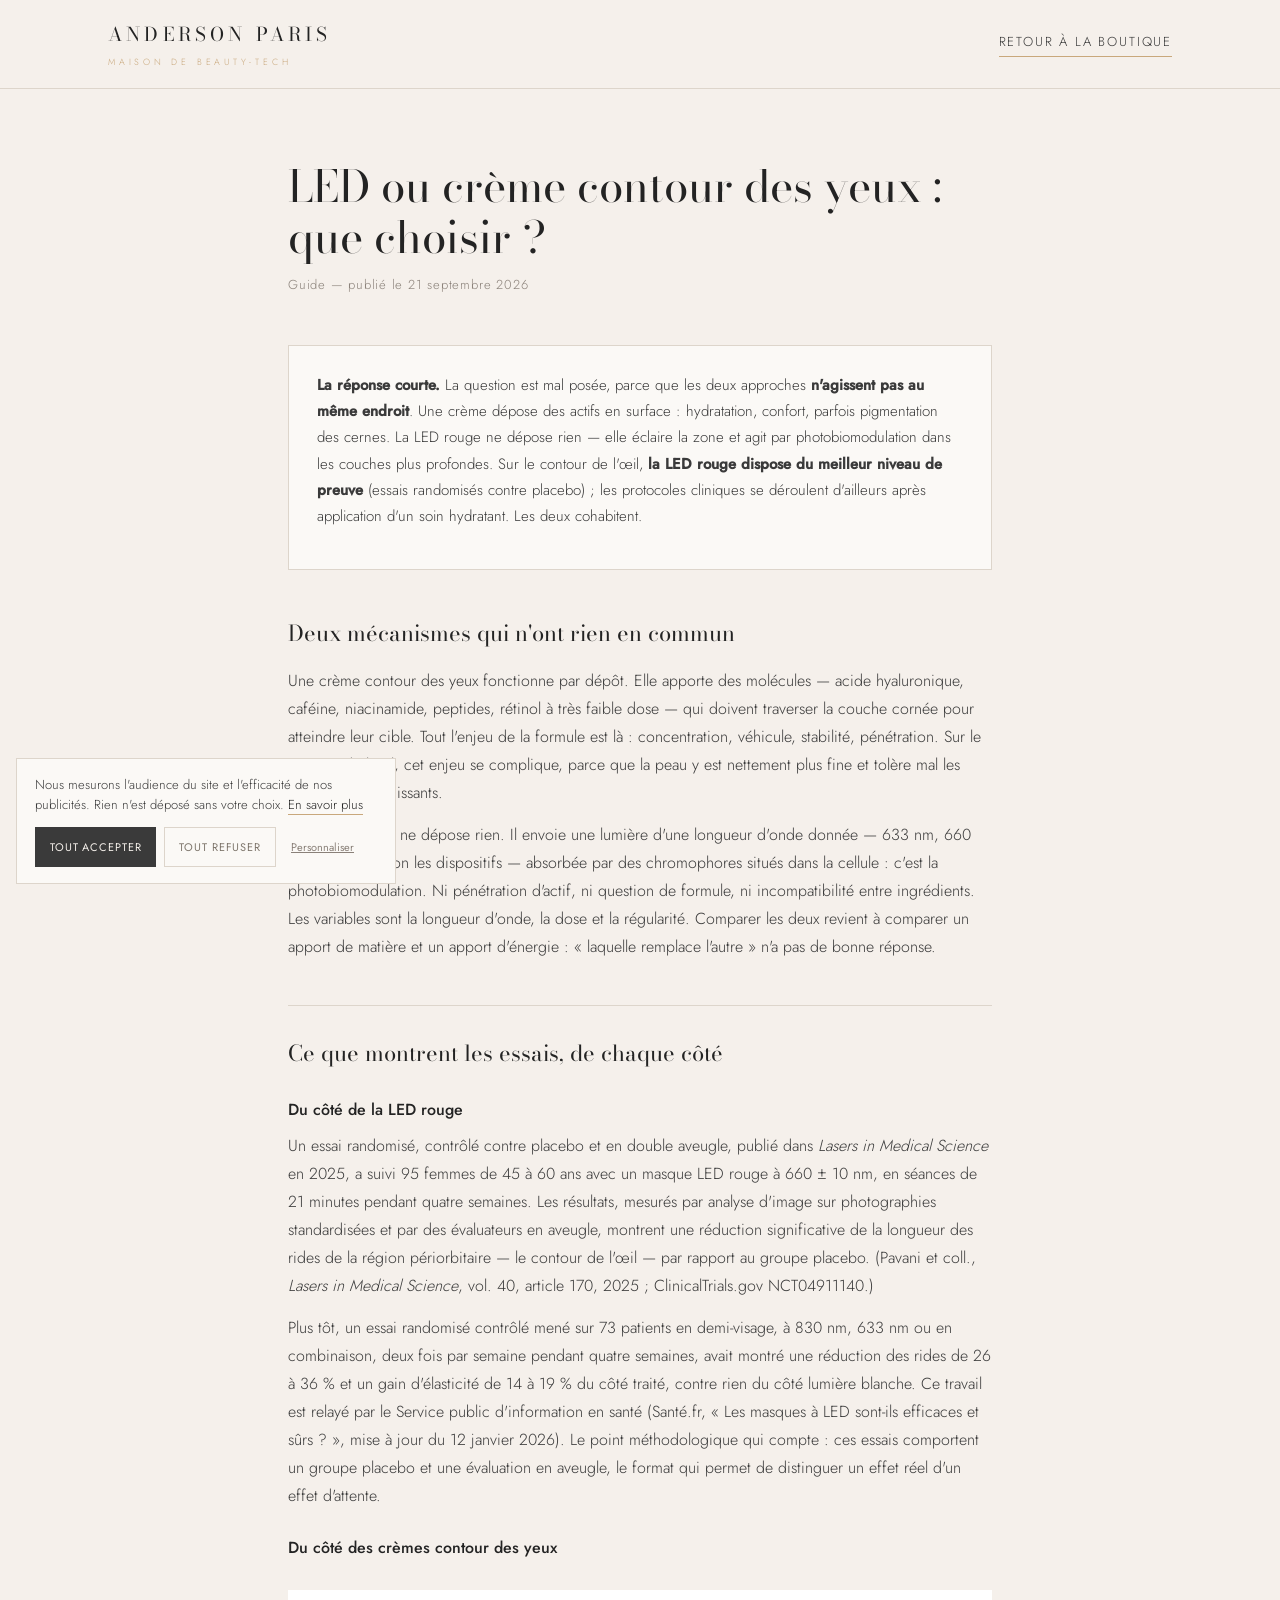
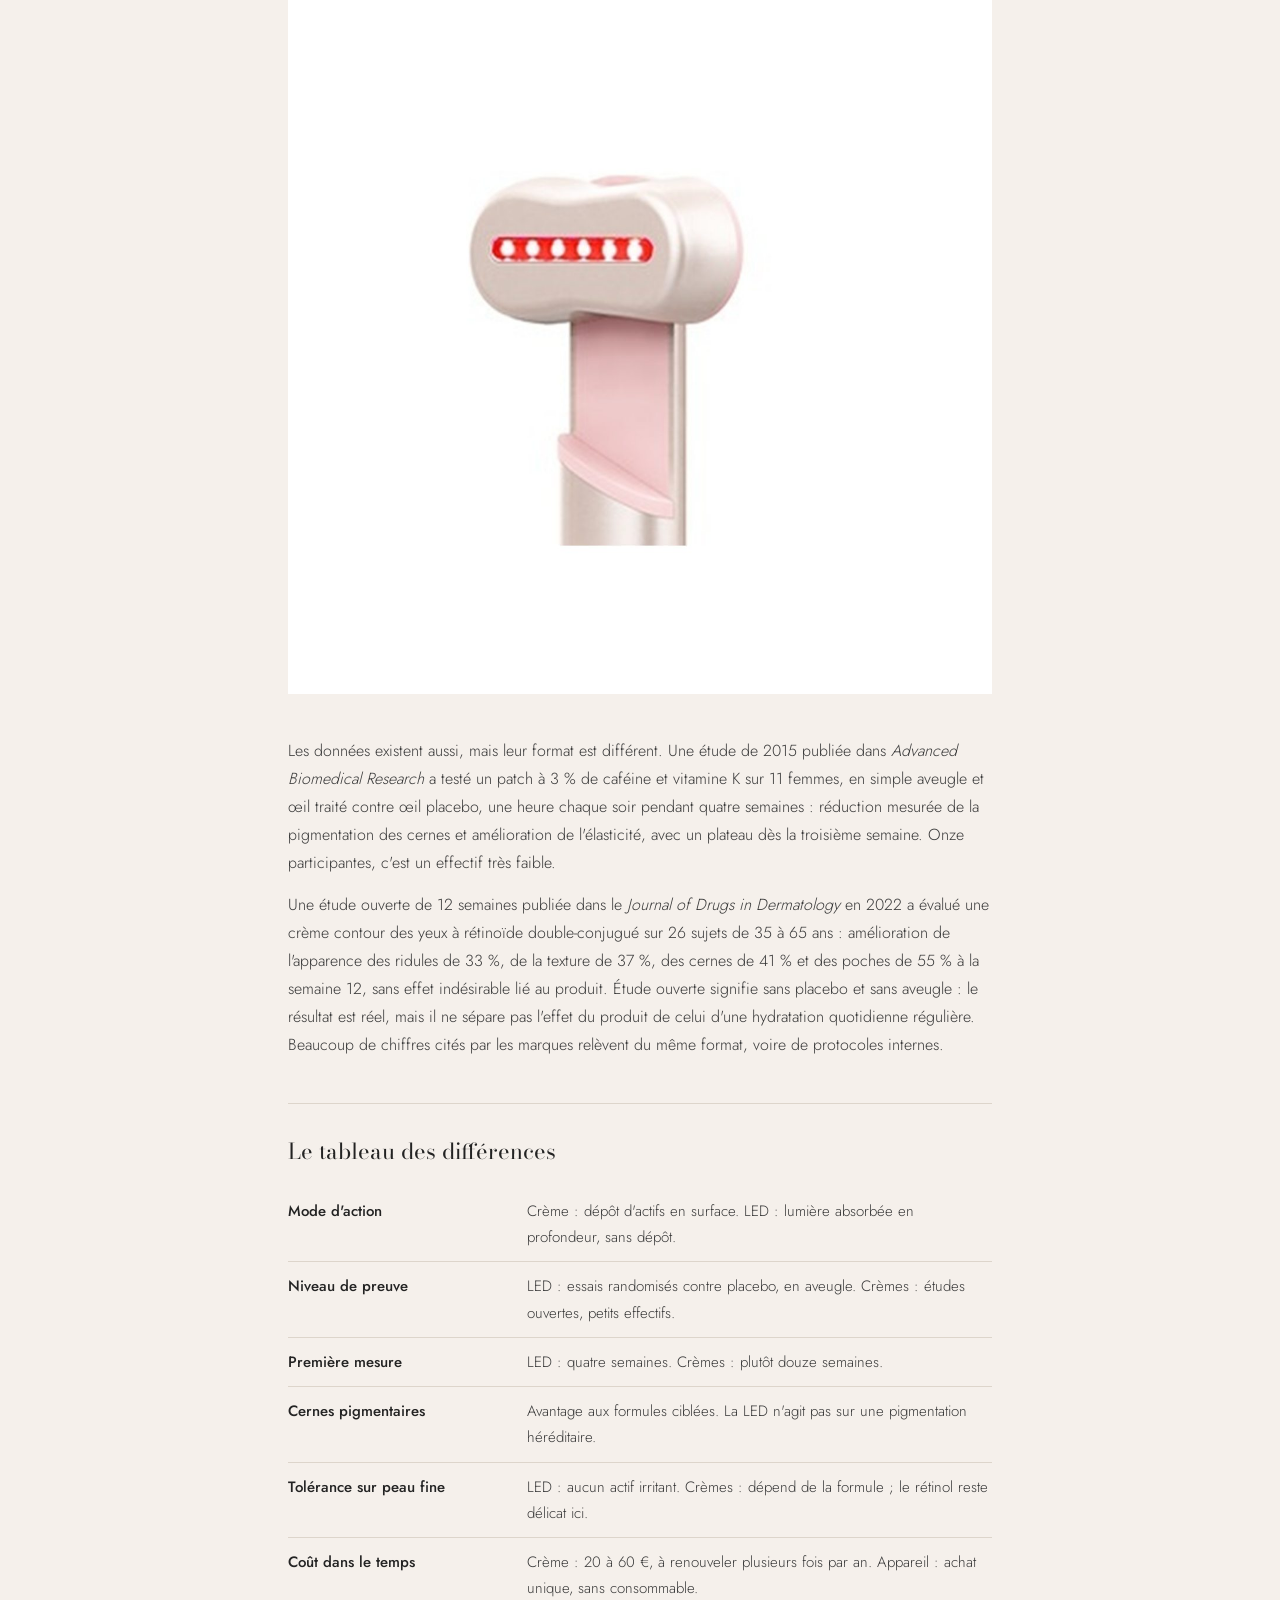
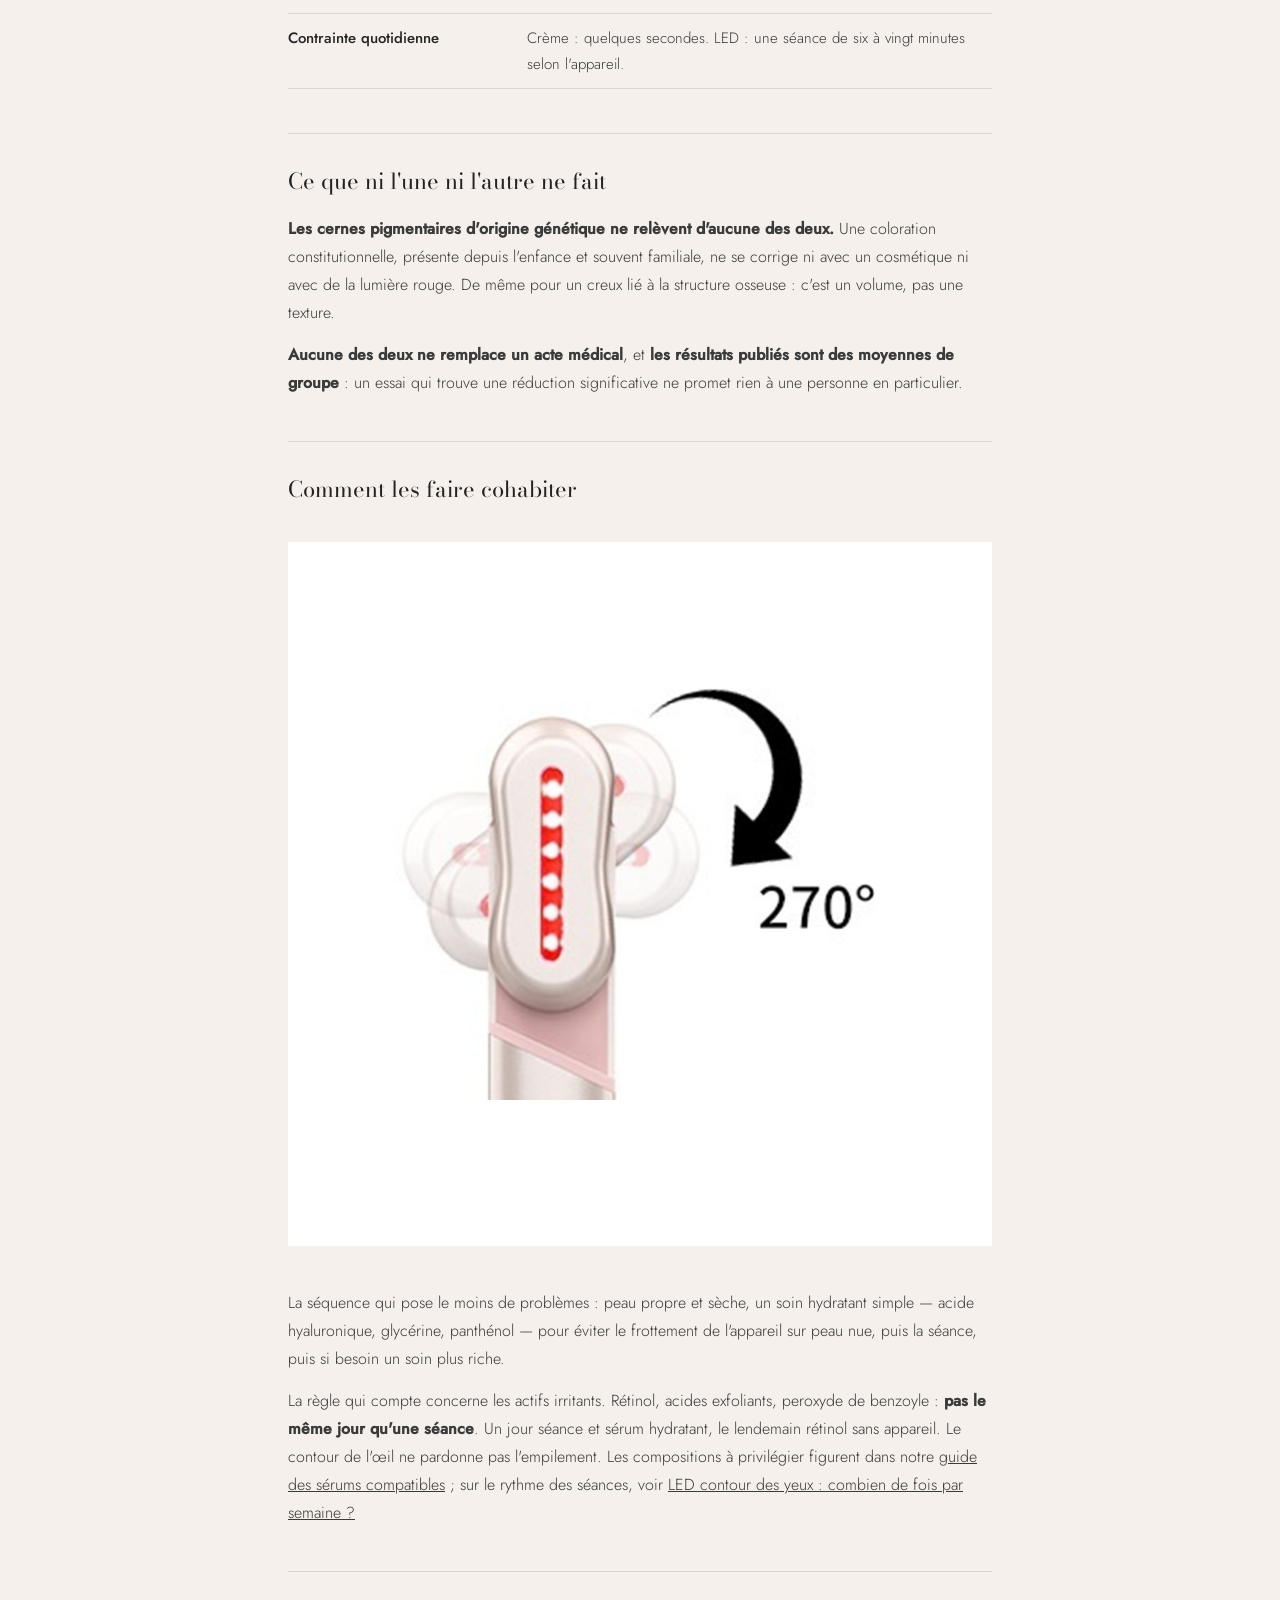
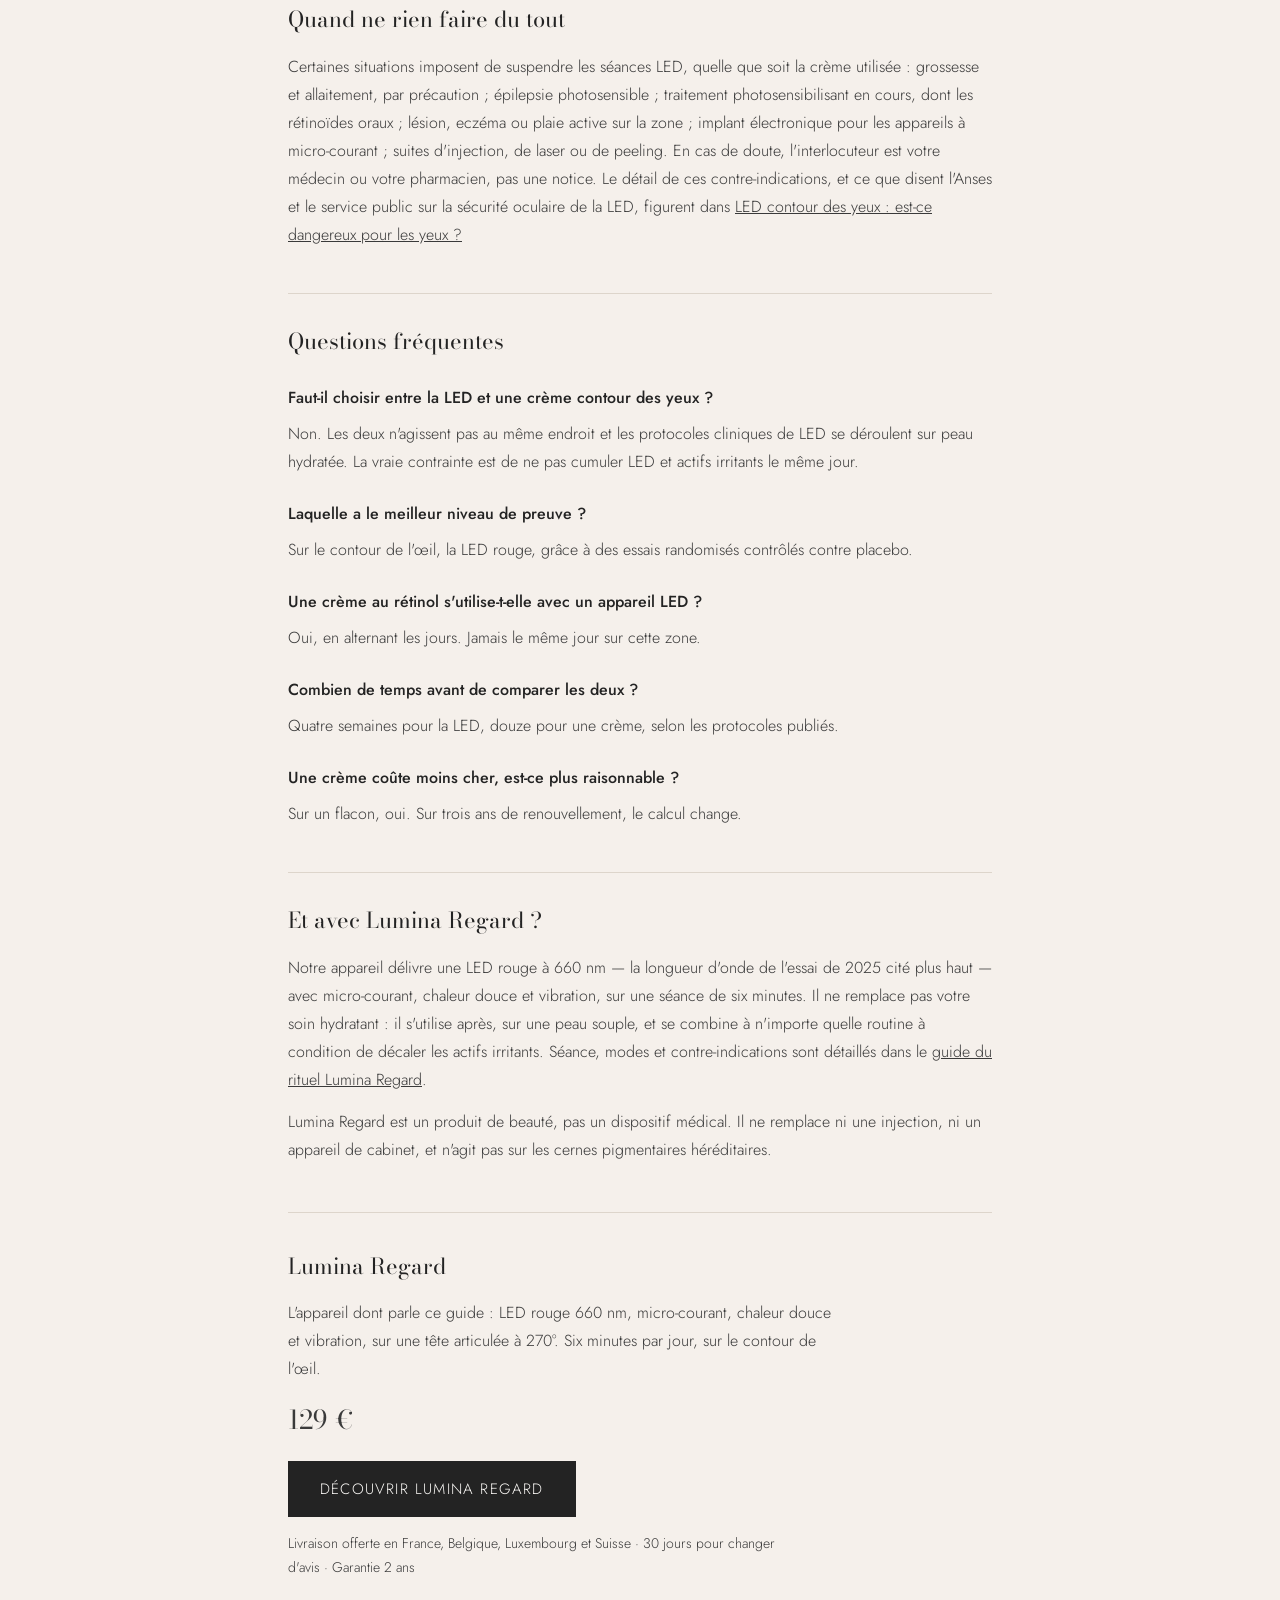
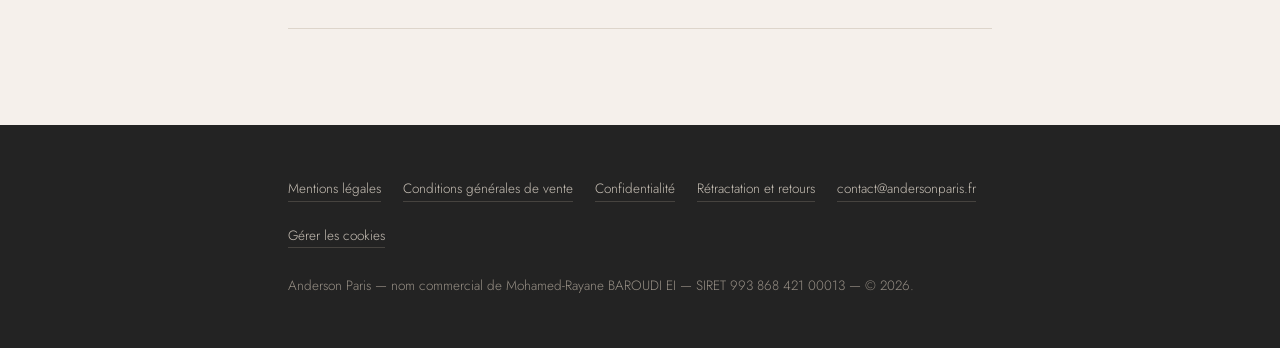
<file: led-ou-creme-contour-des-yeux.html>
<!DOCTYPE html>
<html lang="fr">
<head>
<meta charset="utf-8">
<meta name="viewport" content="width=device-width, initial-scale=1">
<title>LED ou crème contour des yeux : que choisir ?</title>
<meta name="description" content="LED rouge ou crème contour des yeux : ce que montrent les essais publiés sur chacune, ce qu'elles ne font pas, et pourquoi le choix est mal posé.">
<link rel="canonical" href="https://www.andersonparis.fr/led-ou-creme-contour-des-yeux">
<meta property="og:title" content="LED ou crème contour des yeux : que choisir ?">
<meta property="og:description" content="Deux approches, deux mécanismes, deux niveaux de preuve. Ce que disent les essais publiés sur la LED rouge et sur les crèmes contour des yeux.">
<meta property="og:image" content="https://www.andersonparis.fr/images/lumina-regard-led-rouge.jpg">
<meta property="og:image:alt" content="Tête de soin Lumina Regard, LED rouge allumée">
<meta property="og:url" content="https://www.andersonparis.fr/led-ou-creme-contour-des-yeux">
<meta property="og:type" content="article">
<meta property="og:locale" content="fr_FR">
<meta property="og:site_name" content="Anderson Paris">
<meta name="twitter:card" content="summary_large_image">
<link rel="icon" type="image/png" href="/images/favicon.png">
<link rel="preload" as="font" type="font/woff2" href="/polices/bodoni-moda-latin.woff2" crossorigin>
<link rel="preload" as="font" type="font/woff2" href="/polices/jost-latin.woff2" crossorigin>
<link rel="stylesheet" href="/polices/polices.css">
<link rel="stylesheet" href="/style.css">
<script type="application/ld+json">
{
  "@context": "https://schema.org",
  "@graph": [
    {
      "@type": "Article",
      "@id": "https://www.andersonparis.fr/led-ou-creme-contour-des-yeux#article",
      "headline": "LED ou crème contour des yeux : que choisir ?",
      "description": "Comparaison documentée de la LED rouge et des crèmes contour des yeux : mécanismes, essais publiés, limites de chaque approche et complémentarité.",
      "inLanguage": "fr-FR",
      "datePublished": "2026-09-21",
      "dateModified": "2026-09-21",
      "image": "https://www.andersonparis.fr/images/lumina-regard-led-rouge.jpg",
      "mainEntityOfPage": { "@type": "WebPage", "@id": "https://www.andersonparis.fr/led-ou-creme-contour-des-yeux" },
      "author": { "@type": "Organization", "name": "Anderson Paris", "url": "https://www.andersonparis.fr/" },
      "publisher": { "@type": "Organization", "name": "Anderson Paris", "url": "https://www.andersonparis.fr/", "logo": { "@type": "ImageObject", "url": "https://www.andersonparis.fr/images/logo-anderson.png" } }
    },
    {
      "@type": "FAQPage",
      "@id": "https://www.andersonparis.fr/led-ou-creme-contour-des-yeux#faq",
      "inLanguage": "fr-FR",
      "mainEntity": [
        {
          "@type": "Question",
          "name": "Faut-il choisir entre la LED et une crème contour des yeux ?",
          "acceptedAnswer": { "@type": "Answer", "text": "Non, les deux ne visent pas la même chose. Une crème agit sur la surface : hydratation, confort, pigmentation des cernes selon les actifs. La LED rouge agit par photobiomodulation sur les couches plus profondes. Les protocoles cliniques de LED se font d'ailleurs sur peau propre, après application d'un sérum hydratant sans actif irritant." }
        },
        {
          "@type": "Question",
          "name": "Laquelle des deux a le meilleur niveau de preuve ?",
          "acceptedAnswer": { "@type": "Answer", "text": "Sur le contour de l'œil, la LED rouge dispose d'essais randomisés contrôlés contre placebo, dont un essai en double aveugle de 2025 sur 95 femmes. Les crèmes contour des yeux reposent le plus souvent sur des études ouvertes, de petits effectifs ou des protocoles internes de marques. Les deux niveaux de preuve ne sont pas équivalents, mais aucun des deux n'est une garantie individuelle." }
        },
        {
          "@type": "Question",
          "name": "Une crème au rétinol peut-elle s'utiliser avec un appareil LED ?",
          "acceptedAnswer": { "@type": "Answer", "text": "Oui, mais pas le même jour. Le rétinol, les acides exfoliants et le peroxyde de benzoyle rendent la peau plus réactive ; les appliquer le jour d'une séance augmente le risque d'irritation sur une zone déjà fine. L'alternance un jour sur deux permet de conserver les deux." }
        },
        {
          "@type": "Question",
          "name": "Combien de temps avant de comparer les deux ?",
          "acceptedAnswer": { "@type": "Answer", "text": "Les essais sur la LED rouge mesurent à quatre semaines, ceux sur les crèmes contour des yeux plutôt à douze semaines. Changer de méthode au bout de dix jours ne permet de conclure sur aucune des deux." }
        },
        {
          "@type": "Question",
          "name": "Une crème coûte moins cher qu'un appareil, est-ce plus raisonnable ?",
          "acceptedAnswer": { "@type": "Answer", "text": "Cela dépend de l'horizon. Une crème contour des yeux se situe le plus souvent entre 20 et 60 euros par flacon, renouvelé plusieurs fois par an. Un appareil est un achat unique sans consommable. Le calcul se fait sur la durée, pas sur le ticket de caisse." }
        }
      ]
    }
  ]
}
</script>
</head>
<body>
<header><div class="bar">
<a class="marque" href="/">Anderson Paris<span>Maison de beauty-tech</span></a>
<a class="retour" href="/">Retour à la boutique</a>
</div></header>
<main><div class="wrap">
<h1>LED ou crème contour des yeux : que choisir ?</h1>
<p class="maj">Guide — publié le 21 septembre 2026</p>

<div class="encadre"><p><strong>La réponse courte.</strong> La question est mal posée, parce que les deux approches <strong>n'agissent pas au même endroit</strong>. Une crème dépose des actifs en surface : hydratation, confort, parfois pigmentation des cernes. La LED rouge ne dépose rien — elle éclaire la zone et agit par photobiomodulation dans les couches plus profondes. Sur le contour de l'œil, <strong>la LED rouge dispose du meilleur niveau de preuve</strong> (essais randomisés contre placebo) ; les protocoles cliniques se déroulent d'ailleurs après application d'un soin hydratant. Les deux cohabitent.</p></div>

<h2 style="border-top:none;padding-top:0">Deux mécanismes qui n'ont rien en commun</h2>
<p>Une crème contour des yeux fonctionne par dépôt. Elle apporte des molécules — acide hyaluronique, caféine, niacinamide, peptides, rétinol à très faible dose — qui doivent traverser la couche cornée pour atteindre leur cible. Tout l'enjeu de la formule est là : concentration, véhicule, stabilité, pénétration. Sur le contour de l'œil, cet enjeu se complique, parce que la peau y est nettement plus fine et tolère mal les actifs les plus puissants.</p>
<p>Un appareil LED ne dépose rien. Il envoie une lumière d'une longueur d'onde donnée — 633 nm, 660 nm, 830 nm selon les dispositifs — absorbée par des chromophores situés dans la cellule : c'est la photobiomodulation. Ni pénétration d'actif, ni question de formule, ni incompatibilité entre ingrédients. Les variables sont la longueur d'onde, la dose et la régularité. Comparer les deux revient à comparer un apport de matière et un apport d'énergie : « laquelle remplace l'autre » n'a pas de bonne réponse.</p>

<h2>Ce que montrent les essais, de chaque côté</h2>

<h3>Du côté de la LED rouge</h3>
<p>Un essai randomisé, contrôlé contre placebo et en double aveugle, publié dans <em>Lasers in Medical Science</em> en 2025, a suivi 95 femmes de 45 à 60 ans avec un masque LED rouge à 660 ± 10 nm, en séances de 21 minutes pendant quatre semaines. Les résultats, mesurés par analyse d'image sur photographies standardisées et par des évaluateurs en aveugle, montrent une réduction significative de la longueur des rides de la région périorbitaire — le contour de l'œil — par rapport au groupe placebo. (Pavani et coll., <em>Lasers in Medical Science</em>, vol. 40, article 170, 2025 ; ClinicalTrials.gov NCT04911140.)</p>
<p>Plus tôt, un essai randomisé contrôlé mené sur 73 patients en demi-visage, à 830 nm, 633 nm ou en combinaison, deux fois par semaine pendant quatre semaines, avait montré une réduction des rides de 26 à 36 % et un gain d'élasticité de 14 à 19 % du côté traité, contre rien du côté lumière blanche. Ce travail est relayé par le Service public d'information en santé (Santé.fr, « Les masques à LED sont-ils efficaces et sûrs ? », mise à jour du 12 janvier 2026). Le point méthodologique qui compte : ces essais comportent un groupe placebo et une évaluation en aveugle, le format qui permet de distinguer un effet réel d'un effet d'attente.</p>

<h3>Du côté des crèmes contour des yeux</h3>
<p><img src="/images/lumina-regard-led-rouge.jpg" alt="Tête de soin avec les six LED rouges allumées, utilisée sur le contour de l'œil" width="1200" height="1200" loading="lazy" style="max-width:100%;height:auto;margin:20px 0"></p>
<p>Les données existent aussi, mais leur format est différent. Une étude de 2015 publiée dans <em>Advanced Biomedical Research</em> a testé un patch à 3 % de caféine et vitamine K sur 11 femmes, en simple aveugle et œil traité contre œil placebo, une heure chaque soir pendant quatre semaines : réduction mesurée de la pigmentation des cernes et amélioration de l'élasticité, avec un plateau dès la troisième semaine. Onze participantes, c'est un effectif très faible.</p>
<p>Une étude ouverte de 12 semaines publiée dans le <em>Journal of Drugs in Dermatology</em> en 2022 a évalué une crème contour des yeux à rétinoïde double-conjugué sur 26 sujets de 35 à 65 ans : amélioration de l'apparence des ridules de 33 %, de la texture de 37 %, des cernes de 41 % et des poches de 55 % à la semaine 12, sans effet indésirable lié au produit. Étude ouverte signifie sans placebo et sans aveugle : le résultat est réel, mais il ne sépare pas l'effet du produit de celui d'une hydratation quotidienne régulière. Beaucoup de chiffres cités par les marques relèvent du même format, voire de protocoles internes.</p>

<h2>Le tableau des différences</h2>
<table>
<tr><th>Mode d'action</th><td>Crème : dépôt d'actifs en surface. LED : lumière absorbée en profondeur, sans dépôt.</td></tr>
<tr><th>Niveau de preuve</th><td>LED : essais randomisés contre placebo, en aveugle. Crèmes : études ouvertes, petits effectifs.</td></tr>
<tr><th>Première mesure</th><td>LED : quatre semaines. Crèmes : plutôt douze semaines.</td></tr>
<tr><th>Cernes pigmentaires</th><td>Avantage aux formules ciblées. La LED n'agit pas sur une pigmentation héréditaire.</td></tr>
<tr><th>Tolérance sur peau fine</th><td>LED : aucun actif irritant. Crèmes : dépend de la formule ; le rétinol reste délicat ici.</td></tr>
<tr><th>Coût dans le temps</th><td>Crème : 20 à 60 €, à renouveler plusieurs fois par an. Appareil : achat unique, sans consommable.</td></tr>
<tr><th>Contrainte quotidienne</th><td>Crème : quelques secondes. LED : une séance de six à vingt minutes selon l'appareil.</td></tr>
</table>

<h2>Ce que ni l'une ni l'autre ne fait</h2>
<p><strong>Les cernes pigmentaires d'origine génétique ne relèvent d'aucune des deux.</strong> Une coloration constitutionnelle, présente depuis l'enfance et souvent familiale, ne se corrige ni avec un cosmétique ni avec de la lumière rouge. De même pour un creux lié à la structure osseuse : c'est un volume, pas une texture.</p>
<p><strong>Aucune des deux ne remplace un acte médical</strong>, et <strong>les résultats publiés sont des moyennes de groupe</strong> : un essai qui trouve une réduction significative ne promet rien à une personne en particulier.</p>

<h2>Comment les faire cohabiter</h2>
<p><img src="/images/lumina-regard-tete-270.jpg" alt="Tête articulée à 270° épousant le contour de l'œil pendant une séance" width="1200" height="1200" loading="lazy" style="max-width:100%;height:auto;margin:20px 0"></p>
<p>La séquence qui pose le moins de problèmes : peau propre et sèche, un soin hydratant simple — acide hyaluronique, glycérine, panthénol — pour éviter le frottement de l'appareil sur peau nue, puis la séance, puis si besoin un soin plus riche.</p>
<p>La règle qui compte concerne les actifs irritants. Rétinol, acides exfoliants, peroxyde de benzoyle : <strong>pas le même jour qu'une séance</strong>. Un jour séance et sérum hydratant, le lendemain rétinol sans appareil. Le contour de l'œil ne pardonne pas l'empilement. Les compositions à privilégier figurent dans notre <a href="/guide-serums">guide des sérums compatibles</a> ; sur le rythme des séances, voir <a href="/frequence-led-contour-des-yeux">LED contour des yeux : combien de fois par semaine ?</a></p>

<h2>Quand ne rien faire du tout</h2>
<p>Certaines situations imposent de suspendre les séances LED, quelle que soit la crème utilisée : grossesse et allaitement, par précaution ; épilepsie photosensible ; traitement photosensibilisant en cours, dont les rétinoïdes oraux ; lésion, eczéma ou plaie active sur la zone ; implant électronique pour les appareils à micro-courant ; suites d'injection, de laser ou de peeling. En cas de doute, l'interlocuteur est votre médecin ou votre pharmacien, pas une notice. Le détail de ces contre-indications, et ce que disent l'Anses et le service public sur la sécurité oculaire de la LED, figurent dans <a href="/led-contour-des-yeux-danger">LED contour des yeux : est-ce dangereux pour les yeux ?</a></p>

<h2>Questions fréquentes</h2>
<h3>Faut-il choisir entre la LED et une crème contour des yeux ?</h3>
<p>Non. Les deux n'agissent pas au même endroit et les protocoles cliniques de LED se déroulent sur peau hydratée. La vraie contrainte est de ne pas cumuler LED et actifs irritants le même jour.</p>
<h3>Laquelle a le meilleur niveau de preuve ?</h3>
<p>Sur le contour de l'œil, la LED rouge, grâce à des essais randomisés contrôlés contre placebo.</p>
<h3>Une crème au rétinol s'utilise-t-elle avec un appareil LED ?</h3>
<p>Oui, en alternant les jours. Jamais le même jour sur cette zone.</p>
<h3>Combien de temps avant de comparer les deux ?</h3>
<p>Quatre semaines pour la LED, douze pour une crème, selon les protocoles publiés.</p>
<h3>Une crème coûte moins cher, est-ce plus raisonnable ?</h3>
<p>Sur un flacon, oui. Sur trois ans de renouvellement, le calcul change.</p>

<h2>Et avec Lumina Regard ?</h2>
<p>Notre appareil délivre une LED rouge à 660 nm — la longueur d'onde de l'essai de 2025 cité plus haut — avec micro-courant, chaleur douce et vibration, sur une séance de six minutes. Il ne remplace pas votre soin hydratant : il s'utilise après, sur une peau souple, et se combine à n'importe quelle routine à condition de décaler les actifs irritants. Séance, modes et contre-indications sont détaillés dans le <a href="/guide-rituel">guide du rituel Lumina Regard</a>.</p>
<p>Lumina Regard est un produit de beauté, pas un dispositif médical. Il ne remplace ni une injection, ni un appareil de cabinet, et n'agit pas sur les cernes pigmentaires héréditaires.</p>

<div class="rappel-produit">
<h2>Lumina Regard</h2>
<p>L'appareil dont parle ce guide : LED rouge 660&nbsp;nm, micro-courant, chaleur douce et vibration, sur une tête articulée à 270°. Six minutes par jour, sur le contour de l'œil.</p>
<p class="prix">129&nbsp;€</p>
<a class="bouton" href="/">Découvrir Lumina Regard</a>
<p class="mentions">Livraison offerte en France, Belgique, Luxembourg et Suisse · 30 jours pour changer d'avis · Garantie 2 ans</p>
</div>
</div></main>
<footer><div class="wrap">
<div class="fnav">
<a href="/mentions-legales">Mentions légales</a>
<a href="/cgv">Conditions générales de vente</a>
<a href="/confidentialite">Confidentialité</a>
<a href="/retractation">Rétractation et retours</a>
<a href="mailto:contact@andersonparis.fr">contact@andersonparis.fr</a>
<button type="button" class="lien-cookies" hidden>Gérer les cookies</button>
</div>
<p>Anderson Paris — nom commercial de Mohamed-Rayane BAROUDI EI — SIRET 993 868 421 00013 — © 2026.</p>
</div></footer>
<style>
/* bandeau de consentement — copie du bloc d'index.html (extraction commune : t_4a801204) */
[hidden]{display:none!important}
.lien-cookies{background:none;border:none;border-bottom:1px solid #46433F;color:#C8C0B6;font:inherit;cursor:pointer;padding:0}
.lien-cookies:hover{color:var(--rose)}
.consentement{position:fixed;left:16px;bottom:calc(16px + env(safe-area-inset-bottom,0px));z-index:70;width:calc(100% - 32px);max-width:380px;background:var(--papier);border:1px solid var(--ligne);padding:16px 18px}
.consentement p{font-size:13px;line-height:1.55;margin-bottom:12px}
.consentement p a{color:var(--encre);text-decoration:none;border-bottom:1px solid var(--rose)}
.consentement .choix{display:flex;flex-direction:column;gap:8px;margin-bottom:12px;font-size:13px}
.consentement label{display:flex;align-items:center;gap:10px;cursor:pointer}
.consentement input{accent-color:var(--anthracite)}
.consentement .boutons{display:flex;flex-wrap:wrap;gap:8px}
.consentement button{font-family:var(--sans);font-weight:400;font-size:11px;letter-spacing:.08em;text-transform:uppercase;padding:10px 14px;min-height:40px;cursor:pointer;background:var(--anthracite);color:var(--albatre);border:1px solid var(--anthracite)}
.consentement button.secondaire{background:none;color:#7E766C;border-color:var(--ligne)}
.consentement button.discret{background:none;border-color:transparent;color:#8A8179;text-decoration:underline;text-transform:none;letter-spacing:0;padding:10px 6px}
.consentement button:hover{border-color:var(--rose)}
</style>

<div class="consentement" role="dialog" aria-label="Choix des cookies" hidden>
  <p>Nous mesurons l'audience du site et l'efficacité de nos publicités. Rien n'est déposé sans votre choix. <a href="/confidentialite">En savoir plus</a></p>
  <div class="choix" hidden>
    <label><input type="checkbox" name="audience"> Mesure d'audience — PostHog</label>
    <label><input type="checkbox" name="publicite"> Publicité — pixel Meta</label>
  </div>
  <div class="boutons">
    <button type="button" data-choix="accepter">Tout accepter</button>
    <button type="button" class="secondaire" data-choix="refuser">Tout refuser</button>
    <button type="button" class="discret" data-choix="personnaliser">Personnaliser</button>
  </div>
</div>

<script src="/suivi.js"></script>
<script src="/consentement.js"></script>
</body></html>
</file>
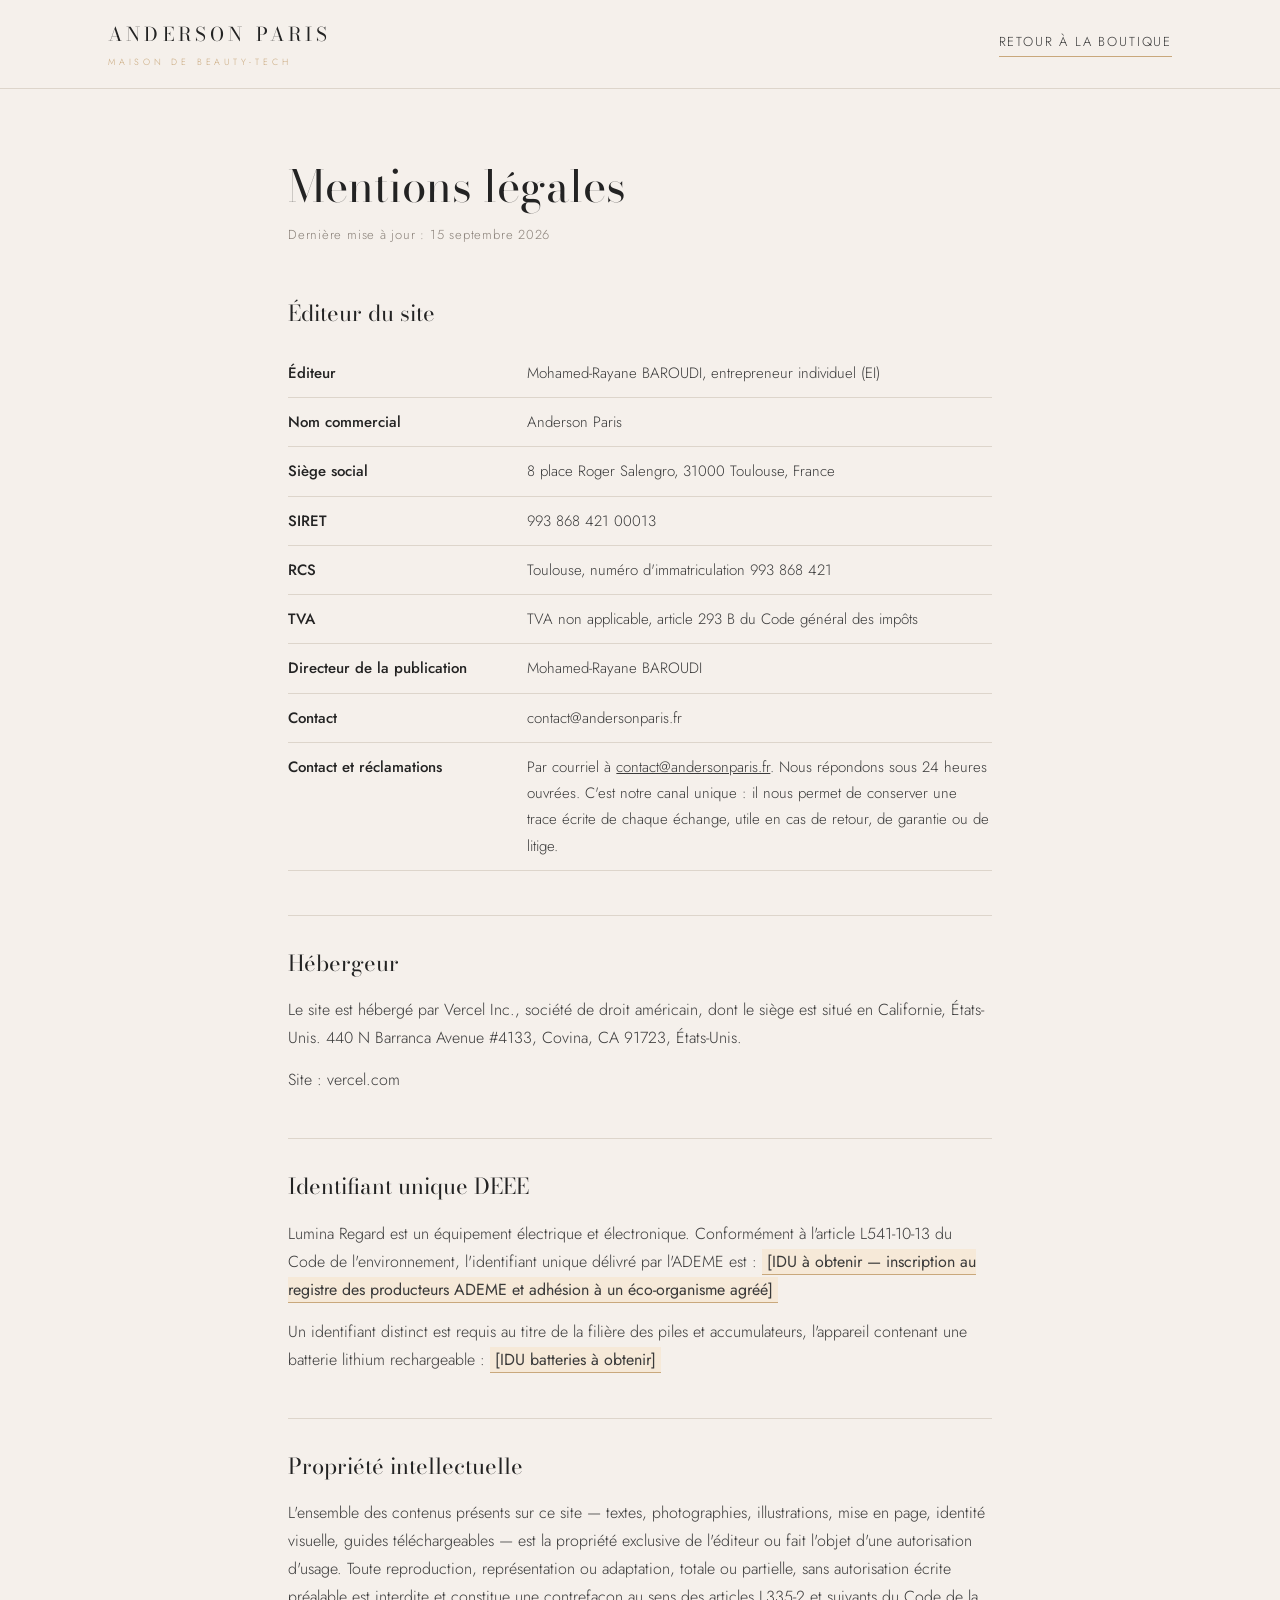
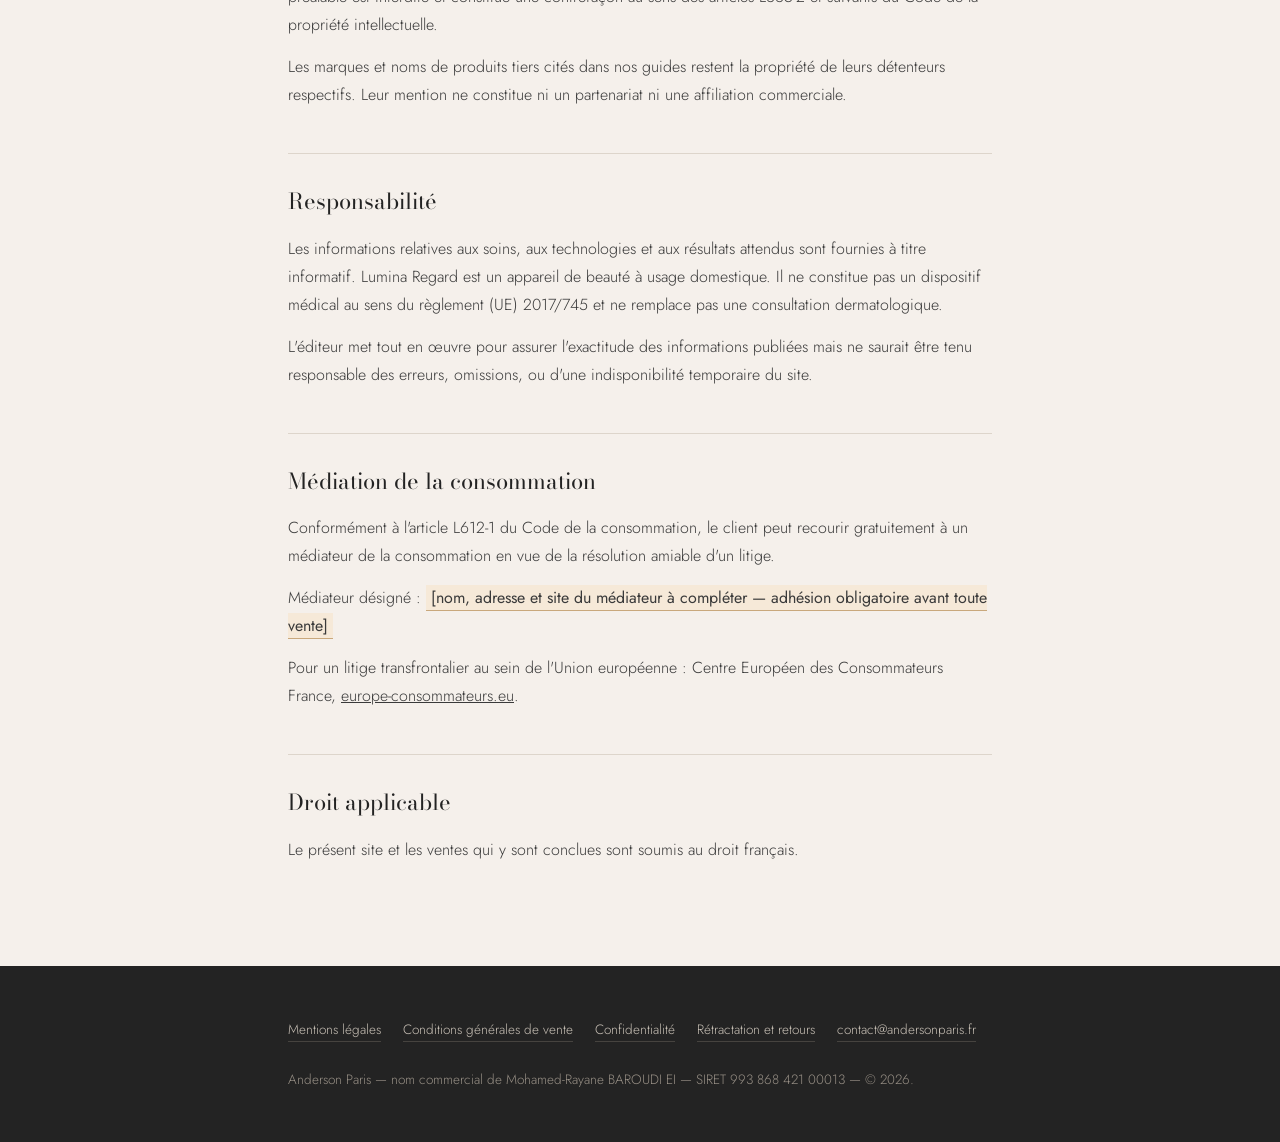
<file: mentions-legales.html>
<!DOCTYPE html>
<html lang="fr">
<head>
<meta charset="utf-8">
<meta name="viewport" content="width=device-width, initial-scale=1">
<meta name="robots" content="noindex">
<title>Mentions légales — Anderson Paris</title>
<link rel="canonical" href="https://www.andersonparis.fr/mentions-legales">
<link rel="preload" as="font" type="font/woff2" href="/polices/bodoni-moda-latin.woff2" crossorigin>
<link rel="preload" as="font" type="font/woff2" href="/polices/jost-latin.woff2" crossorigin>
<link rel="stylesheet" href="/polices/polices.css">
<link rel="stylesheet" href="/style.css">
</head>
<body>
<header><div class="bar">
<a class="marque" href="/">Anderson Paris<span>Maison de beauty-tech</span></a>
<a class="retour" href="/">Retour à la boutique</a>
</div></header>
<main><div class="wrap">
<h1>Mentions légales</h1>
<p class="maj">Dernière mise à jour : 15 septembre 2026</p>

<h2 style="border-top:none;padding-top:0">Éditeur du site</h2>
<table>
<tr><th>Éditeur</th><td>Mohamed-Rayane BAROUDI, entrepreneur individuel (EI)</td></tr>
<tr><th>Nom commercial</th><td>Anderson Paris</td></tr>
<tr><th>Siège social</th><td>8 place Roger Salengro, 31000 Toulouse, France</td></tr>
<tr><th>SIRET</th><td>993 868 421 00013</td></tr>
<tr><th>RCS</th><td>Toulouse, numéro d'immatriculation 993 868 421</td></tr>
<tr><th>TVA</th><td>TVA non applicable, article 293 B du Code général des impôts</td></tr>
<tr><th>Directeur de la publication</th><td>Mohamed-Rayane BAROUDI</td></tr>
<tr><th>Contact</th><td>contact@andersonparis.fr</td></tr>
<tr><th>Contact et réclamations</th><td>Par courriel à <a href="mailto:contact@andersonparis.fr">contact@andersonparis.fr</a>. Nous répondons sous 24 heures ouvrées. C'est notre canal unique : il nous permet de conserver une trace écrite de chaque échange, utile en cas de retour, de garantie ou de litige.</td></tr>
</table>

<h2>Hébergeur</h2>
<p>Le site est hébergé par Vercel Inc., société de droit américain, dont le siège est situé en Californie, États-Unis. 440 N Barranca Avenue #4133, Covina, CA 91723, États-Unis.</p>
<p>Site : vercel.com</p>

<h2>Identifiant unique DEEE</h2>
<p>Lumina Regard est un équipement électrique et électronique. Conformément à l'article L541-10-13 du Code de l'environnement, l'identifiant unique délivré par l'ADEME est : <span class="aremplir">[IDU à obtenir — inscription au registre des producteurs ADEME et adhésion à un éco-organisme agréé]</span></p>
<p>Un identifiant distinct est requis au titre de la filière des piles et accumulateurs, l'appareil contenant une batterie lithium rechargeable : <span class="aremplir">[IDU batteries à obtenir]</span></p>

<h2>Propriété intellectuelle</h2>
<p>L'ensemble des contenus présents sur ce site — textes, photographies, illustrations, mise en page, identité visuelle, guides téléchargeables — est la propriété exclusive de l'éditeur ou fait l'objet d'une autorisation d'usage. Toute reproduction, représentation ou adaptation, totale ou partielle, sans autorisation écrite préalable est interdite et constitue une contrefaçon au sens des articles L335-2 et suivants du Code de la propriété intellectuelle.</p>
<p>Les marques et noms de produits tiers cités dans nos guides restent la propriété de leurs détenteurs respectifs. Leur mention ne constitue ni un partenariat ni une affiliation commerciale.</p>

<h2>Responsabilité</h2>
<p>Les informations relatives aux soins, aux technologies et aux résultats attendus sont fournies à titre informatif. Lumina Regard est un appareil de beauté à usage domestique. Il ne constitue pas un dispositif médical au sens du règlement (UE) 2017/745 et ne remplace pas une consultation dermatologique.</p>
<p>L'éditeur met tout en œuvre pour assurer l'exactitude des informations publiées mais ne saurait être tenu responsable des erreurs, omissions, ou d'une indisponibilité temporaire du site.</p>

<h2>Médiation de la consommation</h2>
<p>Conformément à l'article L612-1 du Code de la consommation, le client peut recourir gratuitement à un médiateur de la consommation en vue de la résolution amiable d'un litige.</p>
<p>Médiateur désigné : <span class="aremplir">[nom, adresse et site du médiateur à compléter — adhésion obligatoire avant toute vente]</span></p>
<p>Pour un litige transfrontalier au sein de l'Union européenne : Centre Européen des Consommateurs France, <a href="https://www.europe-consommateurs.eu">europe-consommateurs.eu</a>.</p>

<h2>Droit applicable</h2>
<p>Le présent site et les ventes qui y sont conclues sont soumis au droit français.</p>
</div></main>
<footer><div class="wrap">
<div class="fnav">
<a href="/mentions-legales">Mentions légales</a>
<a href="/cgv">Conditions générales de vente</a>
<a href="/confidentialite">Confidentialité</a>
<a href="/retractation">Rétractation et retours</a>
<a href="mailto:contact@andersonparis.fr">contact@andersonparis.fr</a>
</div>
<p>Anderson Paris — nom commercial de Mohamed-Rayane BAROUDI EI — SIRET 993 868 421 00013 — © 2026.</p>
</div></footer>
</body></html>
</file>
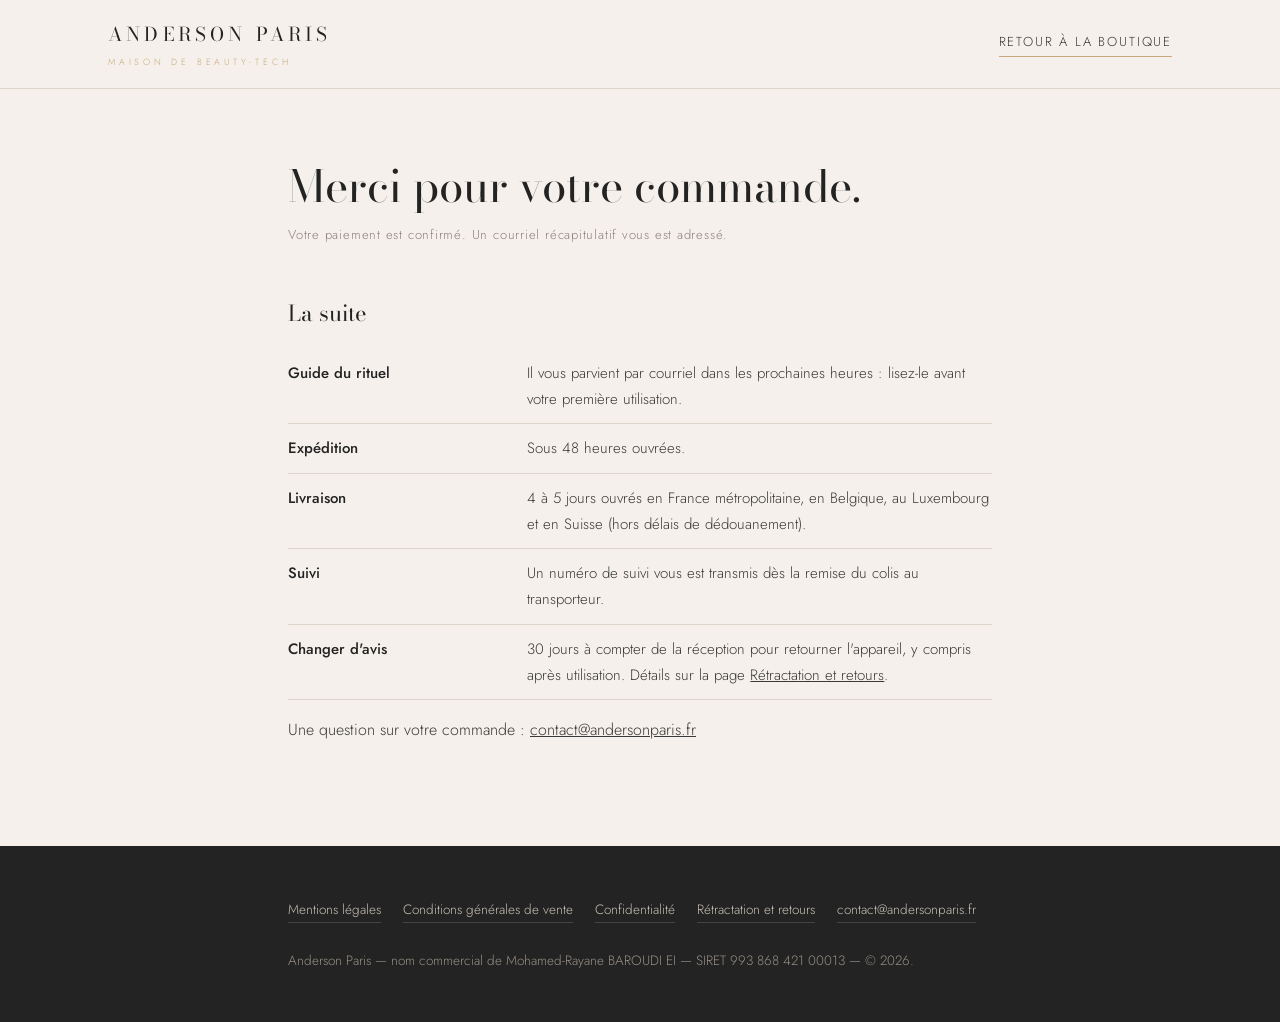
<file: merci.html>
<!DOCTYPE html>
<html lang="fr">
<head>
<meta charset="utf-8">
<meta name="viewport" content="width=device-width, initial-scale=1">
<meta name="robots" content="noindex">
<title>Merci pour votre commande — Anderson Paris</title>
<link rel="icon" type="image/png" href="/images/favicon.png">
<link rel="preload" as="font" type="font/woff2" href="/polices/bodoni-moda-latin.woff2" crossorigin>
<link rel="preload" as="font" type="font/woff2" href="/polices/jost-latin.woff2" crossorigin>
<link rel="stylesheet" href="/polices/polices.css">
<link rel="stylesheet" href="/style.css">
</head>
<body>
<header><div class="bar">
<a class="marque" href="/">Anderson Paris<span>Maison de beauty-tech</span></a>
<a class="retour" href="/">Retour à la boutique</a>
</div></header>
<main><div class="wrap">
<h1>Merci pour votre commande.</h1>
<p class="maj">Votre paiement est confirmé. Un courriel récapitulatif vous est adressé.</p>

<h2 style="border-top:none;padding-top:0">La suite</h2>
<table>
<tr><th>Guide du rituel</th><td>Il vous parvient par courriel dans les prochaines heures : lisez-le avant votre première utilisation.</td></tr>
<tr><th>Expédition</th><td>Sous 48 heures ouvrées.</td></tr>
<tr><th>Livraison</th><td>4 à 5 jours ouvrés en France métropolitaine, en Belgique, au Luxembourg et en Suisse (hors délais de dédouanement).</td></tr>
<tr><th>Suivi</th><td>Un numéro de suivi vous est transmis dès la remise du colis au transporteur.</td></tr>
<tr><th>Changer d'avis</th><td>30 jours à compter de la réception pour retourner l'appareil, y compris après utilisation. Détails sur la page <a href="/retractation">Rétractation et retours</a>.</td></tr>
</table>
<p>Une question sur votre commande : <a href="mailto:contact@andersonparis.fr">contact@andersonparis.fr</a></p>
</div></main>
<footer><div class="wrap">
<div class="fnav">
<a href="/mentions-legales">Mentions légales</a>
<a href="/cgv">Conditions générales de vente</a>
<a href="/confidentialite">Confidentialité</a>
<a href="/retractation">Rétractation et retours</a>
<a href="mailto:contact@andersonparis.fr">contact@andersonparis.fr</a>
</div>
<p>Anderson Paris — nom commercial de Mohamed-Rayane BAROUDI EI — SIRET 993 868 421 00013 — © 2026.</p>
</div></footer>
<script src="/suivi.js"></script>
<script>
// Stripe renvoie ici après paiement : https://andersonparis.fr/merci?session_id={CHECKOUT_SESSION_ID}
(function(){
  var session = new URLSearchParams(location.search).get("session_id") || "";
  if(session) history.replaceState(null, "", "/merci");
  var c = Suivi.consentement();
  if(!c) return;
  Suivi.activer(c);
  if(!/^cs_(test|live)_[A-Za-z0-9]+$/.test(session)) return;
  var dejaComptees = [];
  try{ dejaComptees = JSON.parse(localStorage.getItem("ap-achats")) || []; }catch(e){}
  if(dejaComptees.indexOf(session) !== -1) return;
  dejaComptees.push(session);
  try{ localStorage.setItem("ap-achats", JSON.stringify(dejaComptees.slice(-20))); }catch(e){}
  // Meta reçoit l'achat par l'application Stripe : le renvoyer ici le compterait deux fois.
  Suivi.evenement(null, "purchase", session);
})();
</script>
</body></html>
</file>
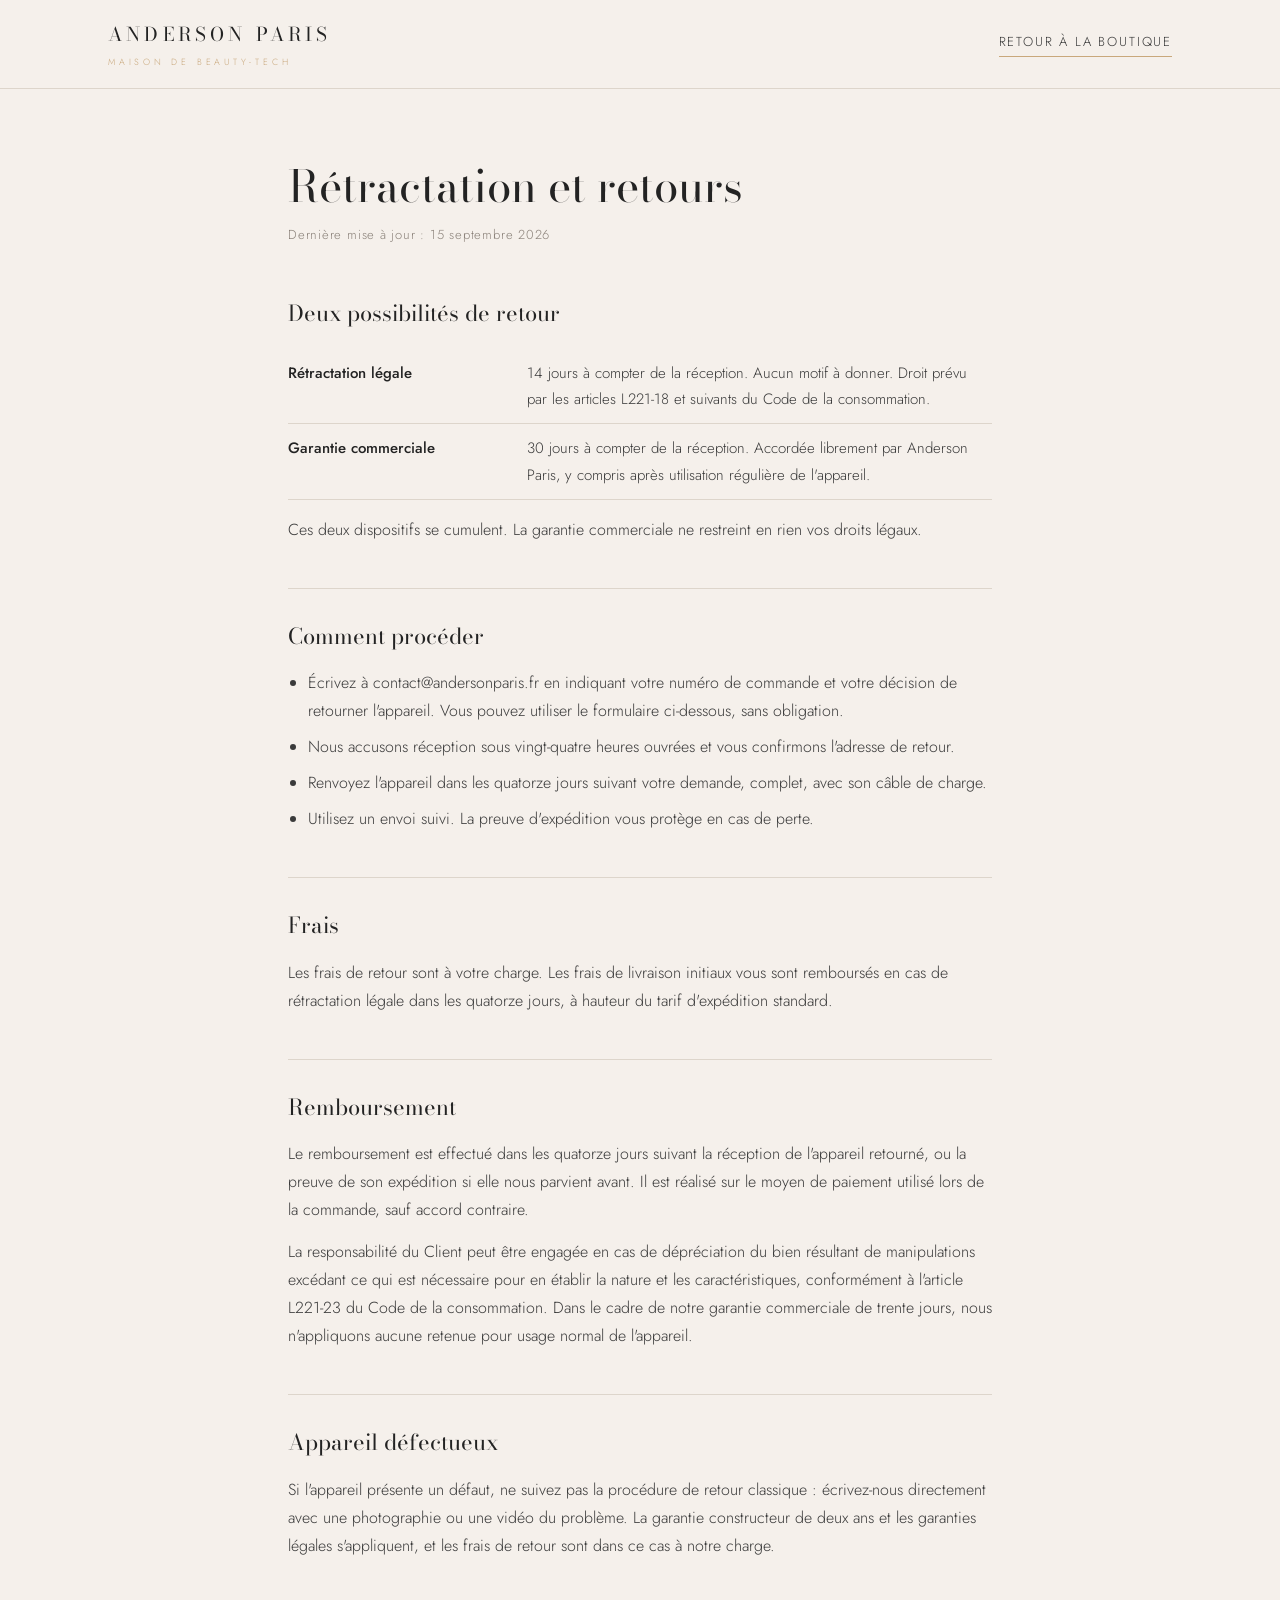
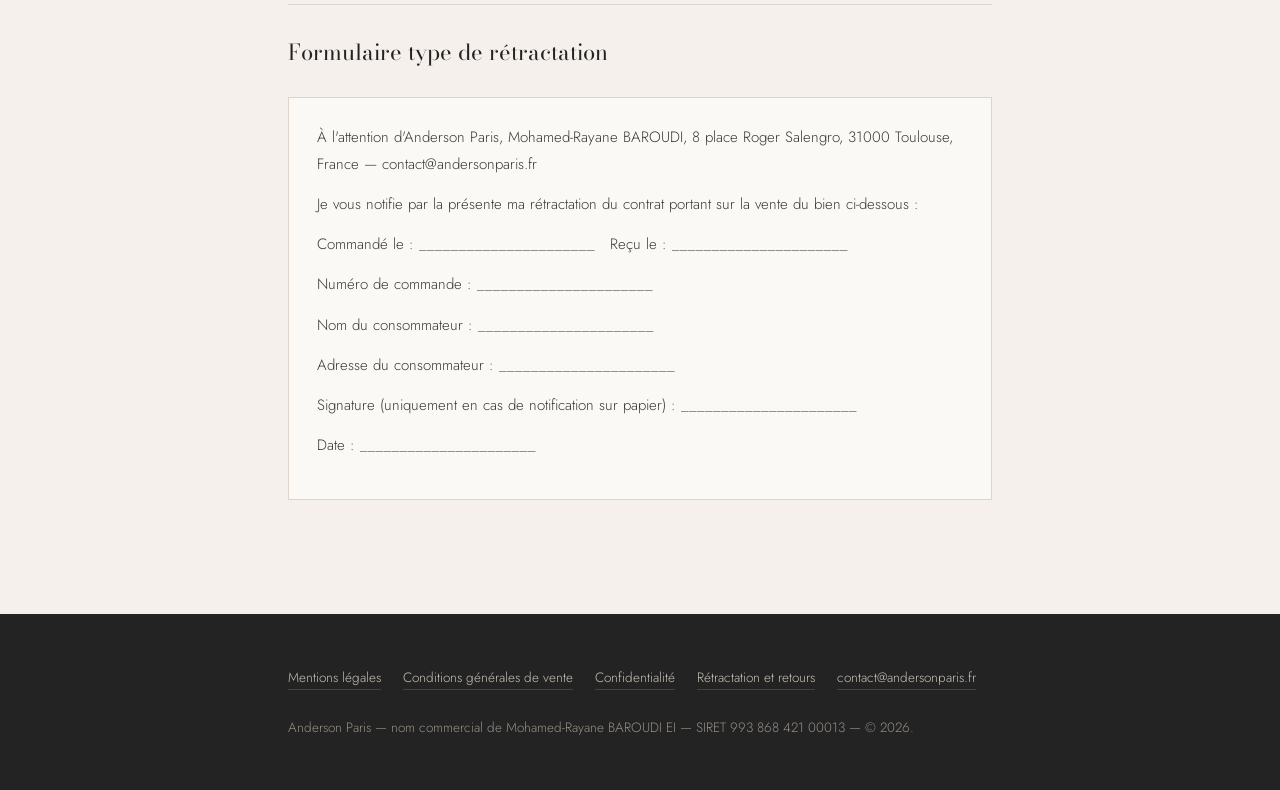
<file: retractation.html>
<!DOCTYPE html>
<html lang="fr">
<head>
<meta charset="utf-8">
<meta name="viewport" content="width=device-width, initial-scale=1">
<meta name="robots" content="noindex">
<title>Rétractation et retours — Anderson Paris</title>
<link rel="canonical" href="https://www.andersonparis.fr/retractation">
<link rel="preload" as="font" type="font/woff2" href="/polices/bodoni-moda-latin.woff2" crossorigin>
<link rel="preload" as="font" type="font/woff2" href="/polices/jost-latin.woff2" crossorigin>
<link rel="stylesheet" href="/polices/polices.css">
<link rel="stylesheet" href="/style.css">
</head>
<body>
<header><div class="bar">
<a class="marque" href="/">Anderson Paris<span>Maison de beauty-tech</span></a>
<a class="retour" href="/">Retour à la boutique</a>
</div></header>
<main><div class="wrap">
<h1>Rétractation et retours</h1>
<p class="maj">Dernière mise à jour : 15 septembre 2026</p>

<h2 style="border-top:none;padding-top:0">Deux possibilités de retour</h2>
<table>
<tr><th>Rétractation légale</th><td>14 jours à compter de la réception. Aucun motif à donner. Droit prévu par les articles L221-18 et suivants du Code de la consommation.</td></tr>
<tr><th>Garantie commerciale</th><td>30 jours à compter de la réception. Accordée librement par Anderson Paris, y compris après utilisation régulière de l'appareil.</td></tr>
</table>
<p>Ces deux dispositifs se cumulent. La garantie commerciale ne restreint en rien vos droits légaux.</p>

<h2>Comment procéder</h2>
<ul>
<li>Écrivez à contact@andersonparis.fr en indiquant votre numéro de commande et votre décision de retourner l'appareil. Vous pouvez utiliser le formulaire ci-dessous, sans obligation.</li>
<li>Nous accusons réception sous vingt-quatre heures ouvrées et vous confirmons l'adresse de retour.</li>
<li>Renvoyez l'appareil dans les quatorze jours suivant votre demande, complet, avec son câble de charge.</li>
<li>Utilisez un envoi suivi. La preuve d'expédition vous protège en cas de perte.</li>
</ul>

<h2>Frais</h2>
<p>Les frais de retour sont à votre charge. Les frais de livraison initiaux vous sont remboursés en cas de rétractation légale dans les quatorze jours, à hauteur du tarif d'expédition standard.</p>

<h2>Remboursement</h2>
<p>Le remboursement est effectué dans les quatorze jours suivant la réception de l'appareil retourné, ou la preuve de son expédition si elle nous parvient avant. Il est réalisé sur le moyen de paiement utilisé lors de la commande, sauf accord contraire.</p>
<p>La responsabilité du Client peut être engagée en cas de dépréciation du bien résultant de manipulations excédant ce qui est nécessaire pour en établir la nature et les caractéristiques, conformément à l'article L221-23 du Code de la consommation. Dans le cadre de notre garantie commerciale de trente jours, nous n'appliquons aucune retenue pour usage normal de l'appareil.</p>

<h2>Appareil défectueux</h2>
<p>Si l'appareil présente un défaut, ne suivez pas la procédure de retour classique : écrivez-nous directement avec une photographie ou une vidéo du problème. La garantie constructeur de deux ans et les garanties légales s'appliquent, et les frais de retour sont dans ce cas à notre charge.</p>

<h2>Formulaire type de rétractation</h2>
<div class="encadre">
<p>À l'attention d'Anderson Paris, Mohamed-Rayane BAROUDI, 8 place Roger Salengro, 31000 Toulouse, France — contact@andersonparis.fr</p>
<p>Je vous notifie par la présente ma rétractation du contrat portant sur la vente du bien ci-dessous :</p>
<p>Commandé le : ______________________ &nbsp; Reçu le : ______________________</p>
<p>Numéro de commande : ______________________</p>
<p>Nom du consommateur : ______________________</p>
<p>Adresse du consommateur : ______________________</p>
<p>Signature (uniquement en cas de notification sur papier) : ______________________</p>
<p>Date : ______________________</p>
</div>
</div></main>
<footer><div class="wrap">
<div class="fnav">
<a href="/mentions-legales">Mentions légales</a>
<a href="/cgv">Conditions générales de vente</a>
<a href="/confidentialite">Confidentialité</a>
<a href="/retractation">Rétractation et retours</a>
<a href="mailto:contact@andersonparis.fr">contact@andersonparis.fr</a>
</div>
<p>Anderson Paris — nom commercial de Mohamed-Rayane BAROUDI EI — SIRET 993 868 421 00013 — © 2026.</p>
</div></footer>
</body></html>
</file>
<file: polices/polices.css>
/* Polices servies depuis andersonparis.fr : aucune adresse IP de visiteuse
   ne part chez Google LLC au chargement de la page.
   Sous-ensembles latin et latin-ext des fichiers variables Bodoni Moda v28 et Jost v20,
   récupérés sur fonts.gstatic.com. Licence SIL Open Font License 1.1. */

/* Bodoni Moda — titres */
@font-face {
  font-family: "Bodoni Moda";
  font-style: normal;
  font-weight: 400;
  font-display: swap;
  src: url(/polices/bodoni-moda-latin-ext.woff2) format("woff2");
  unicode-range: U+0100-02BA, U+02BD-02C5, U+02C7-02CC, U+02CE-02D7, U+02DD-02FF, U+0304, U+0308, U+0329, U+1D00-1DBF, U+1E00-1E9F, U+1EF2-1EFF, U+2020, U+20A0-20AB, U+20AD-20C0, U+2113, U+2C60-2C7F, U+A720-A7FF;
}
@font-face {
  font-family: "Bodoni Moda";
  font-style: normal;
  font-weight: 400;
  font-display: swap;
  src: url(/polices/bodoni-moda-latin.woff2) format("woff2");
  unicode-range: U+0000-00FF, U+0131, U+0152-0153, U+02BB-02BC, U+02C6, U+02DA, U+02DC, U+0304, U+0308, U+0329, U+2000-206F, U+20AC, U+2122, U+2191, U+2193, U+2212, U+2215, U+FEFF, U+FFFD;
}
@font-face {
  font-family: "Bodoni Moda";
  font-style: normal;
  font-weight: 500;
  font-display: swap;
  src: url(/polices/bodoni-moda-latin-ext.woff2) format("woff2");
  unicode-range: U+0100-02BA, U+02BD-02C5, U+02C7-02CC, U+02CE-02D7, U+02DD-02FF, U+0304, U+0308, U+0329, U+1D00-1DBF, U+1E00-1E9F, U+1EF2-1EFF, U+2020, U+20A0-20AB, U+20AD-20C0, U+2113, U+2C60-2C7F, U+A720-A7FF;
}
@font-face {
  font-family: "Bodoni Moda";
  font-style: normal;
  font-weight: 500;
  font-display: swap;
  src: url(/polices/bodoni-moda-latin.woff2) format("woff2");
  unicode-range: U+0000-00FF, U+0131, U+0152-0153, U+02BB-02BC, U+02C6, U+02DA, U+02DC, U+0304, U+0308, U+0329, U+2000-206F, U+20AC, U+2122, U+2191, U+2193, U+2212, U+2215, U+FEFF, U+FFFD;
}

/* Jost — texte courant */
@font-face {
  font-family: "Jost";
  font-style: normal;
  font-weight: 300;
  font-display: swap;
  src: url(/polices/jost-latin-ext.woff2) format("woff2");
  unicode-range: U+0100-02BA, U+02BD-02C5, U+02C7-02CC, U+02CE-02D7, U+02DD-02FF, U+0304, U+0308, U+0329, U+1D00-1DBF, U+1E00-1E9F, U+1EF2-1EFF, U+2020, U+20A0-20AB, U+20AD-20C0, U+2113, U+2C60-2C7F, U+A720-A7FF;
}
@font-face {
  font-family: "Jost";
  font-style: normal;
  font-weight: 300;
  font-display: swap;
  src: url(/polices/jost-latin.woff2) format("woff2");
  unicode-range: U+0000-00FF, U+0131, U+0152-0153, U+02BB-02BC, U+02C6, U+02DA, U+02DC, U+0304, U+0308, U+0329, U+2000-206F, U+20AC, U+2122, U+2191, U+2193, U+2212, U+2215, U+FEFF, U+FFFD;
}
@font-face {
  font-family: "Jost";
  font-style: normal;
  font-weight: 400;
  font-display: swap;
  src: url(/polices/jost-latin-ext.woff2) format("woff2");
  unicode-range: U+0100-02BA, U+02BD-02C5, U+02C7-02CC, U+02CE-02D7, U+02DD-02FF, U+0304, U+0308, U+0329, U+1D00-1DBF, U+1E00-1E9F, U+1EF2-1EFF, U+2020, U+20A0-20AB, U+20AD-20C0, U+2113, U+2C60-2C7F, U+A720-A7FF;
}
@font-face {
  font-family: "Jost";
  font-style: normal;
  font-weight: 400;
  font-display: swap;
  src: url(/polices/jost-latin.woff2) format("woff2");
  unicode-range: U+0000-00FF, U+0131, U+0152-0153, U+02BB-02BC, U+02C6, U+02DA, U+02DC, U+0304, U+0308, U+0329, U+2000-206F, U+20AC, U+2122, U+2191, U+2193, U+2212, U+2215, U+FEFF, U+FFFD;
}
@font-face {
  font-family: "Jost";
  font-style: normal;
  font-weight: 500;
  font-display: swap;
  src: url(/polices/jost-latin-ext.woff2) format("woff2");
  unicode-range: U+0100-02BA, U+02BD-02C5, U+02C7-02CC, U+02CE-02D7, U+02DD-02FF, U+0304, U+0308, U+0329, U+1D00-1DBF, U+1E00-1E9F, U+1EF2-1EFF, U+2020, U+20A0-20AB, U+20AD-20C0, U+2113, U+2C60-2C7F, U+A720-A7FF;
}
@font-face {
  font-family: "Jost";
  font-style: normal;
  font-weight: 500;
  font-display: swap;
  src: url(/polices/jost-latin.woff2) format("woff2");
  unicode-range: U+0000-00FF, U+0131, U+0152-0153, U+02BB-02BC, U+02C6, U+02DA, U+02DC, U+0304, U+0308, U+0329, U+2000-206F, U+20AC, U+2122, U+2191, U+2193, U+2212, U+2215, U+FEFF, U+FFFD;
}
</file>
<file: style.css>
:root{--albatre:#F5F0EB;--papier:#FBF9F6;--rose:#C9A87C;--anthracite:#3A3A3A;--encre:#232323;--ligne:#DDD5CB;--serif:"Bodoni Moda",Georgia,serif;--sans:"Jost",-apple-system,Helvetica,Arial,sans-serif}
*{box-sizing:border-box;margin:0;padding:0}
body{background:var(--albatre);color:var(--anthracite);font-family:var(--sans);font-weight:300;font-size:16px;line-height:1.75;-webkit-font-smoothing:antialiased}
.wrap{max-width:760px;margin:0 auto;padding:0 28px}
header{border-bottom:1px solid var(--ligne);background:var(--albatre)}
.bar{display:flex;align-items:center;justify-content:space-between;padding:18px 28px;max-width:1120px;margin:0 auto}
.marque{font-family:var(--serif);font-size:19px;letter-spacing:.22em;text-transform:uppercase;color:var(--encre);text-decoration:none}
.marque span{display:block;font-family:var(--sans);font-size:9px;letter-spacing:.42em;color:var(--rose);margin-top:3px}
.retour{font-size:13px;letter-spacing:.14em;text-transform:uppercase;color:var(--anthracite);text-decoration:none;border-bottom:1px solid var(--rose);padding-bottom:3px}
.retour:hover{color:var(--rose)}
main{padding:72px 0 88px}
h1{font-family:var(--serif);font-weight:400;font-size:clamp(30px,4.4vw,44px);line-height:1.15;color:var(--encre);margin-bottom:12px}
.maj{font-size:13px;color:#8A8179;letter-spacing:.06em;margin-bottom:48px}
h2{font-family:var(--serif);font-weight:400;font-size:22px;color:var(--encre);margin:44px 0 14px;padding-top:28px;border-top:1px solid var(--ligne)}
h3{font-size:16px;font-weight:500;color:var(--encre);margin:24px 0 8px}
p{margin-bottom:14px}
ul,ol{margin:0 0 16px 20px}
li{margin-bottom:8px}
a{color:var(--anthracite)}
a:focus-visible{outline:2px solid var(--rose);outline-offset:3px}
table{width:100%;border-collapse:collapse;margin:16px 0;font-size:15px}
td,th{border-bottom:1px solid var(--ligne);padding:11px 0;text-align:left;vertical-align:top}
th{font-weight:500;color:var(--encre);width:34%}
.encadre{background:var(--papier);border:1px solid var(--ligne);padding:26px 28px;margin:26px 0;font-size:15px}
.aremplir{background:#F6E9D8;border-bottom:1px solid var(--rose);padding:1px 5px;font-weight:400}
footer{background:var(--encre);color:#989086;padding:52px 0 36px;font-size:13.5px}
footer a{color:#C8C0B6;text-decoration:none;border-bottom:1px solid #46433F}
footer a:hover{color:var(--rose)}
.fnav{display:flex;flex-wrap:wrap;gap:22px;margin-bottom:26px}
.cases{list-style:none;margin-left:0}
.case{display:inline-block;width:16px;height:16px;border:1px solid var(--anthracite);vertical-align:-3px;margin-right:10px}
.defile{overflow-x:auto}
.grille th,.grille td{width:auto;text-align:center;padding:10px 6px}
.grille th:first-child,.grille td:first-child{text-align:left;min-width:150px}
.grille .case{margin-right:0}
.ligne-ecrire{border-bottom:1px solid var(--anthracite);height:34px;margin-bottom:8px}
.rappel-produit{border-top:1px solid var(--ligne);border-bottom:1px solid var(--ligne);padding:34px 0;margin:48px 0 8px}
.rappel-produit h2{border-top:none;padding-top:0;margin-top:0}
.rappel-produit p{max-width:62ch}
.rappel-produit .prix{font-family:var(--serif);font-size:26px;margin:14px 0 18px}
.rappel-produit .bouton{display:inline-block;background:var(--encre);color:var(--papier);padding:15px 32px;text-decoration:none;font-family:var(--sans);font-size:15px;letter-spacing:.08em;text-transform:uppercase}
.rappel-produit .bouton:hover{background:var(--anthracite)}
.rappel-produit .mentions{font-size:14px;color:var(--anthracite);margin-top:14px}
@media print{.rappel-produit{display:none}header,footer{display:none}body{background:none}main{padding:0}}
</file>
